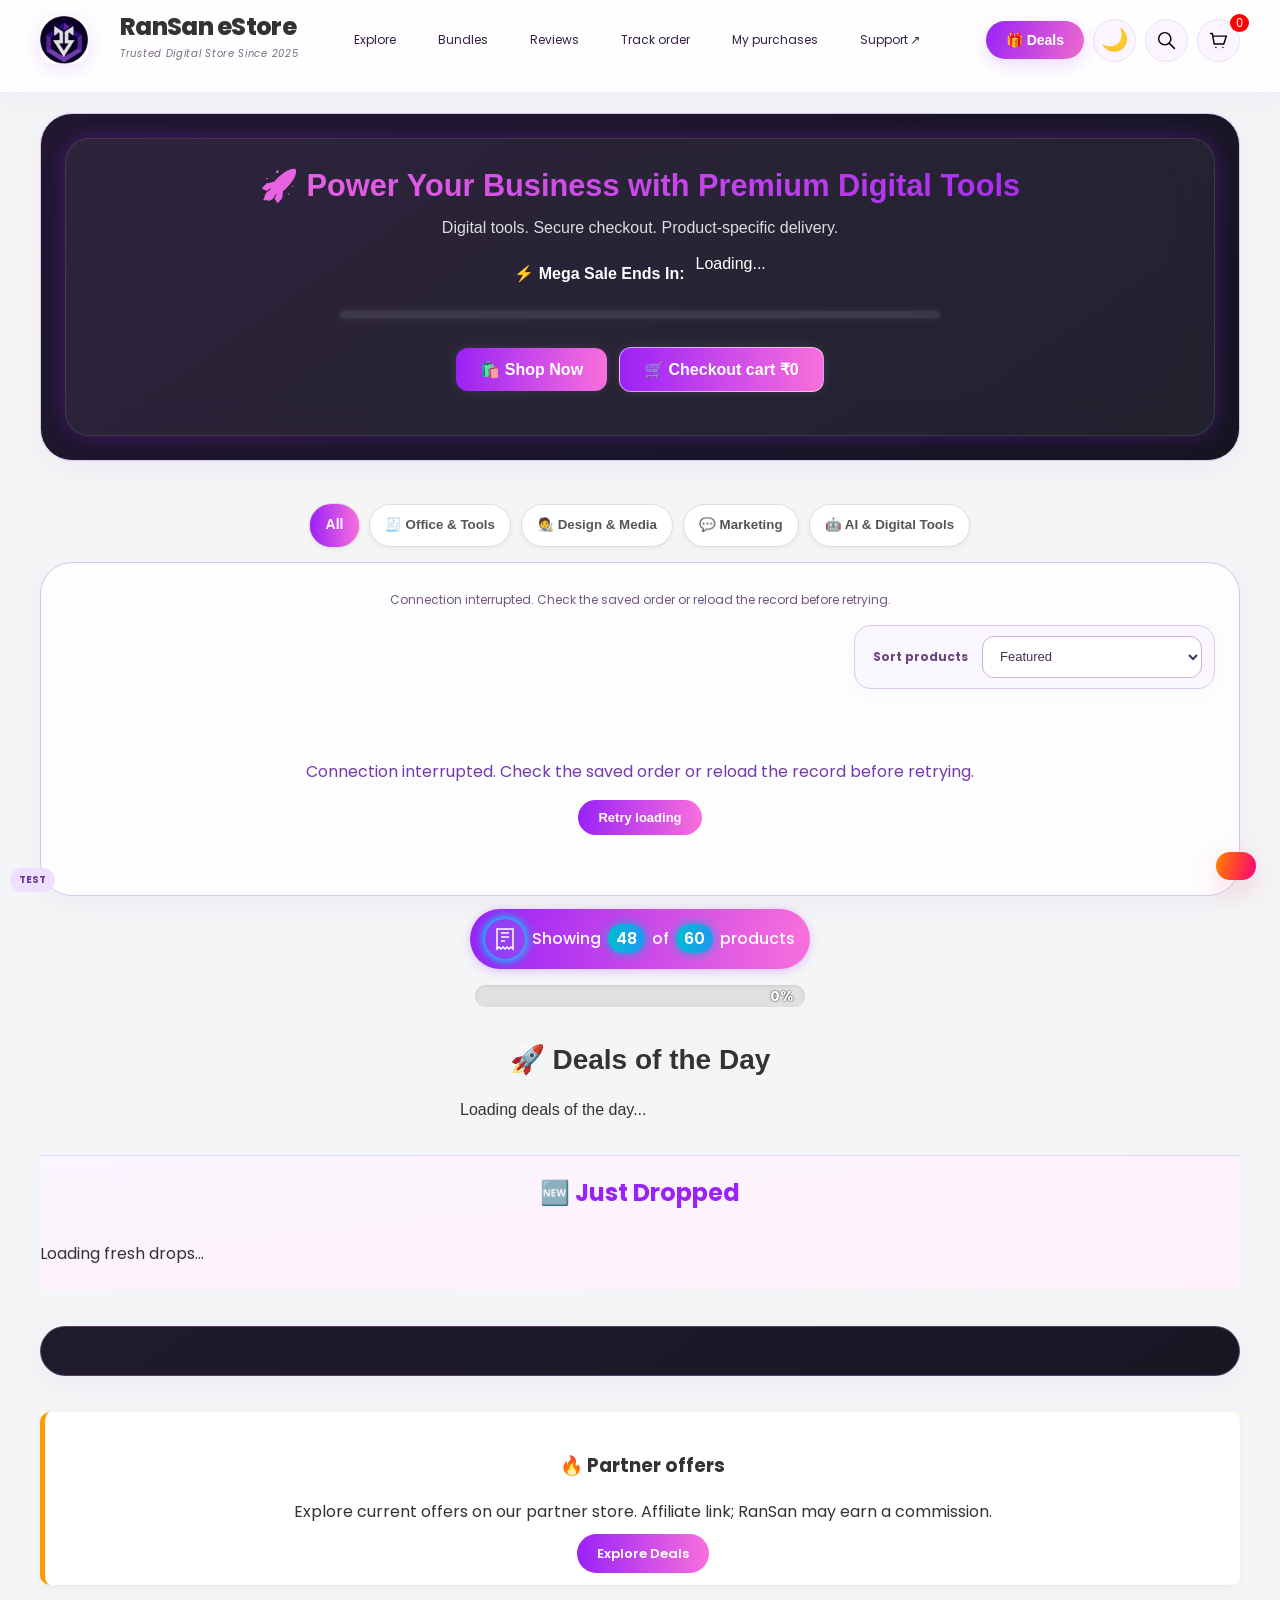
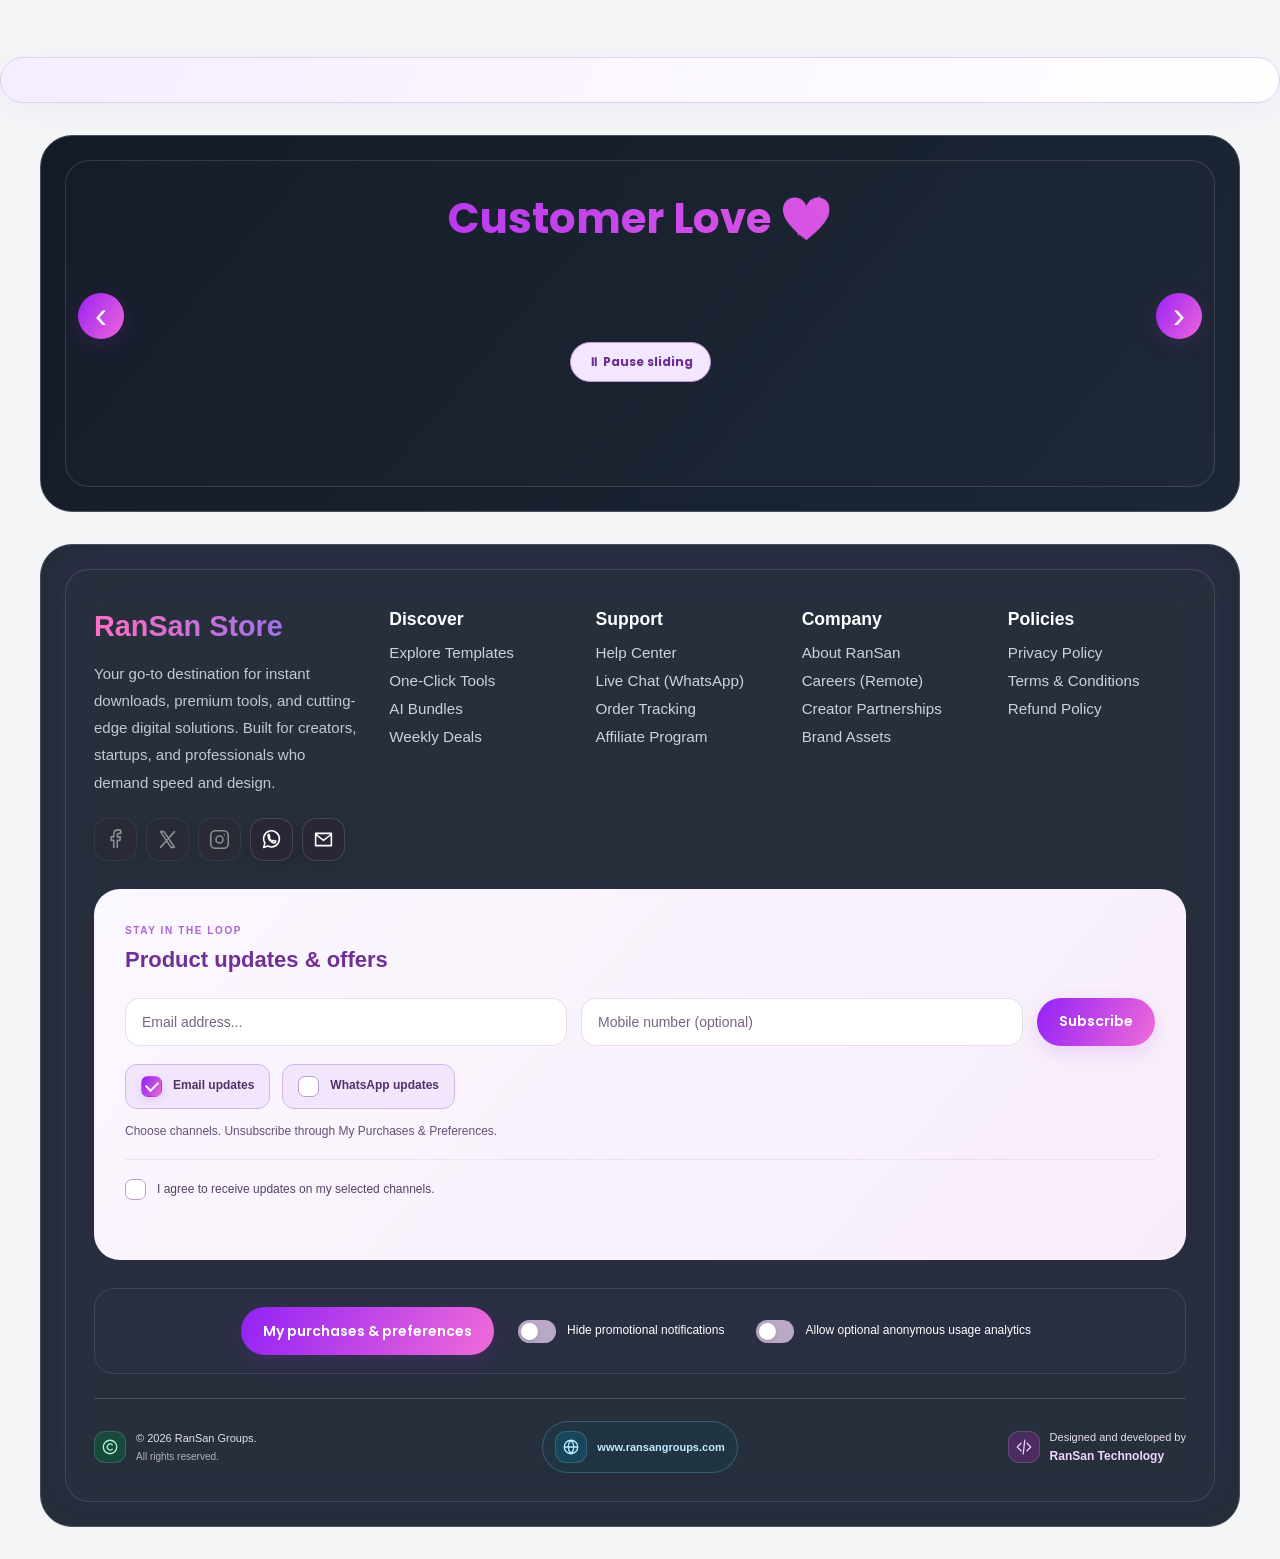
<file: index.html>
<!DOCTYPE html>
<html lang="en">

<head>
  <meta charset="UTF-8" />
  <meta name="viewport" content="width=device-width, initial-scale=1.0, viewport-fit=cover" />
  <meta name="description"
    content="RanSan Groups eStore – Best digital products and deals online. Limited-time offers!">
  <meta name="keywords" content="RanSan, eStore, digital products, best deals, offers">
  <meta name="author" content="RanSan Groups">
  <title>RanSan Groups eStore</title><meta name="theme-color" content="#9a22f6">
  <link rel="stylesheet" href="assets/estore/estore-bundle-1-v25.css?v=25.0.0">
  
  
  <link rel="stylesheet" href="https://cdnjs.cloudflare.com/ajax/libs/font-awesome/6.4.0/css/all.min.css">
  

  <link rel="icon" type="image/png" href="assets/estore/RanSan_Logo_small.png">
  <link href="https://fonts.googleapis.com/css2?family=Poppins:wght@400;600&display=swap" rel="stylesheet">
  
  
  

  


  <link rel="stylesheet" href="assets/estore/estore-bundle-2-v25.css?v=25.0.0">
  

  
  <meta property="og:title" content="RanSan Groups eStore – Digital Deals & Offers" />
  <meta property="og:description"
    content="Explore premium digital products, instant delivery & limited-time discounts!" />
  <meta property="og:image" content="https://www.ransangroups.com/assets/estore/social-share.jpg" />
  <meta property="og:url" content="https://www.ransangroups.com/estore" />
  <meta property="og:type" content="website" />

  
  <meta name="twitter:card" content="summary_large_image" />
  <meta name="twitter:title" content="RanSan Groups eStore – Digital Deals & Offers" />
  <meta name="twitter:description" content="Shop the best digital products & save big at RanSan eStore." />
  <meta name="twitter:image" content="https://www.ransangroups.com/assets/estore/social-share.jpg" />




  <style>
    html {
      scroll-behavior: smooth;
    }


    .buy-btn {
      background: linear-gradient(to right, #9a22f6, #f96fdc);
      color: #fff;
      padding: 10px 20px;
      border-radius: 30px;
      border: none;
      font-weight: 600;
      cursor: pointer;
      transition: background 0.3s ease, transform 0.2s ease;
    }

    .buy-btn:hover {
      background: linear-gradient(45deg, #B833FF, #8224E3);
      transform: translateY(-2px);
      /* ✅ Subtle hover effect */
      box-shadow: 0 4px 12px rgba(0, 0, 0, 0.15);
    }

    #order-processing-overlay {
      position: fixed;
      top: 0;
      left: 0;
      width: 100%;
      height: 100%;
      background: rgba(0, 0, 0, 0.8);
      color: #fff;
      display: flex;
      flex-direction: column;
      justify-content: center;
      align-items: center;
      z-index: 9999;
      font-size: 22px;
      font-family: Poppins, sans-serif;
    }

    @media only screen and (max-width: 769px) {

      .purchase-alert,
      #recent-purchase-popup {
        display: none !important;
        visibility: hidden !important;
        opacity: 0 !important;
        height: 0 !important;
        margin: 0 !important;
        pointer-events: none !important;
      }
    }
  </style>

<link rel="stylesheet" href="assets/estore/estore-bundle-3-v25.css?v=25.0.0"><script src="assets/estore/config.js?v=25.0.0" defer></script><script src="assets/estore/rs-environment.js?v=25.0.0" defer></script><script src="assets/estore/rs-experience.js?v=25.0.0" defer></script><script src="assets/estore/rs-core.js?v=25.0.0" defer></script><script src="assets/estore/rs-format.js?v=25.0.0" defer></script><script src="assets/estore/rs-product-features.js?v=25.0.0" defer></script><script src="assets/estore/store-restored.js?v=25.0.0" defer></script><script src="assets/estore/mobile-shell-v24.js?v=25.0.0" defer></script><link rel="preconnect" href="https://checkout.razorpay.com" crossorigin><link rel="dns-prefetch" href="https://api.razorpay.com"></head>

<body class="rs-restored-store"><span class="rs-env" data-env></span>


  
  <header class="site-header" id="main-header">
    <div class="header-wrapper">
      <div class="header-left">
        <a class="rs-brand-home25" href="https://www.ransangroups.com" target="_blank" rel="noopener noreferrer" aria-label="RanSan Groups website (opens in a new tab)"><img src="assets/estore/RanSan_Logo_small.png" class="logo" alt="RanSan Logo" /></a>

        
        <div class="site-text-group">
          <a class="site-title rs-store-home25" href="#product-section" aria-label="Browse RanSan eStore">RanSan eStore</a>
          <p class="site-tagline">Trusted Digital Store Since 2025</p>
        </div>
      </div>

      <nav class="rs-header-links" aria-label="Store navigation"><a href="#product-section">Explore</a><a href="#comboX-offers">Bundles</a><a href="#customer-love">Reviews</a><button type="button" id="headerTrackOrder">Track order</button><a href="https://wa.me/918148610567" target="_blank" rel="noopener noreferrer">Support ↗</a></nav><div class="header-right"><button type="button" class="rs-mobile-menu21" aria-label="Store navigation menu" aria-expanded="false" aria-controls="rs-mobile-nav21"><svg viewBox="0 0 24 24" width="22" height="22" fill="none" stroke="currentColor" stroke-width="2" stroke-linecap="round" aria-hidden="true"><path d="M4 6h16M4 12h16M4 18h16"/></svg><span class="rs-sr21">Menu</span></button>

        
        <button id="offersToggleBtn" class="offers-toggle-btn">🎁 Deals</button>

        <button id="darkModeToggle" class="icon-btn" aria-label="Toggle store theme">🌙</button>

        <button class="icon-btn" aria-label="Search" id="searchToggle">🔍</button>

        <div id="searchBox" style="display:none;">
          <span id="rs-search-result21" class="rs-sr21" role="status" aria-live="polite"></span><input type="text" id="searchInput" placeholder="Search for products...">
        </div>

        <button class="icon-btn relative" aria-label="Open shopping cart" id="cartButton">
          🛒<span class="cart-badge" id="cart-count">0</span>
        </button>


      </div>
    </div>
  </header>




  
  <div class="hero-wrapper">

    <section class="hero-combo">
      
      <h1>🚀 Power Your Business with Premium Digital Tools</h1>
      <p>Digital tools. Secure checkout. Product-specific delivery.</p>

      <div class="hero-timer-row">
        <div class="hero-timer-label">⚡ Mega Sale Ends In:</div>
        <div class="hero-timer" id="mega-sale-timer">Loading...</div>
      </div>

      <div class="progress-container">
        <div class="progress-bar" id="mega-sale-progress"></div>
      </div>

      <a href="#product-section" id="rotating-cta" class="hero-cta cta-loop">🛍️ Shop Now</a><button id="hero-pay" class="hero-cta rs-hero-cart" type="button">🛒 Checkout cart <span id="hero-cart-total">₹0.00</span></button><p id="purchase-count" class="rs-purchase-count" role="status"></p>
    </section>
  </div>



  
  <aside id="offersPanel" class="offers-panel" aria-label="Deals and updates" aria-hidden="true"><button id="closeOffers" class="rs-icon" aria-label="Close deals">×</button><h3 class="offers-title">🔥 Deals &amp; offers</h3><div id="panelDeals"></div><section id="partnerOffers" class="rs-partner-section" aria-label="Partner offers"></section><hr><h4 class="offers-subtitle">Stay updated</h4><form id="offerForm"><input type="email" name="email" class="offer-input" placeholder="Email address" required aria-label="Email address"><input type="tel" name="phone" class="offer-input" placeholder="Mobile (optional)" aria-label="Mobile number"><label class="rs-consent"><input name="consent" type="checkbox" required> Send me product updates by email and, if supplied, WhatsApp.</label><button class="buy-btn" type="submit">Subscribe</button></form></aside>
<div class="category-nav-wrapper">

    
    <div class="category-tabs desktop-only">
      <button class="category-btn active" data-category="all">All</button>
      <button class="category-btn" data-category="office">🧾 Office & Tools</button>
      <button class="category-btn" data-category="design">🧑‍🎨 Design & Media</button>
      <button class="category-btn" data-category="marketing">💬 Marketing</button>
      <button class="category-btn" data-category="ai">🤖 AI & Digital Tools</button>
    </div>

    
    <div class="mobile-category-toggle mobile-only">
      <button id="toggleCategoryMenu" class="category-btn">☰ Categories</button>
    </div>

    
    <div id="mobileCategoryMenu" class="mobile-category-menu">
      <button class="category-btn" data-category="all">All</button>
      <button class="category-btn" data-category="office">🧾 Office & Tools</button>
      <button class="category-btn" data-category="design">🧑‍🎨 Design & Media</button>
      <button class="category-btn" data-category="marketing">💬 Marketing</button>
      <button class="category-btn" data-category="ai">🤖 AI & Digital Tools</button>
    </div>

  </div>

  <main id="product-section" class="rs-catalogue-container">
    <p id="catalogue-status" class="rs-catalogue-status" role="status" aria-live="polite"></p>
    <div id="productGrid" class="product-grid transition-all duration-300 opacity-100">
      
    </div>
  </main>

  <div id="observer-anchor" style="height: 1px;"></div>

  <div class="counter-wrapper">
    <div id="product-counter" class="product-counter-ui">
      <span class="icon-ring">
        <svg class="receipt-icon" viewBox="0 0 24 24" fill="none">
          <path d="M4 2V22L6 20L8 22L10 20L12 22L14 20L16 22L18 20L20 22V2H4Z" stroke="currentColor"
            stroke-width="1.5" />
          <line x1="8" y1="6" x2="16" y2="6" stroke="currentColor" stroke-width="1.5" />
          <line x1="8" y1="10" x2="16" y2="10" stroke="currentColor" stroke-width="1.5" />
          <line x1="8" y1="14" x2="12" y2="14" stroke="currentColor" stroke-width="1.5" />
        </svg>
      </span>
      Showing <strong class="highlight-number">48</strong> of <strong class="highlight-number">60</strong> products
    </div>
    <div class="custom-progress-bar">
      <div class="progress-bar-fill" id="progressBarFill"></div>
      <span class="progress-label" id="progressLabel">0%</span>
    </div>
  </div>

  <div id="loading-spinner" style="display:none; text-align:center; margin: 20px 0;">
    <div class="spinner"></div>
  </div>

  <div class="text-center mt-4 rs-load-more23">
    <button id="loadMoreBtn" class="load-more-btn" style="display: none;">Load More</button>
  </div>





  
  <section id="deals-of-the-day" class="dotd-section">
    <h2 class="dotd-heading">🚀 Deals of the Day</h2>
    <div class="dotd-grid" id="dotd-container">
      Loading deals of the day...
    </div>
  </section>

  




  
  <section id="just-dropped-section" class="section-block fade-up">
    <h2 class="section-title themed-text">🆕 Just Dropped</h2>
    <div id="just-dropped" class="just-dropped-row">
      <p>Loading fresh drops...</p>
    </div>
  </section>



  
  
  <section id="comboX-offers" class="comboX-wrapper"></section>



  <section id="rs-partner-showcase" class="rs-partner-showcase" aria-label="Partner offers"></section>
  <section id="amazon-banner" class="amazon-banner">
    <div class="amazon-box">
      <h3>🔥 Partner offers</h3>
      <p>Explore current offers on our partner store. Affiliate link; RanSan may earn a commission.</p>
      <a href="https://amzn.to/4lwo4b0" target="_blank" rel="sponsored noopener noreferrer" class="buy-btn">Explore Deals</a>
    </div>
  </section>




  
  <section id="rs-content21" class="rs-content21"></section><section id="rs-finder21" class="rs-finder21"></section>
  <section class="estore_testimonial-wrap" id="customer-love">
    <div class="estore_testimonial-section">
      <h2 class="estore_testimonial-title">Customer Love 💖</h2>
      <div class="swiper estore_testimonial-swiper">
        <div class="swiper-wrapper">
          
        </div>
        <button type="button" class="swiper-button-prev" aria-label="Previous testimonials">‹</button>
        <button type="button" class="swiper-button-next" aria-label="Next testimonials">›</button>
        <div class="swiper-pagination" aria-label="Testimonial pages"></div><button type="button" id="testimonial-autoplay" class="rs-testimonial-pause">⏸ Pause sliding</button>
      </div>
    </div>
  </section>


  <div class="estore_footer-wrapper">
    <footer id="rs-store-footer25" class="estore_footer-glass">
      <div class="estore_footer-grid">

        
        <div class="estore_footer-brand">
          <h2><a class="rs-store-home25" href="#product-section">RanSan Store</a></h2>
          <p>Your go-to destination for instant downloads, premium tools, and cutting-edge digital solutions. Built for
            creators, startups, and professionals who demand speed and design.</p>

          <div class="estore_footer-socials-subscribe">
            
            <div class="estore_footer-icons">
              <a href="#" title="Facebook">📘</a>
              <a href="#" title="Twitter">🐦</a>
              <a href="#" title="Instagram">📸</a>
              <a href="https://wa.me/918148610567" title="WhatsApp" target="_blank">💬</a>
              <a href="mailto:support@ransangroups.com" title="Email" target="_blank">📧</a>
            </div>

            
            
          </div>
        </div>

        
        <div class="estore_footer-column">
          <h4>Discover</h4>
          <ul>
            <li><a href="#">Explore Templates</a></li>
            <li><a href="#">One-Click Tools</a></li>
            <li><a href="#">AI Bundles</a></li>
            <li><a href="#">Weekly Deals</a></li>
          </ul>
        </div>

        <div class="estore_footer-column">
          <h4>Support</h4>
          <ul>
            <li><a href="#">Help Center</a></li>
            <li><a href="#">Live Chat (WhatsApp)</a></li>
            <li><a href="#">Order Tracking</a></li>
            <li><a href="#">Affiliate Program</a></li>
          </ul>
        </div>

        <div class="estore_footer-column">
          <h4>Company</h4>
          <ul>
            <li><a href="about.html">About RanSan</a></li>
            <li><a href="#">Careers (Remote)</a></li>
            <li><a href="#">Creator Partnerships</a></li>
            <li><a href="#">Brand Assets</a></li>
          </ul>
        </div>

        <div class="estore_footer-column">
          <h4>Policies</h4>
          <ul>
            <li><a href="privacy.html" target="_blank">Privacy Policy</a></li>
            <li><a href="terms.html" target="_blank">Terms & Conditions</a></li>
            <li><a href="refund.html" target="_blank">Refund Policy</a></li>
          </ul>
        </div>

      </div>
      <div class="newsletter-wrapper"><h4 class="rs-newsletter-title">Product updates &amp; offers</h4>
              <form class="newsletter-box" id="newsletter">
                <input type="email" id="newsletter-email" name="email" required placeholder="Email address..." aria-label="Email address for updates" />
                <input type="tel" id="newsletter-phone" name="phone" placeholder="Mobile number (optional)" aria-label="Mobile number for updates" />
                <button id="subscribe-btn" type="submit">Subscribe</button><label class="rs-consent"><input type="checkbox" id="newsletter-consent" name="consent" required> <span>I agree to receive email and WhatsApp product updates.</span></label></form>
              <div class="newsletter-feedback" id="newsletter-error"></div>
            </div>
      <div class="estore_footer-bottom rs-footer-bottom25">
        <div class="rs-footer-copyright25"><span class="rs-footer-icon25 rs-footer-mint25"><svg viewBox="0 0 24 24" width="18" height="18" fill="none" stroke="currentColor" stroke-width="1.7" stroke-linecap="round" stroke-linejoin="round" aria-hidden="true"><path d="M21 12a9 9 0 1 0-18 0 9 9 0 0 0 18 0M15 9a4 4 0 1 0 0 6"/></svg></span><span>&copy; <span data-year></span> RanSan Groups.<br><small>All rights reserved.</small></span></div>
        <a class="rs-footer-website25" href="https://www.ransangroups.com" target="_blank" rel="noopener noreferrer"><span class="rs-footer-icon25 rs-footer-blue25"><svg viewBox="0 0 24 24" width="18" height="18" fill="none" stroke="currentColor" stroke-width="1.7" stroke-linecap="round" stroke-linejoin="round" aria-hidden="true"><path d="M21 12a9 9 0 1 0-18 0 9 9 0 0 0 18 0M3 12h18M12 3c5 5 5 13 0 18-5-5-5-13 0-18"/></svg></span><span>www.ransangroups.com</span></a>
        <div class="rs-footer-credit25"><span class="rs-footer-icon25 rs-footer-violet25"><svg viewBox="0 0 24 24" width="18" height="18" fill="none" stroke="currentColor" stroke-width="1.7" stroke-linecap="round" stroke-linejoin="round" aria-hidden="true"><path d="m8 7-5 5 5 5m8-10 5 5-5 5m-3-14-2 18"/></svg></span><span>Designed and developed by <strong>RanSan Technology</strong></span></div>
      </div>
    </footer>
</div>
<div id="flash-deals-ticker" class="fd-ticker"><div class="fd-ticker-content"></div></div><div id="popup" class="popup" role="status" aria-live="polite"></div><button id="backToTop" class="back-to-top" aria-label="Back to top">↑</button>
</body></html>
</file>
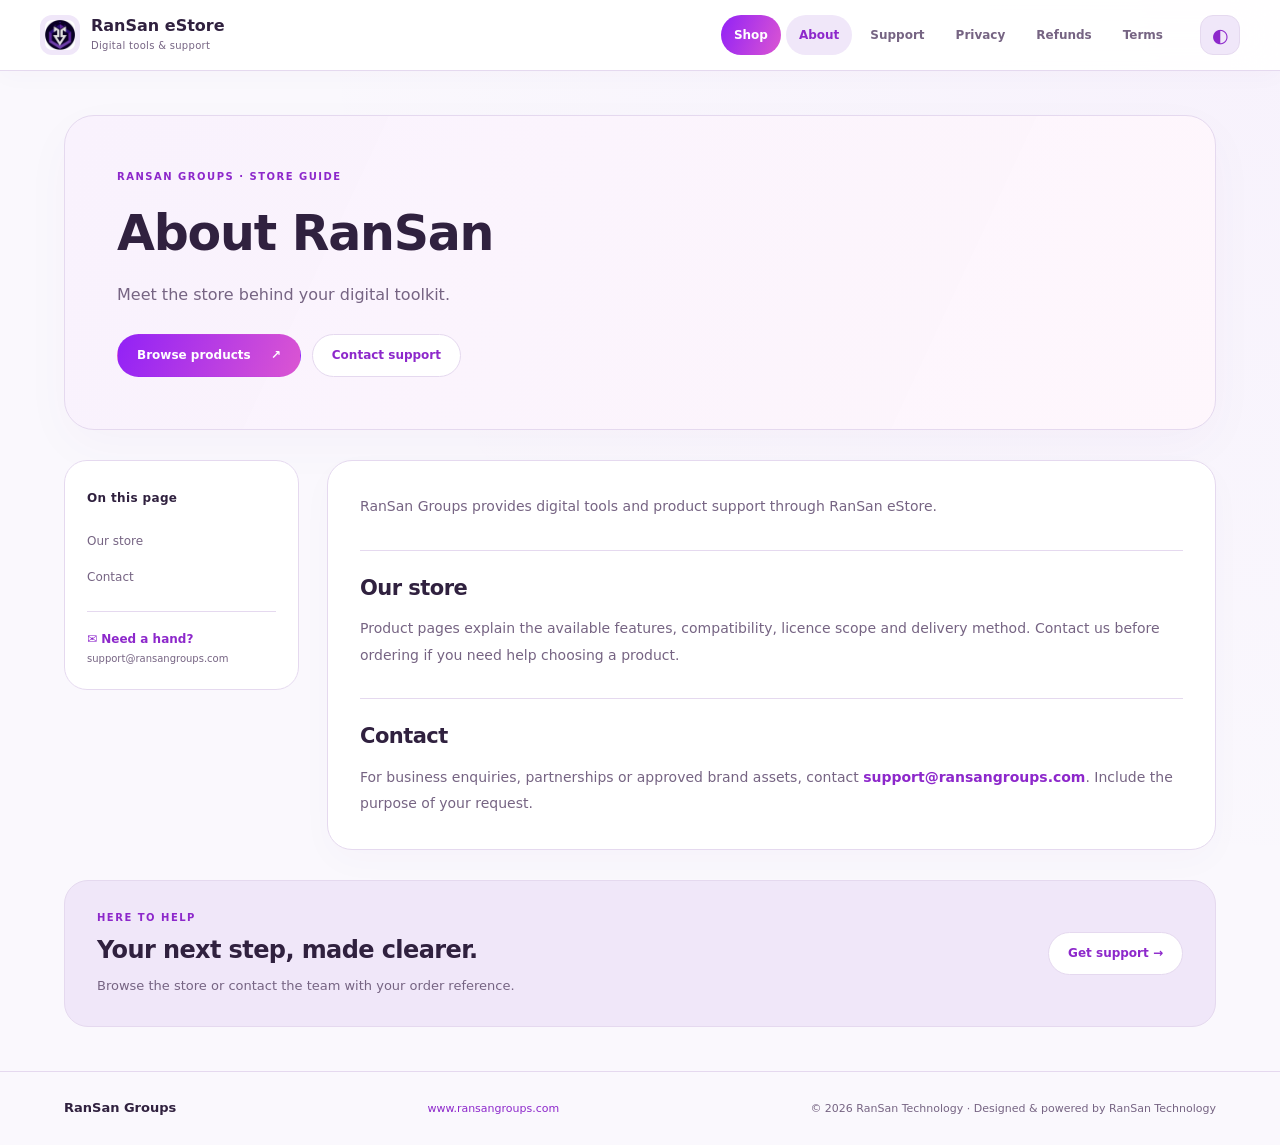
<file: about.html>
<!doctype html><html lang="en"><head><meta charset="utf-8"><meta name="viewport" content="width=device-width,initial-scale=1"><title>About RanSan | RanSan eStore</title><link rel="stylesheet" href="assets/estore/rs-components.css?v=25.0.0"><link rel="stylesheet" href="assets/estore/experience-v14.css?v=25.0.0"><script src="assets/estore/config.js?v=25.0.0" defer></script><script src="assets/estore/rs-info.js?v=25.0.0" defer></script><meta name="theme-color" content="#f7f1fc"><link rel="stylesheet" href="assets/estore/info-v18.css?v=25.0.0"></head><body class="rs-info-body"><a class="rs-info-skip18" href="#main-content">Skip to content</a><header class="rs-info-header18"><a class="rs-info-brand18" href="estore.html"><img src="assets/estore/RanSan_Logo_small.png" alt="RanSan Groups" width="40" height="40"><span><strong>RanSan eStore</strong><small>Digital tools &amp; support</small></span></a><div class="rs-info-tools18"><button type="button" class="rs-info-theme18" aria-label="Toggle colour theme" aria-pressed="false">◐</button><button type="button" class="rs-info-menu18" aria-label="Toggle navigation" aria-controls="info-navigation" aria-expanded="false">☰</button></div><nav id="info-navigation" class="rs-info-nav" aria-label="Main navigation"><a href="estore.html" class="rs-info-shop18">Shop</a><a href="about.html">About</a><a href="support.html">Support</a><a href="privacy.html">Privacy</a><a href="refund.html">Refunds</a><a href="terms.html">Terms</a></nav></header><main id="main-content" class="rs-info-page"><section class="rs-info-hero18"><span class="rs-info-eyebrow18">RANSAN GROUPS · STORE GUIDE</span><h1>About RanSan</h1><p>Meet the store behind your digital toolkit.</p><div class="rs-info-hero-actions18"><a href="estore.html">Browse products <span aria-hidden="true">↗</span></a><a href="support.html">Contact support</a></div></section><div class="rs-info-layout18"><aside class="rs-info-aside18" aria-label="On this page"><strong>On this page</strong><nav id="info-contents" aria-label="Page contents"></nav><a class="rs-info-help18" href="mailto:support@ransangroups.com"><span aria-hidden="true">✉</span> Need a hand?<small>support@ransangroups.com</small></a></aside><article><p>RanSan Groups provides digital tools and product support through RanSan eStore.</p><h2 id="brand">Our store</h2><p>Product pages explain the available features, compatibility, licence scope and delivery method. Contact us before ordering if you need help choosing a product.</p><h2 id="contact">Contact</h2><p>For business enquiries, partnerships or approved brand assets, contact <a href="mailto:support@ransangroups.com">support@ransangroups.com</a>. Include the purpose of your request.</p></article></div><section class="rs-info-bottom18"><div><span class="rs-info-eyebrow18">HERE TO HELP</span><h2>Your next step, made clearer.</h2><p>Browse the store or contact the team with your order reference.</p></div><a href="support.html">Get support →</a></section></main><footer class="rs-info-footer18"><strong>RanSan Groups</strong><a href="https://www.ransangroups.com">www.ransangroups.com</a><span>© 2026 RanSan Technology · Designed &amp; powered by RanSan Technology</span></footer></body></html>
</file>
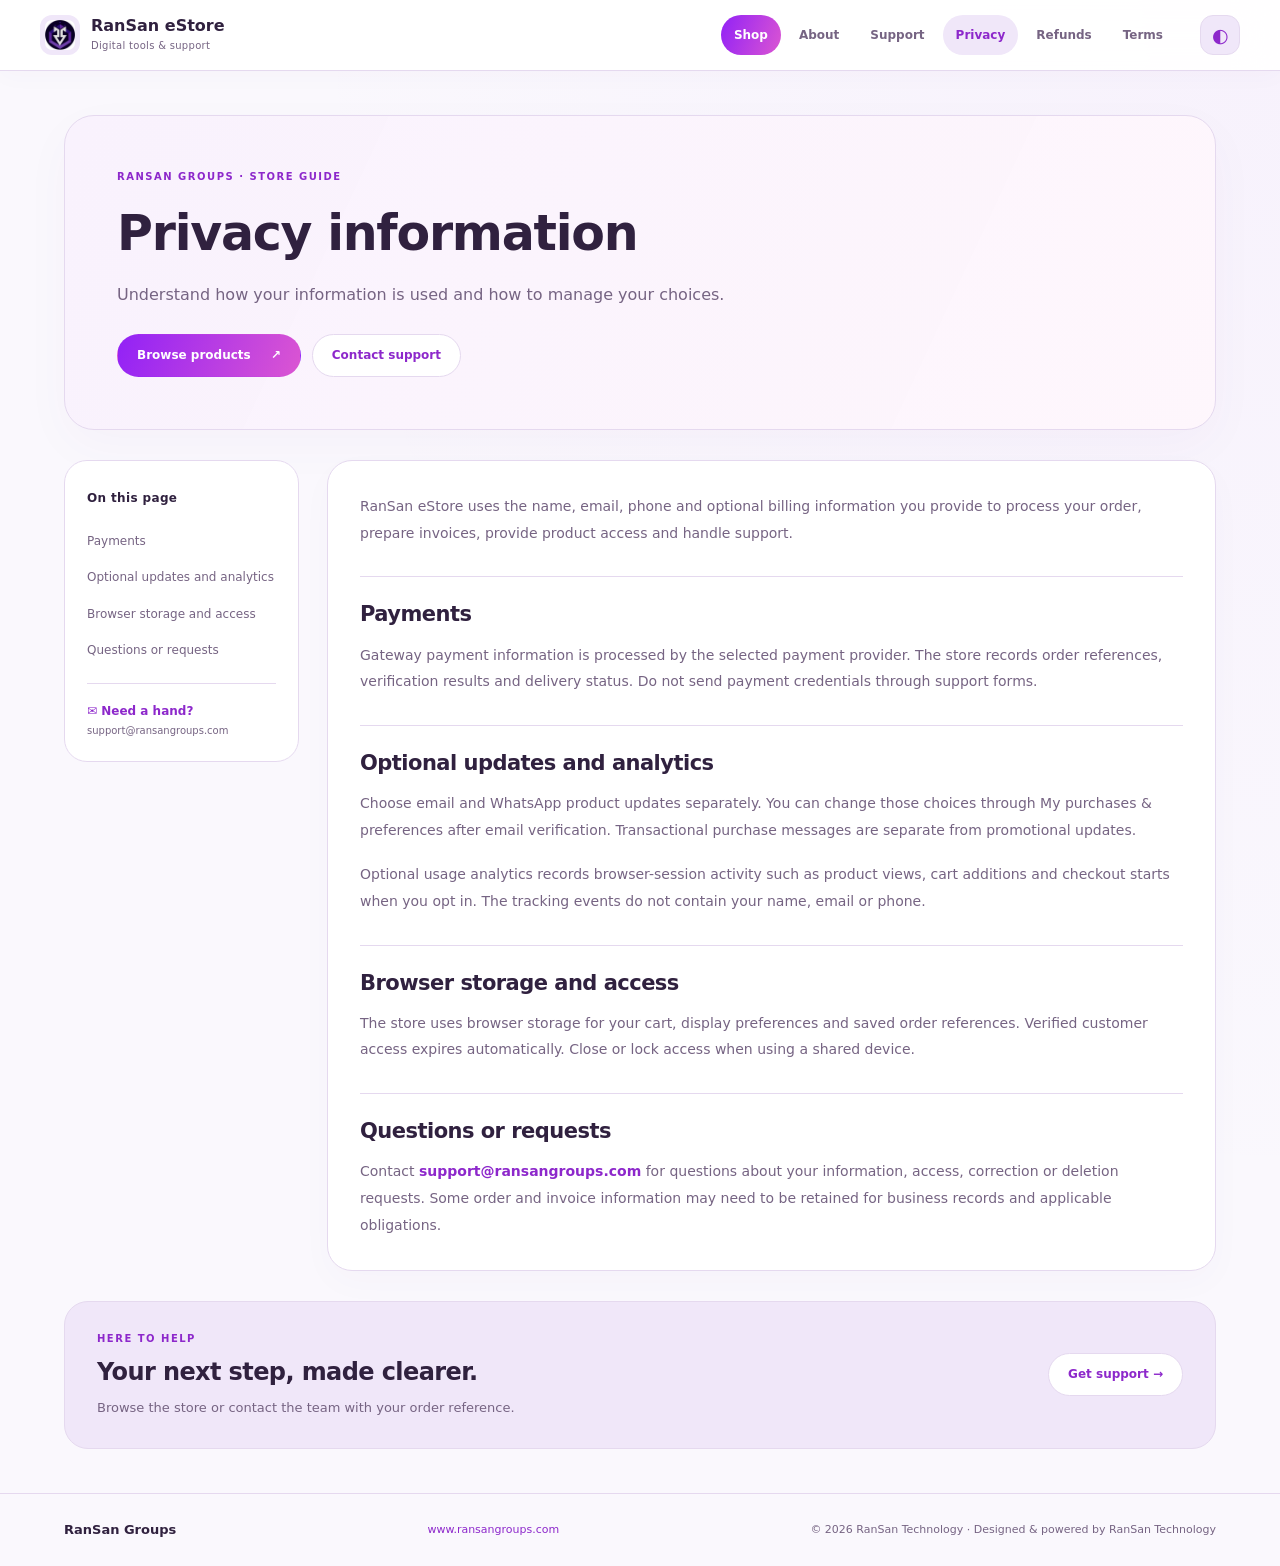
<file: privacy.html>
<!doctype html><html lang="en"><head><meta charset="utf-8"><meta name="viewport" content="width=device-width,initial-scale=1"><title>Privacy information | RanSan eStore</title><link rel="stylesheet" href="assets/estore/rs-components.css?v=25.0.0"><link rel="stylesheet" href="assets/estore/experience-v14.css?v=25.0.0"><script src="assets/estore/config.js?v=25.0.0" defer></script><script src="assets/estore/rs-info.js?v=25.0.0" defer></script><meta name="theme-color" content="#f7f1fc"><link rel="stylesheet" href="assets/estore/info-v18.css?v=25.0.0"></head><body class="rs-info-body"><a class="rs-info-skip18" href="#main-content">Skip to content</a><header class="rs-info-header18"><a class="rs-info-brand18" href="estore.html"><img src="assets/estore/RanSan_Logo_small.png" alt="RanSan Groups" width="40" height="40"><span><strong>RanSan eStore</strong><small>Digital tools &amp; support</small></span></a><div class="rs-info-tools18"><button type="button" class="rs-info-theme18" aria-label="Toggle colour theme" aria-pressed="false">◐</button><button type="button" class="rs-info-menu18" aria-label="Toggle navigation" aria-controls="info-navigation" aria-expanded="false">☰</button></div><nav id="info-navigation" class="rs-info-nav" aria-label="Main navigation"><a href="estore.html" class="rs-info-shop18">Shop</a><a href="about.html">About</a><a href="support.html">Support</a><a href="privacy.html">Privacy</a><a href="refund.html">Refunds</a><a href="terms.html">Terms</a></nav></header><main id="main-content" class="rs-info-page"><section class="rs-info-hero18"><span class="rs-info-eyebrow18">RANSAN GROUPS · STORE GUIDE</span><h1>Privacy information</h1><p>Understand how your information is used and how to manage your choices.</p><div class="rs-info-hero-actions18"><a href="estore.html">Browse products <span aria-hidden="true">↗</span></a><a href="support.html">Contact support</a></div></section><div class="rs-info-layout18"><aside class="rs-info-aside18" aria-label="On this page"><strong>On this page</strong><nav id="info-contents" aria-label="Page contents"></nav><a class="rs-info-help18" href="mailto:support@ransangroups.com"><span aria-hidden="true">✉</span> Need a hand?<small>support@ransangroups.com</small></a></aside><article><p>RanSan eStore uses the name, email, phone and optional billing information you provide to process your order, prepare invoices, provide product access and handle support.</p><h2>Payments</h2><p>Gateway payment information is processed by the selected payment provider. The store records order references, verification results and delivery status. Do not send payment credentials through support forms.</p><h2>Optional updates and analytics</h2><p>Choose email and WhatsApp product updates separately. You can change those choices through My purchases &amp; preferences after email verification. Transactional purchase messages are separate from promotional updates.</p><p>Optional usage analytics records browser-session activity such as product views, cart additions and checkout starts when you opt in. The tracking events do not contain your name, email or phone.</p><h2>Browser storage and access</h2><p>The store uses browser storage for your cart, display preferences and saved order references. Verified customer access expires automatically. Close or lock access when using a shared device.</p><h2>Questions or requests</h2><p>Contact <a href="mailto:support@ransangroups.com">support@ransangroups.com</a> for questions about your information, access, correction or deletion requests. Some order and invoice information may need to be retained for business records and applicable obligations.</p></article></div><section class="rs-info-bottom18"><div><span class="rs-info-eyebrow18">HERE TO HELP</span><h2>Your next step, made clearer.</h2><p>Browse the store or contact the team with your order reference.</p></div><a href="support.html">Get support →</a></section></main><footer class="rs-info-footer18"><strong>RanSan Groups</strong><a href="https://www.ransangroups.com">www.ransangroups.com</a><span>© 2026 RanSan Technology · Designed &amp; powered by RanSan Technology</span></footer></body></html>
</file>
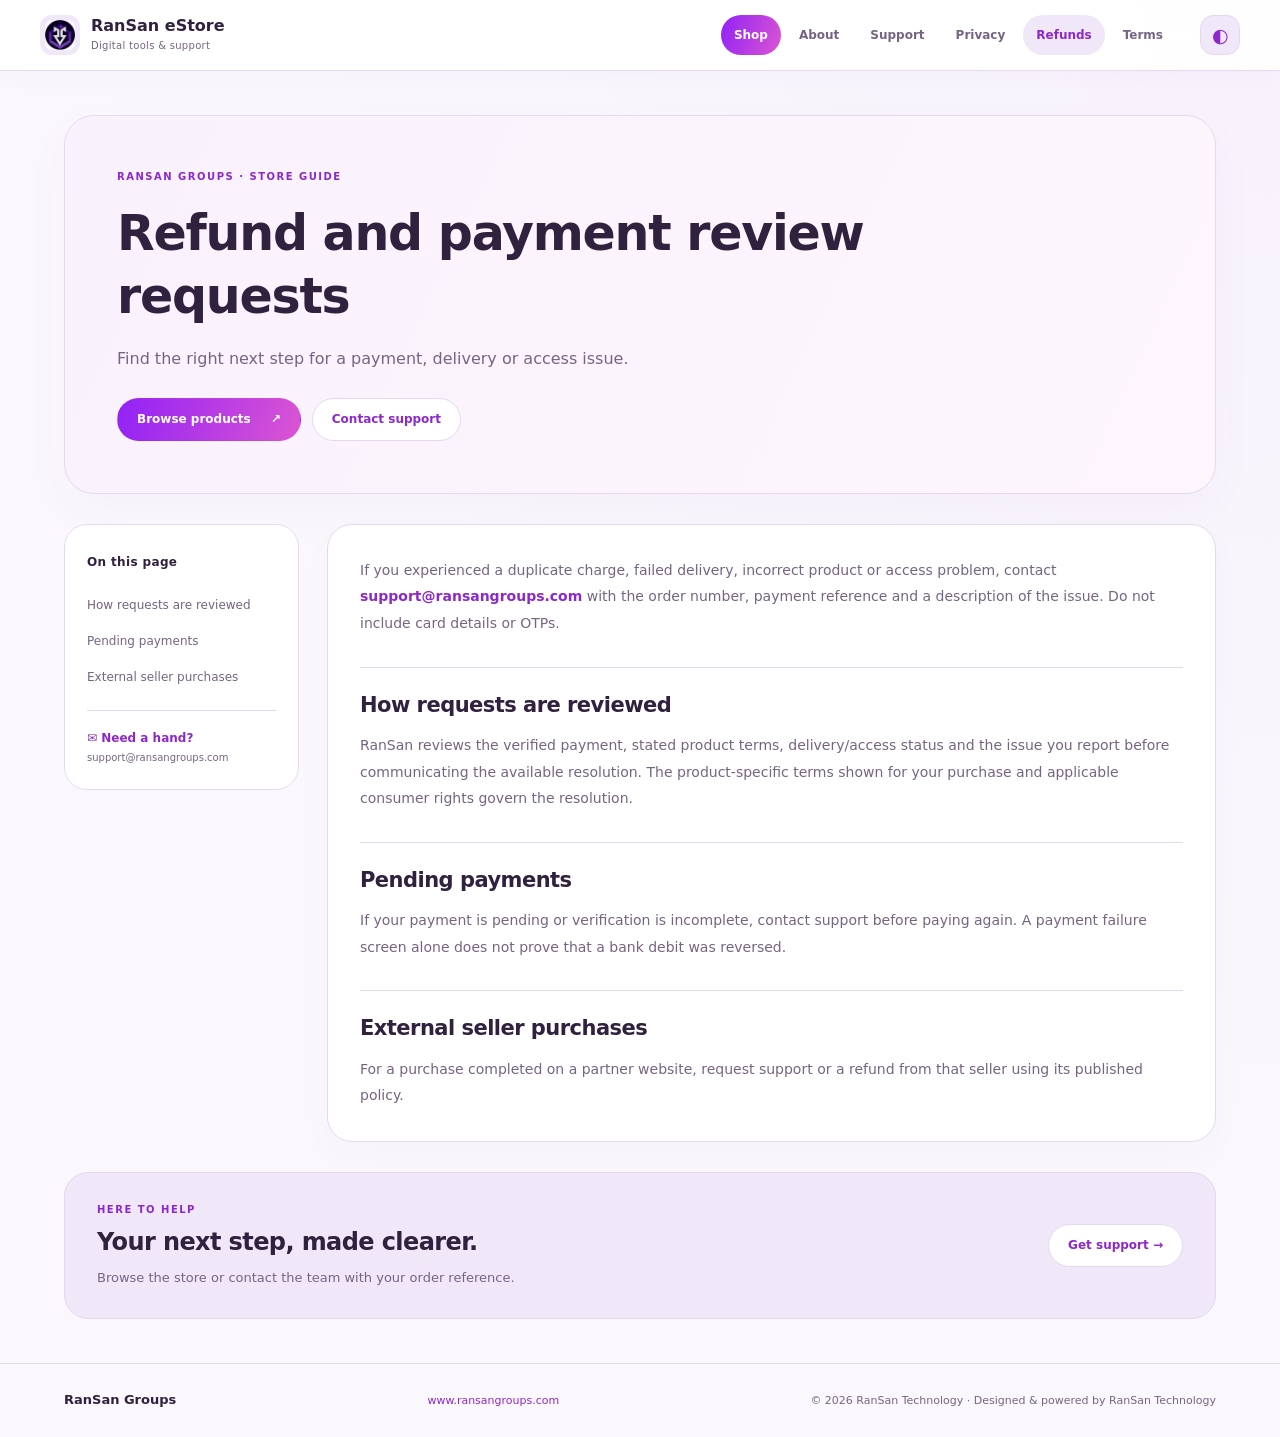
<file: refund.html>
<!doctype html><html lang="en"><head><meta charset="utf-8"><meta name="viewport" content="width=device-width,initial-scale=1"><title>Refund and payment review requests | RanSan eStore</title><link rel="stylesheet" href="assets/estore/rs-components.css?v=25.0.0"><link rel="stylesheet" href="assets/estore/experience-v14.css?v=25.0.0"><script src="assets/estore/config.js?v=25.0.0" defer></script><script src="assets/estore/rs-info.js?v=25.0.0" defer></script><meta name="theme-color" content="#f7f1fc"><link rel="stylesheet" href="assets/estore/info-v18.css?v=25.0.0"></head><body class="rs-info-body"><a class="rs-info-skip18" href="#main-content">Skip to content</a><header class="rs-info-header18"><a class="rs-info-brand18" href="estore.html"><img src="assets/estore/RanSan_Logo_small.png" alt="RanSan Groups" width="40" height="40"><span><strong>RanSan eStore</strong><small>Digital tools &amp; support</small></span></a><div class="rs-info-tools18"><button type="button" class="rs-info-theme18" aria-label="Toggle colour theme" aria-pressed="false">◐</button><button type="button" class="rs-info-menu18" aria-label="Toggle navigation" aria-controls="info-navigation" aria-expanded="false">☰</button></div><nav id="info-navigation" class="rs-info-nav" aria-label="Main navigation"><a href="estore.html" class="rs-info-shop18">Shop</a><a href="about.html">About</a><a href="support.html">Support</a><a href="privacy.html">Privacy</a><a href="refund.html">Refunds</a><a href="terms.html">Terms</a></nav></header><main id="main-content" class="rs-info-page"><section class="rs-info-hero18"><span class="rs-info-eyebrow18">RANSAN GROUPS · STORE GUIDE</span><h1>Refund and payment review requests</h1><p>Find the right next step for a payment, delivery or access issue.</p><div class="rs-info-hero-actions18"><a href="estore.html">Browse products <span aria-hidden="true">↗</span></a><a href="support.html">Contact support</a></div></section><div class="rs-info-layout18"><aside class="rs-info-aside18" aria-label="On this page"><strong>On this page</strong><nav id="info-contents" aria-label="Page contents"></nav><a class="rs-info-help18" href="mailto:support@ransangroups.com"><span aria-hidden="true">✉</span> Need a hand?<small>support@ransangroups.com</small></a></aside><article><p>If you experienced a duplicate charge, failed delivery, incorrect product or access problem, contact <a href="mailto:support@ransangroups.com">support@ransangroups.com</a> with the order number, payment reference and a description of the issue. Do not include card details or OTPs.</p><h2>How requests are reviewed</h2><p>RanSan reviews the verified payment, stated product terms, delivery/access status and the issue you report before communicating the available resolution. The product-specific terms shown for your purchase and applicable consumer rights govern the resolution.</p><h2>Pending payments</h2><p>If your payment is pending or verification is incomplete, contact support before paying again. A payment failure screen alone does not prove that a bank debit was reversed.</p><h2>External seller purchases</h2><p>For a purchase completed on a partner website, request support or a refund from that seller using its published policy.</p></article></div><section class="rs-info-bottom18"><div><span class="rs-info-eyebrow18">HERE TO HELP</span><h2>Your next step, made clearer.</h2><p>Browse the store or contact the team with your order reference.</p></div><a href="support.html">Get support →</a></section></main><footer class="rs-info-footer18"><strong>RanSan Groups</strong><a href="https://www.ransangroups.com">www.ransangroups.com</a><span>© 2026 RanSan Technology · Designed &amp; powered by RanSan Technology</span></footer></body></html>
</file>
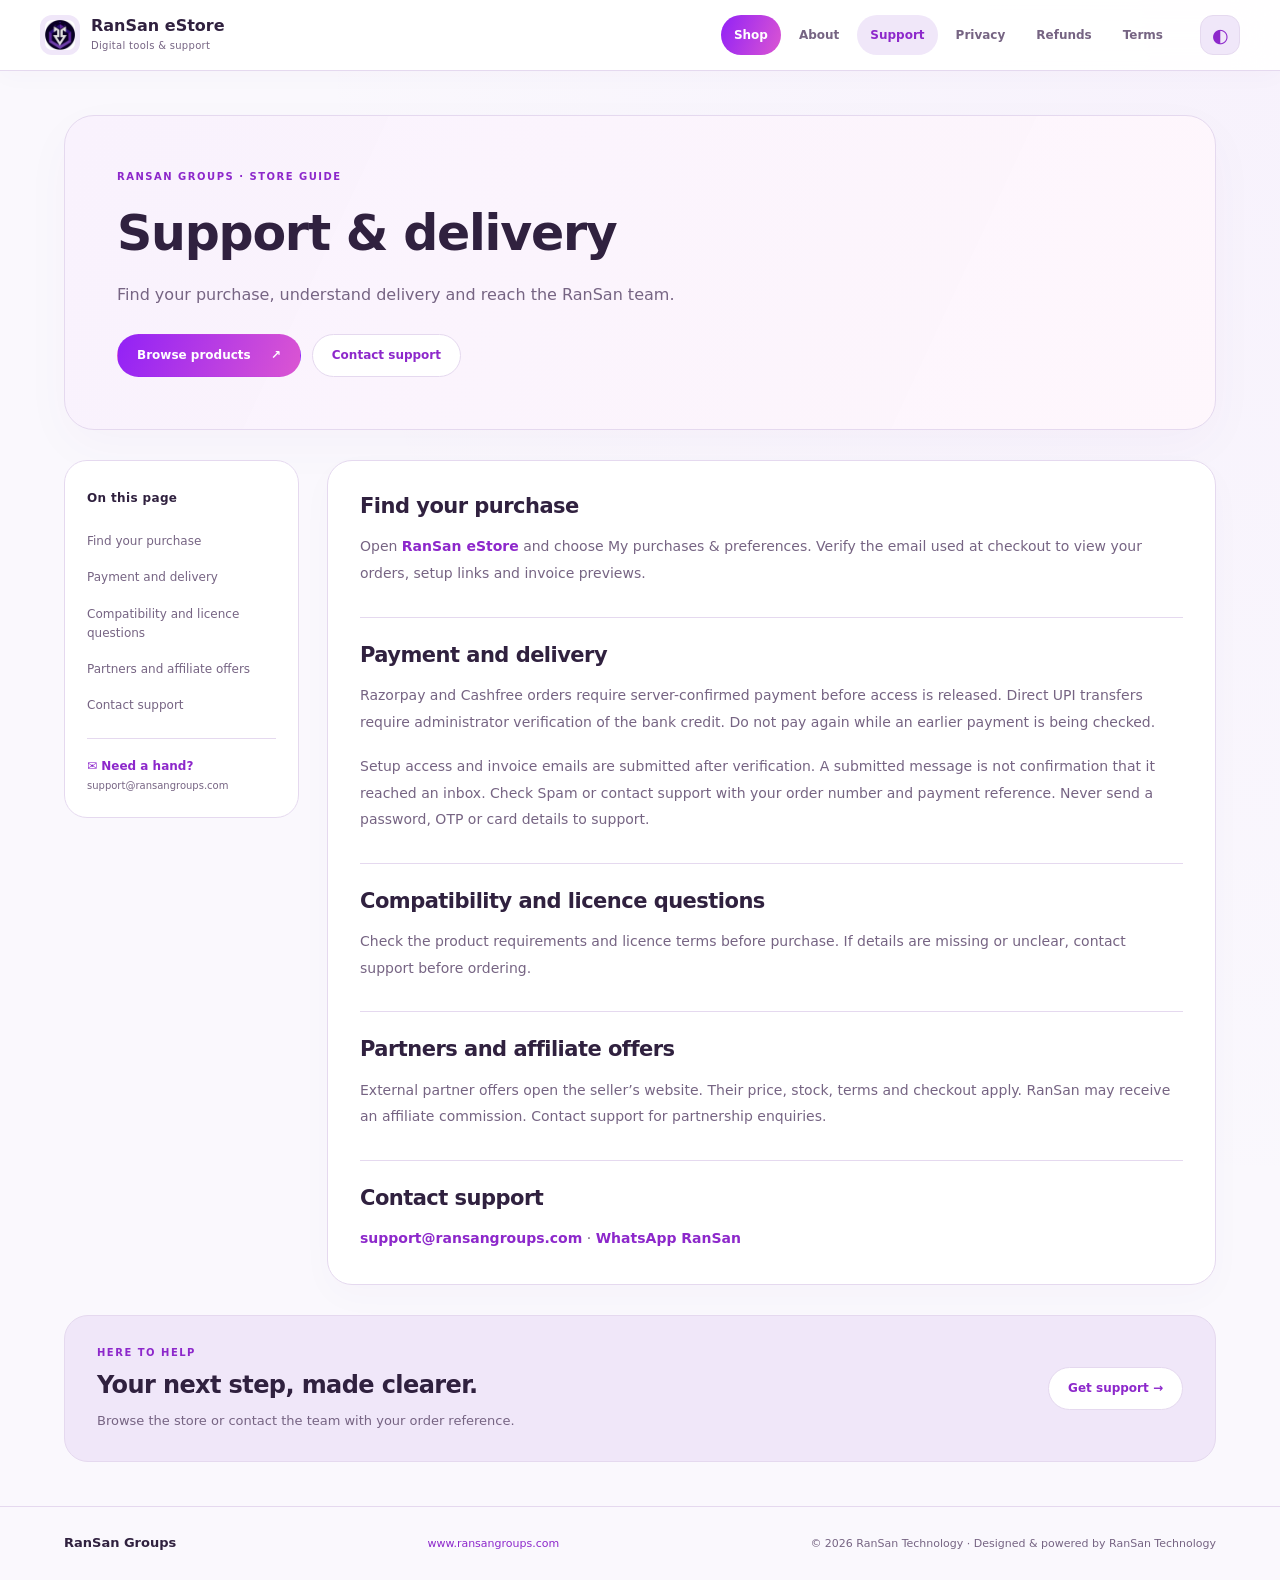
<file: support.html>
<!doctype html><html lang="en"><head><meta charset="utf-8"><meta name="viewport" content="width=device-width,initial-scale=1"><title>Support & delivery | RanSan eStore</title><link rel="stylesheet" href="assets/estore/rs-components.css?v=25.0.0"><link rel="stylesheet" href="assets/estore/experience-v14.css?v=25.0.0"><script src="assets/estore/config.js?v=25.0.0" defer></script><script src="assets/estore/rs-info.js?v=25.0.0" defer></script><meta name="theme-color" content="#f7f1fc"><link rel="stylesheet" href="assets/estore/info-v18.css?v=25.0.0"></head><body class="rs-info-body"><a class="rs-info-skip18" href="#main-content">Skip to content</a><header class="rs-info-header18"><a class="rs-info-brand18" href="estore.html"><img src="assets/estore/RanSan_Logo_small.png" alt="RanSan Groups" width="40" height="40"><span><strong>RanSan eStore</strong><small>Digital tools &amp; support</small></span></a><div class="rs-info-tools18"><button type="button" class="rs-info-theme18" aria-label="Toggle colour theme" aria-pressed="false">◐</button><button type="button" class="rs-info-menu18" aria-label="Toggle navigation" aria-controls="info-navigation" aria-expanded="false">☰</button></div><nav id="info-navigation" class="rs-info-nav" aria-label="Main navigation"><a href="estore.html" class="rs-info-shop18">Shop</a><a href="about.html">About</a><a href="support.html">Support</a><a href="privacy.html">Privacy</a><a href="refund.html">Refunds</a><a href="terms.html">Terms</a></nav></header><main id="main-content" class="rs-info-page"><section class="rs-info-hero18"><span class="rs-info-eyebrow18">RANSAN GROUPS · STORE GUIDE</span><h1>Support & delivery</h1><p>Find your purchase, understand delivery and reach the RanSan team.</p><div class="rs-info-hero-actions18"><a href="estore.html">Browse products <span aria-hidden="true">↗</span></a><a href="support.html">Contact support</a></div></section><div class="rs-info-layout18"><aside class="rs-info-aside18" aria-label="On this page"><strong>On this page</strong><nav id="info-contents" aria-label="Page contents"></nav><a class="rs-info-help18" href="mailto:support@ransangroups.com"><span aria-hidden="true">✉</span> Need a hand?<small>support@ransangroups.com</small></a></aside><article><h2>Find your purchase</h2><p>Open <a href="estore.html">RanSan eStore</a> and choose My purchases &amp; preferences. Verify the email used at checkout to view your orders, setup links and invoice previews.</p><h2>Payment and delivery</h2><p>Razorpay and Cashfree orders require server-confirmed payment before access is released. Direct UPI transfers require administrator verification of the bank credit. Do not pay again while an earlier payment is being checked.</p><p>Setup access and invoice emails are submitted after verification. A submitted message is not confirmation that it reached an inbox. Check Spam or contact support with your order number and payment reference. Never send a password, OTP or card details to support.</p><h2>Compatibility and licence questions</h2><p>Check the product requirements and licence terms before purchase. If details are missing or unclear, contact support before ordering.</p><h2 id="partners">Partners and affiliate offers</h2><p>External partner offers open the seller’s website. Their price, stock, terms and checkout apply. RanSan may receive an affiliate commission. Contact support for partnership enquiries.</p><h2>Contact support</h2><p><a href="mailto:support@ransangroups.com">support@ransangroups.com</a> · <a href="https://wa.me/918148610567">WhatsApp RanSan</a></p></article></div><section class="rs-info-bottom18"><div><span class="rs-info-eyebrow18">HERE TO HELP</span><h2>Your next step, made clearer.</h2><p>Browse the store or contact the team with your order reference.</p></div><a href="support.html">Get support →</a></section></main><footer class="rs-info-footer18"><strong>RanSan Groups</strong><a href="https://www.ransangroups.com">www.ransangroups.com</a><span>© 2026 RanSan Technology · Designed &amp; powered by RanSan Technology</span></footer></body></html>
</file>
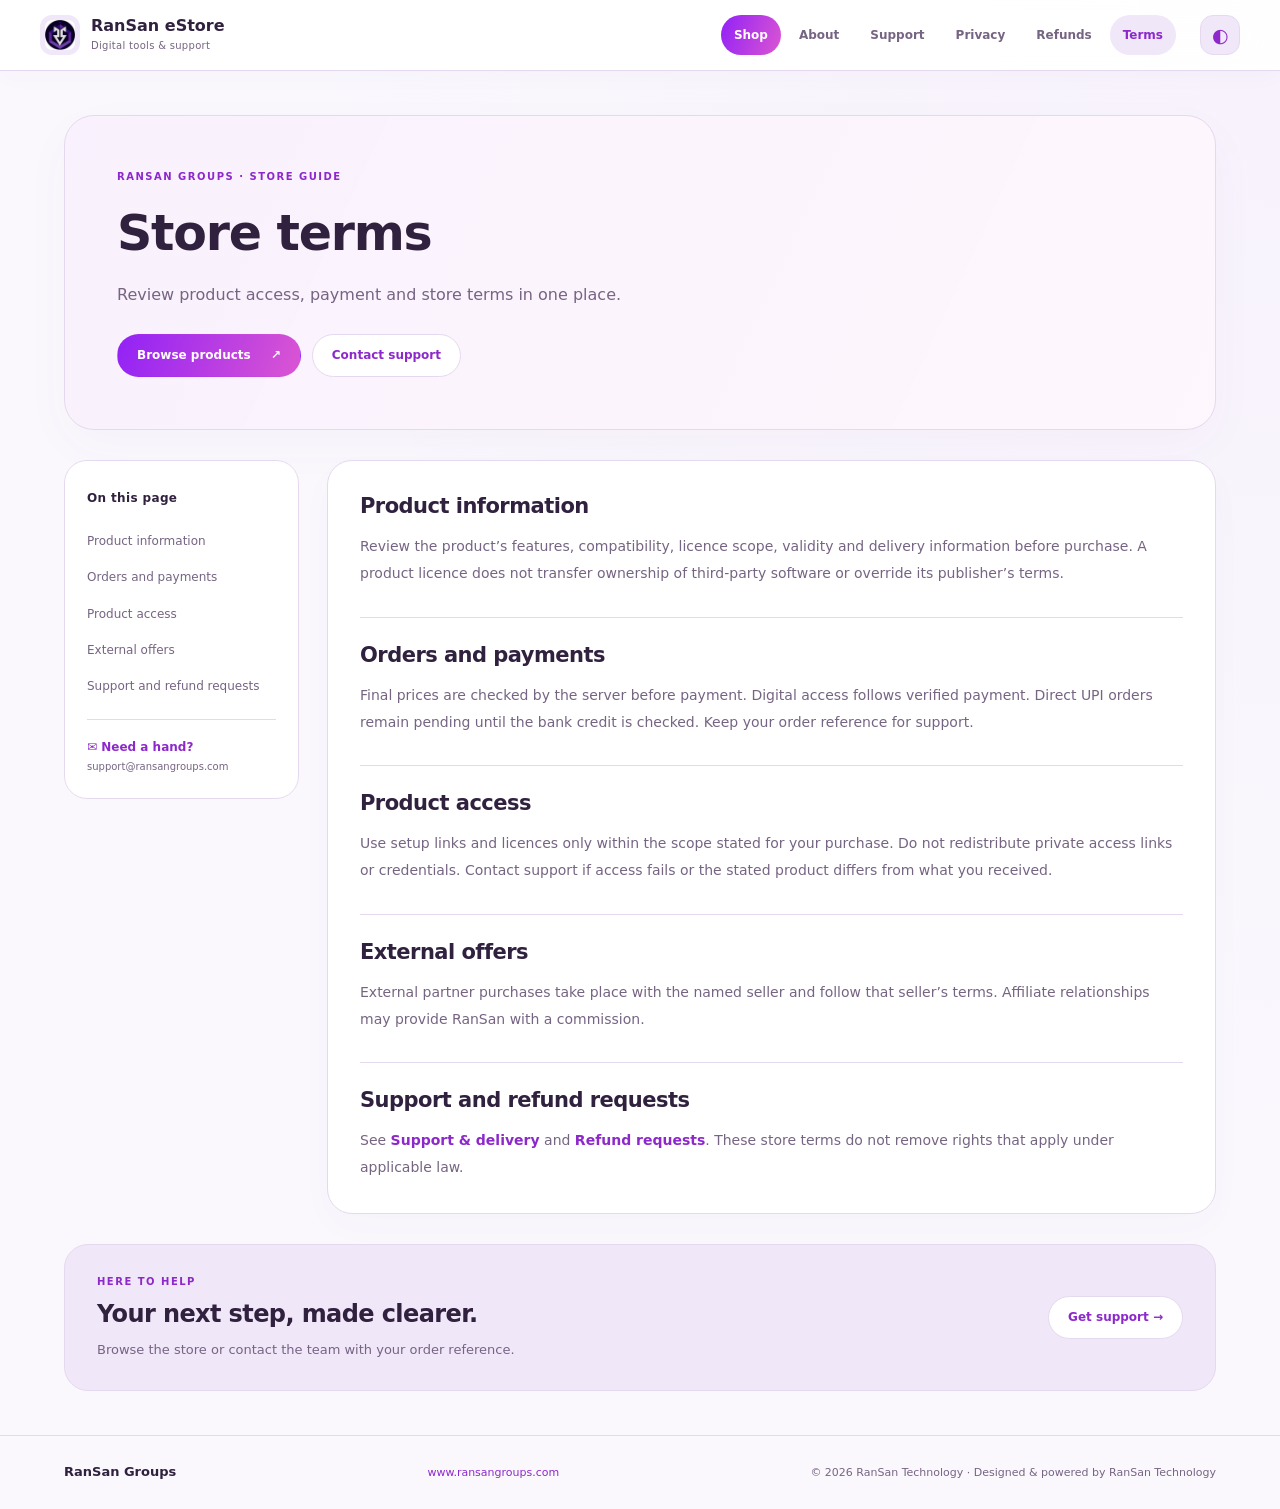
<file: terms.html>
<!doctype html><html lang="en"><head><meta charset="utf-8"><meta name="viewport" content="width=device-width,initial-scale=1"><title>Store terms | RanSan eStore</title><link rel="stylesheet" href="assets/estore/rs-components.css?v=25.0.0"><link rel="stylesheet" href="assets/estore/experience-v14.css?v=25.0.0"><script src="assets/estore/config.js?v=25.0.0" defer></script><script src="assets/estore/rs-info.js?v=25.0.0" defer></script><meta name="theme-color" content="#f7f1fc"><link rel="stylesheet" href="assets/estore/info-v18.css?v=25.0.0"></head><body class="rs-info-body"><a class="rs-info-skip18" href="#main-content">Skip to content</a><header class="rs-info-header18"><a class="rs-info-brand18" href="estore.html"><img src="assets/estore/RanSan_Logo_small.png" alt="RanSan Groups" width="40" height="40"><span><strong>RanSan eStore</strong><small>Digital tools &amp; support</small></span></a><div class="rs-info-tools18"><button type="button" class="rs-info-theme18" aria-label="Toggle colour theme" aria-pressed="false">◐</button><button type="button" class="rs-info-menu18" aria-label="Toggle navigation" aria-controls="info-navigation" aria-expanded="false">☰</button></div><nav id="info-navigation" class="rs-info-nav" aria-label="Main navigation"><a href="estore.html" class="rs-info-shop18">Shop</a><a href="about.html">About</a><a href="support.html">Support</a><a href="privacy.html">Privacy</a><a href="refund.html">Refunds</a><a href="terms.html">Terms</a></nav></header><main id="main-content" class="rs-info-page"><section class="rs-info-hero18"><span class="rs-info-eyebrow18">RANSAN GROUPS · STORE GUIDE</span><h1>Store terms</h1><p>Review product access, payment and store terms in one place.</p><div class="rs-info-hero-actions18"><a href="estore.html">Browse products <span aria-hidden="true">↗</span></a><a href="support.html">Contact support</a></div></section><div class="rs-info-layout18"><aside class="rs-info-aside18" aria-label="On this page"><strong>On this page</strong><nav id="info-contents" aria-label="Page contents"></nav><a class="rs-info-help18" href="mailto:support@ransangroups.com"><span aria-hidden="true">✉</span> Need a hand?<small>support@ransangroups.com</small></a></aside><article><h2>Product information</h2><p>Review the product’s features, compatibility, licence scope, validity and delivery information before purchase. A product licence does not transfer ownership of third-party software or override its publisher’s terms.</p><h2>Orders and payments</h2><p>Final prices are checked by the server before payment. Digital access follows verified payment. Direct UPI orders remain pending until the bank credit is checked. Keep your order reference for support.</p><h2>Product access</h2><p>Use setup links and licences only within the scope stated for your purchase. Do not redistribute private access links or credentials. Contact support if access fails or the stated product differs from what you received.</p><h2>External offers</h2><p>External partner purchases take place with the named seller and follow that seller’s terms. Affiliate relationships may provide RanSan with a commission.</p><h2>Support and refund requests</h2><p>See <a href="support.html">Support &amp; delivery</a> and <a href="refund.html">Refund requests</a>. These store terms do not remove rights that apply under applicable law.</p></article></div><section class="rs-info-bottom18"><div><span class="rs-info-eyebrow18">HERE TO HELP</span><h2>Your next step, made clearer.</h2><p>Browse the store or contact the team with your order reference.</p></div><a href="support.html">Get support →</a></section></main><footer class="rs-info-footer18"><strong>RanSan Groups</strong><a href="https://www.ransangroups.com">www.ransangroups.com</a><span>© 2026 RanSan Technology · Designed &amp; powered by RanSan Technology</span></footer></body></html>
</file>
<file: assets/estore/estore-bundle-1-v25.css>
/* Generated by tools/build-css.py. Edit source files, then rebuild. */

/* Source: assets/estore/style.css */
body {
  margin: 0;
  font-family: 'Poppins', sans-serif;
  background: #f4f5f7;
  color: #333;
  padding-top: 100px;
}


/* HERO BASE STYLES */
.hero-banner {
  background: linear-gradient(135deg, #9A22F6, #f96fdc);
  color: white;
  padding: 20px 20px;
  /* reduced from 60px */
  text-align: center;
  font-family: 'Poppins', sans-serif;
}


.hero-content h1 {
  font-size: 2rem;
  /* reduced from 2.5rem */
  margin-bottom: 12px;
  line-height: 1.3;
}

.hero-tagline {
  font-size: 1.2rem;
  margin-bottom: 15px;
}

.hero-timer {
  font-size: 1rem;
  font-weight: 500;
  margin-bottom: 20px;
}

.hero-cta {
  display: inline-block;
  background: #fff;
  /* white background */
  color: #9A22F6;
  /* theme text */
  padding: 12px 25px;
  border-radius: 30px;
  font-size: 1rem;
  font-weight: 500;
  text-decoration: none;
  border: 2px solid #9A22F6;
  transition: all 0.3s ease;
}


.hero-cta:hover {
  background: linear-gradient(to right, #9a22f6, #f96fdc);
  /* theme gradient */
  color: white;
  transform: scale(1.03);
  border-color: transparent;
}

/* 📱 MOBILE RESPONSIVE FIXES */
@media (max-width: 768px) {
  .hero-banner {
    padding: 40px 16px;
  }

  .hero-content h1 {
    font-size: 1.6rem;
    line-height: 1.4;
  }

  .hero-tagline {
    font-size: 1rem;
  }

  .hero-timer {
    font-size: 0.95rem;
  }

  .hero-cta {
    width: 90%;
    max-width: 300px;
    font-size: 1rem;
    padding: 12px 20px;
    display: block;
    margin: 15px auto 0;
  }
}

/* Header */
.header {
  background: #9a22f6;
  color: white;
  padding: 15px;
}

.header-container {
  display: flex;
  align-items: center;
  justify-content: space-between;
}

.logo {
  height: 40px;
  margin-right: 10px;
}

.header-title {
  margin: 0;
  font-size: 20px;
  text-align: center;
  flex: 1;
}

.offers-panel {
  position: fixed;
  top: 90px;
  /* move below header */
  right: 20px;
  width: 280px;
  max-height: 400px;
  overflow-y: auto;
  background: #fff;
  box-shadow: 0 0 14px rgba(0, 0, 0, 0.15);
  border-radius: 16px;
  padding: 16px;
  display: none;
  z-index: 99;
  /* ✅ below searchBox which is 99999 */
}

/* Show when active */
.offers-panel.show {
  display: block;
}



/* Mobile-only hide by default */
.mobile-menu {
  display: none;
  position: fixed;
  top: 60px;
  /* adjust below header */
  right: 0;
  background: white;
  width: 200px;
  box-shadow: -2px 4px 10px rgba(0, 0, 0, 0.2);
  z-index: 9999;
  border-radius: 8px;
  padding: 10px;
}




/* Cart badge */
.cart-badge {
  position: absolute;
  top: -6px;
  right: -10px;
  background: red;
  color: white;
  font-size: 12px;
  padding: 2px 6px;
  border-radius: 50%;
}

.icon-button {
  font-size: 20px;
  cursor: pointer;
  position: relative;
}

.site-title {
  font-weight: bold;
  font-size: 20px;
}

/* Right: Icon Buttons */
.header-right {
  display: flex;
  align-items: center;
  gap: 16px;
}

#searchBox {
  position: absolute;
  top: 60px;
  /* adjust depending on header height */
  right: 80px;
  /* align it under search icon */
  display: none;
  background: white;
  border: 1px solid #ccc;
  border-radius: 20px;
  padding: 5px 10px;
  box-shadow: 0 4px 12px rgba(0, 0, 0, 0.1);
  z-index: 1001;
}

#searchBox input {
  border: none;
  outline: none;
  width: 200px;
  padding: 8px;
  font-size: 14px;
}

@media screen and (max-width: 769px) {
  #searchBox {
    position: static;
    width: 100%;
    margin: 10px auto;
    text-align: center;
  }

  #searchBox input {
    width: 90%;
  }
}


.home-link {
  color: white;
  text-decoration: none;
  font-weight: bold;
}

.home-link:hover {
  text-decoration: underline;
}

/* Product Grid & Card */
.product-grid {
  display: grid;
  grid-template-columns: repeat(auto-fit, minmax(220px, 1fr));
  gap: 20px;
  padding: 20px;
  transition: opacity 0.3s ease-in-out;
  opacity: 1;
}

.product-grid.fade-out {
  opacity: 0;
}

@media screen and (min-width: 1200px) {
  .product-grid {
    grid-template-columns: repeat(5, 1fr);
    /* ✅ 5 in a row on wide screens */
  }
}

@media (max-width: 768px) {
  .product-grid {
    grid-template-columns: 1fr !important;
  }
}

/* 🛒 Load More Button Styled like Buy Now */
.load-more-btn {
  background: linear-gradient(to right, #9a22f6, #f96fdc);
  color: #fff;
  border: none;
  border-radius: 30px;
  padding: 12px 25px;
  font-size: 16px;
  font-weight: 600;
  margin: 20px auto;
  display: block;
  transition: all 0.3s ease;
}

.load-more-btn:hover {
  background: linear-gradient(to right, #f96fdc, #9a22f6);
  transform: scale(1.05);
}


.product-card {
  position: relative;
  background: #fff;
  border-radius: 12px;
  padding: 12px;
  box-shadow: 0 2px 6px rgba(0, 0, 0, 0.06);
  transition: all 0.3s ease;
  overflow: hidden;
  display: flex;
  flex-direction: column;
  justify-content: space-between;
  height: 360px;
}

.product-card a {
  display: block;
  position: relative;
  overflow: hidden;
}

.product-card a::after {
  position: absolute;
  top: 50%;
  left: 50%;
  transform: translate(-50%, -50%) scale(0.5);
  font-size: 28px;
  color: rgba(0, 0, 0, 0.7);
  opacity: 0;
  transition: all 0.3s ease;
  pointer-events: none;
}



.product-card:hover .product-img {
  transform: scale(1.05);
}

/* ✅ Discount percentage inside price-block */
.price-block .discount-percent {
  color: #22c55e;
  font-size: 13px;
  font-weight: bold;
  margin-left: 6px;
}

.product-card:hover a::after {
  opacity: 1;
  transform: translate(-50%, -50%) scale(1);
}

.product-card:hover {
  box-shadow: 0 4px 12px rgba(0, 0, 0, 0.12);
  transform: translateY(-4px);
}

.product-card:hover .hover-actions {
  display: flex;
}

/* ✅ Hover buttons */
.hover-actions {
  margin-top: auto;
  display: none;
  flex-direction: column;
  gap: 6px;
  align-items: center;
}

.product-card:hover .hover-actions {
  display: flex;
}


.product-card h2 {
  font-size: 1rem;
  font-weight: 600;
  margin: 8px 0;
  height: 2.5em;
  /* ✅ fixed height */
  line-height: 1.25em;
  overflow: hidden;
  text-overflow: ellipsis;
  display: -webkit-box;
  -webkit-line-clamp: 2;
  /* ✅ max 2 lines */
  -webkit-box-orient: vertical;
}

.product-card p {
  font-size: 14px;
  text-align: left;
  color: #555;
  margin-bottom: 10px;
}

/* 🖼 Image */
.product-card img {
  border-radius: 8px;
  margin-bottom: 10px;
  object-fit: cover;
  aspect-ratio: 1 / 1;
}

.product-img {
  max-width: 100%;
  object-fit: contain;
  transition: transform 0.3s ease;
  position: relative;
  cursor: zoom-in;
}

.product-img:hover {
  opacity: 0.85;
  transform: scale(1.02);
}




.buy-btn,
.details-btn {
  padding: 5px 10px;
  background: #1d4ed8;
  color: white;
  border: none;
  border-radius: 999px;
  font-size: 13px;
  cursor: pointer;
  transition: background 0.2s ease;

}

.buy-btn:hover,
.details-btn:hover {
  background: #2563eb;
}

.btn {
  background: linear-gradient(90deg, #9A22F6, #6B3E99);
  color: #fff;
  transition: transform 0.3s;
}



.buy-btn {
  background: linear-gradient(to right, #8b5cf6, #ec4899);
  color: white;
  font-weight: bold;
}

.details-btn {
  background: #f3f4f6;
  color: #333;
  border: 1px solid #d1d5db;
}

a.buy-btn,
a.buy-btn:visited,
a.buy-btn:hover,
a.buy-btn:focus,
a.buy-btn:active {
  text-decoration: none !important;
}

.buy-btn:hover {
  box-shadow: 0 0 12px rgba(154, 34, 246, 0.5);
  transform: scale(1.05);
}

.details-btn {
  position: relative;
  font-size: 20px;
  padding: 10px;
  background: linear-gradient(to right, #9a22f6, #f96fdc);
  color: #fff;
  border-radius: 50%;
  border: none;
  cursor: pointer;
  transition: background 0.3s ease;
}

.details-btn:hover {
  background: #8224E3;
}

.details-btn::after {
  content: "\f25a";
  /* Font Awesome hand-pointer icon */
  font-family: "Font Awesome 6 Free";
  font-weight: 900;
  position: absolute;
  top: -8px;
  right: -8px;
  background: #fff;
  color: #8224E3;
  border-radius: 50%;
  padding: 4px;
  font-size: 12px;
  opacity: 0;
  transform: scale(0.5);
  transition: all 0.3s ease;
  box-shadow: 0 2px 5px rgba(0, 0, 0, 0.2);
}

.details-btn:hover::after {
  opacity: 1;
  transform: scale(1);
  animation: hand-bounce 0.4s;
}

.details-btn::before {
  content: "More Details";
  position: absolute;
  bottom: 130%;
  /* Above the button */
  left: 50%;
  transform: translateX(-50%);
  background: #333;
  color: #fff;
  padding: 5px 10px;
  font-size: 12px;
  white-space: nowrap;
  border-radius: 5px;
  opacity: 0;
  pointer-events: none;
  transition: opacity 0.3s ease;
}

.details-btn:hover::before {
  opacity: 1;
}

.details-btn::after-tooltip {
  content: "";
  position: absolute;
  bottom: 120%;
  /* Arrow just below tooltip */
  left: 50%;
  transform: translateX(-50%);
  border-width: 5px;
  border-style: solid;
  border-color: #333 transparent transparent transparent;
}

@keyframes hand-bounce {
  0% {
    transform: scale(1);
  }

  50% {
    transform: scale(1.3);
  }

  100% {
    transform: scale(1);
  }
}

.action-buttons {
  margin: 10px 0;
  display: flex;
  gap: 10px;
  justify-content: center;
}

/* Overlay */
.buy-now-overlay {
  position: absolute;
  top: 0;
  left: 0;
  right: 0;
  bottom: 0;
  background: rgba(154, 34, 246, 0.85);
  color: #fff;
  display: flex;
  flex-direction: column;
  align-items: center;
  justify-content: center;
  gap: 10px;
  opacity: 0;
  transition: opacity 0.3s ease;
  cursor: pointer;
}

.product-card:hover .buy-now-overlay {
  opacity: 1;
}

.overlay-btn {
  background: #fff;
  color: #9a22f6;
  padding: 8px 15px;
  border-radius: 25px;
  font-size: 16px;
  font-weight: bold;
  box-shadow: 0 4px 8px rgba(0, 0, 0, 0.2);
  text-decoration: none;
  transition: background 0.3s ease, color 0.3s ease;
}

.overlay-btn:hover {
  background: #9a22f6;
  color: #fff;
}

/* Price & Discount */
.price-block {
  margin-bottom: 4px;
}

.original-price {
  text-decoration: line-through;
  color: #999;
  font-size: 14px;
  margin-right: 5px;
}

.discount-price {
  color: red;
  font-weight: bold;
  font-size: 15px;
}

.discount-percent {
  color: #28a745;
  font-size: 14px;
  font-weight: bold;
}

/* 🏷 Discount Badge */
.discount-badge {
  position: absolute;
  top: 10px;
  right: 10px;
  background: #22c55e;
  color: white;
  font-size: 12px;
  padding: 4px 8px;
  border-radius: 8px;
  font-weight: bold;
  z-index: 2;

  border: 2px solid #bbf7d0;
  box-shadow: 0 0 0 2px #22c55e;
  animation: bounce 1.5s infinite;
}

@keyframes bounce {

  0%,
  100% {
    transform: translateY(0);
  }

  50% {
    transform: translateY(-2px);
  }
}

.hover-actions {
  margin-top: auto;
  display: none;
  flex-direction: row;
  gap: 10px;
  justify-content: center;
  margin-top: 10px;
}

.trust-note {
  font-size: 12px;
  color: #0ea5e9;
  /* Blue tone */
  text-align: center;
  margin-top: 6px;
}

.product-rating {
  font-size: 13px;
  color: #facc15;
  /* Yellow star */
  text-align: center;
  margin-top: 4px;
}

.stock-info {
  font-size: 13px;
  color: #e11d48;
}


/* Marquee & Flash */
.flash-text,
#countdown .timer {
  color: #FF4D4D;
  font-weight: bold;
}

@keyframes flash {

  0%,
  50%,
  100% {
    opacity: 1;
  }

  25%,
  75% {
    opacity: 0;
  }
}

.deal-marquee {
  background: #fffbe6;
  /* Soft yellow for announcement */
  padding: 12px 0;
  color: #444;
}

.marquee-content {
  display: flex;
  gap: 50px;
  animation: marquee 15s linear infinite;
  font-weight: 600;
  color: #444;
}

@keyframes marquee {
  0% {
    transform: translateX(100%);
  }

  100% {
    transform: translateX(-100%);
  }
}

/* Countdown */
.timer-box {
  background: #fff8f0;
  padding: 8px 15px;
  text-align: center;
  font-size: 14px;
  color: #ff5a5f;
  border-radius: 8px;
  margin: 10px 0;
}

#countdown {
  display: inline-flex;
  gap: 8px;
  margin-left: 10px;
}

#countdown .timer {
  background: #9A22F6;
  color: #fff;
  padding: 6px 12px;
  border-radius: 12px;
  font-weight: bold;
}

.offer-strip {
  background: #f5f0ff;
  /* Light purple for timer */
  color: #9A22F6;
  padding: 10px;
  font-size: 14px;
  font-weight: bold;
  text-align: center;
  box-shadow: 0 2px 8px rgba(0, 0, 0, 0.05);
}

#countdown span {
  background: #9A22F6;
  color: #fff;
  padding: 6px 12px;
  border-radius: 12px;
  font-size: 14px;
}

.countdown-wrapper,
.countdown-container,
.countdown-row {
  display: flex;
  justify-content: center;
  align-items: center;
  gap: 10px;
}

.timer,
.label {
  display: inline-block;
  width: 100%;
  background-color: #9a22f6;
  color: #fff;
  font-size: 18px;
  padding: 8px 0;
  border-radius: 8px;
}

.colon {
  font-size: 26px;
  font-weight: bold;
  color: #9a22f6;
}

/* Sections */
.ads-section {
  background: #f9f9f9;
  padding: 30px 15px;
}

.ads-box {
  background: #fff6e6;
  border-left: 5px solid #f9c22e;
  border-radius: 10px;
  padding: 20px;
  box-shadow: 0 4px 10px rgba(0, 0, 0, 0.05);
  text-align: center;
}



.footer {
  background: #2c2c2c;
  color: #bbb;
  padding: 20px;
  text-align: center;
  font-size: 14px;
}

.footer a {
  color: #bbb;
  text-decoration: underline;
}


/* Category Tabs */
.category-tabs {
  background: #f5f5f5;
  padding: 15px;
  display: flex;
  justify-content: center;
  flex-wrap: wrap;
  gap: 10px;
}

.category-btn {
  background: #fff;
  border: 1px solid #ddd;
  border-radius: 30px;
  padding: 10px 20px;
  font-weight: 600;
  color: #555;
  box-shadow: 0 2px 5px rgba(0, 0, 0, 0.05);
  transition: all 0.3s ease;
  cursor: pointer;
}

.category-btn.active,
.category-btn:hover {
  background: linear-gradient(to right, #9a22f6, #f96fdc);
  color: #fff;
  transform: scale(1.05);
}


/* ✅ Mobile dropdown styling */
.mobile-category-menu {
  display: none;
  flex-direction: column;
  background: #fff;
  border-radius: 8px;
  margin: 10px;
  padding: 10px;
  box-shadow: 0 2px 8px rgba(0, 0, 0, 0.15);
  z-index: 999;
}

/* Mobile-only toggle */
.mobile-category-toggle {
  text-align: center;
  margin: 10px 0;
}

/* Show/hide logic */
@media (max-width: 768px) {
  .desktop-only {
    display: none !important;
  }

  .mobile-only {
    display: block !important;
  }
}

@media (min-width: 769px) {
  .mobile-only {
    display: none !important;
  }
}

/* Others */
.modal {
  display: none;
  position: fixed;
  top: 0;
  left: 0;
  width: 100%;
  height: 100%;
  background: rgba(0, 0, 0, 0.5);
  justify-content: center;
  align-items: center;
  z-index: 9999;
}

.modal-content {
  background: #fff;
  padding: 25px;
  border-radius: 12px;
  width: 90%;
  max-width: 400px;
  box-shadow: 0 10px 30px rgba(0, 0, 0, 0.2);
  text-align: center;
}


@keyframes fadeIn {
  from {
    opacity: 0;
    transform: scale(0.9);
  }

  to {
    opacity: 1;
    transform: scale(1);
  }
}

.close-button {
  font-size: 24px;
  float: right;
  cursor: pointer;
  color: #999;
}

.close-button:hover {
  color: #333;
}

@media(max-width: 768px) {
  .close-button {
    font-size: 32px;
    padding: 10px;
  }
}

/* Floating WhatsApp */
.whatsapp-float {
  position: fixed;
  bottom: 40px;
  right: 20px;
  background: #25D366;
  width: 55px;
  height: 55px;
  border-radius: 50%;
  box-shadow: 0 4px 10px rgba(0, 0, 0, 0.3);
  display: flex;
  justify-content: center;
  align-items: center;
  z-index: 999;
  transition: transform 0.3s;
}

/* Show only on mobile */
@media (min-width: 768px) {
  .whatsapp-float {
    display: none;
  }
}

.whatsapp-float:hover {
  transform: scale(1.1);
}

/* Mobile Buy Bar */
.mobile-buy-bar {
  position: fixed;
  bottom: 0;
  left: 0;
  width: 100%;
  background: linear-gradient(45deg, #9A22F6, #6E0DD0);
  padding: 12px;
  text-align: center;
  z-index: 9999;
  box-shadow: 0 -4px 12px rgba(0, 0, 0, 0.15);
  transition: transform 0.3s ease;
}

.mobile-buy-bar button {
  background: #fff;
  color: #9A22F6;
  border: none;
  padding: 12px 24px;
  font-size: 16px;
  border-radius: 30px;
  font-weight: 600;
  cursor: pointer;
  box-shadow: 0 4px 8px rgba(0, 0, 0, 0.2);
  transition: background 0.3s ease, transform 0.2s ease;
}

.mobile-buy-bar button:hover {
  background: #f3f3f3;
  transform: translateY(-2px);
}

/* Hide by default, show only on mobile */
.hidden {
  display: none;
}

/* Show on mobile only */
@media (max-width: 767px) {
  .mobile-buy-bar.hidden {
    display: block;
  }
}

/* 🧊 Sticky Header + Blur */
.site-header {
  position: fixed;
  top: 0;
  width: 100%;
  background: rgba(255, 255, 255, 0.85);
  backdrop-filter: blur(10px);
  z-index: 1000;
  border-bottom: 1px solid #eee;
}

.site-tagline {
  font-size: 12px;
  color: #888;
  margin-top: 2px;
  font-style: italic;
}

.header-wrapper {
  max-width: 1200px;
  margin: 0 auto;
  height: 80px;
  display: flex;
  align-items: center;
  justify-content: space-between;
  padding: 0 20px;
}

/* Shrink on scroll */
.site-header.scrolled .header-wrapper {
  height: 60px;
}

/* Icon Buttons */
.icon-btn {
  background: none;
  border: none;
  font-size: 22px;
  cursor: pointer;
  position: relative;
}

.site-header.scrolled {
  height: 60px;
  background: rgba(255, 255, 255, 0.8);
  box-shadow: 0 2px 8px rgba(0, 0, 0, 0.05);
}

/* Left: Logo + Site Title */
.header-left {
  display: flex;
  align-items: center;
}

.site-text-group {
  display: flex;
  flex-direction: column;
  margin-left: 10px;
}

.logo-container {
  display: flex;
  align-items: center;
  gap: 15px;
}

.logo-container img {
  width: 60px;
  height: 60px;
  border-radius: 12px;
}

.header-text h1 {
  margin: 0;
  font-size: 22px;
  color: #333;
}

.header-text p {
  margin: 0;
  font-size: 12px;
  color: #999;
}

.header-deals-container {
  display: flex;
  justify-content: space-between;
  align-items: center;
  position: relative;
  padding: 10px 20px;
}

.header-cta {
  background: linear-gradient(45deg, #9A22F6, #6E0DD0);
  color: #fff;
  padding: 10px 20px;
  border-radius: 8px;
  border: none;
  font-weight: 600;
  cursor: pointer;
  transition: background 0.3s ease, transform 0.2s ease;
  font-size: 14px;
}

.header-cta:hover {
  background: linear-gradient(45deg, #B833FF, #8224E3);
  transform: translateY(-2px);
}

.amazon-banner {
  background: #fffbe6;
  padding: 20px;
  text-align: center;
}

.amazon-box {
  background: #fff;
  padding: 20px;
  border-radius: 10px;
  border-left: 5px solid #ff9900;
  box-shadow: 0 2px 8px rgba(0, 0, 0, 0.05);
}

@media(min-width: 768px) {
  .mobile-buy-bar {
    display: none !important;
  }
}

.trust-signals img {
  width: 30px;
  height: auto;
  margin: 4px;
}

.trust-signals {
  display: flex;
  justify-content: center;
  align-items: center;
  flex-wrap: wrap;
}

.stock-info {
  font-size: 13px;
  color: #888;
  margin: 6px 0;
}

.site-footer {
  background: #1a1a1a;
  color: #bbb;
  padding: 15px 20px;
  text-align: center;
  font-size: 13px;
}

.footer-links a {
  color: #bbb;
  text-decoration: none;
  margin: 0 5px;
}

.footer-links a:hover {
  text-decoration: underline;
}

.product-section {
  background: #fff;
  padding: 40px 20px;
  border-radius: 12px;
  box-shadow: 0 4px 12px rgba(0, 0, 0, 0.05);
}

.deal-section {
  background: linear-gradient(90deg, #fffaf4, #ffffff);
  padding: 30px 15px;
  border-radius: 12px;
  margin: 20px 0;
}

.deals-slider-section {
  background: linear-gradient(90deg, #fff8f2, #fefefe);
  padding: 30px 10px;
}

.section-title {
  text-align: center;
  font-size: 24px;
  margin-bottom: 15px;
  color: #9A22F6;
}

.deals-swiper :hover {
  transform: translateY(-5px);
}


.deal-card {
  background: #fff;
  border-radius: 10px;
  box-shadow: 0 4px 12px rgba(0, 0, 0, 0.05);
  padding: 15px;
  text-align: center;
}

.deal-card img {
  width: 100%;
  height: 120px;
  object-fit: contain;
  border-radius: 8px;
}


.deal-card h3 {
  font-size: 16px;
  margin: 10px 0 5px;
  color: #333;
}


.deal-price {
  font-size: 14px;
  color: #d90429;
  font-weight: bold;
}


.deals-swiper img {
  width: 100%;
  height: 120px;
  object-fit: contain;
  margin-bottom: 8px;
  border-radius: 8px;
}

.deals-swiper .deal-name {
  font-weight: 600;
  margin-top: 10px;
}

.deals-swiper .price {
  color: #d90429;
  font-weight: bold;
  margin-top: 5px;
}



.deals-swiper {
  background: #fff;
  border-radius: 12px;
  box-shadow: 0 4px 12px rgba(0, 0, 0, 0.05);
  text-align: center;
  padding: 12px;
  width: 200px;
  /* Compact width */
  transition: transform 0.3s ease-in-out;
}

.deal-grid {
  display: grid;
  grid-template-columns: repeat(auto-fit, minmax(250px, 1fr));
  gap: 20px;
}

.flash-deals-ticker {
  background: #f9f5ff;
  padding: 10px 0;
  margin-top: 10px;
  overflow: hidden;
  border-radius: 30px;
  box-shadow: 0 2px 6px rgba(0, 0, 0, 0.05);
}

.flash-deals-ticker {
  text-align: center;
  font-size: 14px;
  color: #333;
  display: flex;
  align-items: center;
  justify-content: center;
  gap: 8px;
  cursor: pointer;
  white-space: nowrap;
}

.flash-deals-ticker span.icon {
  font-size: 18px;
  color: #9A22F6;
}

.flash-deals-ticker-right {
  width: 250px;
  height: 40px;
  background: #fff;
  border-radius: 20px;
  box-shadow: 0 4px 12px rgba(0, 0, 0, 0.08);
  display: flex;
  align-items: center;
  overflow: hidden;
  padding-left: 10px;
}

.flash-deals-swiper {
  width: 100%;
  height: 40px;
}

.flash-deals-swiper img {
  width: 25px;
  height: 25px;
  border-radius: 5px;
  object-fit: cover;
}

@media(max-width: 768px) {
  .flash-deals-ticker-right {
    display: none;
    /* Hide on small screens */
  }
}

.flash-deals-swiper {
  display: flex;
  align-items: center;
  gap: 10px;
  font-size: 12px;
  cursor: pointer;
}

.flash-deals-ticker-right {
  display: flex;
  align-items: center;
  gap: 8px;
  cursor: pointer;
}

.flash-deals-ticker-right img {
  width: 28px;
  height: 28px;
  border-radius: 4px;
  object-fit: cover;
}

.flash-deals-ticker-right .deal-text {
  font-size: 12px;
  color: #333;
  white-space: nowrap;
}

.flash-deals-ticker-right .icon {
  font-size: 14px;
  color: #F97316;
}

.flash-deals-ticker-right span.deal-text {
  font-size: 13px;
  color: #333;
  white-space: nowrap;
}

.flash-deals-ticker-right span.icon {
  font-size: 16px;
  color: #9A22F6;
}

.fade-in {
  opacity: 0;
  transform: translateY(20px);
  animation: fadeInUp 0.6s forwards;
}

@keyframes fadeInUp {
  to {
    opacity: 1;
    transform: translateY(0);
  }
}

/* Modal Base */
#product-details-modal .modal-content {
  position: relative;
  width: 90%;
  max-width: 600px;
  max-height: 80vh;
  /* ✅ Prevents overflow of the whole modal */
  background: #fff;
  border-radius: 12px;
  padding: 20px;
  overflow: hidden;
  /* Keeps inner content scrollable only */
  box-shadow: 0 8px 24px rgba(0, 0, 0, 0.15);
}

/* Close Button */
#product-details-modal .close-button {
  position: absolute;
  top: 10px;
  right: 15px;
  font-size: 24px;
  background: none;
  border: none;
  color: #333;
  cursor: pointer;
}

/* Scrollable Content */
.modal-description-wrapper {
  max-height: 50vh;
  /* ✅ Only this part scrolls */
  overflow-y: auto;
  margin: 15px 0;
  line-height: 1.6;
  white-space: pre-line;
  /* ✅ Keeps line breaks from desc */
}

.sales-popup {
  position: fixed;
  bottom: 20px;
  left: 20px;
  background: #ffffff;
  color: #333333;
  padding: 15px 20px;
  box-shadow: 0 4px 12px rgba(0, 0, 0, 0.15);
  border-radius: 8px;
  font-size: 14px;
  display: flex;
  align-items: center;
  gap: 8px;
  z-index: 9999;
  transition: opacity 0.5s ease, transform 0.5s ease;
}

.hidden {
  opacity: 0;
  transform: translateY(20px);
  pointer-events: none;
}

.visible {
  opacity: 1;
  transform: translateY(0);
}

/* Responsive Product Grid */
@media (max-width: 991px) {
  .product-grid {
    grid-template-columns: repeat(2, 1fr);
  }
}

@media (max-width: 575px) {
  .product-grid {
    grid-template-columns: 1fr;
  }
}

/* 🆕 Just Dropped */
:root {
  --theme-color: #9a22f6;
  --theme-accent: #f96fdc;
}

/* 🆕 Just Dropped Section */
#just-dropped-section {
  padding: 30px 16px;
  background: linear-gradient(to bottom right, #faf5ff, #fff0f9);
  border-top: 1px solid #e2d6f9;
  margin-bottom: 40px;
}

.just-dropped-heading {
  font-size: 20px;
  font-weight: 700;
  color: #333;
  margin-bottom: 16px;
  text-align: left;
}

/* Row layout */
.just-dropped-row {
  display: flex;
  gap: 16px;
  overflow-x: auto;
  scroll-snap-type: x mandatory;
  padding-bottom: 8px;
}

/* ✨ Card style */
.just-dropped-card {
  flex: 0 0 200px;
  background: white;
  border-radius: 16px;
  box-shadow: 0 8px 20px rgba(0, 0, 0, 0.06);
  padding: 14px;
  scroll-snap-align: start;
  display: flex;
  flex-direction: column;
  align-items: center;
  text-align: center;
  transition: transform 0.3s ease;
}

.just-dropped-card:hover {
  transform: translateY(-6px);
}

/* 🖼️ Image fix */
.just-dropped-card img {
  width: 100%;
  aspect-ratio: 1 / 1;
  object-fit: cover;
  border-radius: 12px;
  margin-bottom: 10px;
}

/* 📋 Title */
.just-dropped-card .product-title {
  font-size: 15px;
  font-weight: 600;
  color: #222;
  margin-bottom: 4px;
}

/* 💰 Price */
.just-dropped-card .product-price {
  font-size: 14px;
  color: var(--theme-color);
  font-weight: 500;
  margin-bottom: 12px;
}

/* 🎯 View Button */
.drop-view-btn {
  background: linear-gradient(to right, #9a22f6, #f96fdc);
  color: white;
  border: none;
  border-radius: 30px;
  padding: 8px 16px;
  font-size: 14px;
  font-weight: 500;
  cursor: pointer;
  width: 100%;
  transition: opacity 0.3s;
}

.drop-view-btn:hover {
  opacity: 0.9;
}

.combo-buy-btn:hover {
  opacity: 0.9;
  cursor: pointer;
}

/* combo offer */
.combo-offers {
  background: #e3f2fd;
  padding: 20px;
  border-radius: 12px;
  margin: 20px;
  font-family: 'Poppins', sans-serif;
}

.combo-offer-card {
  background: #fff;
  border-left: 5px solid #2196f3;
  padding: 12px;
  margin-bottom: 10px;
  border-radius: 8px;
  font-weight: bold;
}



.combo-buy-btn {
  display: inline-block;
  background: linear-gradient(to right, #9a22f6, #f96fdc);
  color: #fff;
  padding: 10px 25px;
  text-align: center;
  border-radius: 8px;
  font-weight: 500;
  font-size: 1rem;
  text-decoration: none;
  transition: all 0.3s ease;
  border-radius: 20px;
}



.combo-buy-btn:hover {
  opacity: 0.9;
  cursor: pointer;
}

.combo-benefits {
  font-size: 0.9em;
  padding-left: 15px;
  margin-top: 5px;
}

.combo-benefits li {
  margin-bottom: 4px;
}

.combo-benefits.hidden {
  display: none;
}

.view-benefits {
  color: #2196f3;
  font-size: 0.9rem;
  margin-top: 8px;
  cursor: pointer;
  text-decoration: underline;
}

.combo-icons .emoji {
  margin-right: 8px;
  font-size: 1.3rem;
}

/* ⬆️ Back to Top Button */
/* Back to Top Button */
.back-to-top {
  position: fixed;
  bottom: 80px;
  right: 20px;
  background: linear-gradient(to right, #9a22f6, #f96fdc);
  color: white;
  border: none;
  padding: 12px 14px;
  border-radius: 50%;
  font-size: 20px;
  cursor: pointer;
  opacity: 0;
  visibility: hidden;
  z-index: 999;
  transition: opacity 0.3s ease, visibility 0.3s ease;
  box-shadow: 0 0 12px rgba(0, 0, 0, 0.2);
}

.back-to-top.show {
  opacity: 1;
  visibility: visible;
}

/* Tooltip Styling */
.back-to-top::after {
  content: attr(data-tooltip);
  position: absolute;
  bottom: 130%;
  /* above the button */
  right: 50%;
  transform: translateX(50%);
  background-color: #333;
  color: #fff;
  padding: 6px 10px;
  border-radius: 5px;
  white-space: nowrap;
  font-size: 13px;
  opacity: 0;
  pointer-events: none;
  transition: opacity 0.3s;
}

.back-to-top:hover::after {
  opacity: 1;
}

#scrollProgress {
  position: fixed;
  top: 0;
  left: 0;
  height: 4px;
  background: #f96fdc;
  width: 0%;
  z-index: 9999;
}

.dark-mode {
  background: #111;
  color: white;
}

body.dark-mode {
  background-color: #121212;
  color: #eee;
}

body.dark-mode .product-card {
  background: #1e1e1e;
  border-color: #333;
}

body.dark-mode .site-header {
  background: rgba(20, 20, 20, 0.8);
  backdrop-filter: blur(6px);
}

body.dark-mode .dotd-heading {
  color: white;
  backdrop-filter: blur(6px);
}

@media(min-width: 769px) {
  .floating-whatsapp-btn {
    display: none;
  }
}

@media (max-width: 768px) {
  .hero-banner {
    padding: 30px 12px;
  }

  .hero-banner .hero-content h1 {
    font-size: 1.4rem;
    line-height: 1.4em;
  }

  .hero-banner .hero-tagline {
    font-size: 0.95rem;
  }

  .hero-banner .hero-cta {
    font-size: 1rem;
    padding: 10px 18px;
    display: block;
    width: 90%;
    max-width: 300px;
    margin: 10px auto;
  }

  .product-grid {
    grid-template-columns: 1fr !important;
    padding: 10px;
  }

  .product-card {
    height: auto;
  }

  .modal-content {
    max-height: 90vh;
    overflow-y: auto;
  }

  .header-wrapper {
    padding: 0 12px;
  }



  .mobile-buy-bar.hidden {
    display: block !important;
  }

  .flash-deals-ticker-right {
    display: none !important;
  }
}

.buyer-modal-overlay {
  position: fixed !important;
  top: 0;
  left: 0;
  width: 100vw;
  height: 100vh;
  background: rgba(0, 0, 0, 0.6);
  display: none;
  align-items: center;
  justify-content: center;
  z-index: 9999;
}

.buyer-modal-overlay.show {
  display: flex;
}

.buyer-modal-content {
  background: #fff;
  padding: 25px;
  border-radius: 12px;
  width: 90%;
  max-width: 400px;
  box-shadow: 0 10px 30px rgba(0, 0, 0, 0.25);
  position: relative;
  animation: fadeIn 0.3s ease-in-out;
}

.buyer-close-btn {
  position: absolute;
  top: 10px;
  right: 15px;
  font-size: 1.5rem;
  color: #888;
  cursor: pointer;
}

.buyer-label {
  display: block;
  margin-bottom: 15px;
  font-weight: 500;
  font-size: 0.95rem;
}

.buyer-input {
  width: 100%;
  padding: 8px 10px;
  margin-top: 5px;
  border-radius: 8px;
  border: 1px solid #ccc;
  font-size: 0.95rem;
  transition: border 0.2s ease;
}

.buyer-input:focus {
  border-color: #9a22f6;
  outline: none;
}

.buyer-actions {
  display: flex;
  justify-content: space-between;
  margin-top: 15px;
}

.buyer-btn {
  padding: 8px 15px;
  border-radius: 8px;
  font-size: 0.95rem;
  cursor: pointer;
  border: none;
  transition: background 0.2s ease;
}

.buyer-btn.primary {
  background-color: #9a22f6;
  color: white;
}

.buyer-btn.primary:hover {
  background-color: #7a1bc0;
}

.buyer-btn.secondary {
  background-color: #f0f0f0;
  color: #333;
}

.buyer-btn.secondary:hover {
  background-color: #ddd;
}

@keyframes fadeIn {
  from {
    opacity: 0;
    transform: scale(0.95);
  }

  to {
    opacity: 1;
    transform: scale(1);
  }
}

#buyer-modal.show {
  display: flex !important;
}

@media (max-width: 768px) {
  .hero-banner {
    padding: 20px 15px !important;
    text-align: center;
  }

  .hero-banner h1 {
    font-size: 1.5rem !important;
    line-height: 1.3;
  }

  .hero-tagline {
    font-size: 1rem !important;
    margin: 10px 0;
  }

  .hero-cta {
    font-size: 1rem;
    padding: 10px 20px;
  }
}

@media screen and (max-width: 769px) {
  .product-grid {
    display: flex;
    flex-direction: column;
    gap: 16px;
  }

  .product-card {
    width: 100% !important;
  }

  .hero-section h1 {
    font-size: 1.6em !important;
  }

  .buy-btn {
    font-size: 1em !important;
    padding: 10px 20px;
    min-height: 44px;
  }

  .popup-content {
    width: 90% !important;
    max-height: 90vh;
    overflow-y: auto;
  }

  .deal-ticker {
    font-size: 1em !important;
    white-space: nowrap;
    padding: 10px;
  }

  .combo-box,
  .combo-offer {
    width: 100% !important;
    margin: 10px auto !important;
  }

  footer {
    text-align: center;
    padding: 20px;
  }
}

@media (max-width: 768px) {
  #searchBox {
    position: absolute;
    top: 50px;
    right: 10px;
    width: calc(100% - 20px);
    background: #fff;
    z-index: 1000;
    padding: 10px;
    box-shadow: 0 2px 10px rgba(0, 0, 0, 0.1);
  }

  #searchInput {
    width: 100%;
    font-size: 1rem;
    padding: 8px;
    border-radius: 6px;
    border: 1px solid #ccc;
  }
}

@media (max-width: 768px) {

  #flash-ticker,
  #purchased-notice {
    display: none !important;
  }
}

@media (max-width: 768px) {
  .product-grid {
    display: grid;
    grid-template-columns: repeat(2, 1fr);
    gap: 12px;
    padding: 10px;
  }
}

@media (max-width: 768px) {
  .product-card img {
    height: 120px;
    /* Reduce image height */
    object-fit: contain;
    margin-bottom: 8px;
  }
}

@media (max-width: 768px) {
  .product-card {
    border-radius: 12px;
    box-shadow: 0 2px 6px rgba(0, 0, 0, 0.05);
    padding: 10px;
    text-align: center;
    background: #fff;
  }

  .product-title {
    font-size: 14px;
    margin-bottom: 5px;
    font-weight: 600;
  }

  .product-price {
    font-size: 13px;
    color: #333;
    margin-bottom: 8px;
  }

  .buy-btn {
    display: inline-block;
    padding: 8px 12px;
    background-color: var(--theme-color, #007aff);
    color: white;
    border: none;
    border-radius: 8px;
    font-size: 14px;
    width: 100%;
  }

  .buy-btn:hover {
    background-color: #005fcc;
  }
}

@media (max-width: 768px) {
  body {
    font-size: 14px;
  }
}

/* 📱 Hide ticker and popup on mobile screens */
@media (max-width: 768px) {

  #flash-deals-ticker,
  #recent-purchase-popup,
  .fd-ticker,
  .purchase-alert {
    display: none !important;
    visibility: hidden !important;
    height: 0 !important;
    padding: 0 !important;
    margin: 0 !important;
  }
}

@media only screen and (max-width: 768px) {

  .purchase-alert,
  #recent-purchase-popup {
    display: none !important;
    visibility: hidden !important;
    opacity: 0 !important;
    height: 0 !important;
    margin: 0 !important;
    pointer-events: none !important;
  }
}

/* 👇 Sticky CTA style (mobile-only) */
@media (max-width: 768px) {
  .load-more-sticky {
    position: fixed;
    bottom: 20px;
    left: 50%;
    transform: translateX(-50%);
    z-index: 999;
    background: linear-gradient(to right, #9a22f6, #f96fdc);
    color: #fff;
    padding: 10px 20px;
    border-radius: 30px;
    font-weight: bold;
    box-shadow: 0 2px 10px rgba(0, 0, 0, 0.2);
    transition: opacity 0.3s ease;
  }
}

.spinner {
  width: 30px;
  height: 30px;
  border: 4px solid #ccc;
  border-top: 4px solid #9a22f6;
  border-radius: 50%;
  animation: spin 0.8s linear infinite;
  margin: 0 auto;
}

@keyframes spin {
  0% {
    transform: rotate(0deg);
  }

  100% {
    transform: rotate(360deg);
  }
}

.product-counter-ui {
  font-size: 1rem;
  color: #ffffff;
  font-weight: 500;
  background: linear-gradient(to right, #9a22f6, #f96fdc);
  padding: 10px 20px;
  border-radius: 999px;
  display: inline-block;
  box-shadow: 0 4px 12px rgba(249, 111, 220, 0.25);
  animation: fadeInCounter 0.5s ease;
  transition: all 0.3s ease;
}

.highlight-number {
  display: inline-block;
  padding: 2px 8px;
  border-radius: 20px;

  font-weight: 600;
  font-size: 1em;
  background: linear-gradient(to right, #00bcd4, #2196f3);
  /* 🟦 Teal → Blue */
  color: #fff;

  box-shadow:
    0 0 6px rgba(33, 150, 243, 0.6),
    0 0 12px rgba(0, 188, 212, 0.6);
  /* soft glow */
}

@keyframes fadeInCounter {
  from {
    opacity: 0;
    transform: translateY(10px);
  }

  to {
    opacity: 1;
    transform: translateY(0);
  }
}

.product-counter-ui:hover {
  box-shadow: 0 6px 16px rgba(249, 111, 220, 0.4);
  transform: scale(1.02);
}


.counter-wrapper {
  text-align: center;
  margin-top: 20px;
}

.icon-gradient {
  font-weight: bold;
  font-size: 1.2em;
  background: linear-gradient(to right, #ffc107, #ffeb3b);
  background-clip: text;
  -webkit-background-clip: text;
  color: transparent;
  -webkit-text-fill-color: transparent;
  display: inline-block;
  margin-right: 5px;
}

.counter-wrapper {
  text-align: center;
  margin: 20px auto;
}

.product-counter-ui {
  font-size: 1rem;
  font-weight: 500;
  color: #fff;
  /* White text */
  display: inline-flex;
  align-items: center;
  gap: 10px;
  padding: 10px 20px;
  border-radius: 30px;
  background: linear-gradient(to right, #9a22f6, #f96fdc);
  box-shadow: 0 2px 10px rgba(154, 34, 246, 0.25);
}

.icon-ring {
  position: relative;
  display: inline-flex;
  align-items: center;
  justify-content: center;
  padding: 8px;
  border-radius: 50%;
  background: rgba(0, 255, 255, 0.1);
  /* subtle blue glow inside */
  box-shadow: 0 0 8px #00f0ff, 0 0 14px #00b4ff;
  /* 💠 cool glow ring */
  animation: pulseRing 2.5s infinite ease-in-out;
}

@keyframes pulseRing {
  0% {
    box-shadow: 0 0 8px #00f0ff, 0 0 14px #00b4ff;
  }

  50% {
    box-shadow: 0 0 12px #00f0ff, 0 0 20px #00b4ff;
  }

  100% {
    box-shadow: 0 0 8px #00f0ff, 0 0 14px #00b4ff;
  }
}

.receipt-icon {
  width: 24px;
  height: 24px;
}

.custom-progress-bar {
  position: relative;
  height: 22px;
  width: 100%;
  max-width: 330px;
  background-color: #e0e0e0;
  border-radius: 20px;
  overflow: hidden;
  margin: 16px auto;
  box-shadow: inset 0 1px 3px rgba(0, 0, 0, 0.1);
}

.progress-bar-fill {
  height: 100%;
  width: 0%;
  background: linear-gradient(to right, #9a22f6, #f96fdc);
  border-radius: 20px;
  transition: width 0.6s ease-in-out;
}

.progress-label {
  position: absolute;
  right: 12px;
  top: 50%;
  transform: translateY(-50%);
  font-size: 0.9rem;
  color: #fff;
  font-weight: bold;
  text-shadow: 0 0 2px #000;
}

/* === Modal Overlay === */
.modern-modal-overlay {
  position: fixed;
  top: 0;
  left: 0;
  width: 100%;
  height: 100%;
  background: rgba(20, 20, 20, 0.6);
  display: none;
  justify-content: center;
  align-items: center;
  z-index: 1000;
  backdrop-filter: blur(4px);
}

/* === Modal Base === */
.modern-modal-overlay {
  position: fixed;
  top: 0;
  left: 0;
  width: 100%;
  height: 100%;
  background: rgba(20, 20, 20, 0.6);
  display: none;
  justify-content: center;
  align-items: center;
  z-index: 1000;
  backdrop-filter: blur(4px);
}

.modern-modal {
  background: #fff;
  border-radius: 16px;
  max-width: 750px;
  width: 95%;
  max-height: 90vh;
  height: 520px;
  display: flex;
  flex-direction: row;
  overflow: hidden;
  position: relative;
  box-shadow: 0 8px 30px rgba(0, 0, 0, 0.25);
  animation: slideIn 0.3s ease;
  gap: 0;
}

/* === Two Column Layout === */
.two-column-layout {
  display: flex;
  flex-direction: row;
}

.modern-left {
  flex: 0.46;
  min-width: 32%;
  background: #f8f8f8;
  display: flex;
  flex-direction: column;
  /* 👈 key change */
  justify-content: flex-start;
  align-items: center;
  padding: 20px;
}

.modern-right {
  flex: 1.54;
  padding: 20px;
  overflow-y: auto;
  display: flex;
  flex-direction: column;
  justify-content: space-between;
}

/* === Image === */
.modern-product-img {
  width: 100%;
  height: auto;
  max-height: 100%;
  object-fit: contain;
  padding: 20px;
}

/* === Product Name === */
.modern-product-name {
  font-size: 1.5rem;
  margin-bottom: 10px;
  background: linear-gradient(to right, #9a22f6, #f96fdc);
  -webkit-background-clip: text;
  -webkit-text-fill-color: transparent;
  background-clip: text;
  color: transparent;
}

/* === Price === */
.modal-price-block {
  margin: 10px 0 20px;
  font-size: 1.1rem;
}

.modal-price-block .original-price {
  color: #888;
  text-decoration: line-through;
  margin-right: 8px;
  font-size: 14px;
}

.modal-price-block .discount-price {
  color: #e53935;
  font-weight: bold;
  font-size: 16px;
}

.modal-price-block .discount-percent {
  color: green;
  padding: 2px 6px;
  border-radius: 6px;
  font-size: 16px;
  margin-left: 6px;
  font-weight: 600;
}

/* === Description === */
.modern-description {
  font-size: 1rem;
  color: #555;
  max-height: 340px;
  overflow-y: auto;
  line-height: 1.6;
  flex-grow: 1;
}

/* === Buy Button === */
.modern-cta {
  margin-top: 20px;
  text-align: left;
}

.modern-buy-btn {
  background: linear-gradient(to right, #9a22f6, #f96fdc);
  border: none;
  color: white;
  padding: 12px 24px;
  font-size: 1rem;
  border-radius: 999px;
  cursor: pointer;
  font-weight: 600;
  box-shadow: 0 5px 20px rgba(154, 34, 246, 0.4);
}

.modern-buy-btn:hover {
  background: linear-gradient(to right, #8c1ee6, #ec5bc8);
}

/* === Close Button === */
.modern-close-btn {
  position: absolute;
  top: 10px;
  right: 16px;
  background: transparent;
  border: none;
  font-size: 24px;
  color: #555;
  cursor: pointer;
  z-index: 10;
}

/* === Responsive Fallback === */
@media (max-width: 768px) {
  .two-column-layout {
    flex-direction: column;
  }

  .modern-left,
  .modern-right {
    min-width: 100%;
  }
}

/* Lock scroll on <body> when modal is open */
.no-scroll {
  overflow: hidden !important;
  height: 100% !important;
  position: relative;
}

/* 👇 Optional animations for better UX */
.spinner-with-percentage #processing-percentage {
  font-size: 1.3rem;
  margin-top: 10px;
  color: #fff;
  transition: opacity 0.4s ease, transform 0.4s ease;
}

.fade-out {
  opacity: 0;
  transform: scale(0.9);
}

.fade-in {
  opacity: 1;
  transform: scale(1);
}

.spinner {
  width: 50px;
  height: 50px;
  border: 6px solid #eee;
  border-top: 6px solid #9A22F6;
  border-radius: 50%;
  animation: spin 1s linear infinite;
}

#processing-percentage {
  font-size: 18px;
  color: #333;
  margin-top: 10px;
  transition: opacity 0.4s ease;
}

#processing-percentage.fade-out {
  opacity: 0;
}

#processing-percentage.fade-in {
  opacity: 1;
}

@keyframes spin {
  to {
    transform: rotate(360deg);
  }
}

/* ⬛ Wrapper to contain both content and blob */
.hero-blob-wrapper {
  position: relative;
  overflow: hidden;
}

/* 🔷 Completely New Hero Section */
.modern-hero-section {
  position: relative;
  padding: 60px 20px 40px;
  /* reduced from 100px */
  background: linear-gradient(135deg, #fdf7ff, #f5e9ff);
  text-align: center;
  overflow: hidden;
}

@keyframes blobFloat {
  0% {
    transform: translateY(0) scale(1);
  }

  50% {
    transform: translateY(-20px) scale(1.03);
  }

  100% {
    transform: translateY(0) scale(1);
  }
}

.modern-hero-blob {
  animation: blobFloat 8s ease-in-out infinite;
}

/* 🌈 Floating gradient blob */
.modern-hero-blob {
  position: absolute;
  top: -120px;
  right: -100px;
  width: 600px;
  height: 600px;
  background: radial-gradient(circle at 30% 30%, #ffffff, #d595ff, transparent);
  opacity: 0.25;
  filter: blur(100px);
  border-radius: 50%;
  pointer-events: none;
  z-index: 0;
}

/* 💬 Main hero content */
.modern-hero-content {
  position: relative;
  z-index: 2;
  max-width: 800px;
  margin: 0 auto;
}

.modern-hero-heading {
  font-size: 2.2rem;
  font-weight: 700;
  color: #3b0a69;
  margin-bottom: 16px;
}

.modern-hero-subtext {
  font-size: 1.1rem;
  color: #5a236d;
  margin-bottom: 20px;
}

.modern-hero-timer {
  font-size: 1rem;
  color: #7a2e9c;
  margin-bottom: 30px;
}

/* 🎯 CTA Button */
.modern-hero-cta {
  display: inline-block;
  background-color: #9A22F6;
  color: #fff;
  font-weight: 600;
  padding: 12px 24px;
  border-radius: 999px;
  text-decoration: none;
  box-shadow: 0 4px 12px rgba(154, 34, 246, 0.4);
  transition: transform 0.2s ease, background-color 0.3s ease;
}

.modern-hero-cta:hover {
  transform: scale(1.05);
  background-color: #7d16db;
}

.hero-wave {
  display: block;
  width: 100%;
  margin-top: -40px;
}

#product-section {
  background-color: #fefefe;
  /* or light gray */
  position: relative;
  z-index: 1;
}

.wave-wrapper {
  margin-top: -40px;
  line-height: 0;
  position: relative;
  z-index: 2;
}

.wave-wrapper svg {
  display: block;
  width: 100%;
  height: 60px;
}




.drop-img-wrapper {
  position: relative;
  width: 100%;
}

.new-badge {
  position: absolute;
  top: 8px;
  right: 8px;
  background: linear-gradient(135deg, #ff0059, #ff8a00);
  color: white;
  font-size: 12px;
  font-weight: bold;
  padding: 4px 8px;
  border-radius: 6px;
  box-shadow: 0 0 10px rgba(255, 0, 89, 0.5);
  animation: newBounceGlow 2.5s ease-in-out infinite;
  z-index: 1;
}

@keyframes newBounceGlow {

  0%,
  100% {
    transform: scale(1);
    box-shadow: 0 0 10px rgba(255, 0, 89, 0.5);
  }

  50% {
    transform: scale(1.15);
    box-shadow: 0 0 20px rgba(255, 0, 89, 0.8);
  }
}

/* Comboxoffer */

.comboX-wrapper {
  padding: 3rem 1rem;
  background: radial-gradient(ellipse at top left, #1a1c2e, #0f0f1a);
  color: #fff;
}

.comboX-header {
  font-size: 2.2rem;
  text-align: center;
  margin-bottom: 2rem;
  background: linear-gradient(to right, #f96fdc, #9a22f6);
  -webkit-background-clip: text;
  -webkit-text-fill-color: transparent;
  font-weight: 700;
}

.comboX-imgs {
  margin: 10px 0;
}

.comboX-imgs img {
  height: 50px;
  border-radius: 6px;
  margin-right: 6px;
}

.comboX-list {
  display: grid;
  grid-template-columns: repeat(auto-fit, minmax(280px, 1fr));
  gap: 2rem;
}

.comboX-card {
  background: rgba(255, 255, 255, 0.06);
  border: 1px solid rgba(255, 255, 255, 0.1);
  border-radius: 18px;
  padding: 1.5rem;
  box-shadow: 0 0 15px rgba(154, 34, 246, 0.3);
  backdrop-filter: blur(18px);
  display: flex;
  flex-direction: column;
  justify-content: space-between;
  transition: transform 0.3s ease;
  position: relative;
}

.comboX-card:hover {
  transform: translateY(-5px);
  box-shadow: 0 0 20px rgba(249, 111, 220, 0.4);
}

.comboX-title {
  font-size: 1.1rem;
  font-weight: 600;
  margin-bottom: 1rem;
  color: #fff;
}

.comboX-toggle {
  background: none;
  border: none;
  color: #f96fdc;
  font-weight: 500;
  font-size: 14px;
  margin-bottom: 0.5rem;
  cursor: pointer;
  display: flex;
  align-items: center;
  justify-content: space-between;
  transition: color 0.3s;
  width: 100%;
}

.comboX-toggle:hover {
  color: #fff;
}

.comboX-arrow {
  font-size: 16px;
  margin-left: 6px;
}

.comboX-benefits {
  list-style: none;
  padding-left: 1rem;
  font-size: 14px;
  color: #ddd;
  margin-bottom: 1rem;
  transition: all 0.3s ease;
}

.comboX-benefits.hidden {
  display: none;
}

.comboX-price {
  font-size: 1rem;
  font-weight: bold;
  margin-bottom: 1rem;
  color: #ffffff;
}

.comboX-btn {
  background: linear-gradient(to right, #9a22f6, #f96fdc);
  border: none;
  padding: 10px 16px;
  color: white;
  font-weight: 600;
  font-size: 15px;
  border-radius: 12px;
  cursor: pointer;
  transition: transform 0.2s ease;
}

.comboX-btn:hover {
  transform: scale(1.05);
}

.comboX-empty,
.comboX-error {
  text-align: center;
  color: #999;
  font-size: 1rem;
}

.comboX-badge {
  position: absolute;
  top: 12px;
  right: 12px;
  background: linear-gradient(to right, #ff416c, #ff4b2b);
  color: white;
  padding: 4px 8px;
  font-size: 12px;
  font-weight: bold;
  border-radius: 8px;
  box-shadow: 0 0 6px rgba(255, 77, 77, 0.6);
  animation: glowPulse 1.6s infinite alternate;
}

@keyframes glowPulse {
  from {
    box-shadow: 0 0 6px rgba(255, 77, 77, 0.4);
  }

  to {
    box-shadow: 0 0 12px rgba(255, 77, 77, 0.9);
  }
}

.comboX-img {
  width: 100%;
  height: 160px;
  object-fit: cover;
  border-radius: 12px;
  margin-bottom: 1rem;
  box-shadow: 0 0 12px rgba(255, 255, 255, 0.06);
}

.comboX-timer {
  font-size: 14px;
  color: #e74c3c;
  margin: 10px 0;
  font-weight: 600;
  text-align: center;
}

.comboX-time-tag {
  display: inline-flex;
  align-items: center;
  margin-left: 12px;
  font-weight: bold;
  font-size: 0.85rem;
  padding: 4px 12px;
  border-radius: 30px;
  box-shadow: 0 2px 6px rgba(0, 0, 0, 0.2);
  transition: background 0.3s;
}

.comboX-time-tag .time {
  margin-left: 6px;
}

.comboX-time-tag.green {
  background: linear-gradient(to right, #28a745, #218838);
  color: #fff;
}

.comboX-time-tag.orange {
  background: linear-gradient(to right, #fd7e14, #e8590c);
  color: #fff;
}

.comboX-time-tag.red {
  background: linear-gradient(to right, #dc3545, #c82333);
  color: #fff;
}

/* Modern Testimonial */
/* Testimonial Section */
.estore_testimonial-wrap {
  background: linear-gradient(135deg, #111827, #1f2937);
  color: #f3f4f6;
  font-family: 'Poppins', sans-serif;
  padding: 60px 20px;
}

.estore_testimonial-section {
  max-width: 1200px;
  margin: 0 auto;
  position: relative;
}

.estore_testimonial-title {
  font-size: 2.2rem;
  text-align: center;
  font-weight: 700;
  background: linear-gradient(to right, #9a22f6, #f96fdc);
  -webkit-background-clip: text;
  -webkit-text-fill-color: transparent;
  margin-bottom: 50px;
}

/* Scoped swiper */
.estore_testimonial-wrap .swiper {
  padding: 0 90px 80px;
  /* More room for buttons */
  box-sizing: border-box;
}

.estore_testimonial-wrap .swiper-wrapper {
  display: flex;
}

.estore_testimonial-slide {

  flex-shrink: 0;
}

.estore_testimonial-card {
  background: rgba(255, 255, 255, 0.05);
  border-radius: 16px;
  padding: 30px 25px;
  border: 1px solid rgba(255, 255, 255, 0.08);
  backdrop-filter: blur(12px);
  box-shadow: 0 10px 30px rgba(0, 0, 0, 0.2);
  transition: transform 0.3s ease, box-shadow 0.3s ease;
  max-width: 420px;
  width: 100%;
}

.estore_testimonial-card:hover {
  transform: translateY(-6px);
  box-shadow: 0 15px 40px rgba(154, 34, 246, 0.25);
}

.estore_testimonial-quote {
  font-size: 1rem;
  line-height: 1.6;
  font-style: italic;
  margin-bottom: 25px;
}

.estore_testimonial-user {
  display: flex;
  align-items: center;
  gap: 15px;
}

.estore_testimonial-avatar {
  width: 52px;
  height: 52px;
  border-radius: 50%;
  border: 2px solid #9a22f6;
}

.estore_testimonial-name {
  font-weight: 600;
  font-size: 1.05rem;
}

/* Swiper Navigation */
.estore_testimonial-section .swiper-button-prev,
.estore_testimonial-section .swiper-button-next {
  width: 44px;
  height: 44px;
  border-radius: 50%;
  background: linear-gradient(to right, #9a22f6, #f96fdc);
  color: #fff;
  top: 50%;
  transform: translateY(-50%);
  z-index: 10;
  box-shadow: 0 4px 12px rgba(0, 0, 0, 0.2);
  position: absolute;
  /* Required to apply left/right properly */
}

.estore_testimonial-section .swiper-button-prev::after,
.estore_testimonial-section .swiper-button-next::after {
  font-size: 18px;
  font-weight: bold;
}


.estore_testimonial-section .swiper-button-prev {
  left: 25px;
}

/* Only right nav button */
.estore_testimonial-section .swiper-button-next {
  right: 25px;
}

/* Pagination bullets */
.estore_testimonial-section .swiper-pagination-bullet {
  width: 12px;
  height: 12px;
  background: #f96fdc;
  opacity: 0.5;
  border-radius: 50%;
  margin: 0 6px !important;
  transition: all 0.3s ease;
  box-shadow: 0 0 6px rgba(249, 111, 220, 0.3);
}

.estore_testimonial-section .swiper-pagination-bullet-active {
  background: linear-gradient(to right, #9a22f6, #f96fdc);
  box-shadow: 0 0 8px #f96fdc, 0 0 12px #9a22f6;
  opacity: 1;
  transform: scale(1.2);
}

@media (max-width: 768px) {
  .estore_testimonial-wrap .swiper {
    padding: 0 20px 100px;
  }

  .estore_testimonial-title {
    font-size: 1.6rem;
  }

  .estore_testimonial-slide {
    margin: 0 6px;
  }
}

/* Footer */

.estore_footer-wrapper {
  margin: 0;
  font-family: 'Inter', sans-serif;
  background: linear-gradient(135deg, #111827, #1f2937);
  color: #fff;
  padding-bottom: 120px;

}

.estore_footer-wrapper {
  padding-bottom: 120px;
}

footer.estore_footer-glass {
  background: rgba(255, 255, 255, 0.07);
  backdrop-filter: blur(16px);
  -webkit-backdrop-filter: blur(16px);
  padding: 60px 30px 40px;
  border-top: 1px solid rgba(255, 255, 255, 0.1);
  box-shadow: 0 -6px 28px rgba(154, 34, 246, 0.1);
}

.estore_footer-grid {
  max-width: 1300px;
  margin: auto;
  display: grid;
  grid-template-columns: repeat(5, minmax(180px, 1fr));
  gap: 40px;
}

.estore_footer-brand h2 {
  font-size: 1.8rem;
  font-weight: 700;
  background: linear-gradient(to right, #ff6ec4, #7873f5);
  -webkit-background-clip: text;
  -webkit-text-fill-color: transparent;
  margin-bottom: 16px;
}

.estore_footer-brand p {
  font-size: 0.94rem;
  color: #c3c8d4;
  line-height: 1.6;
}

.estore_footer-column h4 {
  font-size: 1.1rem;
  margin-bottom: 18px;
  color: #fff;
}

.estore_footer-column ul {
  list-style: none;
  padding: 0;
  margin: 0;
}

.estore_footer-column li {
  margin-bottom: 10px;
}

.estore_footer-column a {
  color: #cbd2df;
  text-decoration: none;
  font-size: 0.95rem;
  transition: all 0.3s ease;
  display: inline-block;
}

.estore_footer-column a:hover {
  color: #fff;
  background: linear-gradient(to right, #ff6ec4, #7873f5);
  -webkit-background-clip: text;
  -webkit-text-fill-color: transparent;
}

.estore_footer-socials-subscribe {
  display: flex;
  align-items: flex-start;
  justify-content: space-between;
  flex-wrap: nowrap;
  margin-top: 22px;
  width: 100%;
  gap: 20px;
}

.estore_footer-icons {
  display: flex;
  flex-shrink: 0;
  gap: 12px;
}

.estore_footer-icons a {
  width: 40px;
  height: 40px;
  border-radius: 50%;
  background: rgba(255, 255, 255, 0.12);
  display: flex;
  align-items: center;
  justify-content: center;
  font-size: 16px;
  color: #fff;
  text-decoration: none;
  transition: all 0.3s ease;
}

.estore_footer-icons a:hover {
  background: linear-gradient(to right, #ff6ec4, #7873f5);
  transform: scale(1.1);
}

.newsletter-wrapper {
  display: flex;
  flex-direction: column;
  width: 100%;
  max-width: 480px;
}

.newsletter-box {
  display: flex;
  align-items: center;
  gap: 16px;
  margin-left: auto;
  background: rgba(255, 255, 255, 0.12);
  padding: 10px 20px;
  border-radius: 40px;
  backdrop-filter: blur(10px);
  flex-wrap: nowrap;
}

.newsletter-box input[type="email"],
.newsletter-box input[type="tel"] {
  border: none;
  background: rgba(255, 255, 255, 0.05);
  color: #fff;
  font-size: 0.92rem;
  outline: none;
  padding: 10px 14px;
  border-radius: 30px;
  width: 180px;
}

.newsletter-box input::placeholder {
  color: #cbd2df;
}

.newsletter-box button {
  background: linear-gradient(to right, #ff6ec4, #7873f5);
  border: none;
  color: #fff;
  padding: 10px 18px;
  font-size: 0.9rem;
  border-radius: 30px;
  cursor: pointer;
  transition: 0.3s ease;
  white-space: nowrap;
}

.newsletter-box button:hover {
  transform: scale(1.05);
}

.newsletter-feedback {
  margin-top: 8px;
  font-size: 0.85rem;
  color: #f96fdc;
  min-height: 1.2em;
  transition: 0.3s ease;
  padding-left: 8px;
}

.estore_footer-bottom {
  text-align: center;
  margin-top: 60px;
  font-size: 0.88rem;
  color: #c3c8d4;
}

@media (max-width: 1024px) {
  .estore_footer-grid {
    grid-template-columns: repeat(3, 1fr);
  }
}

@media (max-width: 768px) {
  .estore_footer-socials-subscribe {
    flex-direction: column;
    align-items: center;
  }

  .newsletter-box {
    flex-direction: column;
    width: 100%;
    margin-left: 0;
    gap: 10px;
    max-width: none;
  }

  .newsletter-box input,
  .newsletter-box button {
    width: 100%;
  }
}

.spinner {
  width: 16px;
  height: 16px;
  border: 2px solid transparent;
  border-top: 2px solid #fff;
  border-right: 2px solid #fff;
  border-radius: 50%;
  animation: spin 0.7s linear infinite;
  display: inline-block;
}

@keyframes spin {
  to {
    transform: rotate(360deg);
  }
}

/* modern module */
* {
  box-sizing: border-box;
}

/* Modal Overlay */
.buyer-modal-overlay {
  position: fixed;
  inset: 0;
  background: rgba(18, 18, 18, 0.6);
  backdrop-filter: blur(10px);
  display: none;
  justify-content: center;
  align-items: center;
  z-index: 999;
}

/* Modal Content */
.buyer-modal-content {
  background: rgba(255, 255, 255, 0.08);
  border-radius: 20px;
  padding: 30px 25px;
  width: 90%;
  max-width: 420px;
  box-shadow: 0 8px 32px rgba(0, 0, 0, 0.3);
  backdrop-filter: blur(14px);
  color: #fff;
  position: relative;
}

.buyer-close-btn {
  position: absolute;
  top: 15px;
  right: 20px;
  font-size: 1.4rem;
  color: #fff;
  cursor: pointer;
}

.buyer-title {
  margin-bottom: 15px;
  font-size: 1.4rem;
  text-align: center;
}

.buyer-label {
  display: block;
  margin-top: 20px;
  font-size: 0.92rem;
  font-weight: 500;
  color: #e2e6ef;
}

.buyer-input {
  width: 100%;
  padding: 12px 14px;
  margin-top: 6px;
  border-radius: 12px;
  border: none;
  outline: none;
  background: rgba(255, 255, 255, 0.1);
  color: #fff;
  font-size: 0.95rem;
}

.buyer-input::placeholder {
  color: #c9d1dc;
}

.buyer-status {
  margin: 15px 0 10px;
  font-size: 0.85rem;
  color: #74fa98;
  text-align: center;
}

.buyer-actions {
  display: flex;
  justify-content: space-between;
  margin-top: 25px;
  gap: 12px;
}

.buyer-btn {
  flex: 1;
  padding: 10px 14px;
  font-size: 0.9rem;
  border-radius: 50px;
  border: none;
  cursor: pointer;
  transition: all 0.3s ease;
}

.buyer-btn.primary {
  background: linear-gradient(to right, #ff6ec4, #7873f5);
  color: white;
}

.buyer-btn.primary:hover {
  transform: scale(1.05);
  box-shadow: 0 0 0 3px rgba(255, 110, 196, 0.3);
}

.buyer-btn.secondary {
  background: transparent;
  border: 1px solid rgba(255, 255, 255, 0.2);
  color: #ccc;
}

.buyer-btn.secondary:hover {
  background: rgba(255, 255, 255, 0.05);
  transform: scale(1.05);
}

@media (max-width: 480px) {
  .buyer-modal-content {
    margin: 0 16px;
    padding: 20px;
  }

  .buyer-btn {
    font-size: 0.85rem;
  }
}

/* ✅ Status Message */
#status-msg {
  margin: 10px 0;
  font-size: 0.9rem;
  color: #32cd32;
  text-align: center;
}

/* ⏳ Spinner (Scoped) */
.buyer-spinner {
  width: 16px;
  height: 16px;
  border: 2px solid transparent;
  border-top: 2px solid #fff;
  border-right: 2px solid #fff;
  border-radius: 50%;
  animation: buyer-spin 0.7s linear infinite;
  display: inline-block;
  margin-left: 8px;
  vertical-align: middle;
}

@keyframes buyer-spin {
  to {
    transform: rotate(360deg);
  }
}

/* 🚫 Lock scroll (stronger targeting) */
html.no-scroll,
body.no-scroll {
  overflow: hidden !important;
  height: 100% !important;
  position: fixed !important;
  width: 100%;
}

/* 🛑 Scroll Lock Class */
.buyer-scroll-lock {
  position: fixed !important;
  width: 100%;
  overflow: hidden !important;
}

body.buyer-scroll-lock {
  position: fixed;
  width: 100%;
  overflow: hidden;
  height: 100vh;
}



.hero-wrapper {
  font-family: 'Segoe UI', sans-serif;
  background: radial-gradient(ellipse at top left, #1a1c2e, #0f0f1a);
  color: #fff;
  margin: 0;
  padding: 5px;
  min-height: 65vh;
}

.hero-combo {
  padding: 1rem 1rem 2rem;
  text-align: center;
  background: rgba(255, 255, 255, 0.06);
  border: 1px solid rgba(255, 255, 255, 0.1);
  border-radius: 18px;
  margin: 2rem auto;
  max-width: 1020px;
  box-shadow: 0 0 20px rgba(154, 34, 246, 0.3);
  backdrop-filter: blur(18px);
  transition: all 0.3s ease;
}

.hero-combo:hover {
  transform: translateY(-6px);
  box-shadow: 0 15px 40px rgba(154, 34, 246, 0.25);
}

.hero-combo h1 {
  font-size: 2rem;
  margin-bottom: 1rem;
  margin-top: 0;
  background: linear-gradient(to right, #f96fdc, #9a22f6);
  -webkit-background-clip: text;
  -webkit-text-fill-color: transparent;
  font-weight: 700;
  animation: pulse 2s infinite;
}

@keyframes pulse {

  0%,
  100% {
    letter-spacing: 1px;
    transform: scale(1);
  }

  50% {
    letter-spacing: 3px;
    transform: scale(1.05);
  }
}


.hero-combo p {
  font-size: 1rem;
  color: #ddd;
  margin-bottom: 1.5rem;
}

.hero-timer-row {
  display: flex;
  justify-content: center;
  align-items: center;
  gap: 14px;
  margin-bottom: 1.5rem;
  flex-wrap: wrap;
}

.hero-timer-label {
  font-weight: bold;
  font-size: 1rem;
}

.hero-timer {
  display: flex;
  gap: 14px;
  flex-wrap: wrap;
}

.time-block {
  display: flex;
  flex-direction: column;
  align-items: center;
  border-radius: 12px;
  padding: 10px;
  background: rgba(255, 255, 255, 0.08);
  box-shadow: 0 6px 20px rgba(0, 0, 0, 0.3);
  backdrop-filter: blur(12px);
  transition: all 0.3s ease;
}


.time-block:hover {
  transform: perspective(600px) translateZ(6px) scale(1.02);
  box-shadow:
    inset 0 1px 3px rgba(255, 255, 255, 0.1),
    0 12px 24px rgba(154, 34, 246, 0.3);
}

.time-num {
  background: rgba(255, 255, 255, 0.12);
  padding: 6px 9px;
  border-radius: 12px;
  font-weight: bold;
  font-size: 1rem;
  color: #fff;
  box-shadow:
    0 4px 8px rgba(0, 0, 0, 0.2),
    inset 0 -2px 6px rgba(255, 255, 255, 0.1);
  backdrop-filter: blur(8px);
  margin-bottom: 8px;
}

.time-label {
  background: rgba(255, 255, 255, 0.06);
  padding: 6px 9px;
  border-radius: 10px;
  font-size: 0.75rem;
  font-weight: bold;
  text-transform: uppercase;
  letter-spacing: 1px;
  color: #ffeb3b;
  box-shadow:
    inset 0 1px 3px rgba(255, 255, 255, 0.1),
    0 1px 6px rgba(0, 0, 0, 0.15);
  backdrop-filter: blur(6px);
}

.time-green .time-num,
.time-green .time-label {
  background: #27ae60;
  color: white;
}

.time-orange .time-num,
.time-orange .time-label {
  background: #f39c12;
  color: white;
}

.time-red .time-num,
.time-red .time-label {
  background: #e74c3c;
  color: white;
}

.cta-loop {
  display: flex;
  justify-content: center;
  margin: 2rem 0;
}

.hero-cta {
  background: linear-gradient(to right, #9a22f6, #f96fdc);
  padding: 12px 24px;
  font-weight: bold;
  font-size: 1rem;
  border: none;
  border-radius: 12px;
  color: white;
  text-decoration: none;
  box-shadow: 0 0 10px rgba(255, 255, 255, 0.1);
  transition: transform 0.3s ease, box-shadow 0.3s ease;
  display: inline-block;
  margin-bottom: 0.5rem;
  animation: bounce 2s infinite;
  transition: transform 0.3s;
}

@keyframes bounce {

  0%,
  100% {
    transform: translateY(0);
  }

  50% {
    transform: translateY(-8px);
  }
}

.hero-cta:hover {
  transform: scale(1.05);
  box-shadow: 0 0 14px rgba(249, 111, 220, 0.5);
}

.progress-container {
  width: 90%;
  max-width: 600px;
  height: 10px;
  background: rgba(255, 255, 255, 0.08);
  border-radius: 10px;
  overflow: hidden;
  margin: 0.5rem auto 1.2rem;
  backdrop-filter: blur(6px);
  box-shadow: 0 0 6px rgba(255, 255, 255, 0.1);
}

.progress-bar {
  height: 100%;
  width: 0%;
  transition: width 1s ease;
  border-radius: 10px;
  background: #2ecc71;
}

@media (max-width: 600px) {
  .hero-timer-row {
    flex-direction: column;
    gap: 10px;
  }

  .hero-timer {
    justify-content: center;
  }
}

.invoice-overlay {
  position: fixed;
  top: 0; left: 0;
  width: 100vw; height: 100vh;
  background-color: rgba(0,0,0,0.6);
  backdrop-filter: blur(4px);
  display: none;
  align-items: center;
  justify-content: center;
  z-index: 9999;
}
.invoice-overlay.show {
  display: flex;
  overflow: hidden;
}
.invoice-overlay-content {
  text-align: center;
  background: white;
  padding: 30px;
  border-radius: 12px;
  box-shadow: 0 0 20px rgba(0,0,0,0.3);
  max-width: 90%;
  width: 400px;
  position: relative;
}
.invoice-spinner {
  width: 40px;
  height: 40px;
  border: 4px solid #ccc;
  border-top: 4px solid #9A22F6;
  border-radius: 50%;
  animation: spin 1s linear infinite;
  margin: 0 auto 20px;
}
.invoice-progress-bar {
  width: 100%;
  background: #eee;
  height: 6px;
  border-radius: 5px;
  margin-top: 15px;
}
.invoice-progress {
  height: 6px;
  width: 0%;
  background: linear-gradient(to right, #9A22F6, #f96fdc);
  border-radius: 5px;
  transition: width 0.3s ease;
}
.invoice-progress-text {
  margin-top: 8px;
  font-weight: bold;
  font-size: 14px;
}
.invoice-checkmark {
  font-size: 24px;
  margin-top: 15px;
  opacity: 0;
  transform: scale(0.5);
  transition: all 0.4s ease;
}
.invoice-checkmark.show {
  opacity: 1;
  transform: scale(1.2);
}
@keyframes spin {
  0% { transform: rotate(0deg); }
  100% { transform: rotate(360deg); }
}

/* Mobile UI Changes */


@media (max-width: 768px) {
  .modern-modal-overlay {
    align-items: flex-start !important;
    overflow-y: auto !important;
    padding: 20px;
  }

  .modern-modal {
    flex-direction: column !important;
    width: 95% !important;
    max-height: none !important;
    height: auto !important;
    padding: 16px !important;
    box-sizing: border-box;
  }

  .modern-left, .modern-right {
    width: 100% !important;
  }

  /* 🖼️ Fix image height to prevent modal shift */
  .modern-product-img {
    width: 100%;
    max-height: 180px;
    object-fit: contain;
    display: block;
    margin: 0 auto 12px;
    border-radius: 10px;
  }

  /* 💰 Pricing */
  #modal-product-pricing {
    text-align: center;
    font-size: 15px;
    margin-bottom: 12px;
  }

  /* 📝 Description area with independent scroll */
  #modal-product-desc {
    max-height: 250px;
    overflow-y: auto;
    padding-right: 5px;
    font-size: 14px;
    line-height: 1.5;
    white-space: pre-wrap;
    flex-shrink: 0;
  }

  /* 🛒 Button */
  .modern-buy-btn {
    width: 100%;
    font-size: 16px;
    padding: 12px;
    margin-top: 20px;
    border-radius: 30px;
  }

  .modern-close-btn {
    font-size: 28px;
    top: 10px;
    right: 16px;
  }
}

@media (max-width: 768px) {
  .estore_footer-grid {
    display: flex !important;
    flex-direction: column !important;
    gap: 24px;
    padding: 20px;
  }

  .estore_footer-brand,
  .estore_footer-column {
    text-align: center !important;
  }

  .newsletter-box {
    display: flex !important;
    flex-direction: column !important;
    gap: 10px;
    align-items: center;
    width: 100%;
    max-width: 300px;
    margin: 0 auto;
  }

  .newsletter-box input,
  .newsletter-box button {
    width: 100%;
    box-sizing: border-box;
  }
}

@media (max-width: 768px) {
  /* Reduce button size on mobile */
  .estore_testimonial-swiper .swiper-button-prev,
  .estore_testimonial-swiper .swiper-button-next {
    width: 32px;
    height: 32px;
    font-size: 14px;
    background: rgba(0, 0, 0, 0.5);
    color: white;
    border-radius: 50%;
  }

  /* Position buttons slightly outside the swiper */
  .estore_testimonial-swiper .swiper-button-prev {
    left: -10px;
  }

  .estore_testimonial-swiper .swiper-button-next {
    right: -10px;
  }

  /* Prevent overlap with content */
  .estore_testimonial-swiper {
    padding: 0 20px;
  }
}

/* Source: assets/estore/popup.css */
#popup {
    position: fixed;
    bottom: 30px;
    left: 30px;
    background: rgba(30, 30, 30, 0.85);
    color: #fff;
    padding: 18px 22px;
    border-radius: 16px;
    box-shadow: 0 12px 32px rgba(0,0,0,0.3);
    backdrop-filter: blur(8px);
    font-family: 'Poppins', sans-serif;
    font-size: 15px;
    max-width: 360px;
    line-height: 1.5;
    display: none;
    opacity: 0;
    transition: opacity 0.4s ease, transform 0.4s ease;
    transform: translateY(20px) scale(0.95);
    z-index: 9999;
}

#popup.show {
    display: block;
    opacity: 1;
    transform: translateY(0) scale(1);
}

#popup .popup-header {
    display: flex;
    align-items: center;
    gap: 12px;
}

#popup .avatar {
    width: 48px;
    height: 48px;
    border-radius: 50%;
    background: #fff;
    display: flex;
    align-items: center;
    justify-content: center;
    color: #4caf50;
    font-size: 24px;
    flex-shrink: 0;
}

#popup .content {
    flex: 1;
}

#popup .product {
    color: #ffc107;
    font-weight: 600;
}

#popup .time {
    font-size: 12px;
    color: #ccc;
    margin-top: 4px;
}

/* Progress bar */
#popup .progress {
    height: 4px;
    background: #4caf50;
    width: 100%;
    margin-top: 10px;
    border-radius: 2px;
    animation: progressBar 4s linear forwards;
}

@keyframes progressBar {
    from { width: 100%; }
    to { width: 0%; }
}

@media (max-width: 768px) {
  #popup {
    display: none !important;
    visibility: hidden !important;
  }
}

/* Source: assets/estore/offer-widget.css */
/* 🎁 Offers Toggle Button */
.offers-toggle-btn {
  background: linear-gradient(to right, #9a22f6, #f96fdc);
  color: white;
  border: none;
  padding: 6px 16px;
  border-radius: 20px;
  font-size: 14px;
  cursor: pointer;
  margin-left: 10px;
  position: relative;
  z-index: 9999;
}

/* 📦 Offers Panel */
.offers-panel {
  position: absolute;
  top: 70px;
  right: 10px;
  width: 280px;
  background: #fff;
  border-radius: 16px;
  padding: 16px;
  box-shadow: 0 8px 24px rgba(0, 0, 0, 0.15);
  display: none;
  z-index: 9999;
  transition: all 0.3s ease-in-out;
}

.offers-panel.active {
  display: block;
}

/* 🔁 Dynamic Deal Text */
.rotating-deal {
  font-weight: 600;
  color: #f96fdc;
  margin-bottom: 8px;
  font-size: 14px;
}

/* 🔗 Offer Links */
.offers-list {
  list-style: none;
  padding: 0;
  margin: 0 0 12px 0;
}

.offers-list li {
  margin-bottom: 6px;
}

.offers-list a {
  color: #9a22f6;
  text-decoration: none;
  font-weight: 500;
}

.offers-list a:hover {
  text-decoration: underline;
}

/* 📱 Input Field */
.offer-input {
  width: 100%;
  padding: 8px 10px;
  border: 1px solid #ccc;
  border-radius: 12px;
  margin: 10px 0;
  font-size: 14px;
}

/* 📤 Submit Button */
.buy-btn {
  background: linear-gradient(to right, #9a22f6, #f96fdc);
  color: white;
  border: none;
  padding: 8px 14px;
  border-radius: 20px;
  cursor: pointer;
  font-weight: 600;
}

.offer-success-msg {
  color: green;
  font-weight: 600;
  margin-top: 10px;
  text-align: center;
  font-size: 14px;
}
</file>
<file: assets/estore/estore-bundle-2-v25.css>
/* Generated by tools/build-css.py. Edit source files, then rebuild. */

/* Source: assets/estore/flash-ticker.css */
/* 🔥 Flash Deals Ticker (Fade style) */
.fd-ticker {
  position: fixed;
  bottom: 20px;
  right: 20px;
  background: linear-gradient(to right, #ff6a00, #ee0979);
  color: white;
  padding: 12px 22px;
  border-radius: 40px;
  font-size: 15px;
  font-weight: bold;
  z-index: 9999;
  box-shadow: 0 0 15px rgba(0,0,0,0.2);
  max-width: 90%;
  transition: all 0.3s ease-in-out;
}

.fd-ticker-content {
  opacity: 0;
  transition: opacity 0.6s ease-in-out;
  font-size: 16px;
  font-weight: 600;
  color: #fff;
  cursor: pointer;
  text-decoration: underline dotted;
}

/* ✅ Fade-in class toggle */
.fd-ticker-content.fade-in {
  opacity: 1;
}

/* ⏸️ Pause ticker on hover */
.fd-ticker:hover .fd-ticker-content {
  animation-play-state: paused;
}

/* 📱 Mobile-friendly */
@media (max-width: 600px) {
  .fd-ticker {
    font-size: 14px;
    padding: 10px 16px;
    bottom: 15px;
    right: 15px;
    border-radius: 30px;
  }
  .fd-ticker-content {
    font-size: 14px;
  }
}

/* ✅ Apply to all elements inside the ticker */
#flash-deals-ticker * {
  text-decoration: none !important;
  text-decoration-line: none !important;
  text-decoration-style: solid !important;
  outline: none !important;
  box-shadow: none !important;
  border: none !important;
}

/* ✅ Apply to clickable text specifically */
#flash-deals-ticker span,
#flash-deals-ticker a,
#flash-deals-ticker strong,
#flash-deals-ticker b {
  text-decoration: none !important;
  outline: none !important;
  border: none !important;
  box-shadow: none !important;
  color: white !important;
  cursor: pointer;
}

/* ✅ Kill all browser focus styles */
#flash-deals-ticker span:focus,
#flash-deals-ticker span:active,
#flash-deals-ticker *:focus,
#flash-deals-ticker *:active {
  outline: none !important;
  box-shadow: none !important;
  border: none !important;
  text-decoration: none !important;
}

/* Optional: add hover effect if needed */
#flash-deals-ticker span:hover {
  text-decoration: none !important;
}

/* Source: assets/estore/deals-of-the-day.css */
/* Section Wrapper */
.dotd-section {
  padding: 40px 20px;
  max-width: 1200px;
  margin: auto;
  font-family: 'Segoe UI', sans-serif;
}

/* Heading */
.dotd-heading {
  font-size: 28px;
  font-weight: bold;
  margin-bottom: 25px;
  color: #333;
  text-align: center;
}

/* Grid Layout */
.dotd-grid {
  display: grid;
  grid-template-columns: repeat(auto-fit, minmax(280px, 1fr));
  gap: 20px;
}

/* Each Card */
.dotd-card {
  background: linear-gradient(135deg, #9a22f6, #f96fdc);
  color: white;
  padding: 20px;
  border-radius: 20px;
  box-shadow: 0 6px 18px rgba(0,0,0,0.2);
  transition: transform 0.3s ease;
  display: flex;
  flex-direction: column;
  justify-content: space-between;
}

.dotd-card:hover {
  animation: dotdPulse 0.6s ease-in-out;
}

/* Product Name */
.dotd-name {
  font-size: 20px;
  font-weight: bold;
  margin-bottom: 12px;
}

/* Price */
.dotd-price {
  margin-bottom: 15px;
  font-size: 16px;
}

.dotd-price del {
  margin-right: 8px;
  color: rgba(255,255,255,0.7);
}

/* Button */
.dotd-button {
  padding: 10px 16px;
  background: white;
  color: #9a22f6;
  font-weight: bold;
  border: none;
  border-radius: 8px;
  cursor: pointer;
  transition: background 0.3s;
}

.dotd-button:hover {
  background: #f2f2f2;
}
/* 🌀 Animation Keyframes */
@keyframes dotdFadeInUp {
  from {
    opacity: 0;
    transform: translateY(30px);
  }
  to {
    opacity: 1;
    transform: translateY(0);
  }
}
@keyframes dotdPulse {
  0%, 100% {
    transform: scale(1.02);
  }
  50% {
    transform: scale(1.05);
  }
}
/* 🌀 Animation Trigger Class */
.dotd-card.animate-in {
  animation: dotdFadeInUp 0.6s ease forwards;
  opacity: 0; /* Initially hidden before JS triggers it */
}

/* ⏳ Badge Container */
.dotd-badges {
  display: flex;
  gap: 10px;
  margin-bottom: 12px;
  flex-wrap: wrap;
}

/* ⏳ Individual Badge Style */
.dotd-badge {
  display: inline-block;
  padding: 4px 10px;
  background: rgba(255, 255, 255, 0.2);
  border-radius: 20px;
  font-size: 13px;
  font-weight: bold;
  backdrop-filter: blur(6px);
  border: 1px solid rgba(255,255,255,0.3);
}

.dotd-badge.time {
  color: #ffe082;
}

.dotd-badge.stock {
  color: #b2ff59;
}
</file>
<file: assets/estore/estore-bundle-3-v25.css>
/* Generated by tools/build-css.py. Edit source files, then rebuild. */

/* Source: assets/estore/rs-components.css */
.dialog-open{overflow:hidden}.rs-dialog{padding:0;border:1px solid var(--line);border-radius:20px;width:min(720px,calc(100vw - 28px));max-height:calc(100dvh - 32px);background:var(--surface);color:var(--text);box-shadow:0 28px 100px #0004;overflow:auto}.rs-dialog::backdrop{background:#0b142b99;backdrop-filter:blur(3px)}.rs-dialog-head{position:sticky;top:0;z-index:1;background:var(--surface);display:flex;align-items:center;justify-content:space-between;gap:20px;padding:20px 24px;border-bottom:1px solid var(--line)}.rs-dialog-head h2{font-size:1.2rem;margin:0}.rs-dialog-body{padding:24px}.rs-dialog-actions{display:flex;gap:10px;justify-content:flex-end;padding:16px 24px;position:sticky;bottom:0;background:var(--surface);border-top:1px solid var(--line);padding-bottom:max(16px,env(safe-area-inset-bottom))}.rs-dialog form{display:grid;gap:16px}.product-detail{display:grid;grid-template-columns:1fr 1.2fr;gap:24px}.product-detail>img{width:100%;aspect-ratio:1;object-fit:contain;background:var(--soft);border-radius:12px}.pre-wrap{white-space:pre-wrap;overflow-wrap:anywhere}.rs-loader-dialog{width:min(320px,calc(100vw - 32px))}.rs-loader-dialog .rs-dialog-head{border:0;padding-bottom:0}.rs-busy{display:flex;align-items:center;gap:16px;min-height:65px}.rs-busy p{margin:0}.rs-mini-loader{display:inline-block;width:24px;height:24px;flex-shrink:0;border:2px solid var(--line);border-top-color:var(--primary);border-radius:50%;animation:rs-spin .8s linear infinite}@keyframes rs-spin{to{transform:rotate(360deg)}}.rs-toasts{position:fixed;right:20px;bottom:20px;z-index:2147483647;display:grid;gap:10px;width:min(420px,calc(100vw - 28px));pointer-events:none}.rs-toast{pointer-events:auto;display:flex;align-items:center;gap:14px;padding:16px 18px;background:#0f1722;color:#f8fafc;border-radius:17px;border-left:5px solid var(--tone,#18c95b);box-shadow:0 12px 35px #0003}.rs-toast strong{display:block;font-size:.78rem;color:var(--tone,#18c95b);margin-bottom:3px}.rs-toast p{font-size:.86rem;margin:0;overflow-wrap:anywhere}.rs-toast-icon{display:grid;place-items:center;border:1px solid var(--tone,#18c95b);color:var(--tone,#18c95b);border-radius:50%;width:27px;height:27px;flex-shrink:0}.rs-toast.error{--tone:#fb7185}.rs-toast.warning{--tone:#fbbf24}.rs-toast.info{--tone:#60a5fa}.rs-toast-close{border:0;background:transparent;color:#a3b1c4;font-size:23px;margin-left:auto;align-self:flex-start;min-width:30px;min-height:30px}
.rs-dialog{--surface:#fff;--text:#172033;--line:#e6dff2;--primary:#9a22f6;--muted:#667085;font-family:Poppins,system-ui,sans-serif}.rs-dialog .btn{border:0;border-radius:30px;padding:11px 20px;min-height:44px;background:linear-gradient(110deg,#9a22f6,#f96fdc);color:white;font-weight:600;cursor:pointer}.rs-dialog .btn.ghost{background:#f4effc;color:#6423a2}.rs-dialog .btn.danger{background:#c02655}.rs-dialog .field{display:grid;gap:6px;font-size:14px}.rs-dialog .field input,.rs-dialog .field select,.rs-dialog .field textarea{border:1px solid #dfd5ef;border-radius:11px;padding:12px;width:100%;background:#fff;color:#172033;font:inherit}.rs-dialog .field.checkbox{display:flex;align-items:start}.rs-dialog .field.checkbox input{width:18px}.rs-dialog .notice{padding:14px;border-radius:12px;background:#f5efff}.rs-dialog .price{font-size:22px;font-weight:700;color:#8c27da}.rs-dialog .muted{color:#667085}.rs-dialog .error-text{color:#b91c1c}.rs-dialog .rs-dialog-head{background:linear-gradient(110deg,#8523e3,#d441bd);color:white}.rs-dialog .icon-btn{background:#ffffff20;border:0;border-radius:50%;width:36px;height:36px;color:white;font-size:24px;cursor:pointer}.rs-dialog .product-detail{display:grid;grid-template-columns:1fr 1.2fr;gap:22px}.rs-dialog .product-detail>img{width:100%;max-height:240px;object-fit:contain;background:#f5efff;border-radius:14px}.rs-dialog p{margin:0 0 14px}.rs-dialog .pre-wrap{white-space:pre-wrap;overflow-wrap:anywhere}.rs-dialog .rs-dialog-actions{gap:10px}[hidden]{display:none!important}.rs-env{font-size:10px;border-radius:20px;padding:4px 9px;color:#6a3795;background:#ede1ff;font-weight:700}.rs-icon{width:36px;height:36px;border:0;border-radius:50%;background:#ffffff25;color:inherit;font-size:24px;cursor:pointer}.rs-toasts[popover]{inset:auto 20px 20px auto;margin:0;padding:0;border:0;background:transparent;overflow:visible}.rs-toasts[popover]:not(:popover-open){display:none}@media(max-width:680px){.rs-dialog .product-detail{grid-template-columns:1fr}.rs-dialog{max-height:calc(100dvh - 24px)}.rs-toasts[popover]{inset:auto 14px max(14px,env(safe-area-inset-bottom)) auto}}@media(prefers-reduced-motion:reduce){.rs-mini-loader{animation:none}}


/* Source: assets/estore/restore-layout.css */
/* Layout and behavior repairs only; original style.css remains unchanged. */
.rs-restored-store{--color-primary:#9a22f6;--color-secondary:#f96fdc;font-family:Poppins,system-ui,sans-serif}.rs-restored-store>.rs-env{position:fixed;left:10px;bottom:8px;z-index:30}.rs-restored-store #productGrid{max-width:1440px;margin:auto;grid-template-columns:repeat(auto-fit,minmax(235px,1fr));padding:22px;box-sizing:border-box}.rs-restored-store .product-card{height:auto;min-height:400px}.rs-restored-store .product-card h2{white-space:normal;overflow-wrap:anywhere}.rs-restored-store .product-card .hover-actions{display:flex;flex-wrap:wrap;gap:8px;position:static;opacity:1;visibility:visible;transform:none;margin-top:auto}.rs-restored-store .product-card .hover-actions button{cursor:pointer}.rs-restored-store .product-card .product-img{width:100%;height:170px;object-fit:contain}.rs-restored-store .rs-card-extra{font-size:12px;color:#7545a0;line-height:1.6;margin:6px 0}.rs-restored-store .header-right{flex-wrap:wrap}.rs-restored-store #cartButton{position:relative}.rs-restored-store .header-wrapper{gap:15px}.rs-restored-store .rs-hero-cart{display:inline-block;margin-left:12px;cursor:pointer;font-family:inherit}.rs-restored-store .rs-purchase-count{font-size:13px;margin:18px 0 0}.rs-restored-store #offersPanel{z-index:500;max-height:calc(100dvh - 110px);overflow-y:auto;box-sizing:border-box}.rs-restored-store #offersPanel #closeOffers{float:right}.rs-restored-store #offerForm{display:grid;gap:12px}.rs-consent{display:flex;align-items:start;gap:8px;font-size:11px;line-height:1.6;max-width:370px;margin:10px auto;color:inherit}.rs-consent input{width:16px!important;height:16px;flex-shrink:0;margin-top:4px}.rs-restored-store .rs-panel-deal{display:block;width:100%;text-align:left;background:#ffffff20;border:1px solid #ffffff40;border-radius:12px;margin:8px 0;padding:12px;color:inherit;cursor:pointer;font-family:inherit}.rs-restored-store #flash-deals-ticker{bottom:88px;max-width:440px;display:flex;align-items:center;gap:12px}.rs-restored-store #flash-deals-ticker .fd-ticker-content{opacity:1;background:transparent;border:0;color:inherit;font-family:inherit}.rs-restored-store #flash-deals-ticker button:focus-visible{outline:3px solid white!important;outline-offset:3px}.rs-restored-store #popup .rs-popup-close{float:right;color:#aaa;background:transparent;border:0;font-size:20px;cursor:pointer}.rs-restored-store .newsletter-box{align-items:stretch}.rs-restored-store .rs-load-state{padding:36px;text-align:center;grid-column:1/-1;color:#7439ac}.rs-restored-store .estore_testimonial-swiper .swiper-slide{height:auto}.rs-restored-store .dotd-grid{max-width:1300px;margin:auto}.rs-restored-store .rs-footer-placeholder{pointer-events:none;opacity:.5}.rs-dialog .rs-cart-row{display:grid;grid-template-columns:minmax(0,1fr) 80px auto;gap:12px;padding:14px 0;border-bottom:1px solid #e8dcf7;align-items:center}.rs-cart-row p{font-size:13px;margin:5px 0}.rs-cart-row input{width:70px;padding:8px;border:1px solid #dfd5ef;border-radius:8px}.rs-dialog .rs-cart-total{text-align:right;font-weight:700;font-size:21px;margin:20px 0}.rs-dialog .rs-order-state{display:inline-block;padding:4px 10px;border-radius:20px;background:#ece3ff;color:#6b2eb0;font-weight:600}.rs-dialog .editor-grid{display:grid;grid-template-columns:1fr 1fr;gap:14px}.rs-dialog .editor-grid .wide{grid-column:1/-1}.rs-dialog .field input:disabled{background:#f2eef7;color:#80718b}.rs-dialog *{box-sizing:border-box}.rs-restored-store button:focus-visible{outline:3px solid #edb6ff;outline-offset:3px}.rs-restored-store.dark-mode .product-card{color:#f0eafa}.rs-restored-store.dark-mode .rs-card-extra{color:#d8b3ff}.rs-restored-store #hero-pay{border:1px solid #ffffff90}.rs-restored-store .category-nav-wrapper{position:relative;z-index:15}.rs-restored-store #searchBox{z-index:45}
@media(min-width:1300px){.rs-restored-store #productGrid{grid-template-columns:repeat(5,minmax(0,1fr))}}
@media(max-width:768px){.rs-restored-store #productGrid{grid-template-columns:repeat(2,minmax(0,1fr))!important;padding:12px;gap:12px}.rs-restored-store .product-card{min-height:360px;padding:12px}.rs-restored-store .product-card .product-img{height:130px}.rs-restored-store .product-card h2{font-size:14px}.rs-restored-store .hover-actions{width:100%}.rs-restored-store .hover-actions button{width:100%}.rs-restored-store .rs-hero-cart{margin:12px 0 0}.rs-restored-store #offersPanel{width:min(390px,calc(100vw - 20px));right:10px;top:85px}.rs-restored-store #flash-deals-ticker{display:flex!important;visibility:visible!important;opacity:1!important;height:auto!important;max-width:calc(100vw - 28px);font-size:12px;padding:10px 14px;bottom:75px;right:14px}.rs-restored-store #flash-deals-ticker[hidden]{display:none!important}.rs-restored-store #popup.show{display:block!important;visibility:visible!important;max-width:calc(100vw - 28px);left:14px;bottom:126px;font-size:12px;padding:12px 15px}.rs-restored-store .header-wrapper{flex-wrap:wrap;justify-content:center}.rs-restored-store .header-right{justify-content:center}.rs-dialog .editor-grid{grid-template-columns:1fr}.rs-dialog .rs-cart-row{grid-template-columns:minmax(0,1fr) 65px auto;gap:8px}.rs-restored-store .site-header.scrolled .header-wrapper{padding:10px}.rs-restored-store .hero-combo h1{animation:none}}
@media(max-width:360px){.rs-restored-store #productGrid{grid-template-columns:1fr!important}}
@media(prefers-reduced-motion:reduce){.rs-restored-store *, .rs-restored-store *::before,.rs-restored-store *::after{animation:none!important;transition:none!important;scroll-behavior:auto!important}}


/* Source: assets/estore/polish-v4.css */
/* v4: scoped enhancements over the unchanged RanSan styles. */
.rs-restored-store,.rs-restored-admin{--rs-purple:#9a22f6;--rs-pink:#f465d7;--rs-ink:#202032;--rs-line:#e9ddf4;--rs-green:#087f48}
.rs-restored-store [hidden],.rs-restored-admin [hidden]{display:none!important}
.rs-restored-store .site-header{padding:12px 22px;background:#ffffffd9;backdrop-filter:blur(24px);border-bottom:1px solid #ffffffb0;box-shadow:0 10px 35px #69249b12}
.rs-restored-store .header-wrapper{max-width:1440px;margin:auto;display:flex;justify-content:space-between;gap:24px;padding:8px 12px}
.rs-restored-store .site-header.scrolled{background:#ffffffed}.rs-restored-store .header-left{min-width:0;gap:12px}.rs-restored-store .logo{width:48px;height:48px;object-fit:contain;border-radius:15px;box-shadow:0 5px 20px #9a22f620}.rs-restored-store .site-title{font-weight:750;letter-spacing:-.7px;font-size:24px}.rs-restored-store .site-tagline{font-size:10px;letter-spacing:.7px;color:#7a6b83;margin-top:2px}.rs-restored-store .header-right{gap:9px;flex-wrap:nowrap}.rs-restored-store .header-right>.icon-btn{width:43px;height:43px;display:grid;place-items:center;border-radius:50%;border:1px solid #eddef6;background:#faf5ff;box-shadow:none}.rs-restored-store .offers-toggle-btn{border:0;border-radius:30px;background:linear-gradient(110deg,#9a22f6,#ef6ace);padding:11px 20px;color:white;font-weight:650;box-shadow:0 6px 18px #9a22f62a}.rs-header-links{display:flex;align-items:center;gap:25px}.rs-header-links a{color:#5b4667;text-decoration:none;font-size:13px;font-weight:600;position:relative}.rs-header-links a::after{content:'';position:absolute;left:0;right:100%;bottom:-7px;height:3px;border-radius:5px;background:linear-gradient(90deg,#9a22f6,#f465d7);transition:right .2s}.rs-header-links a:hover::after,.rs-header-links a:focus-visible::after{right:0}.rs-restored-store #searchBox{top:85px;right:24px;background:#fff;padding:14px;border:1px solid #ead6f8;border-radius:18px;box-shadow:0 12px 35px #51227725}.rs-restored-store #searchInput{border-radius:10px;padding:12px;border:1px solid #dfc4ef;max-width:calc(100vw - 90px)}.rs-restored-store.dark-mode .site-header{background:#151727e8;border-color:#ffffff13}.rs-restored-store.dark-mode .rs-header-links a,.rs-restored-store.dark-mode .site-tagline{color:#e9daf4}.rs-restored-store.dark-mode .header-right>.icon-btn{background:#2b2439;color:#eee;border-color:#4f3c65}
.rs-restored-store #mega-sale-timer{align-items:center;gap:10px}.rs-restored-store #mega-sale-timer>span{display:inline-flex;align-items:center;padding:8px 14px;border-radius:50px;background:#ffffff25;border:1px solid #ffffff50;font-weight:650}
.rs-pill{display:inline-flex;align-items:center;gap:5px;max-width:100%;border-radius:999px;padding:5px 11px;font-size:12px;font-weight:650;line-height:1.5;background:#f0e4ff;color:#7925b3;border:1px solid #dfc5f5;overflow-wrap:anywhere}.rs-pill-name{background:#f0e5ff;color:#7425a9;white-space:normal}.rs-pill-amount{background:#e2f9ed;border-color:#baead0;color:#087647;font-size:17px;font-variant-numeric:tabular-nums}.rs-pill-save{background:#e4f7e9;border-color:#bce8c4;color:#11752b;font-size:12px}.rs-pill-safe{background:#edf4ff;border-color:#cdddf8;color:#345fa2}.rs-price-line{display:flex;align-items:center;flex-wrap:wrap;gap:8px 12px;justify-content:center;margin:10px 0;font-variant-numeric:tabular-nums}.rs-price-old{color:#8d8893;font-size:14px}.rs-price-now{color:#db3043;font-size:21px;font-weight:750}.rs-purchase-pill{margin:8px auto;background:#f0eaff;color:#6c3fb0;border-color:#e2d5f6;font-size:11px}.rs-restored-store .product-card{position:relative;display:flex;flex-direction:column;align-items:center;gap:5px;padding:18px;border:1px solid #f0e6f7;border-radius:24px;box-shadow:0 8px 28px #64228b0a;overflow:hidden;transition:transform .25s,box-shadow .25s,border-color .25s}.rs-restored-store .product-card:hover,.rs-restored-store .product-card:focus-within{transform:translateY(-5px);box-shadow:0 18px 45px #7d29a621;border-color:#d9afea}.rs-card-image{position:relative;width:100%;background:linear-gradient(145deg,#f4f4fa,#eeeaf5);border-radius:18px;padding:9px;box-sizing:border-box}.rs-restored-store .product-card .product-img{display:block;object-fit:contain;aspect-ratio:1;height:auto;max-height:220px;border-radius:12px}.rs-restored-store .product-card .discount-badge,.rs-new-badge{position:absolute;top:10px;right:8px;left:auto;z-index:1;padding:7px 10px;border-radius:12px;background:linear-gradient(125deg,#ff2771,#ff8824);color:white;font-weight:750;font-size:11px;box-shadow:0 4px 15px #fc45745c;transform:none}.rs-restored-store .product-card h2{font-size:17px;line-height:1.4;margin:11px 0 1px}.rs-restored-store .product-rating{font-size:12px;display:flex;align-items:center;justify-content:center;gap:4px;color:#73617c}.rs-restored-store .product-card .trust-note{font-size:10px;margin:7px 0;color:#796a82}.rs-restored-store .product-card .hover-actions{width:100%;display:grid;grid-template-columns:1fr 1fr;gap:7px;padding-top:7px;margin-top:auto}.rs-restored-store .hover-actions .buy-btn{padding:10px 5px;border-radius:13px;font-size:11px;min-width:0}.rs-restored-store .hover-actions .details-btn{grid-column:1/-1;padding:5px;background:transparent;border:0;color:#9227c0;border-radius:8px;font-size:11px;text-decoration:underline;text-underline-offset:3px;width:auto}.rs-restored-store.dark-mode .product-card{background:#232435;border-color:#3a304c}.rs-restored-store.dark-mode .product-card h2{color:#fff}.rs-restored-store.dark-mode .rs-card-image{background:#ecebf2}.rs-restored-store.dark-mode .product-rating,.rs-restored-store.dark-mode .product-card .trust-note{color:#cbbbdd}
@media(hover:hover) and (pointer:fine){.rs-restored-store .product-card .hover-actions{opacity:0;visibility:hidden;transform:translateY(6px);transition:opacity .2s,transform .2s,visibility .2s}.rs-restored-store .product-card:hover .hover-actions,.rs-restored-store .product-card:focus-within .hover-actions{opacity:1;visibility:visible;transform:translateY(0)}/* First action stays in the tab order and reveals all actions on keyboard focus. */.rs-restored-store .product-card .hover-actions:has(button:focus){visibility:visible;opacity:1}.rs-restored-store .product-card:not(:hover):not(:focus-within) .hover-actions{visibility:visible}.rs-restored-store .product-card:not(:hover):not(:focus-within) .hover-actions button{pointer-events:none}.rs-restored-store .product-card:focus-within .hover-actions button{pointer-events:auto}}
.rs-restored-store .dotd-section{max-width:1440px;padding:38px 24px}.rs-restored-store .dotd-grid{display:grid;grid-template-columns:repeat(2,minmax(0,1fr));gap:24px}.rs-restored-store .dotd-card{background:linear-gradient(115deg,#9a22f6 0%,#c33ae9 48%,#f062d8 100%);border:1px solid #ffffff30;border-radius:25px;padding:27px;color:white;box-shadow:0 12px 28px #8e22b326;min-height:240px;box-sizing:border-box;gap:10px}.rs-restored-store .dotd-name{font-size:25px;line-height:1.4;margin:0}.rs-restored-store .dotd-card .rs-price-line{justify-content:flex-start;margin:2px 0 7px}.rs-restored-store .dotd-card .rs-price-now{color:#fff;font-size:25px}.rs-restored-store .dotd-card .rs-price-old{color:#ffdef8;font-size:18px}.rs-restored-store .dotd-card .rs-pill-save{background:#ffffff25;color:#fff;border-color:#ffffff50}.rs-restored-store .dotd-badge{padding:5px 12px}.rs-restored-store .dotd-button{width:100%;margin-top:auto;border-radius:13px;min-height:44px;font-family:inherit;font-size:15px;transition:transform .2s,box-shadow .2s}.rs-restored-store .dotd-button:hover{transform:translateY(-2px);box-shadow:0 5px 15px #4f116c35}.rs-restored-store #just-dropped{max-width:1280px;margin:auto;display:grid;grid-template-columns:repeat(auto-fit,minmax(220px,1fr));gap:22px}.rs-restored-store #just-dropped .just-dropped-card{width:auto;max-width:none}.rs-restored-store #just-dropped .product-img{height:auto;max-height:240px}
.rs-restored-store #comboX-offers{max-width:none;padding:45px max(24px,calc((100vw - 1440px)/2));background:linear-gradient(145deg,#191a2a,#141522);color:#f9f5ff;box-sizing:border-box}.rs-restored-store .comboX-header{font-size:clamp(27px,4vw,44px);margin:0 0 34px;color:#d54ee2;text-align:center}.rs-restored-store .comboX-list{display:grid;grid-template-columns:repeat(3,minmax(0,1fr));gap:24px;align-items:stretch}.rs-restored-store .comboX-card{background:linear-gradient(140deg,#272737,#20212c);border:1px solid #73458955;border-radius:25px;box-shadow:0 0 30px #ac38d515;padding:53px 28px 25px;position:relative;display:flex;flex-direction:column;gap:17px;min-width:0;width:auto;box-sizing:border-box;overflow:visible}.rs-combo-discount{position:absolute;right:18px;top:17px;background:linear-gradient(110deg,#ff3770,#ff5c26);border-radius:12px;color:white;padding:6px 10px;font-size:12px;font-weight:750;box-shadow:0 0 18px #ff4b5c55}.rs-combo-heading{display:flex;align-items:center;gap:12px;flex-wrap:wrap}.rs-restored-store .comboX-title{font-size:22px;color:white;line-height:1.4;margin:0}.rs-combo-clock{display:inline-flex;background:#1d8a38;color:white;font-size:12px;border-radius:99px;padding:6px 12px;font-variant-numeric:tabular-nums}.rs-restored-store .comboX-imgs{display:flex;flex-wrap:wrap;gap:9px;min-height:70px;margin:0}.rs-restored-store .comboX-imgs img{width:64px;height:72px;object-fit:contain;background:#f4f2f7;border-radius:9px;padding:3px;box-sizing:border-box}.rs-restored-store .comboX-products{font-size:16px;line-height:1.7;color:#f4effa;margin:0;min-height:80px}.rs-restored-store .comboX-card .rs-price-line{justify-content:flex-start;margin:0}.rs-restored-store .comboX-card .rs-price-now{color:#2ac279;font-size:23px}.rs-restored-store .comboX-card .rs-price-old{font-size:19px;color:#a5a2ab}.rs-restored-store .comboX-card .rs-pill-save{display:none}.rs-combo-savings{font-size:15px;font-weight:650;margin:-12px 0 0}.rs-combo-benefits{margin-top:auto;color:#f36bda;font-size:14px}.rs-combo-benefits summary{cursor:pointer;padding:9px 0;list-style:none;display:flex;justify-content:space-between}.rs-combo-benefits summary::after{content:'▾'}.rs-combo-benefits[open] summary::after{content:'▴'}.rs-combo-benefits ul{padding-left:20px;color:#ded0e9;line-height:1.7;font-size:13px}.rs-combo-buttons{display:grid;gap:8px}.rs-restored-store .comboX-btn{margin:0;width:100%;padding:13px 9px;border-radius:15px;background:linear-gradient(100deg,#9a22f6,#f268dc);font-size:16px;border:0;color:white;font-family:inherit;font-weight:650}.rs-combo-cart{background:transparent;border:1px solid #b35adc65;color:#ebafee;border-radius:12px;padding:8px;font:inherit;font-size:12px;cursor:pointer}.rs-section-empty{text-align:center;color:#dbb9ee}
.rs-restored-store .estore_testimonial-wrap{background:linear-gradient(130deg,#141b28,#1c2634);padding:50px 24px 65px;color:#eff0f8}.rs-restored-store .estore_testimonial-section{max-width:1360px;margin:auto}.rs-restored-store .estore_testimonial-title{color:#d34de0;font-size:clamp(28px,4vw,42px);margin-bottom:32px}.rs-restored-store .estore_testimonial-swiper{padding:20px 55px 55px;box-sizing:border-box}.rs-restored-store .estore_testimonial-card{background:#ffffff0a;border:1px solid #ffffff14;border-radius:24px;padding:35px 30px;box-shadow:none;color:#eff0f8;box-sizing:border-box;min-height:235px;height:100%;display:flex;flex-direction:column;justify-content:space-between}.rs-restored-store .estore_testimonial-quote{font-style:italic;font-size:18px;line-height:1.7;margin:0 0 25px;color:#eeeaf5}.rs-restored-store .estore_testimonial-user{gap:15px;justify-content:flex-start}.rs-restored-store .estore_testimonial-name{color:#eeeaf5;font-size:19px;font-weight:700}.rs-restored-store .estore_testimonial-avatar{border:3px solid #a82bfb;width:61px;height:61px;border-radius:50%;object-fit:cover}.rs-restored-store .estore_testimonial-swiper .swiper-button-next,.rs-restored-store .estore_testimonial-swiper .swiper-button-prev{width:43px;height:43px;border-radius:50%;background:linear-gradient(115deg,#a320f6,#f26ce0);color:#fff;top:45%;display:flex!important}.rs-restored-store .estore_testimonial-swiper .swiper-button-next::after,.rs-restored-store .estore_testimonial-swiper .swiper-button-prev::after{font-size:19px}.rs-restored-store .swiper-pagination-bullet{background:#e989dc;opacity:.5;width:11px;height:11px}.rs-restored-store .swiper-pagination-bullet-active{background:#b82df0;box-shadow:0 0 16px #b82df0;opacity:1}.rs-testimonial-fallback{display:grid!important;grid-template-columns:repeat(2,minmax(0,1fr));gap:24px;transform:none!important}
.rs-dialog{border:1px solid #ffffffa0!important;border-radius:27px!important;box-shadow:0 30px 100px #16082d66!important}.rs-dialog::backdrop{background:#160c2c9c;backdrop-filter:blur(7px)}.rs-dialog .rs-dialog-head{background:linear-gradient(110deg,#f7edff,#fff4fb);border-bottom:1px solid #eeddf6;padding:20px 25px}.rs-dialog .rs-dialog-head h2{color:#7e24b6;font-size:20px;letter-spacing:-.4px}.rs-dialog .rs-dialog-head .icon-btn{border-radius:50%;background:#ffffffbb;color:#78627f;width:33px;height:33px;font-size:24px;border:1px solid #ead9f2}.rs-dialog .rs-dialog-body{padding:24px}.rs-dialog .btn,.rs-dialog .buy-btn{transition:transform .2s,box-shadow .2s,filter .2s;min-height:43px;cursor:pointer}.rs-dialog .btn:hover:not(:disabled),.rs-dialog .buy-btn:hover:not(:disabled){transform:translateY(-2px);box-shadow:0 9px 23px #a22bd339;filter:brightness(1.05)}.rs-dialog .btn:focus-visible{outline:3px solid #b97ce5;outline-offset:3px}.rs-eyebrow{font-size:10px;font-weight:750;letter-spacing:1.9px;color:#9b58bd}.rs-detail-dialog{width:min(1000px,calc(100vw - 30px))!important;max-width:1000px!important}.rs-detail-dialog .product-detail{display:grid;grid-template-columns:32% minmax(0,1fr);gap:30px;align-items:start}.rs-detail-visual{background:#f7f5f9;border-radius:20px;padding:20px;text-align:center;position:sticky;top:0}.rs-detail-visual>img{width:100%;height:auto;aspect-ratio:1;max-height:290px;object-fit:contain}.rs-detail-visual .rs-price-line{gap:9px;margin:20px 0}.rs-detail-visual .rs-price-now{font-size:25px}.rs-detail-copy{min-width:0}.rs-detail-copy h3{color:#9f28d5;font-size:27px;line-height:1.4;margin:6px 0 18px}.rs-description{max-height:42dvh;overflow-y:auto;scrollbar-width:thin;scrollbar-color:#a270bb #f0e6f5;padding-right:12px;line-height:1.8;color:#59525f;font-size:15px;overflow-wrap:anywhere}.rs-description p{white-space:pre-wrap;margin:0 0 20px}.rs-detail-buttons{display:flex;gap:12px;flex-wrap:wrap;margin:22px 0 10px}.rs-detail-copy .muted{font-size:11px}.rs-dialog .rs-cart-row{grid-template-columns:55px minmax(0,1fr) 65px 37px;gap:15px;padding:17px 0}.rs-cart-thumb{width:55px;height:65px;object-fit:contain;border-radius:10px;background:#f6f2fa}.rs-cart-row .field{font-size:10px;gap:4px;margin:0}.rs-cart-row .field input{width:60px!important;min-width:0;padding:8px}.rs-cart-row .rs-remove{padding:0;min-width:35px;width:35px;font-size:21px;border-radius:50%}.rs-cart-row .rs-pill-name{font-size:13px;border-radius:12px;padding:6px 10px}.rs-cart-row p{color:#92859b}.rs-dialog .rs-cart-total{display:flex;align-items:center;justify-content:space-between;background:#f7f1fc;padding:17px;border-radius:18px;text-align:left;font-size:15px}.rs-empty-cart{text-align:center;padding:30px 10px;color:#7d648b}.rs-empty-cart>span{font-size:40px}.rs-empty-cart h3{font-size:20px}.rs-empty-cart p{font-size:13px}.rs-deals-dialog{width:min(580px,calc(100vw - 28px))!important}.rs-deals-dialog #offersPanel{position:static!important;transform:none!important;opacity:1!important;visibility:visible!important;box-shadow:none!important;display:block!important;background:transparent!important;color:#5d4672!important;width:100%!important;max-height:none!important;padding:0!important;margin:0!important;border:0!important}.rs-deals-dialog #closeOffers,.rs-deals-dialog .offers-title{display:none}.rs-deals-dialog .rs-panel-deal{background:linear-gradient(125deg,#faf2ff,#fff2fb);border:1px solid #e6c8f5;border-radius:20px;padding:22px;box-shadow:0 5px 20px #9a22f60a;margin:12px 0;animation:rsDealIn .35s ease;cursor:pointer;text-align:left}.rs-panel-deal .rs-price-line{justify-content:flex-start}.rs-affiliate-card{display:grid;gap:9px;padding:17px;border-radius:17px;background:#fff6df;border:1px solid #ffe0a5;color:#5b4425;text-decoration:none;margin:16px 0}.rs-affiliate-card .rs-pill{width:max-content;background:#ffedb9;color:#8a5c00;border-color:#f2d68d;font-size:10px}.rs-affiliate-card strong{font-size:16px}.rs-affiliate-card small{font-size:11px;line-height:1.6}.rs-deals-dialog #offerForm{gap:10px;display:grid}.rs-deals-dialog #offerForm input:not([type=checkbox]){padding:12px;border-radius:12px;background:#fff;border:1px solid #dfc8ee;color:#533a68}.rs-deals-dialog .rs-consent{max-width:none;margin:5px 0;font-size:12px}.rs-deals-dialog .offers-subtitle{color:#9c30c2}.rs-deals-dialog hr{border:0;border-top:1px solid #e7d8f0;margin:23px 0}
.rs-restored-store #backToTop{bottom:100px!important;right:24px!important;z-index:1000}.rs-restored-store #flash-deals-ticker{position:fixed;right:24px;bottom:20px!important;max-width:370px;z-index:999;padding:13px 15px;border-radius:18px;background:linear-gradient(125deg,#7b20d1,#cb4ed5);box-shadow:0 8px 30px #65249635;color:#fff;display:flex;align-items:center;height:auto;box-sizing:border-box;animation:rsDealIn .25s ease}.rs-restored-store #flash-deals-ticker .fd-ticker-content{transform:none;opacity:1;white-space:normal;font-size:12px;animation:none;display:block;padding:0}.rs-flash-link{display:flex;align-items:center;gap:9px;text-align:left;color:#fff;background:transparent;border:0;font:inherit;line-height:1.5;cursor:pointer;padding:0}.rs-flash-link .rs-pill{flex-shrink:0;background:#ffffff21;color:white;border-color:#ffffff50;font-size:10px}.rs-restored-store #flash-deals-ticker .rs-icon{border:0;background:transparent;color:#fff;font-size:20px;cursor:pointer}.dialog-open #popup,.dialog-open #flash-deals-ticker{visibility:hidden!important}.rs-restored-store #popup{left:22px;bottom:24px;max-width:360px;padding:22px;border-radius:23px;background:#202223f5;z-index:998;border:1px solid #ffffff10;box-sizing:border-box}.rs-restored-store #popup .product{display:inline;padding:3px 8px;border-radius:9px;color:#1c1600;background:#ffc800;line-height:1.8;box-decoration-break:clone;-webkit-box-decoration-break:clone}.rs-restored-store #popup .progress{animation-duration:5s}.rs-restored-store #popup .time{margin-top:8px}.rs-restored-store #popup .rs-popup-close{position:absolute;right:9px;top:5px}
.rs-restored-store #newsletter{display:grid!important;grid-template-columns:1fr 1fr auto;gap:9px;padding:14px;border:1px solid #ffffff27;border-radius:20px;overflow:visible;max-width:680px;width:100%;box-sizing:border-box}.rs-restored-store #newsletter .rs-consent{grid-column:1/-1;justify-self:start;max-width:100%;margin:2px 0 0;padding:5px;font-size:11px;position:relative;z-index:2;cursor:pointer;pointer-events:auto;align-items:center;text-align:left}.rs-restored-store #newsletter .rs-consent input{appearance:auto!important;-webkit-appearance:checkbox!important;position:static!important;opacity:1!important;display:inline-block!important;width:18px!important;height:18px!important;min-width:18px;margin:0 4px 0 0!important;pointer-events:auto;accent-color:#ae2cf0;cursor:pointer;transform:none}.rs-restored-store #newsletter input:not([type=checkbox]){width:100%;min-width:0;box-sizing:border-box;padding:11px;border-radius:10px}.rs-restored-store #newsletter button{border-radius:12px;padding:11px 16px}.rs-restored-store .newsletter-wrapper{max-width:700px}
.rs-editor-dialog{width:min(960px,calc(100vw - 28px))!important;max-width:960px!important}.rs-editor-intro{background:linear-gradient(110deg,#f7edff,#fff4f9);padding:17px 20px;border-radius:18px;margin:0 0 22px;border:1px solid #efdff8}.rs-editor-intro p{margin:7px 0 0;font-size:12px;color:#8b6a9b}.rs-editor-dialog .editor-grid{display:grid;grid-template-columns:1fr 1fr;gap:18px;align-items:start}.rs-editor-group{display:grid;gap:13px;border:1px solid #e8d7f1;border-radius:18px;padding:18px;min-width:0;margin:0;background:#fdfbff}.rs-editor-group legend{color:#8625bb;font-weight:650;font-size:13px;padding:0 9px}.rs-editor-dialog .field{display:grid;gap:6px;margin:0;font-size:12px;color:#6a527a}.rs-editor-dialog .field input,.rs-editor-dialog .field textarea,.rs-editor-dialog .field select{width:100%;min-width:0;padding:11px 12px;border:1px solid #e1ceec;background:white;border-radius:11px;color:#4b3759;font:inherit;font-size:13px;transition:border-color .2s,box-shadow .2s}.rs-editor-dialog .field input:focus,.rs-editor-dialog .field textarea:focus{outline:none;border-color:#b264d8;box-shadow:0 0 0 3px #b264d81a}.rs-editor-dialog .field textarea{min-height:110px;line-height:1.7;resize:vertical}.rs-editor-dialog form>.btn{position:sticky;bottom:0;display:block;margin:22px 0 0 auto;box-shadow:0 5px 25px #ac32d541}.rs-restored-admin .rs-reports-grid{display:grid;grid-template-columns:repeat(2,minmax(0,1fr));gap:18px}.rs-restored-admin .rs-report-card{min-width:0;padding:0;overflow:hidden;align-self:start}.rs-report-card>summary{display:flex;align-items:center;justify-content:space-between;gap:14px;padding:22px;cursor:pointer;color:#782a9f;font-size:14px;font-weight:650;list-style:none}.rs-report-card>summary::after{content:'＋';color:#aa50d0;font-size:21px}.rs-report-card[open]>summary::after{content:'−'}.rs-report-content:not(:empty){padding:5px 22px 22px}.rs-restored-admin .rs-report-card .table-wrap{max-height:300px}.rs-restored-admin .rs-report-card .table-wrap th:last-child,.rs-restored-admin .rs-report-card .table-wrap td:last-child{position:static;min-width:80px}.rs-report-card .rs-pill{font-size:10px;white-space:nowrap}.rs-restored-admin .kpi strong{font-variant-numeric:tabular-nums}.rs-restored-admin .kpi{transition:transform .2s,box-shadow .2s}.rs-restored-admin .kpi:hover{transform:translateY(-3px);box-shadow:0 12px 30px #9a22f620}
@keyframes rsDealIn{from{opacity:0;transform:translateY(7px)}to{opacity:1;transform:translateY(0)}}
@media(max-width:1100px){.rs-header-links{gap:16px}.rs-restored-store .comboX-list{grid-template-columns:repeat(2,minmax(0,1fr))}.rs-restored-store .header-wrapper{gap:14px}.rs-restored-store .site-tagline{display:none}}
@media(max-width:800px){.rs-restored-store .site-header{padding:8px}.rs-restored-store .header-wrapper{justify-content:space-between;padding:6px 4px;flex-wrap:nowrap;gap:8px}.rs-restored-store .site-title{font-size:18px}.rs-restored-store .logo{width:35px;height:35px;border-radius:10px}.rs-header-links{display:none}.rs-restored-store .header-right{gap:5px}.rs-restored-store .offers-toggle-btn{padding:9px 11px;font-size:11px}.rs-restored-store .header-right>.icon-btn{width:34px;height:34px;font-size:15px}.rs-restored-store .dotd-grid{grid-template-columns:1fr}.rs-restored-store .dotd-section{padding:28px 16px}.rs-restored-store .dotd-name{font-size:22px}.rs-restored-store .comboX-list{grid-template-columns:1fr}.rs-restored-store .comboX-card{padding:53px 22px 23px;gap:18px}.rs-restored-store .comboX-products{min-height:0}.rs-restored-store .comboX-imgs{min-height:0}.rs-restored-store .estore_testimonial-wrap{padding:30px 12px}.rs-restored-store .estore_testimonial-swiper{padding:10px 40px 45px}.rs-restored-store .estore_testimonial-card{padding:24px 20px;min-height:240px}.rs-restored-store .estore_testimonial-quote{font-size:16px}.rs-restored-store .estore_testimonial-name{font-size:16px}.rs-restored-store .estore_testimonial-swiper .swiper-button-next,.rs-restored-store .estore_testimonial-swiper .swiper-button-prev{width:32px;height:32px}.rs-restored-store #flash-deals-ticker{right:14px;bottom:15px!important;max-width:calc(100vw - 28px);padding:12px 14px;visibility:visible;opacity:1}.rs-restored-store #popup.show{left:14px;bottom:170px;max-width:min(340px,calc(100vw - 28px));padding:15px}.rs-restored-store #backToTop{right:16px!important;bottom:100px!important}.rs-detail-dialog .product-detail{grid-template-columns:1fr;gap:20px}.rs-detail-visual{position:static;padding:16px}.rs-detail-visual>img{height:190px;aspect-ratio:auto}.rs-detail-visual .rs-price-line{margin:12px 0}.rs-detail-copy h3{font-size:22px}.rs-description{max-height:35dvh}.rs-dialog .rs-dialog-body{padding:17px}.rs-dialog .rs-cart-row{grid-template-columns:38px minmax(0,1fr) 52px 28px;gap:9px}.rs-cart-thumb{width:38px;height:48px}.rs-cart-row .field input{width:49px!important;padding:8px 3px}.rs-cart-row .rs-pill-name{font-size:11px;padding:4px 8px}.rs-cart-row .rs-remove{width:27px;min-width:27px;font-size:18px;min-height:30px}.rs-cart-row .rs-pill-amount{font-size:14px}.rs-dialog .rs-cart-total{font-size:13px}.rs-editor-dialog .editor-grid{grid-template-columns:1fr}.rs-restored-admin .rs-reports-grid{grid-template-columns:1fr}.rs-restored-store #newsletter{grid-template-columns:1fr 1fr}.rs-restored-store #newsletter button{grid-column:1/-1}.rs-restored-store #newsletter .rs-consent{font-size:11px;line-height:1.6}.rs-restored-store #just-dropped{grid-template-columns:repeat(2,minmax(0,1fr));gap:12px}.rs-restored-store #just-dropped .product-card h2{font-size:14px}.rs-restored-store .product-card .hover-actions{opacity:1;visibility:visible;transform:none}.rs-restored-store .product-card .hover-actions button{width:100%}.rs-restored-store .rs-price-now{font-size:18px}.rs-restored-store .rs-price-old{font-size:12px}.rs-restored-store .rs-price-line{gap:6px}.rs-testimonial-fallback{grid-template-columns:1fr!important}}
@media(max-width:380px){.rs-restored-store .site-title{font-size:15px}.rs-restored-store .header-left{gap:6px}.rs-restored-store .header-right{gap:3px}.rs-restored-store .header-right>.icon-btn{width:29px;height:29px}.rs-restored-store #just-dropped{grid-template-columns:1fr}.rs-restored-store #newsletter{grid-template-columns:1fr}.rs-restored-store .product-card .hover-actions{grid-template-columns:1fr}}
@media(prefers-reduced-motion:reduce){.rs-restored-store *, .rs-restored-admin *, .rs-dialog *{animation:none!important;transition:none!important;scroll-behavior:auto!important}}
@media print{.rs-report-card{break-inside:avoid}.rs-restored-admin .rs-reports-grid{display:block}.rs-report-card{margin-bottom:15px}}
/* Resolve old mobile !important ticker rules without changing the original CSS. */
.dialog-open .rs-restored-store #popup,.dialog-open .rs-restored-store #flash-deals-ticker{visibility:hidden!important}
@media(max-width:800px){.rs-restored-store #flash-deals-ticker:not([hidden]){height:auto!important;padding:12px 14px!important;margin:0!important}.rs-restored-store #flash-deals-ticker[hidden]{display:none!important}}
.rs-restored-store .estore_testimonial-card{max-width:none}


/* Source: assets/estore/refinement-v5.css */
/* v5: compact hero, readable content, independent newsletter row and black glass theme. */
.rs-restored-store .hero-wrapper{min-height:0;height:auto;padding:24px 20px 28px;box-sizing:border-box}.rs-restored-store .hero-combo{margin:0 auto;padding:25px 28px 24px}.rs-restored-store .hero-combo:hover{transform:none}.rs-restored-store .hero-combo h1{font-size:clamp(23px,2.4vw,34px);line-height:1.45;margin:0 0 10px;animation:none}.rs-restored-store .hero-combo>p{margin:8px 0 16px}.rs-restored-store .hero-timer-row{margin:18px 0;gap:11px}.rs-restored-store .hero-combo .progress-container{margin:18px auto 21px;max-width:600px;height:7px;padding:0}.rs-restored-store .hero-combo .hero-cta{margin-top:8px;margin-bottom:0}.rs-restored-store .hero-combo #purchase-count{font-size:12px;margin:19px 0 0;line-height:1.7}.rs-header-links{gap:18px}.rs-header-links button{color:#5b4667;background:none;border:0;font:inherit;font-size:13px;font-weight:600;padding:0;cursor:pointer;white-space:nowrap}.rs-header-links a{white-space:nowrap}.rs-description{white-space:normal;word-break:normal;line-height:1.85}.rs-description>p{display:block;white-space:pre-wrap;margin:0 0 13px;line-height:1.85}.rs-description-list{list-style:none;padding:0;margin:12px 0 19px;display:grid;gap:9px}.rs-description-list li,.rs-combo-benefits li{display:flex;align-items:flex-start;gap:10px;line-height:1.75}.rs-benefit-icon{display:inline-grid;place-items:center;flex:0 0 23px;width:23px;height:23px;border-radius:7px;background:#dcf8e9;color:#068d4f;font-size:13px;margin-top:2px;font-weight:750}.rs-combo-benefits ul{list-style:none;display:grid;gap:10px;padding:0}.rs-combo-benefits .rs-benefit-icon{background:#45ce8e20;border:1px solid #45ce8e40;color:#65e5a5}.rs-partners-title{margin:25px 0 9px;font-size:16px;color:#9a3dc2}.rs-delivery-row{display:flex;justify-content:space-between;align-items:flex-start;gap:20px;background:#f8f3fc;border:1px solid #eeddf7;padding:13px 15px;border-radius:14px;margin:9px 0;font-size:13px}.rs-delivery-row strong{text-align:right;color:#7644a0;font-size:12px;max-width:60%}.rs-status-dialog .notice{font-size:12px;line-height:1.8;margin-top:18px}.rs-restored-store .estore_footer-grid{grid-template-columns:minmax(220px,1.5fr) repeat(4,minmax(110px,1fr));gap:28px}.rs-restored-store .estore_footer-socials-subscribe{display:block;min-width:0}.rs-restored-store .estore_footer-icons{flex-wrap:wrap;gap:9px}.rs-restored-store .newsletter-wrapper{display:block;grid-column:1/-1;max-width:1100px;width:100%;min-width:0;margin:35px auto 10px;border:1px solid #ffffff27;border-radius:23px;padding:24px;background:linear-gradient(110deg,#ffffff0d,#b25ded15);box-sizing:border-box}.rs-newsletter-title{margin:0 0 16px;font-size:19px;color:#e9c5ff}.rs-restored-store #newsletter{display:grid!important;grid-template-columns:minmax(180px,1fr) minmax(180px,1fr) auto;max-width:none;width:100%;padding:0!important;border:0;background:transparent;box-shadow:none;border-radius:0;gap:12px;margin:0!important}.rs-restored-store #newsletter input:not([type=checkbox]){display:block;min-width:0;width:100%;height:48px;background:#ffffff0d;border:1px solid #ffffff30;padding:12px 14px;border-radius:12px;box-sizing:border-box;font-size:14px;color:#fff}.rs-restored-store #newsletter button{min-height:48px;font-size:14px;padding:12px 24px;width:auto}.rs-restored-store #newsletter .rs-consent{font-size:12px;max-width:none;line-height:1.8;padding:4px 0;margin-top:3px;gap:8px}.rs-restored-store #newsletter .rs-consent span{flex:1}.rs-restored-store #newsletter .rs-consent input{flex-shrink:0}.rs-restored-store .estore_footer-bottom{margin-top:30px}.rs-restored-store #flash-deals-ticker{background:linear-gradient(105deg,#ff8700 0%,#ff492c 43%,#f90082 100%);border:0;border-radius:999px;box-shadow:0 10px 30px #f63a6233;max-width:clamp(340px,38vw,660px);padding:15px 24px;color:#fff}.rs-restored-store #flash-deals-ticker .fd-ticker-content{font-size:15px;font-weight:750;line-height:1.5}.rs-flash-link{font-weight:750}.rs-flash-link .rs-pill{background:#ffffff24;border-color:#ffffff45;color:white}.rs-restored-store:has(.rs-toast) #flash-deals-ticker{visibility:hidden!important}.rs-restored-admin .metric-card{display:flex;flex-direction:column;justify-content:center;gap:12px;min-height:120px;text-align:center}.rs-restored-admin .kpi .metric-value{display:flex;align-items:center;justify-content:center;gap:10px;line-height:1.3;font-size:26px;margin:0;overflow-wrap:anywhere}.rs-restored-admin .kpi .floating-icon{display:inline-grid;place-items:center;width:35px;height:35px;background:#ffffff85;border:1px solid #ffffffb0;border-radius:12px;font-size:19px;color:var(--tone);flex-shrink:0}.rs-restored-admin .kpi .metric-label{font-size:12px;line-height:1.7}.card-enter{animation:rsCardEnter .35s ease both}.rs-notification-dialog{width:min(480px,calc(100vw - 26px))!important;margin:88px 24px auto auto;max-height:calc(100dvh - 110px)}.rs-notification-dialog .rs-dialog-body{padding:0}.rs-notification-date{font-size:11px;color:#97869e;padding:16px 21px 6px}.rs-notification-row{display:flex;align-items:center;justify-content:space-between;gap:20px;padding:16px 21px;border-bottom:1px solid #ebe5f1;color:#53566d;font-size:14px}.rs-notification-row .rs-pill{border:0;font-size:15px}.rs-notification-row.green .rs-pill{background:#e2f7e9;color:#078349}.rs-notification-row.red .rs-pill{background:#ffe8ed;color:#d32f57}.rs-notification-row.blue .rs-pill{background:#e9edff;color:#6551ed}.rs-notification-row.amber .rs-pill{background:#fff0cd;color:#926108}.rs-notification-footer{font-size:11px;color:#9986a2;padding:18px 21px;line-height:1.8}.rs-notification-actions{display:flex;gap:8px;flex-wrap:wrap;padding:0 21px 20px}.rs-notification-dialog::backdrop{background:#160c2c24;backdrop-filter:blur(2px)}.rs-draft-changed{outline:2px solid #e6ae2b!important;outline-offset:2px}
/* A single theme flag governs the store, admin and dialogs appended to body. */
:root[data-theme=dark]{color-scheme:dark;--rs-black:#050507;--rs-glass:#101014dc;--rs-border:#ffffff13;--rs-text:#f2edf7;--rs-muted:#b3a8c0}
:root[data-theme=dark] body.rs-restored-store,:root[data-theme=dark] body.rs-restored-admin{background:radial-gradient(ellipse at 15% 0,#35104a25,transparent 40%),#050507;color:var(--rs-text)}
:root[data-theme=dark] .rs-restored-store .site-header,:root[data-theme=dark] .rs-restored-admin header{background:#09090de8;border-color:#ffffff12;box-shadow:0 9px 35px #0007;backdrop-filter:blur(25px)}
:root[data-theme=dark] .rs-restored-store .site-title,:root[data-theme=dark] .rs-restored-admin .rs-admin-title{color:#ead6ff;-webkit-text-fill-color:#ead6ff}
:root[data-theme=dark] .rs-restored-store .site-tagline,:root[data-theme=dark] .rs-header-links a,:root[data-theme=dark] .rs-header-links button{color:#d1bfdc}
:root[data-theme=dark] .rs-restored-store .header-right>.icon-btn,:root[data-theme=dark] .rs-restored-admin #menu,:root[data-theme=dark] .rs-restored-admin #notifications,:root[data-theme=dark] .rs-restored-admin #themePicker{background:#18131f;color:#eadcf7;border:1px solid #ffffff15}
:root[data-theme=dark] .rs-restored-store .hero-wrapper{background:radial-gradient(ellipse at 50% 15%,#69248219,transparent 65%),#050507}
:root[data-theme=dark] .rs-restored-store .hero-combo{background:linear-gradient(125deg,#ffffff05,#b64fe507);border-color:#c875f52b;box-shadow:0 0 35px #a42def0b,inset 0 1px 0 #ffffff05;backdrop-filter:blur(22px)}
:root[data-theme=dark] .rs-restored-store .category-nav-wrapper,:root[data-theme=dark] .rs-restored-store .category-nav,:root[data-theme=dark] .rs-restored-store .section-block,:root[data-theme=dark] .rs-restored-store .dotd-section,:root[data-theme=dark] .rs-restored-store #product-section{background:transparent;color:#e8dcf1}
:root[data-theme=dark] .rs-restored-store .category-btn{background:#131017;color:#ccb9dc;border-color:#ffffff17}:root[data-theme=dark] .rs-restored-store .category-btn.active{background:linear-gradient(110deg,#7e23ba,#bd43aa);color:#fff}
:root[data-theme=dark] .rs-restored-store .product-card{background:linear-gradient(145deg,#ffffff06,#ffffff02);border-color:#ffffff13;box-shadow:0 9px 32px #0004;backdrop-filter:blur(18px)}
:root[data-theme=dark] .rs-restored-store .product-card:hover{border-color:#b763df60;box-shadow:0 15px 38px #a92bde18}
:root[data-theme=dark] .rs-restored-store .product-card h2,:root[data-theme=dark] .rs-restored-store .dotd-heading{color:#f0e6f8}
:root[data-theme=dark] .rs-restored-store .rs-card-image{background:linear-gradient(140deg,#1a1620,#141217)}
:root[data-theme=dark] .rs-restored-store .rs-price-now{color:#ff829e}:root[data-theme=dark] .rs-restored-store .rs-price-old{color:#a294ab}
:root[data-theme=dark] .rs-restored-store .rs-pill,:root[data-theme=dark] .rs-dialog .rs-pill{background:#b356ec19;border-color:#bc6fe331;color:#e4bbff}
:root[data-theme=dark] .rs-pill.rs-pill-amount,:root[data-theme=dark] .rs-pill.rs-pill-save{background:#28b67919;border-color:#2ed79131;color:#78e9af}
:root[data-theme=dark] .rs-restored-store .dotd-card{background:linear-gradient(120deg,#7220beaa,#bd3498a8);border-color:#efb5f024;box-shadow:0 12px 30px #b12f9c10}
:root[data-theme=dark] .rs-restored-store .dotd-card .rs-price-now{color:#fff}:root[data-theme=dark] .rs-restored-store .dotd-button{background:#ffffffed;color:#8122bd}
:root[data-theme=dark] .rs-restored-store #comboX-offers,:root[data-theme=dark] .rs-restored-store .estore_testimonial-wrap{background:radial-gradient(ellipse at top,#5f23630d,transparent 65%),#050507}
:root[data-theme=dark] .rs-restored-store .comboX-card,:root[data-theme=dark] .rs-restored-store .estore_testimonial-card{background:linear-gradient(135deg,#ffffff07,#ffffff03);border-color:#ffffff12;backdrop-filter:blur(18px);box-shadow:0 0 28px #ad33d00c}
:root[data-theme=dark] .rs-restored-store #searchBox,:root[data-theme=dark] .rs-restored-store #mobileCategoryMenu{background:#121017;border-color:#bd65eb2e;color:#e9d9f5}
:root[data-theme=dark] .rs-restored-store #searchInput{background:#08080c;border-color:#ffffff23;color:#f1e6f9}
:root[data-theme=dark] .rs-restored-store .amazon-banner,:root[data-theme=dark] .rs-restored-store .amazon-box{background:#0f0e12;border-color:#ffffff13;color:#d8c9e3;box-shadow:none}
:root[data-theme=dark] .rs-restored-store .estore_footer-wrapper,:root[data-theme=dark] .rs-restored-store .estore_footer-glass{background:#070709;border-color:#ffffff13;box-shadow:none}
:root[data-theme=dark] .rs-restored-store .newsletter-wrapper{background:linear-gradient(120deg,#ffffff04,#b64de20a);border-color:#c46de02a}
:root[data-theme=dark] .rs-dialog{--surface:#101014;--text:#efe8f6;--line:#ffffff16;background:linear-gradient(135deg,#141017f5,#0c0c10f5);color:#f0e7f8;border-color:#b968dd38!important;backdrop-filter:blur(25px);box-shadow:0 30px 120px #000b!important}
:root[data-theme=dark] .rs-dialog .rs-dialog-head{background:#110c16eb;border-color:#ffffff12;color:#ead3fa;backdrop-filter:blur(20px)}
:root[data-theme=dark] .rs-dialog .rs-dialog-head h2{color:#e4b1ff}:root[data-theme=dark] .rs-dialog .rs-dialog-head .icon-btn{background:#ffffff0a;border-color:#ffffff15;color:#dcb8ef}
:root[data-theme=dark] .rs-dialog .rs-dialog-actions{background:#101014ed;border-color:#ffffff12}
:root[data-theme=dark] .rs-dialog .field input,:root[data-theme=dark] .rs-dialog .field textarea,:root[data-theme=dark] .rs-dialog .field select{background:#08080c;color:#f2e8fa;border-color:#ffffff20}
:root[data-theme=dark] .rs-dialog .field{color:#cfbadf}:root[data-theme=dark] .rs-dialog .field input:disabled{background:#141017;color:#9986a5}
:root[data-theme=dark] .rs-dialog .rs-detail-visual,:root[data-theme=dark] .rs-dialog .rs-cart-total,:root[data-theme=dark] .rs-dialog .rs-editor-intro,:root[data-theme=dark] .rs-dialog .rs-editor-group{background:#ffffff04;border-color:#be6de52b;color:#e8dcf2}
:root[data-theme=dark] .rs-dialog .rs-description,:root[data-theme=dark] .rs-dialog .muted,:root[data-theme=dark] .rs-dialog .rs-editor-intro p{color:#c7b7d4}
:root[data-theme=dark] .rs-dialog .rs-detail-copy h3{color:#d792f8}:root[data-theme=dark] .rs-dialog .rs-cart-row{border-color:#ffffff12}
:root[data-theme=dark] .rs-dialog .notice,:root[data-theme=dark] .rs-dialog .rs-delivery-row{background:#a950d70b;border-color:#ba67e52b;color:#dbc7e8}
:root[data-theme=dark] .rs-dialog .rs-delivery-row strong{color:#ddb4fa}
:root[data-theme=dark] .rs-dialog .btn.ghost{background:#ad54d515;color:#e1b9f6;border:1px solid #b66bda2b}
:root[data-theme=dark] .rs-deals-dialog #offersPanel{color:#d8c6e5!important}:root[data-theme=dark] .rs-deals-dialog .rs-panel-deal{background:linear-gradient(120deg,#b84de416,#db4fb40d);border-color:#c379e53a}
:root[data-theme=dark] .rs-deals-dialog #offerForm input:not([type=checkbox]){background:#09080c;color:#f0e6f8;border-color:#ffffff21}
:root[data-theme=dark] .rs-dialog .rs-affiliate-card{background:#a37c1c10;border-color:#b7952c33;color:#ebd8a1}
:root[data-theme=dark] .rs-dialog .rs-affiliate-card .rs-pill{background:#e1ac221b;border-color:#d8a62333;color:#f5d27e}
:root[data-theme=dark] .rs-dialog .rs-benefit-icon{background:#21ad6d1c;color:#74e8af}
:root[data-theme=dark] .rs-dialog::backdrop{background:#000a;backdrop-filter:blur(8px)}
:root[data-theme=dark] .rs-restored-admin #nav,:root[data-theme=dark] .rs-restored-admin .panel,:root[data-theme=dark] .rs-restored-admin .login-wrap{background:#101014e8;color:#e8dcf0;border-color:#ffffff13;box-shadow:0 10px 38px #0005;backdrop-filter:blur(20px)}
:root[data-theme=dark] .rs-restored-admin .kpi{background:linear-gradient(135deg,#ffffff06,#ffffff02);border:1px solid #ffffff14;border-top:3px solid var(--tone);box-shadow:0 8px 25px #0005}
:root[data-theme=dark] .rs-restored-admin .kpi strong{color:#f1e5f8}:root[data-theme=dark] .rs-restored-admin .kpi span.metric-label{color:#bca8ca}:root[data-theme=dark] .rs-restored-admin .kpi .floating-icon{background:#ffffff09;border-color:#ffffff13;color:#d6c1e4}
:root[data-theme=dark] .rs-restored-admin .section-head h2,:root[data-theme=dark] .rs-restored-admin .panel h3,:root[data-theme=dark] .rs-restored-admin .rs-report-card>summary{color:#dba8f4}
:root[data-theme=dark] .rs-restored-admin .table-wrap,:root[data-theme=dark] .rs-restored-admin td,:root[data-theme=dark] .rs-restored-admin .table-wrap td:last-child{background:#0c0c10;color:#d8c6e4;border-color:#ffffff0f}
:root[data-theme=dark] .rs-restored-admin th,:root[data-theme=dark] .rs-restored-admin .table-wrap th:last-child{background:#1b1123;color:#e1b6f8;border-color:#ffffff12}
:root[data-theme=dark] .rs-restored-admin .filters input,:root[data-theme=dark] .rs-restored-admin .filters select,:root[data-theme=dark] .rs-restored-admin .login-wrap input{background:#0c0b10;color:#e4d5ed;border-color:#ffffff21}
:root[data-theme=dark] .rs-restored-admin .notice,:root[data-theme=dark] .rs-restored-admin .btn.ghost{background:#af51d70e;color:#d4afe7;border-color:#b96bde2c}
:root[data-theme=dark] .rs-restored-admin .muted{color:#a38fad}:root[data-theme=dark] .rs-restored-admin #nav button[data-view]{color:#c9b3d8}
:root[data-theme=dark] .rs-notification-dialog .rs-notification-row{color:#d5c3e1;border-color:#ffffff12}:root[data-theme=dark] .rs-notification-dialog .rs-notification-row .rs-pill{background:#ffffff08}:root[data-theme=dark] .rs-notification-dialog .green .rs-pill{color:#77e5a6}:root[data-theme=dark] .rs-notification-dialog .red .rs-pill{color:#ff879c}:root[data-theme=dark] .rs-notification-dialog .blue .rs-pill{color:#b5a0ff}:root[data-theme=dark] .rs-notification-dialog .amber .rs-pill{color:#efca73}
@keyframes rsCardEnter{from{opacity:0;transform:translateY(8px)}to{opacity:1;transform:translateY(0)}}
@media(max-width:1200px){.rs-header-links{gap:13px}.rs-header-links a,.rs-header-links button{font-size:12px}.rs-restored-store .estore_footer-grid{grid-template-columns:repeat(4,minmax(0,1fr));gap:25px}.rs-restored-store .estore_footer-brand{grid-column:1/-1}.rs-restored-store .estore_footer-socials-subscribe{margin-top:16px}}
@media(max-width:1000px){.rs-header-links a[href="#customer-love"],.rs-header-links a[href^="https://wa.me"]{display:none}}
@media(max-width:800px){.rs-restored-store .hero-wrapper{padding:16px 12px 20px}.rs-restored-store .hero-combo{padding:20px 15px}.rs-restored-store .hero-combo h1{font-size:23px}.rs-restored-store .hero-combo .hero-cta{font-size:12px}.rs-restored-store .estore_footer-grid{grid-template-columns:1fr 1fr;gap:25px}.rs-restored-store .estore_footer-glass{padding:35px 20px 25px}.rs-restored-store .newsletter-wrapper{padding:19px;margin-top:25px}.rs-restored-store #newsletter{grid-template-columns:1fr!important;gap:11px}.rs-restored-store #newsletter input:not([type=checkbox]),.rs-restored-store #newsletter button{width:100%;grid-column:1/-1}.rs-restored-store #newsletter .rs-consent{align-items:flex-start;font-size:12px;margin:6px 0 0}.rs-restored-store #newsletter .rs-consent input{margin-top:3px!important}.rs-restored-store #flash-deals-ticker{max-width:calc(100vw - 28px);border-radius:22px}.rs-restored-store #flash-deals-ticker .fd-ticker-content{font-size:12px}.rs-notification-dialog{margin:75px auto auto;max-height:calc(100dvh - 90px)}.rs-notification-row{font-size:12px;padding:14px 17px}.rs-delivery-row{font-size:12px;gap:10px}.rs-restored-admin .kpi .metric-value{font-size:21px}.rs-restored-admin .kpi .floating-icon{width:29px;height:29px;font-size:16px}.rs-restored-admin .metric-card{padding:15px 11px;gap:9px}}
@media(prefers-reduced-motion:reduce){.card-enter{animation:none}.floating-icon{animation:none}}
.rs-preview-banner{padding:9px 16px;text-align:center;background:#fff0c9;color:#775000;border-bottom:1px solid #f5d889;font:12px system-ui,sans-serif}.rs-dialog .table-wrap{max-height:45vh;overflow:auto}.rs-dialog .table-wrap table{width:100%;border-collapse:collapse;font-size:12px}.rs-dialog .table-wrap th,.rs-dialog .table-wrap td{padding:12px;border:1px solid #ac8abb2b;text-align:left;vertical-align:top;white-space:pre-wrap;overflow-wrap:anywhere}
.rs-editor-dialog .editor-grid:has(>.rs-editor-group:only-of-type){grid-template-columns:1fr}.rs-editor-dialog textarea[name=Quote]{min-height:160px}:root[data-theme=dark] .rs-dialog .error-text{color:#ff91aa}


/* Source: assets/estore/finish-v6.css */
/* Keep visible final metric values even when entry animations are disabled. */
.rs-restored-admin .metric-card.card-enter{opacity:1!important;transform:none;isolation:isolate}.rs-restored-admin .metric-card::before{z-index:-1}.rs-restored-admin .metric-value>span:last-child{color:inherit}.rs-restored-admin .rs-context-metrics{display:grid!important;grid-template-columns:repeat(auto-fit,minmax(185px,1fr));gap:16px;visibility:visible;opacity:1}.rs-restored-admin .metric-card{min-height:125px}.rs-restored-admin .metric-value{min-width:0;overflow-wrap:anywhere}.rs-restored-admin .metric-label{display:block}.rs-dialog>.rs-dialog-head{position:sticky;top:0;display:grid!important;grid-template-columns:minmax(0,1fr) 38px;align-items:center;gap:16px;padding:20px 23px;z-index:10}.rs-dialog>.rs-dialog-head h2{margin:0;min-width:0;line-height:1.45;overflow-wrap:anywhere}.rs-dialog .rs-dialog-close{position:static!important;inset:auto!important;float:none!important;transform:none!important;margin:0!important;align-self:start;justify-self:end;box-sizing:border-box;width:36px;height:36px;min-width:36px;min-height:36px;display:grid;place-items:center;border:1px solid #d8c4e8;border-radius:50%;padding:0;background:#ffffffc7;color:#87509f;font:25px/1 Arial,sans-serif;cursor:pointer;box-shadow:none}.rs-dialog .rs-dialog-close:hover{background:#f3e8fb;color:#702a9b}.rs-dialog .rs-dialog-close:focus-visible{outline:3px solid #b46fe0;outline-offset:3px}:root[data-theme=dark] .rs-dialog .rs-dialog-close{background:#ffffff0c;border-color:#ffffff23;color:#e6bcff}.rs-settings-form{display:grid;grid-template-columns:1fr 1fr;align-items:start;gap:20px;max-width:1200px}.rs-settings-form>.notice,.rs-settings-form>.error-text{grid-column:1/-1}.rs-settings-form .field{display:grid;gap:7px;font-size:12px;min-width:0}.rs-settings-form .field input,.rs-settings-form .field textarea,.rs-settings-form .field select{width:100%;box-sizing:border-box;border:1px solid #dfcce9;border-radius:11px;padding:12px;background:#fff;color:#594268;font:inherit;min-width:0}.rs-settings-form small{font-size:10px;line-height:1.7}.rs-settings-form textarea{resize:vertical}.rs-settings-form>button{justify-self:start}.rs-settings-form .rs-editor-group{gap:17px}.rs-restored-store .newsletter-feedback,.rs-subscribe-feedback{font-size:12px;line-height:1.8;overflow-wrap:anywhere;padding:0;margin-top:12px;color:#f0d9ff}.rs-restored-store .newsletter-feedback[data-state=success],.rs-subscribe-feedback[data-state=success]{padding:12px 15px;background:#13b87017;border:1px solid #36cf8e50;border-radius:13px;color:#8eeab5}.rs-restored-store .newsletter-feedback[data-state=error],.rs-subscribe-feedback[data-state=error]{padding:12px 15px;background:#ef45651a;border:1px solid #f96b8560;border-radius:13px;color:#ffb6c5}.rs-cart-dialog{width:min(820px,calc(100vw - 28px))!important;max-width:820px!important}.rs-cart-intro{padding:17px 20px;background:linear-gradient(115deg,#f3eaff,#fff1f9);border:1px solid #e7d3f7;border-radius:18px;margin-bottom:12px}.rs-cart-intro p{font-size:12px;line-height:1.8;color:#836291;margin:7px 0 0}.rs-cart-dialog .rs-cart-row{padding:18px 15px;margin:11px 0;border:1px solid #eadcf4;border-radius:18px;background:linear-gradient(110deg,#fff,#fcf9ff);grid-template-columns:66px minmax(0,1fr) 65px 36px}.rs-cart-dialog .rs-cart-thumb{width:62px;height:72px;border:1px solid #eee4f5;padding:5px;background:#fff}.rs-cart-dialog .rs-pill-name{background:#f1e5ff;color:#7f30b1;font-size:14px;padding:6px 13px;border-radius:12px}.rs-cart-dialog .rs-pill-amount{font-size:17px;background:#dff9ec;color:#057447;border-color:#b7e8cd}.rs-cart-dialog .rs-cart-total{margin-top:22px;border:1px solid #d7ebde;background:#f1fbf5;padding:20px}.rs-cart-dialog .rs-dialog-actions{justify-content:space-between}.rs-cart-dialog .rs-dialog-actions>.btn:last-child{min-width:240px}.rs-cart-dialog .rs-remove{color:#be4474!important;border:1px solid #f1cbdc!important;background:#fff1f7!important}:root[data-theme=dark] .rs-settings-form input,:root[data-theme=dark] .rs-settings-form textarea,:root[data-theme=dark] .rs-settings-form select{background:#101014;color:#e8d8f1;border-color:#ffffff23}:root[data-theme=dark] .rs-settings-form .rs-editor-group{background:#ffffff03;border-color:#ba73db25}:root[data-theme=dark] .rs-cart-intro,:root[data-theme=dark] .rs-cart-dialog .rs-cart-row{background:linear-gradient(115deg,#ffffff05,#b250d608);border-color:#bd6edc26}:root[data-theme=dark] .rs-cart-intro p{color:#c6b0d4}:root[data-theme=dark] .rs-cart-dialog .rs-cart-total{background:#20b8720a;border-color:#2ec68030}:root[data-theme=dark] .rs-cart-dialog .rs-pill-name{background:#af5de51a;color:#e4b9ff}:root[data-theme=dark] .rs-cart-dialog .rs-pill-amount{background:#30bb7a1a;color:#81ebaf;border-color:#33cb8130}
@media(max-width:760px){.rs-settings-form{grid-template-columns:1fr}.rs-restored-admin .rs-context-metrics{grid-template-columns:repeat(2,minmax(0,1fr));gap:11px}.rs-dialog>.rs-dialog-head{padding:16px 17px;gap:11px}.rs-dialog>.rs-dialog-head h2{font-size:18px}.rs-cart-dialog .rs-cart-row{grid-template-columns:40px minmax(0,1fr) 48px 27px;padding:13px 9px;gap:8px}.rs-cart-dialog .rs-cart-thumb{width:38px;height:48px}.rs-cart-dialog .rs-pill-name{font-size:11px;padding:5px 8px}.rs-cart-dialog .rs-pill-amount{font-size:14px}.rs-cart-dialog .rs-dialog-actions{flex-direction:column-reverse;align-items:stretch}.rs-cart-dialog .rs-dialog-actions>.btn:last-child{min-width:0}.rs-cart-dialog .rs-cart-total{padding:15px}.rs-cart-intro{padding:14px}.rs-restored-admin .metric-card{min-height:116px}}
@media(prefers-reduced-motion:reduce){.rs-restored-admin .metric-card.card-enter{opacity:1!important;transform:none!important;animation:none!important}}


/* Source: assets/estore/refine-v7.css */
/* Product details behave as an accessible side drawer; checkout stays focused. */
.rs-dialog.rs-product-drawer{position:fixed;inset:0 0 0 auto;width:min(860px,94vw)!important;max-width:860px!important;height:100dvh;max-height:100dvh;margin:0;border-radius:26px 0 0 26px!important;border-right:0;animation:rsDrawerEnter .24s ease both}.rs-product-drawer>.rs-dialog-head{border-radius:24px 0 0 0}.rs-product-drawer>.rs-dialog-body{overflow-y:auto;max-height:calc(100dvh - 95px);padding:26px}.rs-product-drawer .product-detail{grid-template-columns:minmax(190px,.8fr) minmax(0,1.3fr);gap:24px}.rs-product-drawer .rs-description{max-height:calc(100dvh - 310px);min-height:180px}.rs-product-drawer .rs-detail-buttons{position:sticky;bottom:0;background:var(--surface,#fff);padding:14px 0 5px;margin-top:12px}.rs-product-drawer .rs-detail-visual{top:10px}.rs-product-drawer .rs-detail-visual>img{max-height:260px}.rs-restored-store #popup .product{display:block!important;width:fit-content;max-width:100%;margin-top:6px;padding:4px 9px;line-height:1.6;overflow-wrap:anywhere}.rs-purchase-caption{font-size:13px;color:#f1edf5}.rs-restored-store #mega-sale-timer{--timer:#8f9db3;--timer-soft:#7c91ac22}.rs-restored-store #mega-sale-timer[data-tone=green]{--timer:#64df9c;--timer-soft:#16b46b24}.rs-restored-store #mega-sale-timer[data-tone=amber]{--timer:#ffd36d;--timer-soft:#d69e2829}.rs-restored-store #mega-sale-timer[data-tone=orange]{--timer:#ffb174;--timer-soft:#f0783129}.rs-restored-store #mega-sale-timer[data-tone=red]{--timer:#ff91a9;--timer-soft:#ef42642b}.rs-restored-store #mega-sale-timer[data-tone=blue]{--timer:#8cbfff;--timer-soft:#388ef52b}.rs-restored-store #mega-sale-timer .time-block{border:1px solid var(--timer);background:var(--timer-soft);box-shadow:0 5px 19px #0002}.rs-restored-store #mega-sale-timer .time-num{color:var(--timer);background:#ffffff0c}.rs-restored-store #mega-sale-timer .time-label{color:var(--timer)}.rs-restored-store #mega-sale-progress[data-tone=green]{background:#24bc72}.rs-restored-store #mega-sale-progress[data-tone=amber]{background:#eab83b}.rs-restored-store #mega-sale-progress[data-tone=orange]{background:#f78a3c}.rs-restored-store #mega-sale-progress[data-tone=red]{background:#f24e78}.rs-restored-store #mega-sale-progress[data-tone=blue]{background:#5399f2}.rs-restored-store #mega-sale-progress[data-tone=slate]{background:#78869c}.rs-restored-store .estore_footer-icons .rs-social-link{display:grid;place-items:center;width:43px;height:43px;border-radius:14px;border:1px solid #ffffff25;box-shadow:0 5px 17px #0002;text-decoration:none;color:#fff;transition:transform .2s,filter .2s}.rs-social-link svg{width:21px;height:21px;display:block}.rs-social-facebook{background:#2761b8}.rs-social-x{background:#15151b}.rs-social-instagram{background:linear-gradient(135deg,#7b37c9,#e74179,#f4ad3b)}.rs-social-whatsapp{background:#129a61}.rs-social-email{background:linear-gradient(120deg,#7c36cb,#b63fc6)}.rs-social-link:hover{transform:translateY(-3px);filter:brightness(1.15)}.rs-social-link[aria-disabled=true]{opacity:.45;cursor:default;filter:saturate(.5)}.rs-social-link:focus-visible{outline:3px solid #e6b8ff;outline-offset:4px}.rs-motion-toggle{display:inline-flex;align-items:center;gap:8px;color:#8b5fa1;font-size:12px;cursor:pointer}.rs-motion-toggle input{accent-color:#a743dd;width:17px;height:17px}.rs-bell-kpis{display:grid;grid-template-columns:repeat(3,minmax(0,1fr));gap:9px;padding:10px 18px}.rs-restored-admin .rs-bell-kpis .metric-card{padding:13px 8px;min-height:95px;border-radius:14px;margin:0}.rs-restored-admin .rs-bell-kpis .metric-value{font-size:18px;gap:5px;flex-wrap:wrap}.rs-restored-admin .rs-bell-kpis .floating-icon{width:24px;height:24px;font-size:13px}.rs-restored-admin .rs-bell-kpis .metric-label{font-size:10px;line-height:1.5}.rs-invoice-preview-dialog{width:min(1160px,calc(100vw - 24px))!important;max-width:1160px!important}.rs-invoice-preview-dialog .rs-dialog-body{padding:0}.rs-invoice-frame{display:block;width:100%;height:72dvh;border:0;background:#eef2f7}.rs-settings-form input[type=file]{font-size:11px;padding:10px}.rs-settings-form .field:has(input[type=hidden]){gap:9px}:root[data-theme=dark] .rs-product-drawer .rs-detail-buttons{background:#101014}:root[data-theme=dark] .rs-motion-toggle{color:#d4afe8}
@keyframes rsDrawerEnter{from{transform:translateX(35px);opacity:.5}to{transform:translateX(0);opacity:1}}
@media(max-width:760px){.rs-dialog.rs-product-drawer{width:100vw!important;max-width:100vw!important;border-radius:0!important}.rs-product-drawer>.rs-dialog-head{border-radius:0}.rs-product-drawer>.rs-dialog-body{padding:18px;max-height:calc(100dvh - 83px)}.rs-product-drawer .product-detail{grid-template-columns:1fr;gap:18px}.rs-product-drawer .rs-description{max-height:none;min-height:0}.rs-product-drawer .rs-detail-visual{position:static}.rs-product-drawer .rs-detail-visual>img{height:180px}.rs-product-drawer .rs-detail-buttons{position:static}.rs-bell-kpis{padding:10px 12px;gap:6px}.rs-restored-admin .rs-bell-kpis .metric-value{font-size:15px}.rs-restored-admin .rs-bell-kpis .metric-card{min-height:94px}.rs-motion-toggle{font-size:11px}}
@media(prefers-reduced-motion:reduce){.rs-dialog.rs-product-drawer{animation:none}.rs-social-link{transition:none}}


/* Source: assets/estore/fix-v8.css */
/* v8 scoped additions. Original theme files are retained. */
.rs-dialog.rs-cart-drawer{position:fixed;inset:0 0 0 auto;margin:0;width:min(580px,96vw)!important;max-width:580px!important;height:100dvh;max-height:100dvh;border-radius:24px 0 0 24px!important;animation:rsDrawerEnter .24s ease both;flex-direction:column}.rs-dialog.rs-cart-drawer[open]{display:flex}.rs-cart-drawer>.rs-dialog-body{flex:1;overflow-y:auto;max-height:none}.rs-cart-drawer>.rs-dialog-actions{flex-shrink:0;flex-wrap:wrap;box-shadow:0 -10px 25px #0001}.rs-dialog.rs-cart-drawer .rs-cart-row{grid-template-columns:48px minmax(0,1fr) 58px 32px;gap:10px}.rs-cart-drawer .rs-cart-thumb{width:48px;height:58px}.rs-cart-drawer .rs-dialog-head{border-radius:24px 0 0 0}.rs-dialog.rs-detail-dialog{position:fixed;inset:0;margin:auto;width:min(1040px,calc(100vw - 28px))!important;max-width:1040px!important;max-height:90dvh;border-radius:26px!important}.rs-detail-dialog .rs-dialog-body{max-height:calc(90dvh - 90px);overflow:auto}.rs-detail-dialog .rs-description{white-space:normal;overflow-wrap:anywhere}.rs-detail-dialog .rs-description p{margin:0 0 12px;line-height:1.75}.rs-detail-dialog .rs-detail-buttons{display:flex;flex-wrap:wrap;gap:12px}
.rs-restored-store #mega-sale-timer .time-label{display:block!important;color:#fff!important;background:#262333!important;border-radius:8px;min-width:30px;padding:4px 6px;font-size:12px!important;font-weight:800;line-height:1.5;opacity:1!important;letter-spacing:.06em;text-shadow:0 1px 2px #0005}.rs-restored-store #mega-sale-timer .time-num{font-variant-numeric:tabular-nums}.rs-restored-store #mega-sale-timer .time-block{min-width:58px}
.rs-restored-store .estore_footer-icons .rs-social-link{background:#292735;color:#fff}.rs-restored-store .estore_footer-icons .rs-social-facebook:is(:hover,:focus-visible){background:#1877f2;color:#fff}.rs-restored-store .estore_footer-icons .rs-social-x:is(:hover,:focus-visible){background:#1d9bf0;color:#fff}.rs-restored-store .estore_footer-icons .rs-social-instagram:is(:hover,:focus-visible){background:#ed6b22;color:#fff}.rs-restored-store .estore_footer-icons .rs-social-whatsapp:is(:hover,:focus-visible){background:#128c4b;color:#fff}.rs-restored-store .estore_footer-icons .rs-social-email:is(:hover,:focus-visible){background:#7c3aed;color:#fff}.rs-restored-store .estore_footer-icons .rs-social-link[aria-disabled=true]:hover{background:#292735;transform:none}
.rs-partner-draft{border:1px dashed #a76ad5!important;opacity:.9;cursor:default}.rs-catalogue-status{min-height:22px;font-size:12px;text-align:center;color:#705782;margin:4px 0 12px}.rs-bank-attestation{display:flex;gap:12px;align-items:flex-start;line-height:1.6;padding:15px;border:1px solid #a855f755;border-radius:14px;margin:12px 0}.rs-bank-attestation input{width:20px;height:20px;flex-shrink:0;accent-color:#8b5cf6}.rs-restored-admin .metric-value{font-variant-numeric:tabular-nums;min-height:38px}.rs-restored-admin .rs-context-metrics{display:grid!important;visibility:visible!important}:root[data-theme=dark] .rs-catalogue-status{color:#c6bad8}
@media(max-width:600px){.rs-dialog.rs-cart-drawer{width:100vw!important;max-width:100vw!important;border-radius:0!important}.rs-cart-drawer .rs-dialog-head{border-radius:0}.rs-dialog.rs-detail-dialog{width:calc(100vw - 16px)!important;max-height:94dvh}.rs-detail-dialog .rs-dialog-body{max-height:calc(94dvh - 90px)}.rs-cart-drawer>.rs-dialog-actions .btn{flex:1}}
@media(prefers-reduced-motion:reduce){.rs-dialog.rs-cart-drawer{animation:none}}


/* Source: assets/estore/finish-v9.css */
/* v9 additions preserve the established theme. */
.rs-restored-store .estore_footer-icons .rs-social-instagram:is(:hover,:focus-visible){background:#e13030;color:#fff}
.rs-inline-spinner{display:inline-block;width:14px;height:14px;border:2px solid #ffffff65;border-top-color:currentColor;border-radius:50%;animation:rs-spin .7s linear infinite;vertical-align:middle;margin-right:5px}.rs-delivery-progress{display:flex;gap:12px;align-items:center;padding:14px;border-radius:14px;background:#8b5cf61c;font-size:13px;line-height:1.7}.rs-delivery-progress .rs-mini-loader{width:16px;height:16px}.rs-channel-note{font-size:11px;line-height:1.6}
.rs-restored-admin .rs-cell-preview{width:min(310px,55vw);max-width:310px}.rs-cell-preview p{display:-webkit-box;-webkit-line-clamp:3;-webkit-box-orient:vertical;overflow:hidden;white-space:normal!important;line-height:1.6;margin:0 0 5px;font-size:12px}.rs-read-full{border:0;background:transparent;color:#8b3ec9;font:inherit;font-size:11px;font-weight:700;cursor:pointer;padding:5px 0}.rs-read-full:hover{text-decoration:underline}.rs-full-text{line-height:1.8;font-size:14px;max-height:65dvh;overflow:auto}.rs-table-pagination{display:flex;justify-content:center;align-items:center;gap:15px;flex-wrap:wrap;margin:18px 0;font-size:12px}.rs-restored-admin .table-wrap td{vertical-align:top}.rs-restored-admin .table-wrap input[type=checkbox]{width:18px;height:18px;accent-color:#a02ce8;cursor:pointer}.rs-bell-recent{padding:15px 20px;border-top:1px solid #a56ad42b}.rs-bell-recent h3{font-size:14px;margin:0 0 12px}.rs-recent-order{display:flex;justify-content:space-between;align-items:flex-start;gap:12px;width:100%;border:1px solid #a56ad433;border-radius:14px;margin:8px 0;padding:12px;text-align:left;background:#a56ad40b;color:inherit;cursor:pointer}.rs-recent-order:hover{background:#a56ad41c}.rs-recent-order span{min-width:0}.rs-recent-order small{display:block;font-size:10px;line-height:1.6;margin-top:5px;overflow-wrap:anywhere}.rs-recent-order strong{font-size:12px}.rs-recent-order>span:last-child{text-align:right}.rs-restored-admin .rs-notification-dialog .rs-dialog-body{max-height:78dvh;overflow:auto}:root[data-theme=dark] .rs-read-full{color:#d89bff}
@media(max-width:600px){.rs-cart-drawer>.rs-dialog-actions{gap:8px;padding:12px}.rs-cart-drawer>.rs-dialog-actions .btn{font-size:12px;padding:10px 12px}.rs-bell-recent{padding:12px}.rs-recent-order{gap:8px}.rs-cell-preview{width:230px}.rs-table-pagination{gap:9px}}
@media(prefers-reduced-motion:reduce){.rs-inline-spinner{animation:none}}

.rs-cart-validity{display:block;font-size:11px;margin-top:7px;color:#8b5fa1;line-height:1.5}:root[data-theme=dark] .rs-cart-validity{color:#c8a3df}


/* Source: assets/estore/mobile-v10.css */
/* Local layout and native horizontal testimonials; established colors stay intact. */
html{scroll-padding-top:85px}.rs-restored-store,.rs-restored-admin{max-width:100%;overflow-x:clip}.rs-restored-store *, .rs-restored-admin *{box-sizing:border-box}.rs-restored-admin #admin-header{display:flex;align-items:center;justify-content:space-between;gap:16px;position:sticky;top:0;z-index:35;padding:12px 24px;background:#fff;border-bottom:1px solid #e4d3ef;box-shadow:0 3px 18px #5d23700b}.rs-restored-admin #admin-header>div{display:flex;align-items:center;gap:10px;min-width:0}.rs-restored-admin #menu,.rs-restored-admin #notifications,.rs-restored-admin #adminThemeToggle{min-width:44px;min-height:44px;border-radius:14px;border:1px solid #c7a9dc;cursor:pointer}.rs-restored-admin #menu{font-size:24px;color:#fff}.rs-restored-admin #notifications{position:relative;font-size:21px;background:#f4eaff}.rs-restored-admin #notifCount{position:absolute;top:-4px;right:-3px;background:#e44273;color:#fff;border-radius:20px;font-size:10px;padding:3px 6px}.rs-restored-admin #themePicker{border:1px solid #dcc5eb;border-radius:12px;min-height:42px;padding:8px;background:#faf6ff;color:#642281}.rs-restored-admin:not(.rs-signed-in){display:flex;flex-direction:column;min-height:100dvh}.rs-restored-admin:not(.rs-signed-in) #login{margin:auto!important}.rs-restored-admin .login-wrap{width:min(500px,calc(100vw - 32px));padding:32px!important;max-width:100%;align-self:center}.rs-restored-admin .login-wrap input{width:100%;min-height:46px;font-size:16px}.rs-login-brand{display:flex;align-items:center;gap:12px;margin-bottom:28px;color:#8230b0}.rs-login-brand img{width:44px;height:44px;object-fit:contain}.rs-login-brand strong,.rs-login-brand span:not(.rs-env){display:block}.rs-login-brand span:not(.rs-env){font-size:11px;margin-top:3px;color:#876e95}.rs-login-brand>.rs-env{margin-left:auto}.rs-restored-admin:not(.rs-signed-in) .footer-bottom{width:100%;margin-top:24px;flex-shrink:0}.rs-nav-backdrop{position:fixed;inset:0;z-index:50;background:#170c2c80;border:0;backdrop-filter:blur(3px);cursor:pointer}.rs-nav-open{overflow:hidden}.rs-restored-admin #nav{width:min(300px,87vw);left:-310px;overscroll-behavior:contain}.rs-restored-admin #nav.open{left:0}.rs-restored-admin .admin-main{min-width:0;width:100%}.rs-restored-admin #content{min-width:0}.rs-restored-admin .table-wrap{width:100%;max-width:100%;overflow-x:auto;overscroll-behavior-x:contain;-webkit-overflow-scrolling:touch}.rs-feature-picker{display:grid;gap:8px;padding:16px;background:#9f49e80c;border:1px solid #b177d844;border-radius:18px;margin:15px 0}.rs-feature-picker small{font-size:11px;line-height:1.65;color:#8a679a}.rs-partner-editor{display:grid;gap:14px}.rs-partner-editor .rs-editor-group{display:grid;gap:10px}.rs-partner-links-dialog{width:min(780px,calc(100vw - 24px))!important}
.rs-restored-store .estore_testimonial-swiper{position:relative;overflow:visible;padding:0 52px 64px!important;width:100%;max-width:1400px;margin:auto}.rs-restored-store .estore_testimonial-swiper .swiper-wrapper{display:flex!important;grid-template-columns:none!important;gap:24px;overflow-x:auto!important;width:100%!important;transform:none!important;scroll-snap-type:x mandatory;scroll-behavior:smooth;scrollbar-width:none;overscroll-behavior-x:contain;align-items:stretch;height:auto!important;padding:10px 0}.rs-restored-store .estore_testimonial-swiper .swiper-wrapper::-webkit-scrollbar{display:none}.rs-restored-store .estore_testimonial-swiper .swiper-slide{flex:0 0 calc((100% - 24px)/2)!important;min-width:0!important;width:auto!important;height:auto!important;scroll-snap-align:start;display:flex!important;transform:none!important}.rs-restored-store .estore_testimonial-card{width:100%;height:100%;margin:0!important;min-width:0;overflow-wrap:anywhere}.rs-restored-store .estore_testimonial-swiper .swiper-button-prev,.rs-restored-store .estore_testimonial-swiper .swiper-button-next{position:absolute;top:calc(50% - 45px);margin:0;display:grid;place-items:center;width:44px;height:44px;border:0;border-radius:50%;font-size:36px;line-height:1;background:linear-gradient(120deg,#9a22f6,#ef66da);color:#fff;cursor:pointer;z-index:2}.rs-restored-store .estore_testimonial-swiper .swiper-button-prev{left:0;right:auto}.rs-restored-store .estore_testimonial-swiper .swiper-button-next{right:0;left:auto}.rs-restored-store .estore_testimonial-swiper .swiper-button-prev:after,.rs-restored-store .estore_testimonial-swiper .swiper-button-next:after{content:none!important}.rs-restored-store .estore_testimonial-swiper .swiper-pagination{position:absolute;bottom:34px;left:0;width:100%;display:flex;gap:8px;justify-content:center;transform:none}.rs-restored-store .swiper-pagination button{width:10px;height:10px;border-radius:50%;border:0;background:#a15d9e;cursor:pointer;padding:0}.rs-restored-store .swiper-pagination button.active{background:#d735e5;box-shadow:0 0 13px #d735e566}.rs-testimonial-pause{position:absolute;bottom:0;left:50%;transform:translateX(-50%);background:transparent;border:1px solid #ae65ce55;color:#a64aca;border-radius:20px;padding:7px 12px;font:inherit;font-size:11px;cursor:pointer;white-space:nowrap}.rs-testimonial-empty{width:100%;text-align:center}.rs-restored-store .product-card:focus-within .hover-actions{visibility:visible;opacity:1;transform:none}.rs-restored-store .hover-actions button{pointer-events:auto;touch-action:manipulation}
:root[data-theme=dark] .rs-restored-admin #admin-header{background:#0d0d12;border-color:#ffffff20}:root[data-theme=dark] .rs-restored-admin #themePicker,:root[data-theme=dark] .rs-restored-admin #notifications{background:#1b1723;color:#e3c3f7;border-color:#695378}:root[data-theme=dark] .rs-login-brand,:root[data-theme=dark] .rs-feature-picker small{color:#d6a9ef}
@media(max-width:1024px){.rs-restored-admin .admin-layout{display:block!important;width:100%!important;max-width:100%;padding:18px}.rs-restored-admin .section-head{flex-wrap:wrap}.rs-restored-admin .filters{flex-wrap:wrap}.rs-restored-admin .rs-reports-grid{grid-template-columns:minmax(0,1fr)}.rs-restored-store .header-wrapper{max-width:100%;min-width:0}.rs-restored-store .product-card{min-width:0}}
@media(max-width:767px){html{scroll-padding-top:75px}.rs-restored-admin #admin-header{padding:8px 10px;gap:7px}.rs-restored-admin #admin-header>div{gap:6px}.rs-restored-admin #themePicker{max-width:98px;font-size:12px}.rs-restored-admin #admin-header .rs-env{display:none}.rs-restored-admin #logout{font-size:11px;padding:8px}.rs-restored-admin .admin-layout{padding:12px!important}.rs-restored-admin #page-actions{display:grid;grid-template-columns:repeat(2,minmax(0,1fr));width:100%}.rs-restored-admin #page-actions .btn{min-height:44px;white-space:normal}.rs-restored-admin .filters{display:flex;gap:9px;flex-wrap:wrap;min-width:0}.rs-restored-admin .filters>input,.rs-restored-admin .filters>select{flex:1 1 140px;min-width:0;width:auto;font-size:16px;min-height:44px}.rs-restored-admin .rs-context-metrics{grid-template-columns:repeat(2,minmax(0,1fr))!important;gap:9px}.rs-restored-admin .metric-card{min-width:0;padding:14px 9px!important}.rs-restored-admin .metric-value{font-size:21px!important;flex-wrap:wrap;overflow-wrap:anywhere}.rs-dialog:not(.rs-loader-dialog):not(.rs-cart-drawer){width:calc(100vw - 12px)!important;max-width:calc(100vw - 12px)!important;max-height:calc(100dvh - 12px);margin:auto}.rs-dialog .rs-dialog-head{padding:15px 17px!important;gap:12px}.rs-dialog .rs-dialog-head h2{font-size:17px!important;overflow-wrap:anywhere}.rs-dialog .rs-dialog-body{padding:16px!important;overscroll-behavior:contain}.rs-dialog .rs-dialog-close{min-width:40px;min-height:40px}.rs-dialog .field input,.rs-dialog .field textarea,.rs-dialog .field select{font-size:16px!important;min-height:44px}.rs-dialog .editor-grid{display:block!important}.rs-dialog .rs-editor-group{min-width:0;margin-bottom:16px;padding:13px}.rs-dialog .rs-dialog-actions{flex-wrap:wrap;padding:12px 16px calc(12px + env(safe-area-inset-bottom))!important}.rs-dialog .rs-dialog-actions .btn{flex:1 1 120px;min-height:44px}.rs-dialog .product-detail{grid-template-columns:minmax(0,1fr)!important}.rs-dialog .rs-description{max-height:none!important}.rs-dialog .rs-detail-visual{position:static}.rs-invoice-frame{height:68dvh}.rs-restored-store #productGrid{grid-template-columns:repeat(2,minmax(0,1fr))!important;gap:10px!important;padding:10px!important}.rs-restored-store .product-card{padding:10px!important;min-height:0!important;border-radius:20px!important}.rs-restored-store .product-card h2{font-size:15px;line-height:1.5}.rs-restored-store .rs-price-line{flex-wrap:wrap;gap:5px}.rs-restored-store .hover-actions{display:grid!important;gap:6px!important;opacity:1!important;visibility:visible!important;transform:none!important}.rs-restored-store .hover-actions button{font-size:11px!important;padding:9px 6px!important;min-height:44px!important;width:100%}.rs-restored-store .trust-note{font-size:10px!important}.rs-restored-store .hero-combo{padding:22px 14px!important;width:calc(100% - 20px);margin:16px auto!important}.rs-restored-store .hero-combo h1{font-size:25px;line-height:1.45}.rs-restored-store #newsletter{grid-template-columns:minmax(0,1fr)!important;max-width:100%;padding:14px!important}.rs-restored-store #newsletter>*{grid-column:1!important;min-width:0}.rs-restored-store #newsletter input:not([type=checkbox]){font-size:16px;min-height:46px;width:100%}.rs-restored-store .estore_testimonial-swiper{padding:0 0 74px!important}.rs-restored-store .estore_testimonial-swiper .swiper-slide{flex-basis:100%!important}.rs-restored-store .estore_testimonial-card{padding:24px!important;min-height:230px}.rs-restored-store .estore_testimonial-swiper .swiper-button-prev,.rs-restored-store .estore_testimonial-swiper .swiper-button-next{top:auto;bottom:12px;width:44px;height:44px}.rs-restored-store .estore_testimonial-swiper .swiper-button-prev{left:0}.rs-restored-store .estore_testimonial-swiper .swiper-button-next{right:0}.rs-restored-store .estore_testimonial-swiper .swiper-pagination{bottom:58px}.rs-restored-store .rs-testimonial-pause{bottom:18px}.rs-restored-store .comboX-list,.rs-restored-store .dotd-container{grid-template-columns:minmax(0,1fr)!important}.rs-restored-store .comboX-card{max-width:100%;min-width:0}.rs-cart-drawer .rs-cart-row{grid-template-columns:42px minmax(0,1fr) 50px 30px!important;gap:8px!important}.rs-cart-drawer .rs-cart-thumb{width:42px!important}.rs-cart-drawer .rs-cart-row .field input{width:50px!important}.rs-restored-admin .login-wrap{padding:25px!important;margin:20px auto!important}.rs-nav-head{position:sticky;top:0;background:inherit;z-index:1}}
@media(max-width:360px){.rs-restored-store #productGrid{grid-template-columns:minmax(0,1fr)!important}.rs-restored-admin .rs-context-metrics{grid-template-columns:minmax(0,1fr)!important}.rs-restored-admin #themePicker{max-width:84px}.rs-restored-admin #admin-header>div{gap:4px}}
@media(hover:none),(pointer:coarse){.rs-restored-store .product-card .hover-actions{opacity:1!important;visibility:visible!important;transform:none!important}.rs-restored-store .product-card button,.rs-restored-admin button{touch-action:manipulation}}
@media(prefers-reduced-motion:reduce){.rs-restored-store .estore_testimonial-swiper .swiper-wrapper{scroll-behavior:auto!important}}
.rs-restored-store,.rs-restored-admin{margin:0}.rs-restored-admin button,.rs-restored-admin input,.rs-restored-admin select,.rs-restored-admin textarea{font-family:inherit}.rs-restored-store .swiper-pagination button{position:relative;width:24px;height:24px;background:transparent!important;box-shadow:none!important}.rs-restored-store .swiper-pagination button:after{content:'';display:block;width:10px;height:10px;margin:auto;border-radius:50%;background:#a15d9e}.rs-restored-store .swiper-pagination button.active:after{background:#d735e5;box-shadow:0 0 13px #d735e566}.rs-restored-store .estore_testimonial-swiper .swiper-pagination{gap:2px;flex-wrap:wrap}.rs-restored-store .rs-testimonial-pause{min-height:40px}
@media(max-width:767px){.rs-restored-store .header-wrapper{flex-wrap:wrap!important;gap:8px!important}.rs-restored-store .header-left{flex:1 1 130px;min-width:0}.rs-restored-store .header-right{display:flex;justify-content:flex-end;flex:1 1 190px;gap:5px;min-width:0}.rs-restored-store .header-right .icon-btn{width:44px!important;min-width:44px!important;height:44px!important}.rs-restored-store .offers-toggle-btn{min-height:44px;font-size:12px;padding:8px!important}.rs-restored-store .hero-combo .hero-cta{max-width:100%;white-space:normal}.rs-restored-store .rs-consent{min-height:44px;align-items:center}.rs-restored-store .estore_footer-icons .rs-social-link{width:44px;height:44px}.rs-restored-store .estore_testimonial-swiper .swiper-pagination{bottom:56px;max-width:calc(100% - 90px);left:45px}.rs-restored-store .hero-combo #hero-pay{margin-left:0!important}.rs-restored-admin #admin-header{padding-top:max(8px,env(safe-area-inset-top))}.rs-restored-store .site-header{padding-top:env(safe-area-inset-top)}.rs-restored-admin .footer-bottom,.rs-restored-store .estore_footer{padding-bottom:max(16px,env(safe-area-inset-bottom))}}

.rs-restored-store .estore_testimonial-swiper.rs-testimonials-single{max-width:1000px}.rs-restored-store .estore_testimonial-swiper.rs-testimonials-single .swiper-slide{flex-basis:100%!important}


/* Source: assets/estore/refine-v11.css */
/* Shared task progress and a dedicated, unfiltered partner section. */
.rs-busy-panel{display:grid;gap:12px;padding:5px 0}.rs-progress-row{display:flex;gap:18px;align-items:center;min-height:90px}.rs-progress-ring{position:relative;display:grid;place-items:center;width:66px;height:66px;flex:0 0 66px;border-radius:50%;isolation:isolate}.rs-progress-ring:before{content:'';position:absolute;inset:0;border-radius:50%;background:conic-gradient(from 0deg,#9a22f6 0deg,#ed66db 100deg,#eee2f8 130deg,#eee2f8 360deg);z-index:-1}.rs-progress-center{display:grid;place-items:center;width:54px;height:54px;border-radius:50%;background:var(--surface,#fff)}.rs-progress-value{font-size:13px;font-weight:750;color:#922bd2;font-variant-numeric:tabular-nums}.rs-progress-dot{font-size:30px;line-height:1;color:#d246dc}.rs-loader-animate .rs-indeterminate:before{animation:rsBusyRotate .95s linear infinite}.rs-loader-animate .rs-indeterminate .rs-progress-dot{animation:rsBusyPulse 1.1s ease-in-out infinite}.rs-progress-ring.rs-determinate:before{background:conic-gradient(#b32be4 var(--rs-progress,0%),#eadcf4 0)}.rs-dialog .rs-progress-message{margin:0 0 8px!important;font-size:14px;line-height:1.65}.rs-dialog .rs-progress-note{margin:0!important;font-size:11px;color:#8c759b;line-height:1.6}.rs-loader-motion-toggle{justify-self:end;border:1px solid #ad6dd73b;border-radius:20px;padding:7px 10px;background:#a349df0b;color:#8b4aa4;font:inherit;font-size:10px;cursor:pointer}.rs-loader-motion-toggle:focus-visible{outline:3px solid #b578df;outline-offset:3px}.rs-dialog.rs-loader-dialog{width:min(400px,calc(100vw - 32px))!important;max-width:400px!important}.rs-partner-section{display:block!important;width:100%;min-width:0;margin:20px 0;padding-top:16px;border-top:1px solid #a66bc42b}.rs-partners-head{display:flex;gap:10px;justify-content:space-between;align-items:center}.rs-partners-head h4{margin:0!important}.rs-dialog .rs-partner-refresh{min-height:36px;font-size:11px;padding:7px 11px}.rs-partner-status{font-size:11px!important;color:#8a6c98;line-height:1.7;margin-top:10px!important}.rs-partner-status .rs-inline-spinner{color:#a63cdb;border-color:#d4b4e5;border-top-color:#a63cdb}.rs-partner-section .rs-affiliate-card{display:grid!important;visibility:visible!important;opacity:1!important;overflow-wrap:anywhere}.rs-partner-section .rs-affiliate-card .rs-pill{white-space:normal;width:fit-content}.rs-feature-picker{position:sticky;top:0;z-index:2;background:var(--surface,#fbf6ff);box-shadow:0 4px 14px #4a1e6809}.rs-editor-dialog .field[hidden],.rs-editor-dialog fieldset[hidden]{display:none!important}
:root[data-theme=dark] .rs-progress-center{background:#101014}:root[data-theme=dark] .rs-progress-value{color:#e7abff}:root[data-theme=dark] .rs-progress-note,:root[data-theme=dark] .rs-partner-status{color:#c3a8d3}:root[data-theme=dark] .rs-loader-motion-toggle{color:#dab0ed;background:#9c59c91a}
@keyframes rsBusyRotate{to{transform:rotate(360deg)}}@keyframes rsBusyPulse{0%,100%{opacity:.45;transform:scale(.8)}50%{opacity:1;transform:scale(1.15)}}
@media(max-width:600px){.rs-progress-row{gap:13px}.rs-progress-ring{width:58px;height:58px;flex-basis:58px}.rs-progress-center{width:47px;height:47px}.rs-dialog .rs-progress-message{font-size:13px}.rs-partners-head{flex-wrap:wrap}.rs-editor-dialog .rs-feature-picker{padding:12px}.rs-loader-motion-toggle{min-height:36px}}

:root[data-loader-motion=on] .rs-mini-loader{animation:rs-spin .8s linear infinite!important}:root[data-loader-motion=on] .rs-inline-spinner{animation:rs-spin .7s linear infinite!important}:root[data-loader-motion=off] .rs-mini-loader,:root[data-loader-motion=off] .rs-inline-spinner{animation:none!important}.rs-loader-animate .rs-determinate .rs-progress-center{animation:rsBusyGlow 1.4s ease-in-out infinite}@keyframes rsBusyGlow{0%,100%{box-shadow:inset 0 0 0 0 #bb4ce800}50%{box-shadow:inset 0 0 0 4px #bb4ce817}}


/* Source: assets/estore/experience-v14.css */
/* Additive, scoped UI. Original brand styles remain intact. */
.rs-enhanced-toolbar{display:flex;align-items:end;justify-content:flex-end;gap:1rem;margin:1rem 0}.rs-enhanced-toolbar select{border:1px solid #b18bc8;border-radius:12px;padding:.65rem;background:var(--surface,#fff);color:inherit;min-height:44px}.rs-card-meta{display:flex;flex-wrap:wrap;gap:.35rem;justify-content:center;padding:.5rem}.rs-card-meta small{display:block;width:100%;font-size:.75rem;line-height:1.5}.rs-detail-sections details{border:1px solid #a855f733;border-radius:12px;margin:.6rem 0;padding:.8rem}.rs-detail-sections summary{font-weight:700;cursor:pointer;color:#a855f7}.rs-detail-sections .rs-description{max-height:none;overflow:visible}.rs-channel-preferences{display:flex;flex-wrap:wrap;gap:.75rem;width:100%;grid-column:1/-1}.rs-channel-preferences label,.rs-site-preferences label{display:flex;align-items:center;gap:.45rem;line-height:1.5}.rs-channel-preferences input[type=checkbox],.rs-site-preferences input[type=checkbox],.rs-customer-portal input[type=checkbox]{width:18px!important;height:18px!important;flex:none;appearance:auto}.rs-channel-preferences small{width:100%;font-size:.75rem}.rs-site-preferences{display:flex;flex-wrap:wrap;gap:1rem;align-items:center;border-top:1px solid #a855f733;margin-top:1rem;padding:1rem 0;font-size:.8rem}.rs-hide-promos #flash-deals-ticker,.rs-hide-promos #popup{display:none!important}.rs-cart-savings{display:flex;justify-content:space-between;gap:1rem;padding:1rem;border-radius:14px;background:#10b98115;color:#078a58}.rs-customer-portal{display:grid;gap:1rem}.rs-customer-portal fieldset{display:grid;gap:1rem;border:1px solid #a855f744;border-radius:16px;padding:1rem}.rs-product-image-preview img,.rs-product-preview img{max-width:180px;max-height:180px;object-fit:contain;border-radius:16px}.rs-product-preview .pre-wrap{white-space:pre-wrap}.rs-order-timeline{display:grid;gap:.8rem}.rs-order-timeline .table-wrap{max-height:45vh;overflow:auto}.rs-restored-admin .rs-reports-grid{align-items:start}.rs-restored-admin .rs-report-card h3{font-size:1.05rem;margin:0 0 1rem}.rs-restored-admin .rs-dialog-head h2{display:flex;align-items:center;flex-wrap:wrap;gap:.6rem}.rs-info-page{max-width:900px;margin:2rem auto;padding:1.5rem}.rs-info-page article{border:1px solid #a855f733;border-radius:24px;padding:clamp(1rem,4vw,2.5rem);background:#a855f70b}.rs-info-page p,.rs-info-page li{line-height:1.75}.rs-info-nav{display:flex;gap:.8rem;flex-wrap:wrap;margin-bottom:1.5rem}.rs-info-page h1{color:#9a22f6}.rs-info-page footer{padding:1.5rem 0;font-size:.8rem}html[data-theme=dark] .rs-enhanced-toolbar select{background:#101015;color:#eee}html[data-theme=dark] .rs-cart-savings{color:#57dba5}html[data-theme=dark] .rs-info-page article{background:#08080dcc}@media(max-width:680px){#main-header{position:sticky!important;top:0;z-index:50;padding-block:.45rem!important}.header-actions{gap:.35rem}.rs-enhanced-toolbar{justify-content:stretch}.rs-enhanced-toolbar .field{width:100%}.rs-enhanced-toolbar select{width:100%}.rs-cart-drawer .rs-dialog-actions{position:sticky;bottom:0;background:var(--surface,#fff);z-index:3;box-shadow:0 -5px 20px #0001;display:flex;flex-wrap:wrap;padding-bottom:max(1rem,env(safe-area-inset-bottom))}.rs-cart-drawer .rs-dialog-actions button:last-child{width:100%;min-height:48px}.rs-card-meta .rs-pill{font-size:.7rem}.product-card .hover-actions{opacity:1!important;visibility:visible!important;transform:none!important}.rs-site-preferences{align-items:stretch;flex-direction:column}#popup{max-width:calc(100vw - 24px);left:12px;bottom:90px}#flash-deals-ticker{max-width:calc(100vw - 24px);right:12px;bottom:10px}.rs-dialog:has(input:focus)~#popup{display:none}.rs-report-card{min-width:0}.rs-info-page{margin:1rem auto;padding:1rem}html[data-theme=dark] .rs-cart-drawer .rs-dialog-actions{background:#09090f}}
@media(prefers-reduced-motion:reduce){.rs-customer-portal *{scroll-behavior:auto!important}}@media print{.rs-site-preferences,.rs-env-selector,#admin-nav-backdrop{display:none!important}.rs-env{print-color-adjust:exact}}


/* Source: assets/estore/finish-v15.css */
/* Screenshot fixes only. Original theme files and invoice CSS are unchanged. */
.rs-badge-icon{display:inline-block;flex:0 0 auto;width:18px;height:18px;vertical-align:middle}.rs-restored-store .rs-ended-state{display:flex!important;flex-wrap:wrap;justify-content:center;align-items:center;gap:12px!important;background:none!important;border:0!important;max-width:100%}.rs-restored-store #mega-sale-timer .rs-ended-message,.rs-restored-store .rs-ended-cta{display:inline-flex;align-items:center;justify-content:center;gap:10px;border-radius:999px;padding:13px 19px;min-height:46px;font-size:14px!important;font-weight:650;line-height:1.5;border:1px solid #bb8eea55;box-shadow:0 7px 24px #702cbb20;white-space:normal!important}.rs-restored-store #mega-sale-timer .rs-ended-message{color:#653098;background:linear-gradient(115deg,#eee2ff,#fde7f6)}.rs-restored-store .rs-ended-cta{color:#fff!important;text-decoration:none!important;background:linear-gradient(115deg,#9222f6,#e64fce);border-color:#df7df0;transition:transform .2s,box-shadow .2s}.rs-restored-store .rs-ended-cta:hover{transform:translateY(-2px);box-shadow:0 9px 28px #b02bf34d}.rs-restored-store .rs-card-meta{padding:9px 12px 13px;gap:8px;line-height:1.6}.rs-restored-store .rs-license-pill{background:#e0f7ed!important;color:#087c56!important;border:1px solid #86d5b5;padding:7px 12px!important;font-size:12px!important}.rs-restored-store .rs-card-meta>.rs-pill:not(.rs-license-pill){background:#e3edff;color:#2859a0;border-color:#a7c8f8;padding:7px 12px}.rs-restored-store .rs-launch-pill{display:inline-flex;align-items:center;justify-content:center;gap:7px;background:#eee5ff;color:#7940ab;border:1px solid #ccaff0;border-radius:999px;padding:7px 12px;font-size:12px;margin:4px 0 8px}.rs-restored-store .product-rating{display:flex;gap:7px;justify-content:center;align-items:center;flex-wrap:wrap}.rs-restored-store .rs-review-count{background:#fff0cc;color:#93660b;padding:5px 10px;border-radius:999px;font-size:11px;font-weight:650}.rs-restored-store .dotd-badges{display:flex;flex-wrap:wrap;gap:10px;margin:16px 0}.rs-restored-store .dotd-badge{display:inline-flex;align-items:center;gap:7px;padding:9px 13px;border:1px solid #ffffff66;border-radius:999px;line-height:1.4;font-size:12px;font-weight:650}.rs-restored-store .dotd-badge.time{background:#e6faff2e;color:#edfdff}.rs-restored-store .dotd-badge.stock{background:#fff2bd35;color:#fff6b4}.rs-restored-store .rs-combo-item-copy{display:flex;flex-direction:column;gap:8px;min-width:0}.rs-restored-store .rs-combo-license,.rs-restored-store .rs-combo-validity{display:inline-flex;align-items:center;align-self:flex-start;gap:7px;font-size:12px;line-height:1.5;padding:6px 10px;border-radius:12px;background:#a855f71a;border:1px solid #bf87e744;color:#dcbcf3}.rs-restored-store .rs-combo-validity{background:#10b9811a;color:#8fe3c3;border-color:#10b98144}.rs-restored-store .rs-combo-benefits li{align-items:flex-start;margin:13px 0}
.rs-restored-store .rs-partner-showcase{padding:clamp(22px,4vw,48px) 20px;max-width:1400px;margin:0 auto}.rs-partner-showcase-head{text-align:center;margin-bottom:24px}.rs-partner-showcase-head h2{font-size:clamp(25px,3vw,36px);color:#a322ed;margin:0 0 10px}.rs-partner-showcase-head p{font-size:14px;color:#7a6b86}.rs-partner-grid{display:grid;grid-template-columns:repeat(auto-fit,minmax(260px,1fr));gap:20px}.rs-restored-store .rs-partner-card{display:flex;flex-direction:column;gap:15px;padding:24px;border:1px solid #c9a7e944;border-radius:24px;background:linear-gradient(135deg,#faf5ff,#fff1fa);text-decoration:none!important;color:#31223f;box-shadow:0 10px 28px #862faf12;transition:transform .2s}.rs-partner-card:hover{transform:translateY(-3px)}.rs-partner-card h3{font-size:20px;line-height:1.4;margin:0}.rs-seller-pill,.rs-partner-visit{display:inline-flex;align-self:flex-start;border-radius:999px;padding:8px 12px;background:#eee0ff;color:#7433a9;font-size:12px;font-weight:650}.rs-partner-dates{display:grid;gap:10px;font-size:12px}.rs-partner-dates span{display:flex;gap:8px;align-items:center}.rs-partner-visit{background:linear-gradient(115deg,#9222f6,#e64fce);color:#fff;margin-top:auto}.rs-partner-card small{font-size:11px;line-height:1.6;color:#796880}.rs-partner-empty{padding:24px;text-align:center;border:1px dashed #c49ade;border-radius:20px;background:#a855f708;grid-column:1/-1}
.rs-restored-store .estore_testimonial-swiper{padding-bottom:0!important}.rs-restored-store .estore_testimonial-swiper .swiper-button-prev,.rs-restored-store .estore_testimonial-swiper .swiper-button-next{display:grid!important;place-items:center!important;align-items:center!important;justify-content:center!important;padding:0!important;width:46px!important;height:46px!important;top:calc(50% - 50px)!important;bottom:auto!important;line-height:1!important;box-shadow:0 5px 20px #af2fe52a}.rs-restored-store .estore_testimonial-swiper .swiper-button-prev .rs-badge-icon,.rs-restored-store .estore_testimonial-swiper .swiper-button-next .rs-badge-icon{width:24px;height:24px;display:block}.rs-restored-store .rs-testimonial-controls{display:flex;flex-direction:column;justify-content:center;align-items:center;gap:15px;padding:22px 0 12px;min-height:100px}.rs-restored-store .rs-testimonial-controls .swiper-pagination{position:static!important;inset:auto!important;transform:none!important;display:flex;flex-wrap:wrap;gap:5px;max-width:100%!important;width:auto!important;justify-content:center;margin:0!important}.rs-restored-store #testimonial-autoplay{position:static!important;inset:auto!important;transform:none!important;margin:0!important;padding:10px 17px!important;border-radius:999px;font-size:12px!important;min-height:40px;line-height:1.5!important;background:#b62bf515;color:#a633d8;border:1px solid #b76bd44d}.rs-restored-store #testimonial-autoplay:disabled{opacity:1;color:#89759a}.rs-restored-store .swiper-button-prev[hidden],.rs-restored-store .swiper-button-next[hidden],.rs-restored-store #testimonial-autoplay[hidden]{display:none!important}
.rs-restored-store .newsletter-wrapper{max-width:1100px!important;margin:30px auto!important;padding:clamp(22px,4vw,34px)!important;border-radius:26px!important}.rs-restored-store #newsletter{display:grid!important;grid-template-columns:minmax(0,1fr) minmax(0,1fr) auto!important;gap:16px!important;align-items:center!important;padding:0!important;background:none!important;box-shadow:none!important;width:100%!important}.rs-restored-store #newsletter>input{min-width:0!important;width:100%!important;min-height:50px!important;border-radius:15px!important;padding:13px 16px!important;box-sizing:border-box}.rs-restored-store #newsletter>.rs-consent,.rs-restored-store #newsletter>.rs-channel-preferences{grid-column:1/-1!important;margin:0!important;padding:10px 0!important;line-height:1.7!important}.rs-restored-store .rs-channel-preferences{gap:14px 22px!important;border-top:1px solid #b99aca33;padding-top:15px!important;background:none!important}.rs-restored-store .rs-channel-preferences label{padding:7px 11px;border-radius:12px;background:#a855f70d;font-size:13px}.rs-restored-store #subscribe-btn,.rs-restored-store .rs-site-preferences .btn,.rs-restored-store #offerForm button[type=submit]{display:inline-flex!important;align-items:center;justify-content:center;gap:8px;padding:13px 22px!important;min-height:48px!important;border:0!important;border-radius:999px!important;background:linear-gradient(115deg,#9222f6,#f06bd8)!important;color:#fff!important;font:600 14px Poppins,system-ui,sans-serif!important;cursor:pointer;box-shadow:0 7px 20px #9c35df26;transition:transform .2s,box-shadow .2s;text-decoration:none!important}.rs-restored-store #subscribe-btn:hover,.rs-restored-store .rs-site-preferences .btn:hover{transform:translateY(-2px);box-shadow:0 10px 26px #a435da40}.rs-restored-store .rs-site-preferences{max-width:1100px;box-sizing:border-box;margin:24px auto 0!important;padding:22px!important;border:1px solid #b18bc433;border-radius:22px;gap:18px!important;justify-content:center;background:#a855f708}.rs-restored-store .rs-site-preferences label{font-size:12px;padding:8px}.rs-restored-store #offerForm{padding:18px 6px;display:grid;gap:14px}.rs-restored-store #popup{padding:20px!important;border-radius:24px!important;box-shadow:0 12px 40px #0003}.rs-restored-store #flash-deals-ticker{padding:14px 20px!important;border-radius:999px!important;max-width:min(580px,calc(100vw - 32px));box-sizing:border-box}.rs-restored-store .rs-flash-link{display:flex;align-items:center;gap:10px;padding:4px 24px 4px 4px;line-height:1.6;text-align:left}
.rs-restored-admin #content .rs-report-card.panel{padding:24px!important;border-radius:24px!important;overflow:hidden;min-width:0;box-sizing:border-box}.rs-restored-admin #content .rs-report-card h3{font-size:18px!important;line-height:1.5;margin:0 0 18px!important}.rs-restored-admin #content .rs-reports-grid{gap:24px}.rs-restored-admin #content .rs-chart-wrap{margin:14px 0 24px;padding:8px 0;min-height:270px;box-sizing:border-box}.rs-restored-admin #content .table-wrap{margin-top:16px;border-radius:14px;max-width:100%}.rs-restored-admin #content th,.rs-restored-admin #content td{padding:13px 15px!important;font-size:13px!important;line-height:1.65!important;vertical-align:top}.rs-restored-admin #content th{white-space:normal;word-break:normal;font-weight:650}.rs-restored-admin #content td .btn{min-width:78px;white-space:nowrap}.rs-restored-admin .rs-context-metrics{grid-template-columns:repeat(3,minmax(0,1fr))!important;gap:18px!important;margin:18px 0 28px!important}.rs-restored-admin .kpi.metric-card .metric-value{font-size:clamp(28px,2.6vw,42px)!important;line-height:1.25!important;gap:10px!important;min-height:52px}.rs-restored-admin .kpi.metric-card .metric-value .rs-kpi-number{font:inherit!important;color:inherit!important;font-size:inherit!important;font-weight:750!important;font-variant-numeric:tabular-nums;overflow-wrap:anywhere}.rs-restored-admin .kpi.metric-card .metric-value .floating-icon{font-size:22px!important;flex-shrink:0}.rs-restored-admin .kpi.metric-card .metric-label{font-size:12px!important;line-height:1.6;display:block;margin-top:10px}.rs-restored-admin .rs-bell-kpis .kpi.metric-card .metric-value{font-size:24px!important}.rs-restored-admin .rs-admin-welcome{padding:20px 22px;border:1px solid #c8a5e855;border-radius:22px;background:linear-gradient(110deg,#f3eaff,#fcecf8);margin:0 0 22px;display:grid;gap:16px}.rs-admin-welcome>div:first-child{display:flex;flex-wrap:wrap;align-items:center;gap:12px}.rs-admin-welcome small{font-size:12px;color:#886894}.rs-admin-shortcuts{display:flex;gap:10px;flex-wrap:wrap;align-items:center}.rs-restored-admin .rs-admin-shortcuts .btn{font-size:12px;min-height:42px;padding:10px 14px}.rs-restored-admin .rs-runtime-label{font-size:12px;color:#896199;background:#a855f70c;border:1px solid #bb8ed533;border-radius:999px;padding:8px 14px;display:inline-block;line-height:1.5;margin:8px 0 18px}.rs-restored-admin .rs-kpi-heading{font-size:18px;color:#8b35b3;margin:20px 0 0}.rs-restored-admin .rs-field-hint,.rs-restored-admin .rs-editor-help{font-size:12px;color:#87718f;line-height:1.7;margin-top:8px}.rs-restored-admin .rs-editor-help{padding:14px 16px;border:1px solid #bc93d83b;border-radius:14px}.rs-restored-admin #admin-header .rs-env{display:inline-flex!important}.rs-restored-admin .rs-report-filters{gap:12px;padding:16px;border:1px solid #c4a1de44;border-radius:18px;align-items:end}.rs-restored-admin .rs-report-filters input,.rs-restored-admin .rs-report-filters select{min-height:44px;border-radius:12px;padding:9px 12px;font-size:13px}
html[data-theme=dark] .rs-ended-message{background:linear-gradient(110deg,#3d2654,#422b46)!important;color:#f2dbff!important}html[data-theme=dark] .rs-partner-card{background:linear-gradient(135deg,#191520,#211723)!important;color:#f4eafa!important}html[data-theme=dark] .rs-partner-dates,html[data-theme=dark] .rs-partner-card small{color:#d1b8de}html[data-theme=dark] .rs-partner-showcase-head p{color:#bba6c7}html[data-theme=dark] .rs-admin-welcome{background:linear-gradient(110deg,#1b1428,#211722)!important;color:#f1e2ff}html[data-theme=dark] .rs-admin-welcome small,html[data-theme=dark] .rs-field-hint,html[data-theme=dark] .rs-editor-help{color:#cbb5d8}html[data-theme=dark] .rs-restored-store .rs-site-preferences{background:#141018}html[data-theme=dark] .rs-restored-store .newsletter-wrapper{background:linear-gradient(125deg,#24212e,#30243a)!important}html[data-theme=dark] .rs-restored-admin .rs-runtime-label{color:#d2b3e9}
@media(max-width:1000px){.rs-restored-admin .rs-context-metrics{grid-template-columns:repeat(2,minmax(0,1fr))!important}.rs-restored-admin #content .rs-reports-grid{grid-template-columns:1fr!important}.rs-restored-admin .kpi.metric-card .metric-value{font-size:32px!important}}@media(max-width:680px){.rs-restored-store #newsletter{grid-template-columns:1fr!important;gap:14px!important}.rs-restored-store #newsletter>input,.rs-restored-store #subscribe-btn{grid-column:1!important;width:100%!important}.rs-restored-store .rs-site-preferences{margin:18px 10px 0!important;padding:18px!important;align-items:stretch!important}.rs-restored-store .rs-ended-state{flex-direction:column;gap:10px!important}.rs-restored-store #mega-sale-timer .rs-ended-message,.rs-restored-store .rs-ended-cta{width:100%;box-sizing:border-box;font-size:12px!important}.rs-restored-store .estore_testimonial-swiper{padding-left:40px!important;padding-right:40px!important}.rs-restored-store .estore_testimonial-swiper .swiper-button-prev,.rs-restored-store .estore_testimonial-swiper .swiper-button-next{width:36px!important;height:36px!important}.rs-restored-store .rs-partner-showcase{padding:28px 14px}.rs-restored-admin #content .rs-report-card.panel{padding:18px!important}.rs-restored-admin .rs-context-metrics{gap:12px!important}.rs-restored-admin .kpi.metric-card{padding:16px 12px}.rs-restored-admin .kpi.metric-card .metric-value{font-size:27px!important;gap:7px!important}.rs-restored-admin .kpi.metric-card .metric-value .floating-icon{font-size:18px!important}.rs-restored-admin .rs-admin-welcome{padding:17px}.rs-restored-admin .rs-admin-shortcuts .btn{flex:1 1 150px}.rs-restored-admin #content th,.rs-restored-admin #content td{padding:11px 12px!important;font-size:12px!important}.rs-restored-admin .rs-report-filters>*{max-width:100%;flex:1 1 140px}}
@media(prefers-reduced-motion:reduce){.rs-ended-cta,.rs-partner-card,.rs-site-preferences .btn{transition:none!important;transform:none!important}}

.rs-restored-store #popup .rs-popup-close{display:grid;place-items:center;width:30px;height:30px;padding:0;top:10px;right:10px;border-radius:50%;border:1px solid #ffffff22;background:#ffffff0c;line-height:1}.rs-restored-store #popup .popup-header{padding-right:20px}.rs-restored-store #flash-deals-ticker .rs-icon{position:absolute;right:10px;top:50%;transform:translateY(-50%);display:grid;place-items:center;width:28px;height:28px;padding:0;border:1px solid #ffffff55;border-radius:50%;color:#fff;background:#ffffff18;line-height:1}


/* Source: assets/estore/refine-v16.css */
/* Focused v16 changes: compact offers, consent controls, editor footer and real-work indicators. */
.rs-restored-store #dotd-container{display:grid!important;grid-template-columns:repeat(auto-fit,minmax(250px,340px))!important;gap:20px!important;justify-content:center!important;align-items:stretch;max-width:1120px;margin:0 auto!important}.rs-restored-store #dotd-container .dotd-card{min-height:0!important;max-width:340px;width:100%;padding:20px!important;gap:12px!important;border:1px solid #c7a2e64d;border-radius:24px;background:linear-gradient(135deg,#fcf8ff,#f9edfb)!important;box-shadow:0 8px 26px #8b35bb16;justify-content:flex-start;box-sizing:border-box;color:#50236f;animation:none}.rs-restored-store #dotd-container .dotd-name{align-self:flex-start;display:inline-flex;max-width:100%;margin:0;padding:8px 12px;font-size:17px;line-height:1.4;font-weight:700;background:#ead9fc;color:#6e2caa;border-radius:13px}.rs-restored-store #dotd-container .rs-price-line{display:flex;align-items:center;flex-wrap:wrap;gap:9px;margin:0!important}.rs-restored-store #dotd-container .rs-price-now{color:#087c57!important;background:#dbf6e9;padding:8px 12px;border:1px solid #85cfac70;border-radius:13px;font-size:23px!important;line-height:1.25}.rs-restored-store #dotd-container .rs-price-old{color:#987a93!important;font-size:13px!important}.rs-restored-store #dotd-container .rs-pill-save{background:#ffe0ec!important;color:#b21d69!important;border:1px solid #ee91b050;font-size:10px}.rs-restored-store #dotd-container .dotd-badges{gap:8px;margin:0!important}.rs-restored-store #dotd-container .dotd-badge{font-size:11px;padding:8px 10px;line-height:1.5;border-radius:12px}.rs-restored-store #dotd-container .dotd-badge.stock{background:#fff1d2!important;color:#93601c!important;border-color:#d5ad5940}.rs-restored-store #dotd-container .dotd-badge.time{background:#e9e4f3;color:#77648c;border-color:#a38fb83b;transition:background .25s,color .25s}.rs-restored-store #dotd-container .dotd-badge.time[data-tone=green]{background:#daf5e7;color:#117c54;border-color:#44b88266}.rs-restored-store #dotd-container .dotd-badge.time[data-tone=amber]{background:#fff0c8;color:#89600c;border-color:#e4bd5177}.rs-restored-store #dotd-container .dotd-badge.time[data-tone=orange]{background:#ffe4cf;color:#a65316;border-color:#ea985c70}.rs-restored-store #dotd-container .dotd-badge.time[data-tone=red]{background:#ffe0e8;color:#b4254f;border-color:#e6759170}.rs-restored-store #dotd-container .dotd-button{display:flex;align-items:center;justify-content:center;width:100%;min-height:43px;margin-top:auto;padding:11px 17px;border:0;border-radius:15px;background:linear-gradient(110deg,#9222f6,#df52ce);color:#fff;font-size:13px;font-weight:650;cursor:pointer}.rs-restored-store #dotd-container .dotd-button:disabled{opacity:.55;cursor:default}
.rs-restored-store #just-dropped{display:grid!important;grid-template-columns:repeat(auto-fit,minmax(220px,280px))!important;gap:20px!important;justify-content:center!important;align-items:stretch;max-width:1180px;margin:auto!important}.rs-restored-store #just-dropped .just-dropped-card{width:100%!important;max-width:280px!important;min-width:0;flex:none!important;padding:16px!important;border-radius:23px;box-sizing:border-box}.rs-restored-store #just-dropped .rs-card-image{width:100%;height:160px;display:grid;place-items:center}.rs-restored-store #just-dropped .product-img{height:160px!important;max-height:160px!important;width:100%;object-fit:contain!important;aspect-ratio:auto!important}.rs-restored-store #just-dropped .product-card h2{font-size:17px!important;line-height:1.45}.rs-restored-store #just-dropped .rs-price-now{font-size:20px}.rs-restored-store #just-dropped .rs-card-meta{padding:6px 3px 10px;font-size:11px}.rs-restored-store #just-dropped .hover-actions{gap:7px}.rs-restored-store #just-dropped .buy-btn,.rs-restored-store #just-dropped .details-btn{padding:9px 11px;min-height:40px;font-size:12px}
.rs-restored-store .rs-cta-controls16{flex-basis:100%;display:flex;align-items:center;justify-content:center;gap:9px;margin-top:2px}.rs-restored-store .rs-cta-controls16 button{display:inline-flex;align-items:center;justify-content:center;gap:5px;min-height:34px;min-width:34px;border:1px solid #b98ed34a;border-radius:999px;background:#a855f710;color:#8b35ba;font:600 11px Poppins,system-ui,sans-serif;padding:7px 11px;cursor:pointer}.rs-restored-store .rs-cta-controls16 button:disabled{opacity:.7;cursor:default}.rs-restored-store .rs-cta-count16{font-size:11px;color:#9873aa;padding:0 3px}.rs-restored-store .rs-ended-cta{min-width:210px}
/* The native inputs remain focusable and labelled. Visual controls do not replace their state. */
.rs-restored-store #newsletter{display:flex!important;flex-direction:column!important;align-items:stretch!important;gap:18px!important;padding:0!important;margin:0!important;background:transparent!important;box-shadow:none!important;backdrop-filter:none!important;border:0!important;border-radius:0!important;max-width:none!important;isolation:isolate}.rs-restored-store #newsletter::before,.rs-restored-store #newsletter::after{content:none!important}.rs-restored-store .rs-newsletter-fields16{display:grid;grid-template-columns:minmax(0,1fr) minmax(0,1fr) auto;gap:14px;align-items:center;width:100%}.rs-restored-store #newsletter .rs-newsletter-fields16 input{display:block;width:100%!important;min-width:0!important;min-height:48px!important;border:1px solid #b293c14d!important;border-radius:15px!important;padding:13px 16px!important;background:#ffffff8f;color:#463454;box-sizing:border-box}.rs-restored-store #newsletter .rs-newsletter-fields16 input:focus{outline:3px solid #b96be833;outline-offset:1px;border-color:#b158d9!important}.rs-restored-store #newsletter .rs-newsletter-fields16 input::placeholder{color:#9a85a5}.rs-restored-store .newsletter-wrapper{padding:30px!important;max-width:1060px!important;background:linear-gradient(130deg,#fbf7ff,#f7edf9)!important;box-shadow:0 12px 35px #7928a00b}.rs-restored-store .rs-newsletter-title{font-size:22px!important;line-height:1.5;margin:5px 0 22px!important;background:none!important;padding:0!important;color:#74359e}.rs-newsletter-eyebrow16{font-size:10px;letter-spacing:.16em;font-weight:750;color:#ad63cf}.rs-restored-store #newsletter .rs-channel-preferences{border:0!important;padding:0!important;margin:0!important;display:flex;flex-wrap:wrap;align-items:center;gap:12px!important;background:none!important}.rs-restored-store #newsletter .rs-channel-preferences small{padding:0;font-size:11px;line-height:1.7;color:#8c7798}.rs-restored-store #newsletter .rs-consent{border-top:1px solid #b498c432;padding:16px 0 0!important;margin:0!important;font-size:12px!important;color:#88728f;line-height:1.75!important}.rs-restored-store .rs-choice16{position:relative;display:inline-flex!important;align-items:center!important;gap:11px!important;min-height:42px;padding:11px 15px!important;border:1px solid #bda1cf44;border-radius:14px;background:#a855f708;font-size:12px!important;line-height:1.65;cursor:pointer;box-sizing:border-box;user-select:none}.rs-restored-store .rs-choice16:has(input:checked){background:#a855f711;border-color:#b478d277}.rs-restored-store .rs-choice16 .rs-choice-input16{position:absolute!important;opacity:0!important;width:1px!important;height:1px!important;padding:0!important;margin:0!important;clip-path:inset(50%);pointer-events:none}.rs-restored-store .rs-check-box16{display:inline-grid;place-items:center;flex:0 0 21px;width:21px;height:21px;border-radius:7px;border:1.5px solid #b89cc9;background:#fff;box-sizing:border-box;transition:background .18s,box-shadow .18s}.rs-restored-store .rs-choice-input16:checked+.rs-check-box16{background:linear-gradient(120deg,#9222f6,#e66ad5);border-color:transparent;box-shadow:0 3px 8px #a14fd02b}.rs-restored-store .rs-choice-input16:checked+.rs-check-box16:after{content:'';display:block;width:6px;height:10px;border:solid #fff;border-width:0 2px 2px 0;transform:translateY(-1px) rotate(45deg)}.rs-restored-store .rs-choice-input16:focus-visible+.rs-check-box16,.rs-restored-store .rs-choice-input16:focus-visible+.rs-switch-track16{outline:3px solid #a855f777;outline-offset:3px}.rs-restored-store .rs-site-preferences{padding:22px 24px!important;gap:14px!important;align-items:center!important}.rs-restored-store .rs-site-preferences .rs-choice16{background:none;border:0;padding:8px!important}.rs-restored-store .rs-switch-track16{display:inline-flex;align-items:center;position:relative;flex:0 0 38px;width:38px;height:23px;border-radius:999px;background:#b9a9c6;transition:background .2s}.rs-restored-store .rs-switch-track16:after{content:'';width:17px;height:17px;position:absolute;left:3px;top:3px;border-radius:50%;background:#fff;box-shadow:0 2px 5px #0002;transition:transform .2s}.rs-restored-store .rs-choice-input16:checked+.rs-switch-track16{background:linear-gradient(120deg,#9222f6,#df62d1)}.rs-restored-store .rs-choice-input16:checked+.rs-switch-track16:after{transform:translateX(15px)}.rs-restored-store #newsletter .rs-consent.rs-choice16{border-left:0;border-right:0;border-bottom:0;background:transparent!important;border-radius:0;padding-inline:0!important;justify-content:flex-start;min-height:0}
/* A single editor action footer occupies a real grid row and never floats over another button. */
.rs-dialog.rs-editor-dialog.rs-editor16[open]{display:grid!important;grid-template-rows:auto minmax(0,1fr) auto;overflow:hidden!important;height:min(92dvh,980px);max-height:92dvh!important;width:min(1060px,96vw)!important;padding:0!important;border-radius:28px!important;box-shadow:0 25px 90px #3e125b35}.rs-dialog.rs-editor16>.rs-dialog-head{margin:0;position:static;min-height:72px;padding:20px 24px}.rs-dialog.rs-editor16>.rs-dialog-body{overflow-y:auto!important;overflow-x:hidden;min-height:0;max-height:none!important;padding:24px!important;scrollbar-gutter:stable}.rs-dialog.rs-editor16 form{margin:0;min-width:0}.rs-dialog.rs-editor16 form>.btn{position:static!important;inset:auto!important;margin:14px 0!important}.rs-dialog.rs-editor16 .rs-editor-actions16{position:static!important;display:flex!important;align-items:center;justify-content:flex-end;flex-wrap:wrap;gap:12px;padding:17px 24px max(17px,env(safe-area-inset-bottom))!important;border-top:1px solid #c5a8d738;background:#fff;box-shadow:0 -8px 24px #6d238208;margin:0!important;z-index:2}.rs-dialog.rs-editor16 .rs-editor-actions16 p{margin:0 auto 0 0;color:#98849f;font-size:11px;line-height:1.6;max-width:240px}.rs-dialog.rs-editor16 .rs-editor-actions16 .btn{position:static!important;inset:auto!important;margin:0!important;min-height:44px;padding:11px 20px;font-size:12px}.rs-dialog.rs-editor16 .rs-editor-group{padding:20px;border-radius:20px;border-color:#cfaae944;background:linear-gradient(130deg,#fcfaff,#faf5fc)}.rs-dialog.rs-editor16 .field input,.rs-dialog.rs-editor16 .field select,.rs-dialog.rs-editor16 .field textarea{border-radius:13px;font-size:13px;line-height:1.7;padding:11px 13px}.rs-dialog.rs-editor16 .field input:focus,.rs-dialog.rs-editor16 .field select:focus,.rs-dialog.rs-editor16 .field textarea:focus{outline:3px solid #b864db20;outline-offset:1px;border-color:#ad68d0}.rs-dialog.rs-editor16 .rs-editor-intro{padding:18px 20px;border-radius:18px;margin-bottom:20px}.rs-dialog.rs-editor16 .rs-feature-picker{padding:18px 20px;border-radius:20px;margin-bottom:20px}.rs-dialog.rs-editor16 .rs-product-image-preview img{width:130px;height:130px;object-fit:contain;background:#faf6fc;border:1px solid #c9a9df33;padding:10px}
.rs-tiny-work16{display:flex;align-items:center;justify-content:center;gap:10px;min-height:68px;padding:18px;color:#9462ae;font-size:12px;line-height:1.6;box-sizing:border-box}.rs-tiny-spinner16{display:inline-block;flex:0 0 16px;width:16px;height:16px;border:2px solid #bc9ed344;border-top-color:#a347cf;border-right-color:#e286d9;border-radius:50%;animation:rsTinySpin16 .8s linear infinite}.rs-chart-wrap{position:relative}.rs-chart-wrap>.rs-tiny-work16{position:absolute;inset:0;min-height:0;background:#a855f705;border-radius:15px;pointer-events:none;z-index:1}.rs-dialog.rs-checkout-work16{width:min(520px,94vw)!important;border-radius:27px!important;border:1px solid #c69be64d;box-shadow:0 20px 80px #2d10412e}.rs-checkout-work16 .rs-busy-panel{padding:6px 2px 14px}.rs-checkout-work16 .rs-progress-row{padding:7px 0 14px;gap:18px}.rs-checkout-work16 .rs-progress-message{font-size:15px!important;line-height:1.7;color:#7b419b}.rs-checkout-steps16{display:grid;gap:9px;list-style:none;padding:0;margin:7px 0 18px}.rs-checkout-steps16 li{display:flex;align-items:center;gap:11px;padding:12px 14px;border:1px solid #c5add438;border-radius:14px;color:#a08dac;background:#b38ac808}.rs-checkout-steps16 li>span{display:grid;place-items:center;border-radius:50%;width:27px;height:27px;background:#ba97d019;font-size:11px}.rs-checkout-steps16 li strong{font-size:12px;font-weight:600}.rs-checkout-steps16 li.active{background:linear-gradient(110deg,#f4e8ff,#fceaf7);color:#8d39b1;border-color:#bd78df55}.rs-checkout-steps16 li.done{background:#e6f9f0;color:#298260;border-color:#80cba966}.rs-checkout-assurance16{display:flex;align-items:center;justify-content:center;gap:8px;margin:0;font-size:11px;color:#a08aab}.rs-dialog.rs-payment-confirm16{border-radius:28px!important;width:min(680px,94vw)!important}.rs-payment-confirm16 .rs-order-state{display:inline-flex;padding:9px 14px;border-radius:999px;background:#e0f7ed;color:#087b52;font-weight:700}.rs-payment-confirm16 .rs-delivery-summary{display:grid;gap:13px}.rs-payment-confirm16 .rs-delivery-row{padding:14px 16px;border-radius:15px;background:#a855f708;border:1px solid #c0a6cf33;gap:16px}.rs-payment-confirm16 .rs-delivery-row strong{font-size:12px;color:#8d43b2}.rs-payment-confirm16 .rs-delivery-progress{display:flex;gap:11px;align-items:center;padding:15px;border-radius:16px;background:linear-gradient(110deg,#e8f8ef,#f3ecfc);font-size:12px;color:#638e7a}.rs-payment-confirm16 .notice{font-size:12px;line-height:1.8;border-radius:15px;padding:15px 17px}
html[data-theme=dark] .rs-restored-store #dotd-container .dotd-card{background:linear-gradient(135deg,#17121f,#25152c)!important;border-color:#ab66ce3f;color:#ddc7eb;box-shadow:0 12px 30px #0002}html[data-theme=dark] .rs-restored-store #dotd-container .dotd-name{background:#a855f725;color:#dbb2f4}html[data-theme=dark] .rs-restored-store #dotd-container .rs-price-now{background:#14885c22;color:#7ce7b4!important;border-color:#38a77e44}html[data-theme=dark] .rs-restored-store #dotd-container .rs-pill-save{background:#b32c711f!important;color:#f39aca!important}html[data-theme=dark] .rs-restored-store .newsletter-wrapper{background:linear-gradient(130deg,#211b2a,#2a1f32)!important;border-color:#bc83da3c;box-shadow:0 12px 40px #0001}html[data-theme=dark] .rs-restored-store #newsletter .rs-newsletter-fields16 input{background:#ffffff08!important;border-color:#c6a4d92f!important;color:#eee3f3}html[data-theme=dark] .rs-restored-store .rs-newsletter-title{color:#dec3ee}html[data-theme=dark] .rs-restored-store .rs-choice16{color:#ddcde7;background:#b86adc0a}html[data-theme=dark] .rs-restored-store .rs-check-box16{background:#35283f;border-color:#866593}html[data-theme=dark] .rs-dialog.rs-editor16 .rs-editor-actions16{background:#110e18;border-color:#a571c230}html[data-theme=dark] .rs-dialog.rs-editor16 .rs-editor-group{background:linear-gradient(130deg,#17101d,#1e1524);border-color:#a772c130}html[data-theme=dark] .rs-cta-controls16 button{background:#b879db14;color:#c59cd9}html[data-theme=dark] .rs-checkout-steps16 li.active{background:linear-gradient(110deg,#34203f,#3e2440);color:#e3bfef}html[data-theme=dark] .rs-checkout-steps16 li.done{background:#173329;color:#8bd6b5}html[data-theme=dark] .rs-payment-confirm16 .rs-order-state{background:#15372b;color:#88ddb4}html[data-theme=dark] .rs-payment-confirm16 .rs-delivery-progress{background:linear-gradient(110deg,#193025,#251c32);color:#b2d6c3}
@keyframes rsTinySpin16{to{transform:rotate(360deg)}}@media(prefers-reduced-motion:reduce){.rs-tiny-spinner16{animation:none}.rs-check-box16,.rs-switch-track16,.rs-switch-track16:after{transition:none}}:root[data-loader-motion=on] .rs-tiny-spinner16{animation:rsTinySpin16 .8s linear infinite!important}:root[data-loader-motion=off] .rs-tiny-spinner16{animation:none!important}
@media(max-width:680px){.rs-restored-store .newsletter-wrapper{padding:22px!important;margin:24px 0!important}.rs-restored-store .rs-newsletter-fields16{grid-template-columns:1fr;gap:12px}.rs-restored-store #newsletter .rs-newsletter-fields16 button{width:100%}.rs-restored-store .rs-newsletter-title{font-size:19px!important;margin-bottom:18px!important}.rs-restored-store .rs-site-preferences{align-items:stretch!important;padding:18px!important}.rs-restored-store .rs-choice16{flex:1 1 170px}.rs-dialog.rs-editor-dialog.rs-editor16{width:96vw!important;height:94dvh;max-height:94dvh!important;border-radius:22px!important}.rs-dialog.rs-editor16>.rs-dialog-head{padding:16px 18px;min-height:64px}.rs-dialog.rs-editor16>.rs-dialog-body{padding:16px!important}.rs-dialog.rs-editor16 .rs-editor-actions16{padding:13px 15px max(13px,env(safe-area-inset-bottom))!important;gap:8px}.rs-dialog.rs-editor16 .rs-editor-actions16 p{flex-basis:100%;max-width:none;font-size:10px}.rs-dialog.rs-editor16 .rs-editor-actions16 .btn{flex:1 1 90px;min-width:0;padding:10px 12px;font-size:11px}.rs-dialog.rs-editor16 .rs-editor-group{padding:16px}.rs-cta-controls16{gap:7px}.rs-checkout-work16 .rs-progress-row{gap:13px}}
@media(max-width:540px){.rs-restored-store #dotd-container{grid-template-columns:minmax(0,340px)!important;gap:15px!important}.rs-restored-store #just-dropped{grid-template-columns:minmax(0,280px)!important}.rs-restored-store #dotd-container .dotd-card{max-width:340px;padding:18px!important}.rs-restored-store .rs-choice16{flex-basis:100%}}


/* Source: assets/estore/repair-v17.css */
/* v17 repairs: screenshot layouts, contrast and explicit interactive controls. */
.rs-restored-store .hero-combo h1{animation:rsHeroPulse17 3.6s ease-in-out infinite;transform-origin:center;will-change:transform}
@keyframes rsHeroPulse17{0%,100%{transform:scale(1);filter:brightness(1)}50%{transform:scale(1.018);filter:brightness(1.12)}}
.rs-restored-store #productGrid .product-card .discount-badge{background:#16b95e!important;color:#fff!important;border:2px solid #a7f3c7!important;box-shadow:0 0 0 2px #16b95e,0 6px 15px #138b3630!important;border-radius:13px!important}
.rs-restored-store #productGrid .rs-pill-save{background:#dcfce7!important;color:#13713c!important;border-color:#a3dfb9!important}
/* Restore two generous gradient deal panels, independent of the product-card grid. */
.rs-restored-store #dotd-container{display:grid!important;grid-template-columns:repeat(2,minmax(0,1fr))!important;gap:24px!important;width:100%!important;max-width:1400px!important;margin:0 auto!important}
.rs-restored-store #dotd-container .dotd-card{display:flex!important;flex-direction:column!important;width:100%!important;max-width:none!important;min-height:240px!important;gap:16px!important;padding:26px!important;background:linear-gradient(120deg,#9a20f3,#ed60d7)!important;color:#fff!important;border:1px solid #ed9de3!important;border-radius:28px!important;box-shadow:0 12px 25px #42225b22!important}
.rs-restored-store #dotd-container .dotd-name{background:transparent!important;padding:0!important;color:#fff!important;font-size:24px!important;line-height:1.4!important;box-shadow:none!important;border:0!important}
.rs-restored-store #dotd-container .rs-price-now{background:#fff!important;color:#087b4b!important;border-color:#fff!important;font-size:24px!important;padding:7px 13px!important;border-radius:12px!important}
.rs-restored-store #dotd-container .rs-price-old{color:#fff!important;opacity:.85;font-size:15px!important}
.rs-restored-store #dotd-container .rs-pill-save{background:#e3fae9!important;color:#087442!important;font-size:11px!important}
.rs-restored-store #dotd-container .dotd-badge{display:inline-flex;align-items:center;gap:6px;min-height:36px;font-weight:650;font-size:12px!important}
.rs-restored-store #dotd-container .dotd-badge.stock{background:#fff3cf!important;color:#805616!important;border-color:#ffe9a4!important}
.rs-restored-store #dotd-container .dotd-badge.time{background:#f2eafe;color:#573382;border-color:#ddc8fa}
.rs-restored-store #dotd-container .dotd-button{margin-top:auto!important;background:#fff!important;color:#8524cc!important;min-height:47px;border-radius:15px!important;font-size:14px!important;transition:transform .18s,box-shadow .18s}
.rs-restored-store #dotd-container .dotd-button:hover{transform:translateY(-2px);box-shadow:0 5px 18px #5e1c7d2b}
/* NEW cards have the reference image/title/price layout, with retained descriptive text. */
.rs-restored-store #just-dropped{display:grid!important;grid-template-columns:repeat(auto-fit,minmax(240px,300px))!important;justify-content:start!important;gap:24px!important;max-width:1400px!important}
.rs-restored-store #just-dropped .just-dropped-card{width:100%!important;max-width:300px!important;display:flex!important;flex-direction:column!important;gap:12px!important;padding:20px!important;background:#fff!important;border-radius:25px!important;box-shadow:0 10px 25px #4e20580c!important;color:#252235!important;overflow:hidden}
.rs-restored-store #just-dropped .rs-card-image{position:relative;width:100%!important;height:240px!important;border-radius:19px;overflow:hidden;background:linear-gradient(140deg,#e9edf3,#f7f5fa)}
.rs-restored-store #just-dropped .product-img{height:240px!important;width:100%!important;max-height:240px!important;object-fit:contain!important}
.rs-restored-store #just-dropped .just-dropped-card h2{font-size:19px!important;line-height:1.4!important;color:#252235!important;margin:3px 0!important}
.rs-restored-store #just-dropped .rs-new-badge{position:absolute;top:11px;right:11px;padding:8px 13px;border-radius:10px;background:linear-gradient(115deg,#ff2267,#ff8b10)!important;color:#fff!important;font-size:12px;font-weight:750;box-shadow:0 4px 15px #ee395344}
.rs-restored-store #just-dropped .rs-new-description17{display:-webkit-box;-webkit-line-clamp:3;-webkit-box-orient:vertical;overflow:hidden;font-size:12px!important;line-height:1.7;color:#625875;margin:0;min-height:0;text-align:left}
.rs-restored-store #just-dropped .hover-actions{position:static!important;opacity:1!important;visibility:visible!important;transform:none!important;display:flex!important;flex-wrap:wrap!important;padding:0!important;margin-top:auto;background:transparent!important}
.rs-restored-store #just-dropped .hover-actions button{flex:1 1 105px!important;min-height:42px!important;border-radius:999px!important}
.rs-restored-store #just-dropped .rs-card-meta{margin:0;padding:0;font-size:11px;color:#61586f}
/* Explicit selectors beat legacy all-input/all-label rules without replacing form controls. */
.rs-restored-store #newsletter .rs-channel-preferences label.rs-choice16,.rs-restored-store #offerForm label.rs-choice16{color:#513167!important;background:#f1e6fb!important;border:1px solid #d4b7e8!important;font-weight:600!important;opacity:1!important}
.rs-restored-store #newsletter label.rs-consent.rs-choice16{display:flex!important;align-items:center!important;gap:11px!important;width:100%!important;min-height:44px!important;line-height:1.7!important;color:#574267!important;font-size:12px!important;flex-wrap:nowrap!important}
.rs-restored-store #newsletter label.rs-choice16>input[type=checkbox],.rs-restored-store #offerForm label.rs-choice16>input[type=checkbox]{position:absolute!important;opacity:0!important;width:1px!important;min-width:0!important;max-width:1px!important;height:1px!important;min-height:0!important;max-height:1px!important;flex:0 0 1px!important;padding:0!important;margin:0!important;border:0!important;clip-path:inset(50%)!important;appearance:auto!important}
.rs-restored-store #newsletter .rs-check-box16,.rs-restored-store #offerForm .rs-check-box16{display:inline-grid!important;width:21px!important;min-width:21px!important;height:21px!important;min-height:21px!important;flex:0 0 21px!important;align-self:center}
.rs-restored-store #newsletter .rs-choice16 span:not(.rs-check-box16){color:inherit!important;background:none!important;line-height:1.7!important}
.rs-restored-store #newsletter .rs-channel-preferences small{color:#665076!important;font-size:12px!important;line-height:1.7!important}
.rs-restored-store #newsletter .rs-newsletter-fields16 input{color:#342443!important;background:#fff!important;opacity:1!important;font-size:14px!important}
.rs-restored-store #newsletter .rs-newsletter-fields16 input::placeholder{color:#76647f!important;opacity:1}
.rs-restored-store .rs-newsletter-title{color:#713093!important;opacity:1!important}
.rs-quantity17{display:flex;align-items:center;border:1px solid #c8bfd2;border-radius:999px;overflow:hidden;width:116px;height:36px;background:#fff;flex:none}
.rs-quantity17 button{display:grid;place-items:center;width:36px!important;min-width:36px!important;height:36px!important;border:0!important;border-radius:0!important;padding:0!important;background:#faf7fd;color:#6c4b83;font:500 20px/1 system-ui;cursor:pointer}
.rs-quantity17 button:disabled{color:#b8afc1;cursor:default;background:#f9f8fb}
.rs-quantity17 input{appearance:textfield!important;-moz-appearance:textfield;width:42px!important;min-width:0!important;height:36px!important;border:0!important;border-left:1px solid #ded7e4!important;border-right:1px solid #ded7e4!important;border-radius:0!important;text-align:center;padding:0!important;margin:0!important;font-size:14px;color:#362541!important;background:#fff!important}
.rs-quantity17 input::-webkit-inner-spin-button,.rs-quantity17 input::-webkit-outer-spin-button{appearance:none;margin:0}
.rs-quantity17 :focus-visible{outline:2px solid #9a35d1!important;outline-offset:-3px}
/* Real scroll regions; feature picker must never sit over fields. */
.rs-dialog.rs-editor16 .rs-feature-picker{position:static!important;inset:auto!important;z-index:auto!important;transform:none!important;margin:0 0 24px!important;display:block!important;background:#f8f2fc!important;border-color:#d6b7e8!important;isolation:auto;box-shadow:none!important}
.rs-dialog.rs-editor16 .rs-feature-picker .field{margin:0 0 10px!important}
.rs-dialog.rs-editor16 .rs-feature-picker small,.rs-dialog.rs-editor16 .rs-editor-help,.rs-dialog.rs-editor16 .rs-editor-intro p,.rs-dialog.rs-editor16 .field small,.rs-dialog.rs-editor16 .rs-editor-actions16 p{color:#665073!important;opacity:1!important;font-size:12px!important;line-height:1.7!important}
.rs-dialog.rs-editor16 .field>span,.rs-dialog.rs-editor16 .field>label,.rs-dialog.rs-editor16 .field{color:#513466!important;line-height:1.6!important;font-size:13px!important}
.rs-dialog.rs-editor16 .field input,.rs-dialog.rs-editor16 .field textarea,.rs-dialog.rs-editor16 .field select{background:#fff!important;color:#30213e!important;opacity:1!important}
.rs-dialog.rs-editor16 .field input::placeholder,.rs-dialog.rs-editor16 .field textarea::placeholder{color:#7c6988!important;opacity:1!important}
.rs-dialog.rs-editor16 .rs-editor-group{align-self:start;margin:0!important;min-width:0!important}
.rs-dialog.rs-editor16 .rs-editor-group[hidden],.rs-dialog.rs-editor16 .field[hidden]{display:none!important}
.rs-dialog.rs-checkout17[open]{display:grid!important;grid-template-rows:auto minmax(0,1fr) auto;width:min(820px,95vw)!important;max-height:94dvh!important;overflow:hidden!important;border-radius:28px!important;background:#fafaff;box-shadow:0 25px 100px #1a1e4644}
.rs-dialog.rs-checkout17>.rs-dialog-head{position:static!important;background:linear-gradient(110deg,#eee7ff,#e4f4fb)!important;color:#53367b!important}
.rs-dialog.rs-checkout17>.rs-dialog-body{overflow:auto!important;max-height:none!important;min-height:0;padding:24px!important}
.rs-checkout17 .rs-checkout-intro17{font-size:13px;line-height:1.7;color:#655b79;margin:0 0 18px}
.rs-checkout17 .rs-checkout-form17{display:grid;grid-template-columns:repeat(2,minmax(0,1fr));gap:18px!important}
.rs-checkout17 .rs-checkout-form17>.notice,.rs-checkout17 .rs-checkout-form17>.error-text,.rs-checkout17 .rs-checkout-form17>p{grid-column:1/-1;margin:0!important}
.rs-checkout17 .rs-checkout-summary17{padding:20px!important;background:linear-gradient(120deg,#eaf7f4,#eeeaff)!important;border:1px solid #c9e7df;border-radius:20px!important;color:#384b65;font-size:13px}
.rs-checkout17 .rs-checkout-summary17 p{margin:9px 0;line-height:1.65;color:#354f64}
.rs-checkout17 .rs-checkout-summary17 strong{display:inline-flex;padding:8px 13px;border-radius:12px;background:#fff;color:#087747;font-size:17px}
.rs-checkout-kicker17{display:block;font-size:10px;font-weight:750;letter-spacing:.13em;color:#487d79}
.rs-checkout17 .field{margin:0!important;color:#534266;font-size:13px!important;font-weight:600}
.rs-checkout17 .field input,.rs-checkout17 .field textarea,.rs-checkout17 .field select{width:100%;min-height:47px;border:1px solid #d4c9e5;border-radius:13px;background:#fff;color:#2d2441;font-size:14px;padding:12px;font-weight:400}
.rs-checkout17 .notice:not(.rs-checkout-summary17){background:#eef3fc!important;color:#3d5881!important;padding:14px 17px!important;font-size:12px;line-height:1.75;border-radius:15px}
.rs-dialog.rs-checkout17 .rs-checkout-footer17{position:static!important;padding:17px 24px max(17px,env(safe-area-inset-bottom))!important;display:flex;justify-content:space-between;align-items:center;gap:18px;background:#fff!important;border-top:1px solid #dfd8ec}
.rs-checkout-footer17 small{display:block;font-size:11px;color:#7d6a8f}.rs-checkout-footer17 strong{display:block;font-size:23px;color:#205c72}.rs-checkout-footer17 .btn{background:linear-gradient(110deg,#7629db,#c653da)!important;min-height:48px!important;padding:12px 25px!important;font-size:14px!important}
html[data-theme=dark] .rs-restored-store #dotd-container .dotd-card{background:linear-gradient(120deg,#8420cf,#c83db6)!important}
html[data-theme=dark] .rs-restored-store #dotd-container .dotd-name{color:#fff!important;background:transparent!important}
html[data-theme=dark] .rs-restored-store #dotd-container .rs-price-now{background:#fff!important;color:#087b4b!important}
html[data-theme=dark] .rs-restored-store #dotd-container .rs-pill-save{background:#dcfce7!important;color:#106c3a!important}
html[data-theme=dark] .rs-restored-store #just-dropped .just-dropped-card{background:#211a2b!important;color:#f5eefa!important}
html[data-theme=dark] .rs-restored-store #just-dropped .just-dropped-card h2{color:#f5eefa!important}
html[data-theme=dark] .rs-restored-store #just-dropped .rs-new-description17,html[data-theme=dark] .rs-restored-store #just-dropped .rs-card-meta{color:#d2bfdc!important}
html[data-theme=dark] .rs-restored-store #newsletter .rs-channel-preferences label.rs-choice16{background:#382747!important;color:#f1ddfd!important;border-color:#79558d!important}
html[data-theme=dark] .rs-restored-store #newsletter label.rs-consent.rs-choice16,html[data-theme=dark] .rs-restored-store #newsletter .rs-channel-preferences small{color:#dac8e5!important}
html[data-theme=dark] .rs-restored-store .rs-newsletter-title{color:#edd4ff!important}
html[data-theme=dark] .rs-restored-store #newsletter .rs-newsletter-fields16 input{background:#19121f!important;color:#f2e9f7!important;border-color:#87649b!important}
html[data-theme=dark] .rs-restored-store #newsletter .rs-newsletter-fields16 input::placeholder{color:#bba6c7!important}
html[data-theme=dark] .rs-dialog.rs-editor16 .rs-feature-picker{background:#2a1d35!important;border-color:#805b95!important}
html[data-theme=dark] .rs-dialog.rs-editor16 .rs-feature-picker small,html[data-theme=dark] .rs-dialog.rs-editor16 .field,html[data-theme=dark] .rs-dialog.rs-editor16 .field small,html[data-theme=dark] .rs-dialog.rs-editor16 .rs-editor-help,html[data-theme=dark] .rs-dialog.rs-editor16 .rs-editor-actions16 p{color:#e0c9ef!important}
html[data-theme=dark] .rs-dialog.rs-editor16 .field input,html[data-theme=dark] .rs-dialog.rs-editor16 .field textarea,html[data-theme=dark] .rs-dialog.rs-editor16 .field select{background:#18101f!important;color:#f0e4f8!important;border-color:#876497!important}
html[data-theme=dark] .rs-dialog.rs-checkout17{background:#161421;color:#eee4f7}html[data-theme=dark] .rs-dialog.rs-checkout17>.rs-dialog-head{background:linear-gradient(110deg,#31213f,#203546)!important;color:#eedbff!important}html[data-theme=dark] .rs-checkout17 .field{color:#dccbe8}html[data-theme=dark] .rs-checkout17 .field input,html[data-theme=dark] .rs-checkout17 .field textarea,html[data-theme=dark] .rs-checkout17 .field select{background:#21192c;color:#f1e8f7;border-color:#705887}html[data-theme=dark] .rs-checkout17 .rs-checkout-summary17{background:linear-gradient(120deg,#19392f,#2c2448)!important;border-color:#45625e}html[data-theme=dark] .rs-checkout17 .rs-checkout-summary17 p{color:#d4e8e4}html[data-theme=dark] .rs-dialog.rs-checkout17 .rs-checkout-footer17{background:#181321!important}html[data-theme=dark] .rs-checkout-footer17 strong{color:#8ee0ca}html[data-theme=dark] .rs-checkout17 .rs-checkout-intro17{color:#d0bfdd}
@media(prefers-reduced-motion:reduce){.rs-restored-store .hero-combo h1{animation:none!important;will-change:auto}}
@media(max-width:767px){.rs-restored-store #dotd-container{grid-template-columns:1fr!important;gap:18px!important}.rs-restored-store #dotd-container .dotd-card{padding:22px!important;min-height:230px!important}.rs-restored-store #dotd-container .dotd-name{font-size:22px!important}.rs-restored-store #just-dropped{grid-template-columns:repeat(auto-fit,minmax(220px,300px))!important;justify-content:center!important}.rs-checkout17 .rs-checkout-form17{grid-template-columns:1fr}.rs-dialog.rs-checkout17>.rs-dialog-body{padding:18px!important}.rs-dialog.rs-checkout17 .rs-checkout-footer17{padding:15px max(15px,env(safe-area-inset-right)) max(15px,env(safe-area-inset-bottom))!important}.rs-checkout-footer17 .btn{font-size:12px!important;padding:12px 16px!important}.rs-cart-row .rs-quantity17{grid-column:2;justify-self:start}.rs-dialog.rs-editor16 .rs-feature-picker{padding:16px!important;margin-bottom:18px!important}}
@media(max-width:360px){.rs-restored-store #just-dropped{grid-template-columns:minmax(0,300px)!important}.rs-restored-store #just-dropped .rs-card-image,.rs-restored-store #just-dropped .product-img{height:215px!important}}
.rs-dialog.rs-cart-drawer .rs-cart-row{grid-template-columns:48px minmax(0,1fr) 32px!important;grid-template-rows:auto auto!important;gap:10px 12px!important;align-items:start}
.rs-dialog.rs-cart-drawer .rs-cart-row>.rs-cart-thumb{grid-column:1;grid-row:1/3}
.rs-dialog.rs-cart-drawer .rs-cart-row>div:not(.rs-quantity17){grid-column:2;grid-row:1;min-width:0}
.rs-dialog.rs-cart-drawer .rs-cart-row>.rs-quantity17{grid-column:2!important;grid-row:2!important;justify-self:start}
.rs-dialog.rs-cart-drawer .rs-cart-row>.rs-remove{grid-column:3;grid-row:1/3;padding:0!important;min-width:30px!important;width:30px!important}
.rs-dialog.rs-delete17{width:min(490px,94vw)!important;border-radius:26px!important}.rs-delete17 .rs-delete-summary17{display:grid;gap:15px;padding:6px 0}.rs-delete17 .rs-delete-name17{display:inline-flex;justify-self:start;padding:10px 15px;border-radius:13px;background:#fff1df;color:#9a5b18;font-weight:650;font-size:15px;overflow-wrap:anywhere}.rs-delete17 p{font-size:13px;line-height:1.8;color:#63546f}.rs-delete17 .rs-dialog-head{background:linear-gradient(110deg,#fff1df,#ffebf2)!important;color:#a13e58!important}.rs-delete17 .rs-dialog-actions{position:static!important;flex-wrap:wrap}
html[data-theme=dark] .rs-delete17 p{color:#ddcce9}
.rs-restored-store .product-card .buy-btn:disabled,.rs-detail-dialog .btn:disabled{opacity:.5!important;cursor:not-allowed!important;transform:none!important;box-shadow:none!important}


/* Source: assets/estore/refine-v18.css */
/* v18: compact, visible cards; explicit workspace and report states. */
.rs-restored-store .hero-combo h1{animation:pulse 2s infinite;will-change:transform}
.rs-restored-store .category-btn[data-category]{display:inline-flex;align-items:center;justify-content:center;gap:8px}
.rs-restored-store .rs-category-count18{display:inline-grid;place-items:center;min-width:25px;height:23px;padding:0 6px;border-radius:999px;background:#a855f717;color:#7624a8;font-size:11px;font-weight:750}
.rs-restored-store .category-btn.active .rs-category-count18{background:#ffffff38;color:#fff}
.rs-restored-store #productGrid{align-items:start!important}
.rs-restored-store #productGrid .product-card{display:flex!important;flex-direction:column!important;align-items:stretch!important;gap:11px!important;min-height:0!important;height:auto!important;padding:17px!important;text-align:center;overflow:hidden;border:1px solid #eadff2!important;border-radius:20px!important}
.rs-restored-store #productGrid .rs-card-image{position:relative;width:100%;height:200px!important;min-height:0!important;margin:0!important;background:linear-gradient(135deg,#f5f3f9,#faf8fc);border-radius:15px;overflow:hidden}
.rs-restored-store #productGrid .product-img{display:block;height:200px!important;max-height:200px!important;width:100%!important;object-fit:contain!important;aspect-ratio:auto!important;margin:0!important}
.rs-restored-store #productGrid .product-card h2{margin:0!important;padding:0!important;min-height:0!important;font-size:17px!important;line-height:1.45!important;color:#30253c}
.rs-restored-store #productGrid .rs-price-line{margin:0!important;gap:8px!important;min-height:0!important;justify-content:center}
.rs-restored-store #productGrid .rs-price-now{font-size:21px!important;color:#ed3154!important}
.rs-restored-store #productGrid .rs-price-old{font-size:12px!important}
.rs-restored-store #productGrid .rs-pill-save{font-size:10px!important;padding:6px 9px!important}
.rs-restored-store #productGrid .product-rating{margin:0!important;padding:0!important;min-height:0!important;line-height:1.4}
.rs-restored-store #productGrid .rs-purchase-pill{align-self:center;margin:0!important;font-size:10px;padding:6px 9px}
.rs-restored-store #productGrid .rs-card-meta{display:flex;flex-wrap:wrap;justify-content:center;gap:7px!important;padding:0!important;margin:0!important;min-height:0!important;line-height:1.55}
.rs-restored-store #productGrid .rs-card-meta small{margin:0!important;font-size:11px!important;line-height:1.55!important;color:#625570}
.rs-restored-store #productGrid .hover-actions{position:static!important;inset:auto!important;display:grid!important;grid-template-columns:1fr 1fr;gap:8px!important;opacity:1!important;visibility:visible!important;transform:none!important;background:transparent!important;padding:0!important;margin:0!important;min-height:0!important;height:auto!important;width:100%!important;pointer-events:auto!important}
.rs-restored-store #productGrid .hover-actions .buy-btn{display:inline-flex;align-items:center;justify-content:center;margin:0!important;padding:10px 6px!important;min-height:38px!important;border-radius:999px!important;font-size:11px!important;line-height:1.4;width:auto!important}
.rs-restored-store #productGrid .hover-actions .details-btn{grid-column:1/-1;margin:0!important;padding:2px 8px!important;min-height:25px!important;background:none!important;box-shadow:none!important;border:0!important;color:#8632bd!important;font-size:11px!important}
.rs-restored-store .rs-security18{display:inline-flex!important;align-items:center;justify-content:center;gap:6px;align-self:center;padding:7px 11px!important;margin:0!important;border:1px solid #8cd8df!important;border-radius:999px!important;background:#e6f8fa!important;color:#086b80!important;font-size:10px!important;font-weight:650;line-height:1.45!important;opacity:1!important}
.rs-restored-store .rs-security18 svg{width:15px;height:15px;flex:none}
.rs-dialog.rs-cart-drawer .rs-cart-row{grid-template-columns:46px minmax(0,1fr) 30px!important;grid-template-rows:auto!important;gap:10px!important;padding:14px 10px!important;align-items:center!important}
.rs-dialog.rs-cart-drawer .rs-cart-row>.rs-cart-thumb{grid-column:1;grid-row:1!important;align-self:start}
.rs-dialog.rs-cart-drawer .rs-cart-row>div:not(.rs-quantity17){grid-column:2;grid-row:1!important}
.rs-dialog.rs-cart-drawer .rs-cart-row>.rs-remove{grid-column:3;grid-row:1!important;align-self:start}
.rs-cart-row .rs-cart-line18{display:flex;align-items:center;justify-content:space-between;gap:10px;flex-wrap:wrap;margin:7px 0 0}
.rs-cart-row .rs-cart-line18 .rs-pill-amount{font-size:14px!important;padding:6px 10px!important}
.rs-cart-row .rs-cart-line18 .rs-quantity17{width:104px;height:32px;flex:0 0 104px}
.rs-cart-row .rs-cart-line18 .rs-quantity17 button{width:31px!important;min-width:31px!important;height:32px!important;font-size:18px}
.rs-cart-row .rs-cart-line18 .rs-quantity17 input{width:40px!important;height:32px!important;font-size:13px}
.rs-restored-store .comboX-card{gap:13px!important;height:auto!important;min-height:0!important}
.rs-restored-store .comboX-products{min-height:0!important;height:auto!important;margin:0!important;padding:0!important;font-size:14px!important;line-height:1.65!important;flex:0 0 auto!important}
.rs-restored-store .comboX-imgs{min-height:0!important;margin:0!important;gap:8px!important}
.rs-restored-store .comboX-card .rs-price-line{margin:0!important;padding:0!important}
.rs-restored-store .comboX-card .rs-combo-savings{margin:0!important;font-size:13px!important;line-height:1.6}
.rs-restored-store .comboX-card .rs-combo-buttons{margin:0!important;padding:0!important}
.rs-deal-heading18{display:flex;align-items:center;gap:15px;min-width:0}
.rs-restored-store #dotd-container .rs-deal-image18{width:68px;height:76px;flex:0 0 68px;object-fit:contain;background:#ffffffed;padding:5px;border-radius:13px}
.rs-restored-store #dotd-container .rs-deal-heading18 .dotd-name{font-size:22px!important}
.rs-deal-actions18{display:grid;grid-template-columns:minmax(0,1fr) auto;gap:10px;margin-top:auto}
.rs-restored-store #dotd-container .rs-deal-actions18 .dotd-button{margin-top:0!important}
.rs-deal-more18{border:1px solid #ffffffa0;border-radius:14px;padding:11px 15px;background:#ffffff20;color:#fff;font:650 12px/1.4 Poppins,system-ui,sans-serif;cursor:pointer;min-height:44px}
.rs-deal-more18:hover{background:#ffffff38}.rs-deal-more18:focus-visible{outline:3px solid #fff;outline-offset:3px}
.rs-workspace18{display:flex;align-items:center;flex-wrap:wrap;gap:8px;font:600 11px/1.5 Poppins,system-ui,sans-serif;color:#766080;min-height:43px}
.rs-workspace-label18{margin-right:2px}.rs-workspace-end18{font-size:10px;letter-spacing:.05em}
.rs-workspace-track18{position:relative;border:1px solid #ed9baa;background:#fbdce2;width:53px;height:29px;border-radius:999px;padding:0;cursor:pointer;flex:none;transition:background .2s}
.rs-workspace-track18 .rs-workspace-thumb18{position:absolute;top:3px;left:3px;width:21px;height:21px;border-radius:50%;background:#d93859;box-shadow:0 2px 5px #76233b33;transition:transform .2s,background .2s}
.rs-workspace-track18[aria-checked=true]{background:#d5f5e4;border-color:#7acba3}.rs-workspace-track18[aria-checked=true] .rs-workspace-thumb18{transform:translateX(24px);background:#13a161}
.rs-workspace-track18:disabled{opacity:.6;cursor:wait}.rs-workspace-track18:focus-visible{outline:3px solid #ad6cdb;outline-offset:3px}
.rs-workspace-badge18{padding:5px 10px;border-radius:999px;font-size:10px;font-weight:800;letter-spacing:.07em}.rs-workspace-badge18.test{background:#ffe1e6;color:#bd2347;border:1px solid #f5a5b7}.rs-workspace-badge18.live{background:#d8f8e6;color:#087f48;border:1px solid #86d4a9}
.rs-restored-admin .rs-env:not(.live){background:#ffe1e6!important;color:#b82345!important}.rs-restored-admin .rs-env.live{background:#d8f8e6!important;color:#087f48!important}
.rs-report-intro18{padding:22px 24px;border:1px solid #d9c4eb;border-radius:21px;background:linear-gradient(110deg,#f2ebfc,#edf8fb);margin:0 0 18px}.rs-report-intro18 h2{font-size:23px!important;color:#6f3394;margin:7px 0!important}.rs-report-intro18 p{font-size:13px;color:#685b75;line-height:1.75;margin:0}
.rs-restored-store #main-header{backdrop-filter:blur(18px);border-bottom:1px solid #ad7ed126;box-shadow:0 7px 26px #6c348c0b}
.rs-restored-store #main-header .rs-header-links a{border-radius:999px;padding:7px 11px;transition:background .2s,color .2s}.rs-restored-store #main-header .rs-header-links a:hover{background:#a855f714;color:#8b2bca}
html[data-theme=dark] .rs-restored-store #productGrid .product-card h2{color:#f1e6f8}html[data-theme=dark] .rs-restored-store #productGrid .rs-card-meta small{color:#d1bfe0}html[data-theme=dark] .rs-restored-store .rs-security18{background:#15353b!important;color:#9be8ef!important;border-color:#357a83!important}html[data-theme=dark] .rs-restored-store #productGrid .rs-card-image{background:linear-gradient(135deg,#282231,#17141e)}html[data-theme=dark] .rs-restored-store .rs-category-count18{background:#c383ec28;color:#e7c5fb}html[data-theme=dark] .rs-report-intro18{background:linear-gradient(110deg,#291d36,#182d36);border-color:#715485}html[data-theme=dark] .rs-report-intro18 h2{color:#dab6f2}html[data-theme=dark] .rs-report-intro18 p{color:#d0bedc}
@media(prefers-reduced-motion:reduce){.rs-restored-store .hero-combo h1{animation:none!important;will-change:auto}.rs-workspace-track18,.rs-workspace-thumb18{transition:none!important}}
@media(max-width:767px){.rs-restored-store #productGrid .product-card{padding:13px!important;gap:9px!important}.rs-restored-store #productGrid .rs-card-image,.rs-restored-store #productGrid .product-img{height:185px!important;max-height:185px!important}.rs-restored-store #productGrid .product-card h2{font-size:16px!important}.rs-workspace-label18{display:none}.rs-workspace18{gap:6px}.rs-restored-store #dotd-container .rs-deal-heading18 .dotd-name{font-size:20px!important}.rs-deal-actions18{grid-template-columns:minmax(0,1fr) auto}.rs-deal-more18{padding:9px 11px;font-size:11px}.rs-cart-row .rs-cart-line18{gap:7px;justify-content:flex-start}}


/* Source: assets/estore/motion-v19.css */
/* Last stylesheet: explicit motion choices beat legacy reduced-motion resets. */
:root[data-loader-motion=on] dialog.rs-loader-dialog .rs-loader-animate .rs-progress-ring.rs-indeterminate::before{animation:rsBusyRotate .95s linear infinite!important;animation-play-state:running!important}
:root[data-loader-motion=off] dialog.rs-loader-dialog .rs-progress-ring::before{animation:none!important}
:root[data-loader-motion=on] dialog.rs-loader-dialog .rs-loader-animate .rs-progress-dot{animation:rsBusyPulse 1.1s ease-in-out infinite!important}
:root[data-loader-motion=off] dialog.rs-loader-dialog .rs-progress-dot{animation:none!important}
:root[data-loader-motion=on] dialog.rs-loader-dialog .rs-loader-animate .rs-determinate .rs-progress-center{animation:rsBusyGlow 1.4s ease-in-out infinite!important}
.rs-restored-store .category-btn[data-category]{display:inline-flex!important;align-items:center!important;justify-content:center!important;gap:9px!important;min-height:43px;padding:10px 15px!important;line-height:1.4!important}
html body.rs-restored-store .category-btn[data-category]>.rs-category-count18{display:inline-flex!important;align-items:center!important;justify-content:center!important;flex:0 0 auto!important;width:auto!important;min-width:28px!important;height:26px!important;padding:3px 8px!important;margin:0!important;border:1px solid #d5b5ed!important;border-radius:999px!important;background:#ead9fa!important;color:#67208e!important;font-size:12px!important;font-weight:800!important;line-height:1!important;opacity:1!important;text-shadow:none!important;box-shadow:none!important}
html body.rs-restored-store .category-btn.active[data-category]>.rs-category-count18{background:#fff!important;color:#8522ae!important;border-color:#fff!important}
html[data-theme=dark] body.rs-restored-store .category-btn[data-category]>.rs-category-count18{background:#463052!important;color:#f3d8ff!important;border-color:#9564ad!important}
html[data-theme=dark] body.rs-restored-store .category-btn.active[data-category]>.rs-category-count18{background:#f5e7ff!important;color:#72229c!important;border-color:#f5e7ff!important}
.rs-restored-store .rs-enhanced-toolbar{display:flex!important;justify-content:flex-end!important;align-items:center!important;gap:12px!important;margin:18px 0!important;padding:0!important;position:static!important;min-height:0!important}
.rs-restored-store .rs-enhanced-toolbar>.field{display:flex!important;align-items:center!important;gap:14px!important;position:static!important;flex-wrap:nowrap!important;width:auto!important;min-width:0!important;margin:0!important;padding:10px 12px 10px 18px!important;border:1px solid #dec9eb!important;border-radius:17px!important;background:#fbf7ff!important;box-shadow:0 5px 17px #7b348a08;line-height:1.5}
.rs-restored-store .rs-enhanced-toolbar>.field>span{display:block!important;position:static!important;inset:auto!important;transform:none!important;margin:0!important;padding:0!important;white-space:nowrap!important;color:#6e437f!important;font-size:12px!important;font-weight:650!important;background:transparent!important}
.rs-restored-store .rs-enhanced-toolbar>.field>select{display:block!important;position:static!important;inset:auto!important;transform:none!important;flex:0 1 220px!important;width:220px!important;max-width:100%!important;min-width:0!important;min-height:42px!important;margin:0!important;padding:10px 35px 10px 13px!important;border:1px solid #d0afe4!important;border-radius:12px!important;background-color:#fff!important;color:#493056!important;font-size:13px!important;line-height:1.5!important;appearance:auto!important}
.rs-restored-store .rs-enhanced-toolbar select:focus-visible{outline:3px solid #b06bda55;outline-offset:2px}
html[data-theme=dark] .rs-restored-store .rs-enhanced-toolbar>.field{background:#21162b!important;border-color:#684779!important}html[data-theme=dark] .rs-restored-store .rs-enhanced-toolbar>.field>span{color:#e4c6f4!important}html[data-theme=dark] .rs-restored-store .rs-enhanced-toolbar>.field>select{background:#17101e!important;color:#f0e2f8!important;border-color:#8b65a0!important}
.rs-restored-store .rs-cta-controls16 button,.rs-restored-store #testimonial-autoplay{min-height:36px;font-size:11px;white-space:normal;line-height:1.4}
/* Carry forward the explicit title-pulse override requested after v18. */
@keyframes ransanHeroPulse{0%,100%{transform:scale(1);opacity:1}50%{transform:scale(1.04);opacity:.85}}
html body.rs-restored-store .hero-combo>h1{animation:ransanHeroPulse 2s ease-in-out infinite!important;transform-origin:center;display:block}
@media(max-width:600px){.rs-restored-store .rs-enhanced-toolbar{justify-content:stretch!important}.rs-restored-store .rs-enhanced-toolbar>.field{width:100%!important;justify-content:space-between!important;gap:12px!important;padding:10px 12px!important}.rs-restored-store .rs-enhanced-toolbar>.field>select{flex:1 1 170px!important;width:auto!important}.rs-restored-store .category-btn[data-category]{padding:9px 13px!important;gap:7px!important}html body.rs-restored-store .category-btn[data-category]>.rs-category-count18{height:25px!important;min-width:27px!important;font-size:11px!important}}
.rs-restored-store .rs-cta-controls16 button,.rs-restored-store #testimonial-autoplay{background:#f3e7ff!important;color:#6d2c91!important;border:1px solid #c393dd!important;font-weight:650!important;opacity:1!important}.rs-restored-store .rs-cta-count16{color:#d9bde9!important}


/* Source: assets/estore/storefront-v21.css */
/* Current storefront additions. Original theme and motion layers are preserved. */
.rs-sr21{position:absolute!important;width:1px;height:1px;padding:0;margin:-1px;overflow:hidden;clip:rect(0,0,0,0);white-space:nowrap;border:0}
.rs-restored-store #searchBox{gap:.35rem;align-items:center}.rs-restored-store #searchBox[style*="block"]{display:flex!important}.rs-search-clear21{border:0;background:#f3e8ff;color:#6b21a8;border-radius:50%;width:32px;height:32px;font-size:20px;flex-shrink:0}.rs-mobile-menu21{display:none}.rs-mobile-nav21[hidden]{display:none!important}
.rs-delivery-promise21{display:table!important;margin:.8rem auto!important;max-width:92%;font-size:.8rem!important;line-height:1.6!important;color:#e9d5ff!important;border-color:#a855f7!important;background:#3b2454!important;white-space:normal!important}
.rs-cart-check21{display:flex;gap:.5rem;align-items:center;line-height:1.6;padding:.75rem;border-radius:12px;background:#f3e8ff;color:#6b21a8}.rs-cart-issue21{display:block;margin:.4rem 0;color:#9f1239;background:#fff1f2;border:1px solid #fecdd3;border-radius:10px;padding:.4rem .6rem;font-size:.8rem}.rs-cart-issue21.changed{color:#854d0e;background:#fefce8;border-color:#fde68a}.rs-cart-row>div{min-width:0}.rs-cart-row small{display:block;overflow-wrap:anywhere}.rs-availability21{font-size:.8rem;line-height:1.5;color:#9f1239!important;background:#fff1f2;border-radius:10px;padding:.5rem}
.rs-restored-store button:disabled[data-purchase-action]{opacity:.65;cursor:not-allowed;filter:saturate(.5)}.rs-restored-store .rs-view-all21{display:table;margin:1rem auto 1.5rem}.rs-bundle-breakdown21{margin:1rem 0;padding:.75rem;border:1px solid #a855f766;border-radius:14px}.rs-bundle-breakdown21 summary{cursor:pointer;color:inherit;font-weight:600}.rs-bundle-breakdown21>div{display:flex;justify-content:space-between;gap:1rem;padding:.5rem 0;line-height:1.5;border-bottom:1px solid #a855f733}.rs-bundle-breakdown21 strong{white-space:nowrap}
.rs-content21{max-width:1200px;margin:2.5rem auto;padding:0 1.25rem;color:inherit}.rs-how21,.rs-faq21{border:1px solid #a855f744;border-radius:24px;padding:1.5rem;margin:1.5rem 0;background:linear-gradient(135deg,#a855f70a,#ec48990a)}.rs-how-grid21{display:grid;grid-template-columns:repeat(3,minmax(0,1fr));gap:1rem}.rs-how-grid21 article{padding:1rem;border:1px solid #a855f733;border-radius:16px}.rs-how-grid21 p,.rs-faq21 p{line-height:1.7}.rs-faq21 details{padding:1rem;border-bottom:1px solid #a855f733}.rs-faq21 summary{cursor:pointer;font-weight:600}.rs-faq21 p{white-space:pre-line;overflow-wrap:anywhere}
.rs-finder21{display:flex;flex-wrap:wrap;gap:1rem;align-items:end;max-width:1200px;margin:0 auto 1.5rem;padding:1rem;border:1px solid #a855f744;border-radius:20px}.rs-finder21>strong{align-self:center}.rs-finder21 .field{display:flex;flex-direction:column;gap:.4rem;flex:1 1 180px;margin:0}.rs-finder21 select{position:static!important;min-height:42px;border:1px solid #d8b4fe;border-radius:12px;padding:.5rem;background:var(--rs-surface,#fff);color:var(--rs-text,#49345d);max-width:100%}
.rs-field-error21{display:block;flex-basis:100%;font-size:.8rem;line-height:1.5;color:#b91c1c;background:transparent;margin:.25rem 0;white-space:normal}.rs-field-error21:empty{display:none}.rs-restored-store [aria-invalid="true"]{outline:2px solid #e11d48;outline-offset:2px}.rs-review21{padding:1rem;border-bottom:1px solid #d8b4fe;overflow-wrap:anywhere}.rs-review21 small{display:block;margin:.5rem 0}.rs-review21 p{white-space:pre-line;line-height:1.7}.rs-review-consent21{display:flex;gap:.6rem;align-items:flex-start;line-height:1.6}.rs-review-consent21 input{width:20px!important;height:20px!important;flex:none}.rs-review-consent21 .rs-field-error21{flex-basis:auto}.rs-testimonial-product21,.rs-testimonial-date21{display:block;font-size:.75rem;font-weight:400;line-height:1.5;margin-top:.25rem}.rs-verified21{font-size:.7rem!important;background:#dcfce7!important;color:#166534!important;border-color:#86efac!important}.rs-restored-store .estore_testimonial-quote{display:-webkit-box;-webkit-line-clamp:4;-webkit-box-orient:vertical;overflow:hidden}.rs-partner-image21{width:100%;height:140px;object-fit:contain;border-radius:14px}.rs-partner-logo21{width:48px;height:48px;object-fit:contain;border-radius:10px}.rs-link-url21{overflow-wrap:anywhere}
@media(max-width:1200px){.rs-restored-store .rs-header-links{display:none!important}.rs-mobile-menu21{display:inline-flex;align-items:center;justify-content:center;min-height:40px;padding:.4rem .65rem;border:1px solid #d8b4fe;border-radius:999px;color:#6b21a8;background:#faf5ff}.rs-mobile-nav21{display:grid;grid-template-columns:repeat(2,minmax(0,1fr));gap:.5rem;padding:.75rem;border-top:1px solid #a855f733;background:var(--rs-surface,#fff)}.rs-mobile-nav21 a,.rs-mobile-nav21 button{display:block;text-align:center;border:1px solid #d8b4fe;border-radius:12px;padding:.65rem;font:inherit;font-size:.8rem;color:#6b21a8;background:#faf5ff;text-decoration:none}.rs-how-grid21{grid-template-columns:1fr}.rs-restored-store .header-wrapper{gap:.5rem}.rs-restored-store .header-right{gap:.3rem}.rs-restored-store #searchBox{max-width:calc(100vw - 24px)}.rs-content21{padding:0 1rem}.rs-how21,.rs-faq21{padding:1rem}.rs-finder21{margin:0 1rem 1.5rem}.rs-finder21>strong{flex-basis:100%}}
html[data-theme="dark"] .rs-finder21 select{background:#282438;color:#f3e8ff}html[data-theme="dark"] .rs-field-error21{color:#fda4af}
/* Always-visible card actions must also accept pointer input after filtering/focus changes. */
.rs-restored-store #productGrid .product-card .hover-actions button,.rs-restored-store #just-dropped .product-card .hover-actions button{pointer-events:auto!important}
.rs-restored-store .rs-view-all21,.rs-restored-store .rs-finder21>.btn{border:1px solid #d8b4fe;border-radius:999px;min-height:44px;padding:.65rem 1rem;background:linear-gradient(110deg,#faf5ff,#fdf2f8);color:#6b21a8;font:inherit;font-size:.85rem;font-weight:600;cursor:pointer;box-shadow:0 4px 12px #9a22f610}.rs-restored-store .rs-reviews-button21{position:static;display:block;margin:.2rem auto;padding:.35rem .7rem;border:0;background:transparent;color:#7e22ce;text-decoration:underline;font-size:.75rem;min-height:32px;cursor:pointer}html[data-theme="dark"] .rs-restored-store .rs-reviews-button21{color:#e9d5ff}
@media(max-width:760px){.rs-dialog.rs-cart-drawer>.rs-dialog-actions{display:grid!important;grid-template-columns:repeat(2,minmax(0,1fr));align-items:stretch;gap:8px;max-height:230px;overflow-y:auto}.rs-dialog.rs-cart-drawer>.rs-dialog-actions .btn:not([hidden]){flex:none!important;min-width:0!important;min-height:44px!important;height:auto!important;padding:10px 8px;font-size:12px}.rs-dialog.rs-cart-drawer>.rs-dialog-actions>.btn:last-child{grid-column:1/-1;order:-1}.rs-dialog.rs-cart-drawer>.rs-dialog-body{min-height:0}.rs-restored-store .rs-finder21>.btn{width:100%}}

.rs-dialog .rs-review-success21{color:#166534;background:#dcfce7;border-radius:12px;padding:.75rem;line-height:1.6}
/* Keep branding and primary controls in separate bounds on narrow phones. */
@media(max-width:600px){.rs-restored-store .header-wrapper{display:flex!important;gap:6px!important;align-items:center;flex-wrap:nowrap!important}.rs-restored-store .header-left{flex:1 1 auto!important;min-width:0!important;gap:6px!important}.rs-restored-store .site-text-group{min-width:0!important;flex:1}.rs-restored-store .site-title{display:block!important;font-size:14px!important;line-height:1.35!important;white-space:normal!important;overflow-wrap:normal!important}.rs-restored-store .site-tagline{display:none!important}.rs-restored-store .header-right{position:static!important;flex:0 0 auto!important;gap:4px!important}.rs-restored-store .header-right>.icon-btn{width:30px!important;height:34px!important;min-width:30px!important;padding:0!important;font-size:14px!important}.rs-restored-store .header-left .logo{width:30px!important;height:30px!important;flex:0 0 30px!important}.rs-restored-store .rs-mobile-menu21{width:34px;min-width:34px;height:34px;min-height:34px;padding:0;font-size:0}.rs-restored-store .rs-mobile-menu21::before{content:'☰';font-size:18px}.rs-restored-store .offers-toggle-btn{padding:8px 9px!important;font-size:11px!important}}
@media(max-width:359px){.rs-restored-store .header-wrapper{flex-wrap:wrap!important}.rs-restored-store .header-left{flex-basis:100%!important}.rs-restored-store .header-right{width:100%;justify-content:space-between!important}}


/* Source: assets/estore/storefront-v22.css */
/* v22: scoped storefront refinements. Original theme styles remain intact. */
.rs-restored-store #dotd-container{grid-template-columns:repeat(auto-fit,minmax(260px,360px))!important;justify-content:center!important;align-items:start!important;gap:16px!important;max-width:1120px!important}
.rs-restored-store #dotd-container .dotd-card{box-sizing:border-box!important;max-width:360px!important;min-height:0!important;padding:18px!important;gap:12px!important;border-radius:22px!important;justify-content:flex-start!important;box-shadow:0 9px 22px #42225b1a!important}
.rs-restored-store #dotd-container .rs-deal-heading18{gap:11px!important;align-items:center!important;min-height:64px}.rs-restored-store #dotd-container .rs-deal-image18{box-sizing:border-box!important;width:58px!important;min-width:58px!important;height:64px!important;object-fit:contain!important;padding:5px!important;border-radius:12px!important;background:#fff}
.rs-restored-store #dotd-container .dotd-card .dotd-name{font-size:18px!important;line-height:1.4!important;margin:0!important;overflow-wrap:anywhere!important}.rs-restored-store #dotd-container .rs-price-line{gap:8px!important;margin:0!important;flex-wrap:wrap!important}.rs-restored-store #dotd-container .rs-price-now{font-size:21px!important;padding:5px 11px!important;border-radius:999px!important}.rs-restored-store #dotd-container .rs-price-old{font-size:12px!important}.rs-restored-store #dotd-container .rs-pill-save{font-size:10px!important;padding:4px 8px!important}
.rs-restored-store #dotd-container .dotd-badges{display:flex!important;flex-wrap:wrap!important;gap:7px!important;margin:0!important}.rs-restored-store #dotd-container .dotd-badge{font-size:10.5px!important;min-height:30px!important;padding:5px 9px!important;border-radius:999px!important;line-height:1.5!important;white-space:normal!important}.rs-restored-store #dotd-container .dotd-badge .rs-badge-icon{width:14px;height:14px;flex:none}
.rs-restored-store #dotd-container .rs-deal-actions18{display:grid!important;grid-template-columns:minmax(0,1fr) auto;gap:8px!important;margin-top:2px!important}.rs-restored-store #dotd-container .dotd-button,.rs-restored-store #dotd-container .rs-deal-more18{min-height:42px!important;padding:9px 12px!important;font-size:12px!important;border-radius:13px!important;white-space:normal!important}.rs-restored-store #dotd-container .rs-regular21{grid-column:1/-1}
.rs-arrivals-sort22{display:flex;align-items:center;justify-content:space-between;flex-wrap:wrap;gap:10px;max-width:1400px;margin:0 auto 18px;padding:0 20px;color:#766382}.rs-arrivals-sort22>span{display:inline-flex;align-items:center;gap:7px;padding:7px 12px;border:1px solid #d8b4fe;background:#f3e8ff;color:#6b21a8;border-radius:999px;font-weight:650;font-size:12px}.rs-arrivals-sort22 small{font-size:12px}
.rs-restored-store .rs-bundle-breakdown22{--compare-bg:#fcf9ff;--compare-text:#352445;--compare-muted:#6f627a;--compare-line:#dec9f1;--pill-violet:#f3e8ff;--ink-violet:#6b21a8;--pill-mint:#dcfce7;--ink-mint:#166534;--pill-amber:#fef3c7;--ink-amber:#92400e;--pill-blue:#e0f2fe;--ink-blue:#075985;margin:14px 0!important;padding:12px!important;background:var(--compare-bg)!important;color:var(--compare-text)!important;border:1px solid var(--compare-line)!important;border-radius:19px!important;box-shadow:0 5px 18px #6b21a80a}
.rs-restored-store .rs-bundle-breakdown22>summary{display:grid!important;grid-template-columns:28px minmax(0,1fr) auto 15px;gap:8px;align-items:center;color:var(--compare-text)!important;font-size:13px!important;line-height:1.5;list-style:none;cursor:pointer;padding:2px!important}.rs-bundle-breakdown22>summary::-webkit-details-marker{display:none}.rs-bundle-breakdown22>summary::after{content:'+';font-size:21px;font-weight:400;text-align:center}.rs-bundle-breakdown22[open]>summary::after{content:'−'}.rs-compare-icon22{display:grid;place-items:center;width:28px;height:28px;border-radius:9px;background:var(--pill-violet);color:var(--ink-violet)}.rs-compare-tag22{font-size:9px;letter-spacing:.5px;font-weight:700;text-transform:uppercase;border-radius:999px;padding:4px 7px;background:var(--pill-blue);color:var(--ink-blue);white-space:nowrap}
.rs-restored-store .rs-bundle-breakdown22>.rs-breakdown-row22{display:grid!important;grid-template-columns:minmax(0,1fr) auto;align-items:center;gap:9px!important;margin-top:8px!important;padding:7px 9px!important;border:1px solid var(--compare-line)!important;border-radius:12px!important;line-height:1.5!important;background:transparent}.rs-breakdown-label22{font-size:12px!important;font-weight:500!important;min-width:0;overflow-wrap:anywhere}.rs-breakdown-amount22{display:inline-flex;justify-content:center;align-items:center;font-size:13px!important;min-width:67px;padding:5px 10px;border-radius:999px;background:var(--pill-violet);color:var(--ink-violet)!important;font-weight:750;white-space:nowrap}
.rs-breakdown-row22[data-kind=item]:nth-of-type(even) .rs-breakdown-amount22{background:var(--pill-blue);color:var(--ink-blue)!important}.rs-breakdown-row22[data-kind=individual] .rs-breakdown-amount22{background:var(--pill-amber);color:var(--ink-amber)!important}.rs-breakdown-row22[data-kind=bundle]{border-color:#b896d8!important}.rs-breakdown-row22[data-kind=bundle] .rs-breakdown-label22{font-weight:750!important}.rs-breakdown-row22[data-kind=saving] .rs-breakdown-amount22{background:var(--pill-mint);color:var(--ink-mint)!important}.rs-breakdown-row22[data-kind=difference] .rs-breakdown-amount22{background:var(--pill-amber);color:var(--ink-amber)!important}
.rs-restored-store .rs-how22,.rs-restored-store .rs-faq22{--content-text:#30213e;--content-muted:#6f627a;--content-line:#e4d5ef;--content-surface:#fff;--tone-violet:#f6edff;--ink-violet:#6b21a8;--tone-mint:#e8f8f1;--ink-mint:#11644f;--tone-amber:#fff5e4;--ink-amber:#8a4b0e;background:linear-gradient(125deg,#fbf6ff,#fff9fc)!important;color:var(--content-text)!important;padding:24px!important;border:1px solid var(--content-line)!important;border-radius:25px!important;box-shadow:0 8px 28px #5723750b}
.rs-content-head22{display:flex;align-items:center;justify-content:space-between;gap:16px;margin-bottom:18px}.rs-content-head22 h2{color:var(--content-text)!important;font-size:25px!important;line-height:1.35!important;font-weight:750!important;margin:5px 0 0!important}.rs-section-eyebrow22{display:block;font-size:10px;font-weight:750;letter-spacing:1.7px;color:var(--ink-violet)}.rs-section-tag22{display:inline-flex;align-items:center;padding:7px 11px;border-radius:999px;background:var(--tone-violet);color:var(--ink-violet);font-size:11px;font-weight:650;white-space:nowrap;border:1px solid var(--content-line)}
.rs-restored-store .rs-how22 .rs-how-grid21{gap:14px!important;grid-template-columns:repeat(3,minmax(0,1fr))}.rs-how22 article,.rs-faq22 details{--tone:var(--tone-violet);--ink:var(--ink-violet)}.rs-how22 article[data-tone=mint],.rs-faq22 details[data-tone=mint]{--tone:var(--tone-mint);--ink:var(--ink-mint)}.rs-how22 article[data-tone=amber],.rs-faq22 details[data-tone=amber]{--tone:var(--tone-amber);--ink:var(--ink-amber)}
.rs-restored-store .rs-how22 article{background:var(--tone)!important;border:1px solid var(--content-line)!important;border-top:3px solid var(--ink)!important;border-radius:18px!important;padding:18px!important}.rs-step-top22{display:flex;justify-content:space-between;align-items:center;gap:10px;margin-bottom:14px}.rs-step-icon22{display:grid;place-items:center;width:37px;height:37px;border-radius:12px;color:var(--ink);background:var(--content-surface);border:1px solid var(--content-line)}.rs-step-label22{font-size:9px;letter-spacing:.6px;font-weight:750;background:var(--content-surface);color:var(--ink);padding:5px 8px;border-radius:999px}.rs-how22 h3{font-size:18px;color:var(--ink);margin:0 0 9px;line-height:1.4}.rs-restored-store .rs-how22 p{font-size:13px;line-height:1.75;margin:0!important;color:var(--content-text)}
.rs-faq-intro22{color:var(--content-muted);font-size:13px;margin:0 0 17px;line-height:1.7}.rs-restored-store .rs-faq22 details{border:1px solid var(--content-line)!important;border-radius:16px!important;padding:0!important;margin-top:10px;background:var(--tone)!important;overflow:hidden}.rs-restored-store .rs-faq22 summary{display:grid;grid-template-columns:30px minmax(0,1fr) 24px;gap:11px;align-items:center;list-style:none;padding:14px!important;color:var(--content-text);font-size:14px!important;line-height:1.55;cursor:pointer}.rs-faq22 summary::-webkit-details-marker{display:none}.rs-faq22 summary::after{content:'+';font-size:23px;font-weight:400;text-align:center;color:var(--ink)}.rs-faq22 details[open] summary::after{content:'−'}.rs-faq-number22{display:grid;place-items:center;width:30px;height:30px;border-radius:10px;background:var(--content-surface);color:var(--ink);font-size:11px;font-weight:750}.rs-restored-store .rs-faq22 details>p{margin:0 14px 15px 55px!important;padding:0 12px!important;border-left:2px solid var(--ink);font-size:13px!important;line-height:1.8!important;color:var(--content-text)!important;white-space:pre-line;overflow-wrap:anywhere}
html[data-theme=dark] .rs-arrivals-sort22{color:#d1bfdc}html[data-theme=dark] .rs-arrivals-sort22>span{background:#362348;color:#edd5ff;border-color:#6b4384}
html[data-theme=dark] .rs-restored-store .rs-bundle-breakdown22{--compare-bg:#252230;--compare-text:#f2eafa;--compare-muted:#d0c2dc;--compare-line:#594366;--pill-violet:#43275d;--ink-violet:#edd5ff;--pill-mint:#153d30;--ink-mint:#a7f3d0;--pill-amber:#49371e;--ink-amber:#fde68a;--pill-blue:#164358;--ink-blue:#bae6fd}
html[data-theme=dark] .rs-restored-store .rs-how22,html[data-theme=dark] .rs-restored-store .rs-faq22{--content-text:#f2eafa;--content-muted:#d4c8de;--content-line:#574365;--content-surface:#28232f;--tone-violet:#34273f;--ink-violet:#e9b7ff;--tone-mint:#173838;--ink-mint:#8ee2ca;--tone-amber:#3b2f24;--ink-amber:#ffd69c;background:linear-gradient(125deg,#272330,#20212b)!important}
@media(max-width:900px){.rs-restored-store .rs-how22 .rs-how-grid21{grid-template-columns:1fr}.rs-restored-store .rs-how22 article{padding:16px!important}}
@media(max-width:600px){.rs-restored-store #dotd-container{grid-template-columns:minmax(0,1fr)!important;max-width:420px!important;gap:14px!important}.rs-restored-store #dotd-container .dotd-card{max-width:420px!important;padding:16px!important}.rs-content-head22{align-items:flex-start;flex-direction:column;gap:10px}.rs-content-head22 h2{font-size:22px!important}.rs-restored-store .rs-how22,.rs-restored-store .rs-faq22{padding:17px!important;border-radius:21px!important}.rs-restored-store .rs-faq22 summary{font-size:13px!important;padding:12px!important;gap:9px}.rs-restored-store .rs-faq22 details>p{margin-left:49px!important}.rs-arrivals-sort22{padding:0 16px;margin-bottom:14px}.rs-arrivals-sort22 small{display:none}.rs-compare-tag22{display:none}.rs-restored-store .rs-bundle-breakdown22>summary{grid-template-columns:28px minmax(0,1fr) 15px}.rs-breakdown-label22{font-size:11.5px!important}.rs-breakdown-amount22{font-size:12px!important;padding:5px 9px}}


/* Source: assets/estore/storefront-v23.css */
/* Shared storefront geometry and compact actions. Historical component sources stay intact. */
.rs-restored-store{--rs-content-width:1200px;--rs-gutter:24px;--rs-panel23:#fff;--rs-text23:#362044;--rs-soft23:#f6edff;--rs-line23:#e3cef6;--rs-accent23:#7620b3}
.rs-restored-store :is(.header-wrapper,.hero-wrapper,.category-nav-wrapper,.rs-catalogue-container,#deals-of-the-day,#just-dropped-section,#comboX-offers,#rs-partner-showcase,#amazon-banner,#rs-content21,.estore_testimonial-section,.estore_footer-glass){box-sizing:border-box!important;width:calc(100% - var(--rs-gutter)*2)!important;max-width:var(--rs-content-width)!important;margin-left:auto!important;margin-right:auto!important;padding-left:0!important;padding-right:0!important;min-width:0}
.rs-restored-store .hero-combo{box-sizing:border-box;width:100%!important;max-width:none!important;margin-left:0!important;margin-right:0!important}
.rs-restored-store #main-header .header-wrapper{padding-top:12px;padding-bottom:12px}
.rs-restored-store #main-header .rs-header-links :is(a,button){display:inline-flex;align-items:center;justify-content:center;padding:8px 11px!important;min-height:36px;border:1px solid transparent;border-radius:999px;font:inherit;font-size:12px;color:var(--rs-text23);background:transparent;cursor:pointer;text-decoration:none;transition:background .18s,color .18s,border-color .18s}
.rs-restored-store #main-header .rs-header-links :is(a,button):is(:hover,:focus-visible),.rs-mobile-nav21 :is(a,button):is(:hover,:focus-visible){background:var(--rs-soft23)!important;color:var(--rs-accent23)!important;border-color:var(--rs-line23)!important;outline:2px solid transparent;box-shadow:0 0 0 3px #a855f71c}
.rs-restored-store .rs-catalogue-container{padding-top:16px!important;padding-bottom:16px!important}
.rs-restored-store #productGrid{box-sizing:border-box;width:100%!important;max-width:none!important;margin:0!important;padding:0!important;display:grid!important;grid-template-columns:repeat(auto-fit,minmax(min(100%,250px),1fr))!important;gap:20px!important;justify-items:center}
.rs-restored-store #productGrid .product-card{box-sizing:border-box;width:100%!important;max-width:285px!important;margin:0!important}
.rs-restored-store .rs-enhanced-toolbar{box-sizing:border-box;width:100%;max-width:none;margin:0 0 18px!important;padding:0!important}
.rs-restored-store .rs-finder21{box-sizing:border-box!important;display:grid!important;grid-template-columns:minmax(210px,.9fr) minmax(0,2fr);align-items:center;gap:22px!important;width:100%!important;max-width:none!important;margin:0 0 24px!important;padding:22px!important;border:1px solid var(--rs-line23)!important;border-radius:24px!important;background:linear-gradient(115deg,var(--rs-soft23),var(--rs-panel23))!important;box-shadow:0 8px 28px #7620b30a;color:var(--rs-text23)}
.rs-finder-intro23{display:flex;align-items:center;gap:13px;min-width:0}.rs-finder-symbol23{display:grid;place-items:center;flex-shrink:0;width:44px;height:44px;border-radius:15px;color:#fff;background:linear-gradient(135deg,#8420dd,#dc3abb);font-size:24px;box-shadow:0 5px 14px #8a26c72b}.rs-finder-intro23 small{display:block;font-size:9px;font-weight:750;letter-spacing:1.2px;color:var(--rs-accent23)}.rs-finder-intro23 strong{display:block;margin-top:4px;font-size:18px;line-height:1.4}.rs-finder-intro23 p{font-size:11px;line-height:1.6;margin:5px 0 0;color:var(--rs-text23)}
.rs-finder-fields23{display:grid;grid-template-columns:minmax(0,1fr) minmax(0,1fr) auto;align-items:end;gap:12px;min-width:0}.rs-restored-store .rs-finder-fields23 label{display:grid;gap:7px;margin:0!important;min-width:0;color:var(--rs-text23)!important;font-size:12px;font-weight:650}.rs-restored-store .rs-finder-fields23 select{box-sizing:border-box;min-width:0;width:100%!important;min-height:44px;margin:0!important;padding:10px 12px!important;border:1px solid var(--rs-line23)!important;border-radius:13px!important;background:var(--rs-panel23)!important;color:var(--rs-text23)!important;font:inherit;font-size:12px}.rs-restored-store .rs-finder-fields23 .btn{box-sizing:border-box;min-height:44px;margin:0!important;padding:10px 14px!important;border:1px solid var(--rs-line23)!important;border-radius:999px!important;background:var(--rs-soft23)!important;color:var(--rs-accent23)!important;font-size:11px;font-weight:700;white-space:nowrap}
.rs-restored-store .product-card .hover-actions{grid-template-columns:repeat(2,minmax(0,1fr))!important;gap:8px!important}
.rs-restored-store .product-card .rs-card-secondary23{display:grid!important;grid-template-columns:minmax(0,.8fr) minmax(0,1.2fr);gap:6px;width:100%;margin:6px 0 0!important;align-items:stretch}
.rs-restored-store .product-card .rs-card-secondary23 .rs-card-action23{position:static!important;display:inline-flex!important;align-items:center;justify-content:center;gap:4px!important;box-sizing:border-box!important;width:100%!important;min-width:0!important;min-height:38px!important;padding:7px 5px!important;margin:0!important;background:var(--rs-soft23)!important;color:var(--rs-accent23)!important;border:1px solid var(--rs-line23)!important;border-radius:12px!important;text-decoration:none!important;box-shadow:none!important;font-size:10px!important;font-weight:650!important;line-height:1.4!important;white-space:nowrap!important;transform:none!important;opacity:1!important;cursor:pointer;pointer-events:auto!important}
.rs-restored-store .product-card .rs-card-secondary23 .rs-card-action23:is(:hover,:focus-visible){background:var(--rs-accent23)!important;color:#fff!important;outline:2px solid #c684ed;outline-offset:2px}
.rs-restored-store .product-card .rs-card-action23::before,.rs-restored-store .product-card .rs-card-action23::after{content:none!important;display:none!important;animation:none!important}
.rs-card-action23>span[aria-hidden]{display:inline-flex;align-items:center;font-size:13px;line-height:1}
.rs-restored-store .counter-wrapper{box-sizing:border-box;width:calc(100% - var(--rs-gutter)*2);max-width:var(--rs-content-width);margin:12px auto 16px!important;padding:0!important}
.rs-restored-store .rs-load-more23{box-sizing:border-box;width:calc(100% - var(--rs-gutter)*2);max-width:var(--rs-content-width);margin:0 auto 28px!important;text-align:center!important;padding:0!important}
.rs-restored-store :is(#deals-of-the-day,#just-dropped-section,#comboX-offers,#rs-partner-showcase,#amazon-banner,#rs-content21){margin-top:36px!important;margin-bottom:36px!important;padding-top:0!important;padding-bottom:0!important}
.rs-restored-store :is(#dotd-container,#just-dropped,.rs-partner-grid,.comboX-grid){box-sizing:border-box!important;width:100%!important;max-width:none!important;margin-left:0!important;margin-right:0!important;padding-left:0!important;padding-right:0!important;min-width:0}
.rs-restored-store .rs-partner-grid{display:grid!important;grid-template-columns:repeat(auto-fit,minmax(min(100%,270px),1fr))!important;gap:20px!important}.rs-restored-store .rs-partner-card{box-sizing:border-box;min-width:0!important;width:100%!important;max-width:none!important;overflow-wrap:anywhere}
.rs-restored-store #dotd-container .rs-deal-actions18{display:grid!important;grid-template-columns:minmax(0,1.1fr) minmax(0,1fr);gap:8px!important}
.rs-restored-store #dotd-container .rs-deal-actions18 button{display:inline-flex!important;align-items:center;justify-content:center;gap:7px!important;min-width:0!important;min-height:42px!important;padding:10px 9px!important;border-radius:14px!important;font-size:12px!important;font-weight:750!important;cursor:pointer;transition:box-shadow .18s,background .18s}
.rs-restored-store #dotd-container .dotd-button{background:#fff!important;color:#7520b4!important;border:1px solid #fff!important;box-shadow:0 4px 13px #630d8c24!important}.rs-restored-store #dotd-container .rs-deal-more18{background:#41136c!important;color:#fff!important;border:1px solid #ffffff75!important}.rs-restored-store #dotd-container .rs-deal-actions18 button:is(:hover,:focus-visible){box-shadow:0 0 0 3px #ffffff75!important;outline:2px solid transparent}
.rs-restored-store #rs-content21{display:grid;gap:28px}.rs-restored-store #rs-content21>section{box-sizing:border-box;width:100%!important;max-width:none!important;margin:0!important}
.rs-restored-store .estore_testimonial-wrap{padding-left:0!important;padding-right:0!important}.rs-restored-store .estore_footer-wrapper{padding-left:0!important;padding-right:0!important}.rs-restored-store .estore_footer-glass{padding-top:28px!important;padding-bottom:24px!important}.rs-restored-store .estore_footer-bottom{display:flex;flex-wrap:wrap;align-items:center;justify-content:center;gap:10px 20px;line-height:1.8}.rs-restored-store .estore_footer-bottom a{color:var(--rs-accent23);text-decoration:none;border-bottom:1px solid currentColor}.rs-footer-credit23{flex-basis:100%;font-size:12px}
html[data-theme=dark] .rs-restored-store{--rs-panel23:#252232;--rs-text23:#f1e7fc;--rs-soft23:#362441;--rs-line23:#66427b;--rs-accent23:#efc4ff}
html[data-theme=dark] .rs-restored-store .product-card .rs-card-action23:is(:hover,:focus-visible){color:#302039!important}
@media(max-width:900px){.rs-restored-store .rs-finder21{grid-template-columns:1fr}.rs-finder-fields23{grid-template-columns:minmax(0,1fr) minmax(0,1fr) auto}}
@media(max-width:600px){.rs-restored-store{--rs-gutter:16px}.rs-restored-store .rs-finder21{padding:17px!important;gap:18px!important}.rs-finder-fields23{grid-template-columns:minmax(0,1fr) minmax(0,1fr)}.rs-finder-fields23 .btn{grid-column:1/-1;justify-self:start}.rs-restored-store #productGrid{grid-template-columns:minmax(0,1fr)!important}.rs-restored-store #productGrid .product-card{max-width:340px!important}.rs-restored-store .product-card .rs-card-secondary23 .rs-card-action23{font-size:11px!important}.rs-restored-store #dotd-container{max-width:none!important}.rs-restored-store #dotd-container .dotd-card{justify-self:center;width:100%!important}.rs-restored-store :is(#deals-of-the-day,#just-dropped-section,#comboX-offers,#rs-partner-showcase,#amazon-banner,#rs-content21){margin-top:28px!important;margin-bottom:28px!important}}

.rs-restored-store #main-header{padding-left:0!important;padding-right:0!important}.rs-restored-store .rs-card-action23 .rs-badge-icon{width:12px!important;height:12px!important;flex:0 0 12px;margin:0!important}.rs-finder-symbol23 .rs-badge-icon{width:24px;height:24px}
.rs-restored-store .product-counter-ui{box-sizing:border-box;max-width:100%;flex-wrap:wrap;justify-content:center;gap:7px;padding:10px 15px;font-size:clamp(12px,2.8vw,16px)}
@media(max-width:359px){.rs-restored-store .product-counter-ui{gap:5px;padding:8px 10px}.rs-restored-store .product-counter-ui .icon-ring{padding:5px}.rs-restored-store .product-counter-ui .receipt-icon{width:18px;height:18px}}


/* Source: assets/estore/mobile-store-v24.css */
/* Rounded section frames, inset content and a compact mobile web-app shell. */
.rs-restored-store{--rs-frame-pad24:24px;--rs-frame-radius24:32px;padding-top:0!important}
.rs-restored-store #main-header{position:sticky!important;top:0!important;left:auto!important;right:auto!important;width:100%!important;margin:0!important;z-index:50;padding-top:env(safe-area-inset-top)!important}
.rs-restored-store :is(.hero-wrapper,.rs-catalogue-container,#comboX-offers){border-radius:var(--rs-frame-radius24)!important;border:1px solid #d9c6ed!important;padding:var(--rs-frame-pad24)!important;box-shadow:0 8px 28px #5224710b}
.rs-restored-store .hero-wrapper{margin-top:20px!important;margin-bottom:28px!important;background:linear-gradient(145deg,#211731,#151522)!important;border-color:#514063!important}
.rs-restored-store .hero-combo{border-radius:24px!important;margin:0!important}
.rs-restored-store .rs-catalogue-container{background:#ffffffd9!important}
.rs-restored-store #comboX-offers{border-color:#514063!important;background:linear-gradient(145deg,#201a2d,#171724)!important}
.rs-restored-store .comboX-list{margin:0!important;padding:0!important}.rs-restored-store .comboX-card{box-sizing:border-box!important;min-width:0}
.rs-restored-store #customer-love{box-sizing:border-box!important;width:calc(100% - var(--rs-gutter)*2)!important;max-width:var(--rs-content-width)!important;margin:32px auto!important;padding:var(--rs-frame-pad24)!important;border:1px solid #46505e!important;border-radius:var(--rs-frame-radius24)!important}
.rs-restored-store #customer-love .estore_testimonial-section{box-sizing:border-box!important;width:100%!important;max-width:none!important;margin:0!important;padding:20px 12px!important;border:1px solid #ffffff21;border-radius:24px;background:#ffffff03;min-width:0}
.rs-restored-store #customer-love .estore_testimonial-title{margin:6px 0 16px!important}
.rs-restored-store #customer-love .estore_testimonial-swiper{padding-top:14px!important;padding-bottom:66px!important}
.rs-restored-store #customer-love .estore_testimonial-card{border-radius:21px!important}
.rs-restored-store .estore_footer-wrapper{box-sizing:border-box!important;width:calc(100% - var(--rs-gutter)*2)!important;max-width:var(--rs-content-width)!important;margin:32px auto!important;padding:var(--rs-frame-pad24)!important;border:1px solid #46505e!important;border-radius:var(--rs-frame-radius24)!important;background:#252d3b!important}
.rs-restored-store .estore_footer-wrapper .estore_footer-glass{box-sizing:border-box!important;width:100%!important;max-width:none!important;margin:0!important;padding:20px!important;border:1px solid #ffffff21!important;border-radius:24px!important;background:#ffffff03!important}
.rs-restored-store .newsletter-wrapper{box-sizing:border-box!important;width:100%!important;max-width:none!important;margin:24px auto!important}
html[data-theme=dark] .rs-restored-store .rs-catalogue-container{background:#262331!important;border-color:#5b426c!important}
.rs-app-tabs24{display:none}
@media(max-width:1200px){.rs-restored-store .rs-mobile-menu21{display:inline-flex!important;align-items:center;justify-content:center;flex:0 0 44px;min-width:44px;min-height:44px;color:var(--rs-accent23)!important;background:var(--rs-soft23)!important;border:1px solid var(--rs-line23)!important;border-radius:14px!important;padding:8px!important}.rs-restored-store .rs-mobile-nav21{box-sizing:border-box;width:calc(100% - 32px);margin:0 auto 12px;padding:12px!important;border:1px solid var(--rs-line23)!important;border-radius:20px!important;box-shadow:0 12px 25px #56246b14;max-height:70dvh;overflow-y:auto;background:var(--rs-panel23)!important}.rs-restored-store .rs-mobile-nav21[hidden]{display:none!important}}
@media(max-width:767px){
 .rs-restored-store{--rs-gutter:12px;--rs-frame-pad24:12px;--rs-frame-radius24:26px;padding-top:0!important;padding-bottom:calc(80px + env(safe-area-inset-bottom))!important}
 .rs-restored-store #main-header{border-bottom:1px solid var(--rs-line23);border-radius:0 0 22px 22px;box-shadow:0 4px 18px #57237412}
 .rs-restored-store #main-header .header-wrapper{display:flex!important;flex-wrap:nowrap!important;width:calc(100% - 24px)!important;gap:8px!important;padding:9px 0!important}
 .rs-restored-store #main-header .header-left{flex:1 1 auto!important;min-width:0!important;gap:6px!important}.rs-restored-store #main-header .header-right{flex:0 0 auto!important;width:auto!important;gap:5px!important;justify-content:flex-end!important}
 .rs-restored-store #main-header .logo{width:30px!important;height:30px!important;flex-shrink:0}.rs-restored-store #main-header .site-title{font-size:13px!important;line-height:1.3!important;white-space:normal!important}.rs-restored-store #main-header .site-tagline{display:none!important}
 .rs-restored-store #main-header :is(#offersToggleBtn,#darkModeToggle){display:none!important}
 .rs-restored-store #main-header .header-right .icon-btn{box-sizing:border-box;width:44px!important;min-width:44px!important;height:44px!important;border-radius:14px!important;font-size:19px!important}
 .rs-restored-store .hero-wrapper{margin-top:14px!important;margin-bottom:20px!important}.rs-restored-store .hero-combo{padding:23px 15px!important;border-radius:19px!important}.rs-restored-store .hero-combo h1{font-size:clamp(22px,5.4vw,30px)!important;line-height:1.4!important;letter-spacing:0!important}.rs-restored-store .hero-combo>p{font-size:13px;line-height:1.65}
 body.rs-restored-store #flash-deals-ticker,body.rs-restored-store #popup.show,body.rs-restored-store #popup,body.rs-restored-store #purchase-count{display:none!important}
 .rs-restored-store .rs-catalogue-container{padding:12px!important}.rs-restored-store #productGrid{gap:14px!important}.rs-restored-store .rs-finder21{padding:14px!important;gap:14px!important}.rs-restored-store .rs-finder-symbol23{width:35px;height:35px}.rs-restored-store .rs-finder-intro23 strong{font-size:16px}
 .rs-restored-store :is(select,input,textarea){font-size:16px}.rs-restored-store .rs-finder-fields23{gap:8px}.rs-restored-store .rs-finder-fields23 select{font-size:16px!important;padding:9px 7px!important}
 .rs-restored-store #customer-love{padding:12px!important;margin-top:24px!important;margin-bottom:24px!important}.rs-restored-store #customer-love .estore_testimonial-section{padding:16px 5px!important;border-radius:19px}.rs-restored-store #customer-love .estore_testimonial-title{font-size:25px!important;line-height:1.4}.rs-restored-store #customer-love .estore_testimonial-swiper{padding-left:32px!important;padding-right:32px!important}.rs-restored-store #customer-love .estore_testimonial-card{padding:21px 16px!important;min-height:240px!important}.rs-restored-store .estore_testimonial-quote{font-size:14px!important}.rs-restored-store .estore_testimonial-name{font-size:13px!important;overflow-wrap:anywhere}.rs-restored-store .estore_testimonial-user{gap:9px!important}.rs-restored-store .estore_testimonial-avatar{width:42px!important;height:42px!important;flex-shrink:0}
 .rs-restored-store .estore_footer-wrapper{padding:12px!important;margin-bottom:24px!important}.rs-restored-store .estore_footer-wrapper .estore_footer-glass{padding:16px 12px!important;border-radius:19px!important}.rs-restored-store .estore_footer-grid{display:grid!important;grid-template-columns:repeat(2,minmax(0,1fr))!important;gap:20px 12px!important}.rs-restored-store .estore_footer-brand{grid-column:1/-1}.rs-restored-store .estore_footer-column{min-width:0}.rs-restored-store .estore_footer-column a{display:inline-flex;min-height:38px;align-items:center}.rs-restored-store .newsletter-wrapper{padding:18px 13px!important;border-radius:21px!important}
 .rs-restored-store .rs-app-tabs24{position:fixed;display:grid;grid-template-columns:repeat(5,minmax(0,1fr));gap:3px;bottom:0;left:0;right:0;z-index:70;padding:8px max(8px,env(safe-area-inset-right)) calc(8px + env(safe-area-inset-bottom)) max(8px,env(safe-area-inset-left));background:var(--rs-panel23);border-top:1px solid var(--rs-line23);border-radius:21px 21px 0 0;box-shadow:0 -5px 25px #46205e14}
 .rs-restored-store .rs-app-tabs24 :is(a,button){display:flex;flex-direction:column;align-items:center;justify-content:center;gap:4px;min-width:0;min-height:48px;padding:5px 2px;border:0;border-radius:13px;background:transparent;color:var(--rs-accent23);font:inherit;font-size:10px;font-weight:650;text-decoration:none;cursor:pointer}.rs-restored-store .rs-app-tabs24 :is(a,button):is(:hover,:focus-visible){background:var(--rs-soft23);outline:2px solid var(--rs-line23);outline-offset:-2px}
 .rs-restored-store:has(dialog[open]) .rs-app-tabs24{visibility:hidden}.rs-restored-store #backToTop{bottom:calc(90px + env(safe-area-inset-bottom))!important;right:14px!important}
 .rs-restored-store .rs-toasts{bottom:calc(90px + env(safe-area-inset-bottom))!important}
}
body.rs-restored-store :is(#productGrid,#just-dropped) .rs-card-secondary23{grid-template-columns:minmax(0,.8fr) minmax(0,1.2fr)!important}
body.rs-restored-store :is(#productGrid,#just-dropped) .product-card .rs-card-action23{font-size:9.5px!important;padding:7px 2px!important;gap:3px!important;letter-spacing:0!important}
body.rs-restored-store :is(#productGrid,#just-dropped) .product-card .rs-card-action23>span{font-size:9.5px!important;letter-spacing:0!important;line-height:1.4!important;text-transform:none!important}
body.rs-restored-store .rs-mobile-menu21::before{content:none!important;display:none!important}


/* Source: assets/estore/footer-v25.css */
/* Final brand links and explicit footer insets. ID scope wins over the shared width reset. */
.rs-restored-store .rs-brand-home25{display:inline-flex;align-items:center;justify-content:center;flex-shrink:0;min-width:40px;min-height:44px;border-radius:13px;text-decoration:none;transition:background .18s,box-shadow .18s}
.rs-restored-store .rs-brand-home25:is(:hover,:focus-visible){background:var(--rs-soft23);outline:2px solid var(--rs-line23);outline-offset:2px}
.rs-restored-store .site-text-group .rs-store-home25{display:block;text-decoration:none!important;color:inherit}.rs-restored-store .site-text-group .rs-store-home25:is(:hover,:focus-visible){color:var(--rs-accent23);outline:2px solid var(--rs-line23);outline-offset:3px;border-radius:6px}
body.rs-restored-store .estore_footer-wrapper #rs-store-footer25{box-sizing:border-box!important;padding:28px!important;width:100%!important;min-width:0!important}
body.rs-restored-store #rs-store-footer25 .estore_footer-grid{box-sizing:border-box;display:grid;grid-template-columns:minmax(0,1.5fr) repeat(4,minmax(0,1fr));gap:28px;min-width:0;width:100%;margin:0!important;padding:8px 0 0!important}
body.rs-restored-store #rs-store-footer25 .estore_footer-brand,body.rs-restored-store #rs-store-footer25 .estore_footer-column{min-width:0;overflow-wrap:anywhere}
body.rs-restored-store #rs-store-footer25 .estore_footer-brand h2{margin:0 0 14px!important;line-height:1.4}.estore_footer-brand .rs-store-home25{color:inherit;text-decoration:none!important}.estore_footer-brand .rs-store-home25:focus-visible{outline:2px solid #edb5ff;outline-offset:4px;border-radius:7px}
body.rs-restored-store #rs-store-footer25 .estore_footer-brand p{margin:0!important;line-height:1.8}.estore_footer-brand .rs-store-home25:hover{filter:brightness(1.15)}
body.rs-restored-store #rs-store-footer25 .estore_footer-column h4{margin:3px 0 14px!important}.estore_footer-column ul{padding-left:0;list-style:none}
body.rs-restored-store #rs-store-footer25 .newsletter-wrapper{box-sizing:border-box;width:100%!important;max-width:none!important;margin:28px 0!important}
body.rs-restored-store #rs-store-footer25 .rs-site-preferences{box-sizing:border-box;width:100%!important;max-width:none!important;margin:0 0 24px!important;padding:18px!important;border-radius:20px!important;gap:16px!important}
body.rs-restored-store #rs-store-footer25 .rs-footer-bottom25{box-sizing:border-box!important;display:grid!important;grid-template-columns:minmax(0,1fr) auto minmax(0,1fr);align-items:center;gap:20px!important;width:100%!important;margin:0!important;padding:22px 0 0!important;border-top:1px solid #ffffff24!important;text-align:left!important;line-height:1.65;color:#e4deed;font-size:11px}
.rs-footer-copyright25,.rs-footer-credit25,.rs-footer-website25{display:flex;align-items:center;gap:10px;min-width:0}.rs-footer-copyright25{justify-self:start}.rs-footer-copyright25 small{font-size:10px;color:#b7afc2}.rs-footer-credit25{justify-self:end;justify-content:flex-end;max-width:295px}.rs-footer-credit25>span:last-child{min-width:0}.rs-footer-credit25 strong{display:block;color:#f0d4ff;font-size:12px;font-weight:650}
body.rs-restored-store #rs-store-footer25 a.rs-footer-website25{justify-self:center;justify-content:center;border:1px solid #7dd3fc3d!important;padding:9px 12px!important;border-radius:999px;background:#183f4c66;color:#c4ecff!important;font-weight:650;font-size:11px;text-decoration:none!important;white-space:nowrap;transition:background .18s,box-shadow .18s}
body.rs-restored-store #rs-store-footer25 a.rs-footer-website25:is(:hover,:focus-visible){background:#1f5266;outline:2px solid #7dd3fc;outline-offset:3px;box-shadow:0 4px 16px #0000001c}
.rs-footer-icon25{box-sizing:border-box;display:inline-flex;align-items:center;justify-content:center;flex:0 0 32px;width:32px;height:32px;border-radius:11px;border:1px solid #ffffff25}.rs-footer-mint25{background:#184a3b;color:#adf2d7}.rs-footer-blue25{background:#16475d;color:#bdeaff}.rs-footer-violet25{background:#4b2c60;color:#efd0ff}
@media(max-width:1000px){body.rs-restored-store #rs-store-footer25 .estore_footer-grid{grid-template-columns:repeat(4,minmax(0,1fr));gap:24px}.rs-restored-store #rs-store-footer25 .estore_footer-brand{grid-column:1/-1}body.rs-restored-store #rs-store-footer25 .rs-footer-bottom25{grid-template-columns:minmax(0,1fr) minmax(0,1fr);gap:18px!important}.rs-footer-credit25{grid-column:1/-1;justify-self:center!important;max-width:none}.rs-footer-website25{justify-self:end!important}}
@media(max-width:767px){.rs-restored-store .rs-brand-home25{min-width:34px;min-height:44px}body.rs-restored-store .estore_footer-wrapper #rs-store-footer25{padding:20px 16px!important}body.rs-restored-store #rs-store-footer25 .estore_footer-grid{grid-template-columns:repeat(2,minmax(0,1fr))!important;gap:22px 16px!important;padding:4px 0 0!important}body.rs-restored-store #rs-store-footer25 .newsletter-wrapper{margin:24px 0!important}body.rs-restored-store #rs-store-footer25 .rs-site-preferences{padding:16px!important;gap:14px!important}body.rs-restored-store #rs-store-footer25 .rs-footer-bottom25{grid-template-columns:minmax(0,1fr)!important;gap:17px!important;padding-top:22px!important;text-align:center!important}.rs-footer-copyright25,.rs-footer-credit25{justify-self:center!important;justify-content:center}.rs-footer-credit25{grid-column:auto}.rs-footer-website25{justify-self:center!important}.rs-footer-copyright25>span:last-child{line-height:1.6}.rs-footer-credit25 strong{font-size:12px}.rs-footer-icon25{flex-basis:30px;width:30px;height:30px}.rs-footer-copyright25 small{display:block}}
</file>
<file: assets/estore/rs-components.css>
.dialog-open{overflow:hidden}.rs-dialog{padding:0;border:1px solid var(--line);border-radius:20px;width:min(720px,calc(100vw - 28px));max-height:calc(100dvh - 32px);background:var(--surface);color:var(--text);box-shadow:0 28px 100px #0004;overflow:auto}.rs-dialog::backdrop{background:#0b142b99;backdrop-filter:blur(3px)}.rs-dialog-head{position:sticky;top:0;z-index:1;background:var(--surface);display:flex;align-items:center;justify-content:space-between;gap:20px;padding:20px 24px;border-bottom:1px solid var(--line)}.rs-dialog-head h2{font-size:1.2rem;margin:0}.rs-dialog-body{padding:24px}.rs-dialog-actions{display:flex;gap:10px;justify-content:flex-end;padding:16px 24px;position:sticky;bottom:0;background:var(--surface);border-top:1px solid var(--line);padding-bottom:max(16px,env(safe-area-inset-bottom))}.rs-dialog form{display:grid;gap:16px}.product-detail{display:grid;grid-template-columns:1fr 1.2fr;gap:24px}.product-detail>img{width:100%;aspect-ratio:1;object-fit:contain;background:var(--soft);border-radius:12px}.pre-wrap{white-space:pre-wrap;overflow-wrap:anywhere}.rs-loader-dialog{width:min(320px,calc(100vw - 32px))}.rs-loader-dialog .rs-dialog-head{border:0;padding-bottom:0}.rs-busy{display:flex;align-items:center;gap:16px;min-height:65px}.rs-busy p{margin:0}.rs-mini-loader{display:inline-block;width:24px;height:24px;flex-shrink:0;border:2px solid var(--line);border-top-color:var(--primary);border-radius:50%;animation:rs-spin .8s linear infinite}@keyframes rs-spin{to{transform:rotate(360deg)}}.rs-toasts{position:fixed;right:20px;bottom:20px;z-index:2147483647;display:grid;gap:10px;width:min(420px,calc(100vw - 28px));pointer-events:none}.rs-toast{pointer-events:auto;display:flex;align-items:center;gap:14px;padding:16px 18px;background:#0f1722;color:#f8fafc;border-radius:17px;border-left:5px solid var(--tone,#18c95b);box-shadow:0 12px 35px #0003}.rs-toast strong{display:block;font-size:.78rem;color:var(--tone,#18c95b);margin-bottom:3px}.rs-toast p{font-size:.86rem;margin:0;overflow-wrap:anywhere}.rs-toast-icon{display:grid;place-items:center;border:1px solid var(--tone,#18c95b);color:var(--tone,#18c95b);border-radius:50%;width:27px;height:27px;flex-shrink:0}.rs-toast.error{--tone:#fb7185}.rs-toast.warning{--tone:#fbbf24}.rs-toast.info{--tone:#60a5fa}.rs-toast-close{border:0;background:transparent;color:#a3b1c4;font-size:23px;margin-left:auto;align-self:flex-start;min-width:30px;min-height:30px}
.rs-dialog{--surface:#fff;--text:#172033;--line:#e6dff2;--primary:#9a22f6;--muted:#667085;font-family:Poppins,system-ui,sans-serif}.rs-dialog .btn{border:0;border-radius:30px;padding:11px 20px;min-height:44px;background:linear-gradient(110deg,#9a22f6,#f96fdc);color:white;font-weight:600;cursor:pointer}.rs-dialog .btn.ghost{background:#f4effc;color:#6423a2}.rs-dialog .btn.danger{background:#c02655}.rs-dialog .field{display:grid;gap:6px;font-size:14px}.rs-dialog .field input,.rs-dialog .field select,.rs-dialog .field textarea{border:1px solid #dfd5ef;border-radius:11px;padding:12px;width:100%;background:#fff;color:#172033;font:inherit}.rs-dialog .field.checkbox{display:flex;align-items:start}.rs-dialog .field.checkbox input{width:18px}.rs-dialog .notice{padding:14px;border-radius:12px;background:#f5efff}.rs-dialog .price{font-size:22px;font-weight:700;color:#8c27da}.rs-dialog .muted{color:#667085}.rs-dialog .error-text{color:#b91c1c}.rs-dialog .rs-dialog-head{background:linear-gradient(110deg,#8523e3,#d441bd);color:white}.rs-dialog .icon-btn{background:#ffffff20;border:0;border-radius:50%;width:36px;height:36px;color:white;font-size:24px;cursor:pointer}.rs-dialog .product-detail{display:grid;grid-template-columns:1fr 1.2fr;gap:22px}.rs-dialog .product-detail>img{width:100%;max-height:240px;object-fit:contain;background:#f5efff;border-radius:14px}.rs-dialog p{margin:0 0 14px}.rs-dialog .pre-wrap{white-space:pre-wrap;overflow-wrap:anywhere}.rs-dialog .rs-dialog-actions{gap:10px}[hidden]{display:none!important}.rs-env{font-size:10px;border-radius:20px;padding:4px 9px;color:#6a3795;background:#ede1ff;font-weight:700}.rs-icon{width:36px;height:36px;border:0;border-radius:50%;background:#ffffff25;color:inherit;font-size:24px;cursor:pointer}.rs-toasts[popover]{inset:auto 20px 20px auto;margin:0;padding:0;border:0;background:transparent;overflow:visible}.rs-toasts[popover]:not(:popover-open){display:none}@media(max-width:680px){.rs-dialog .product-detail{grid-template-columns:1fr}.rs-dialog{max-height:calc(100dvh - 24px)}.rs-toasts[popover]{inset:auto 14px max(14px,env(safe-area-inset-bottom)) auto}}@media(prefers-reduced-motion:reduce){.rs-mini-loader{animation:none}}
</file>
<file: assets/estore/experience-v14.css>
/* Additive, scoped UI. Original brand styles remain intact. */
.rs-enhanced-toolbar{display:flex;align-items:end;justify-content:flex-end;gap:1rem;margin:1rem 0}.rs-enhanced-toolbar select{border:1px solid #b18bc8;border-radius:12px;padding:.65rem;background:var(--surface,#fff);color:inherit;min-height:44px}.rs-card-meta{display:flex;flex-wrap:wrap;gap:.35rem;justify-content:center;padding:.5rem}.rs-card-meta small{display:block;width:100%;font-size:.75rem;line-height:1.5}.rs-detail-sections details{border:1px solid #a855f733;border-radius:12px;margin:.6rem 0;padding:.8rem}.rs-detail-sections summary{font-weight:700;cursor:pointer;color:#a855f7}.rs-detail-sections .rs-description{max-height:none;overflow:visible}.rs-channel-preferences{display:flex;flex-wrap:wrap;gap:.75rem;width:100%;grid-column:1/-1}.rs-channel-preferences label,.rs-site-preferences label{display:flex;align-items:center;gap:.45rem;line-height:1.5}.rs-channel-preferences input[type=checkbox],.rs-site-preferences input[type=checkbox],.rs-customer-portal input[type=checkbox]{width:18px!important;height:18px!important;flex:none;appearance:auto}.rs-channel-preferences small{width:100%;font-size:.75rem}.rs-site-preferences{display:flex;flex-wrap:wrap;gap:1rem;align-items:center;border-top:1px solid #a855f733;margin-top:1rem;padding:1rem 0;font-size:.8rem}.rs-hide-promos #flash-deals-ticker,.rs-hide-promos #popup{display:none!important}.rs-cart-savings{display:flex;justify-content:space-between;gap:1rem;padding:1rem;border-radius:14px;background:#10b98115;color:#078a58}.rs-customer-portal{display:grid;gap:1rem}.rs-customer-portal fieldset{display:grid;gap:1rem;border:1px solid #a855f744;border-radius:16px;padding:1rem}.rs-product-image-preview img,.rs-product-preview img{max-width:180px;max-height:180px;object-fit:contain;border-radius:16px}.rs-product-preview .pre-wrap{white-space:pre-wrap}.rs-order-timeline{display:grid;gap:.8rem}.rs-order-timeline .table-wrap{max-height:45vh;overflow:auto}.rs-restored-admin .rs-reports-grid{align-items:start}.rs-restored-admin .rs-report-card h3{font-size:1.05rem;margin:0 0 1rem}.rs-restored-admin .rs-dialog-head h2{display:flex;align-items:center;flex-wrap:wrap;gap:.6rem}.rs-info-page{max-width:900px;margin:2rem auto;padding:1.5rem}.rs-info-page article{border:1px solid #a855f733;border-radius:24px;padding:clamp(1rem,4vw,2.5rem);background:#a855f70b}.rs-info-page p,.rs-info-page li{line-height:1.75}.rs-info-nav{display:flex;gap:.8rem;flex-wrap:wrap;margin-bottom:1.5rem}.rs-info-page h1{color:#9a22f6}.rs-info-page footer{padding:1.5rem 0;font-size:.8rem}html[data-theme=dark] .rs-enhanced-toolbar select{background:#101015;color:#eee}html[data-theme=dark] .rs-cart-savings{color:#57dba5}html[data-theme=dark] .rs-info-page article{background:#08080dcc}@media(max-width:680px){#main-header{position:sticky!important;top:0;z-index:50;padding-block:.45rem!important}.header-actions{gap:.35rem}.rs-enhanced-toolbar{justify-content:stretch}.rs-enhanced-toolbar .field{width:100%}.rs-enhanced-toolbar select{width:100%}.rs-cart-drawer .rs-dialog-actions{position:sticky;bottom:0;background:var(--surface,#fff);z-index:3;box-shadow:0 -5px 20px #0001;display:flex;flex-wrap:wrap;padding-bottom:max(1rem,env(safe-area-inset-bottom))}.rs-cart-drawer .rs-dialog-actions button:last-child{width:100%;min-height:48px}.rs-card-meta .rs-pill{font-size:.7rem}.product-card .hover-actions{opacity:1!important;visibility:visible!important;transform:none!important}.rs-site-preferences{align-items:stretch;flex-direction:column}#popup{max-width:calc(100vw - 24px);left:12px;bottom:90px}#flash-deals-ticker{max-width:calc(100vw - 24px);right:12px;bottom:10px}.rs-dialog:has(input:focus)~#popup{display:none}.rs-report-card{min-width:0}.rs-info-page{margin:1rem auto;padding:1rem}html[data-theme=dark] .rs-cart-drawer .rs-dialog-actions{background:#09090f}}
@media(prefers-reduced-motion:reduce){.rs-customer-portal *{scroll-behavior:auto!important}}@media print{.rs-site-preferences,.rs-env-selector,#admin-nav-backdrop{display:none!important}.rs-env{print-color-adjust:exact}}
</file>
<file: assets/estore/info-v18.css>
:root{--info-bg:#faf8fd;--info-surface:#fff;--info-text:#30213f;--info-muted:#766483;--info-line:#e5d9ef;--info-accent:#8d28cb;--info-soft:#f0e7f9;color-scheme:light}
:root[data-theme=dark]{--info-bg:#100d16;--info-surface:#1c1625;--info-text:#efe5f7;--info-muted:#c1accf;--info-line:#43304f;--info-accent:#d195f4;--info-soft:#2c1c3a;color-scheme:dark}
.rs-info-body{margin:0;background:radial-gradient(ellipse at top right,#af55eb0a,transparent 55%),var(--info-bg);color:var(--info-text);font-family:Inter,Poppins,system-ui,-apple-system,BlinkMacSystemFont,'Segoe UI',sans-serif;line-height:1.75}
.rs-info-body *{box-sizing:border-box}.rs-info-body a{color:var(--info-accent);text-decoration:none}.rs-info-body a:hover{text-decoration:underline}.rs-info-body :focus-visible{outline:3px solid #b46ee0;outline-offset:4px}.rs-info-body h1,.rs-info-body h2{line-height:1.3;letter-spacing:-.025em}.rs-info-body h2{scroll-margin-top:115px}
.rs-info-header18{position:sticky;top:0;z-index:20;display:flex;align-items:center;gap:24px;padding:15px max(24px,calc((100vw - 1200px)/2));background:color-mix(in srgb,var(--info-surface) 93%,transparent);backdrop-filter:blur(20px);border-bottom:1px solid var(--info-line);box-shadow:0 6px 25px #571f7b06}
.rs-info-brand18{display:flex;align-items:center;gap:11px;color:var(--info-text)!important;white-space:nowrap;text-decoration:none!important}.rs-info-brand18 img{object-fit:contain;background:var(--info-soft);padding:5px;border-radius:12px}.rs-info-brand18 strong{display:block;font-size:16px;line-height:1.4}.rs-info-brand18 small{display:block;font-size:10px;color:var(--info-muted);letter-spacing:.03em}
.rs-info-header18 .rs-info-nav{display:flex!important;align-items:center;justify-content:flex-end;gap:5px;flex:1;margin:0!important;padding:0!important;border:0!important;background:none!important;flex-wrap:nowrap}
.rs-info-header18 .rs-info-nav a{display:inline-flex;align-items:center;justify-content:center;min-height:40px;padding:9px 13px;border-radius:999px;font-size:12px;font-weight:650;white-space:nowrap;color:var(--info-muted)}
.rs-info-header18 .rs-info-nav a:hover,.rs-info-header18 .rs-info-nav a[aria-current=page]{background:var(--info-soft);color:var(--info-accent);text-decoration:none}.rs-info-header18 .rs-info-nav .rs-info-shop18{background:linear-gradient(110deg,#9222f6,#db55d2);color:#fff}
.rs-info-tools18{display:flex;gap:9px;order:3}.rs-info-theme18,.rs-info-menu18{display:grid;place-items:center;width:40px;height:40px;border:1px solid var(--info-line);border-radius:13px;background:var(--info-soft);color:var(--info-accent);font-size:19px;cursor:pointer}.rs-info-menu18{display:none}
.rs-info-page{max-width:1200px!important;margin:0 auto!important;padding:44px 24px!important;color:var(--info-text)!important}
.rs-info-hero18{padding:clamp(25px,5vw,52px);border-radius:30px;border:1px solid var(--info-line);background:linear-gradient(115deg,#ae50e713,#f17ed411),var(--info-surface);box-shadow:0 16px 50px #5e248108}
.rs-info-eyebrow18{display:block;font-size:10px;letter-spacing:.15em;font-weight:800;color:var(--info-accent)}.rs-info-hero18 h1{font-size:clamp(30px,4.5vw,49px);max-width:880px;margin:16px 0!important;color:var(--info-text)!important}.rs-info-hero18 p{font-size:16px;max-width:700px;color:var(--info-muted);margin:0 0 25px}.rs-info-hero-actions18{display:flex;flex-wrap:wrap;gap:11px}.rs-info-hero-actions18 a,.rs-info-bottom18>a{display:inline-flex;align-items:center;justify-content:center;gap:20px;min-height:43px;padding:10px 19px;border:1px solid var(--info-line);border-radius:999px;background:var(--info-surface);font-size:12px;font-weight:700;text-decoration:none}.rs-info-hero-actions18 a:first-child{background:linear-gradient(110deg,#9222f6,#db55d2);color:#fff;border-color:transparent}
.rs-info-layout18{display:grid;grid-template-columns:235px minmax(0,1fr);gap:28px;margin-top:30px;align-items:start}.rs-info-aside18{position:sticky;top:108px;padding:22px;border:1px solid var(--info-line);border-radius:23px;background:var(--info-surface)}.rs-info-aside18>strong{font-size:12px;letter-spacing:.03em}#info-contents{display:grid;gap:7px;margin-top:16px}#info-contents a{font-size:12px;line-height:1.6;color:var(--info-muted);padding:5px 0}.rs-info-help18{display:block;padding:17px 0 0;margin-top:18px;border-top:1px solid var(--info-line);font-size:12px;font-weight:650;overflow-wrap:anywhere}.rs-info-help18 small{display:block;font-size:10px;font-weight:400;color:var(--info-muted)}
.rs-info-layout18 article{padding:32px!important;border-radius:25px!important;border:1px solid var(--info-line)!important;background:var(--info-surface)!important;box-shadow:0 12px 35px #60238006!important;color:var(--info-text)!important;min-width:0}.rs-info-layout18 article>p{font-size:14px;line-height:1.9;margin:0 0 18px;color:var(--info-muted)}.rs-info-layout18 article>p:last-child{margin-bottom:0}.rs-info-layout18 article h2{font-size:21px;color:var(--info-text);margin:30px 0 13px;padding-top:24px;border-top:1px solid var(--info-line)}.rs-info-layout18 article h2:first-child{margin-top:0;padding-top:0;border-top:0}.rs-info-layout18 article a{font-weight:600;overflow-wrap:anywhere}
.rs-info-bottom18{display:flex;align-items:center;justify-content:space-between;gap:24px;margin-top:30px;padding:28px 32px;border-radius:24px;border:1px solid var(--info-line);background:var(--info-soft)}.rs-info-bottom18 h2{font-size:24px;margin:9px 0}.rs-info-bottom18 p{margin:0;color:var(--info-muted);font-size:13px}.rs-info-bottom18>a{flex:none;color:var(--info-accent)}
.rs-info-footer18{display:flex;align-items:center;justify-content:space-between;flex-wrap:wrap;gap:15px;padding:25px max(24px,calc((100vw - 1152px)/2));border-top:1px solid var(--info-line);font-size:11px;color:var(--info-muted)}.rs-info-footer18 strong{color:var(--info-text);font-size:13px}.rs-info-skip18{position:fixed;left:12px;top:-100px;z-index:30;background:var(--info-surface);padding:10px 16px;border-radius:12px}.rs-info-skip18:focus{top:10px}
@media(max-width:1020px){.rs-info-header18{padding:13px 20px;gap:12px;flex-wrap:wrap}.rs-info-tools18{margin-left:auto;order:0}.rs-info-menu18{display:grid}.rs-info-header18 .rs-info-nav{display:none!important;flex:0 0 100%;flex-wrap:wrap;justify-content:flex-start}.rs-info-header18 .rs-info-nav[data-open=true]{display:flex!important}.rs-info-layout18{grid-template-columns:190px minmax(0,1fr);gap:20px}.rs-info-aside18{padding:18px}}
@media(max-width:700px){.rs-info-page{padding:24px 16px!important}.rs-info-hero18{padding:27px 23px;border-radius:24px}.rs-info-hero18 p{font-size:14px}.rs-info-layout18{grid-template-columns:1fr;gap:18px;margin-top:20px}.rs-info-aside18{position:static;padding:18px}#info-contents{display:flex;flex-wrap:wrap;gap:8px}#info-contents a{padding:6px 10px;border-radius:999px;background:var(--info-soft);font-size:11px}.rs-info-help18{display:none}.rs-info-layout18 article{padding:23px!important}.rs-info-layout18 article>p{font-size:13px}.rs-info-layout18 article h2{font-size:19px}.rs-info-bottom18{padding:23px;align-items:flex-start;flex-direction:column}.rs-info-bottom18 h2{font-size:22px}.rs-info-footer18{padding:24px 20px;flex-direction:column;align-items:flex-start;font-size:10px}.rs-info-body h2{scroll-margin-top:96px}}
@media(prefers-reduced-motion:no-preference){.rs-info-body{scroll-behavior:smooth}.rs-info-header18 a,.rs-info-hero-actions18 a,.rs-info-bottom18>a{transition:background .2s,transform .2s}.rs-info-hero-actions18 a:hover,.rs-info-bottom18>a:hover{transform:translateY(-2px)}}
</file>
